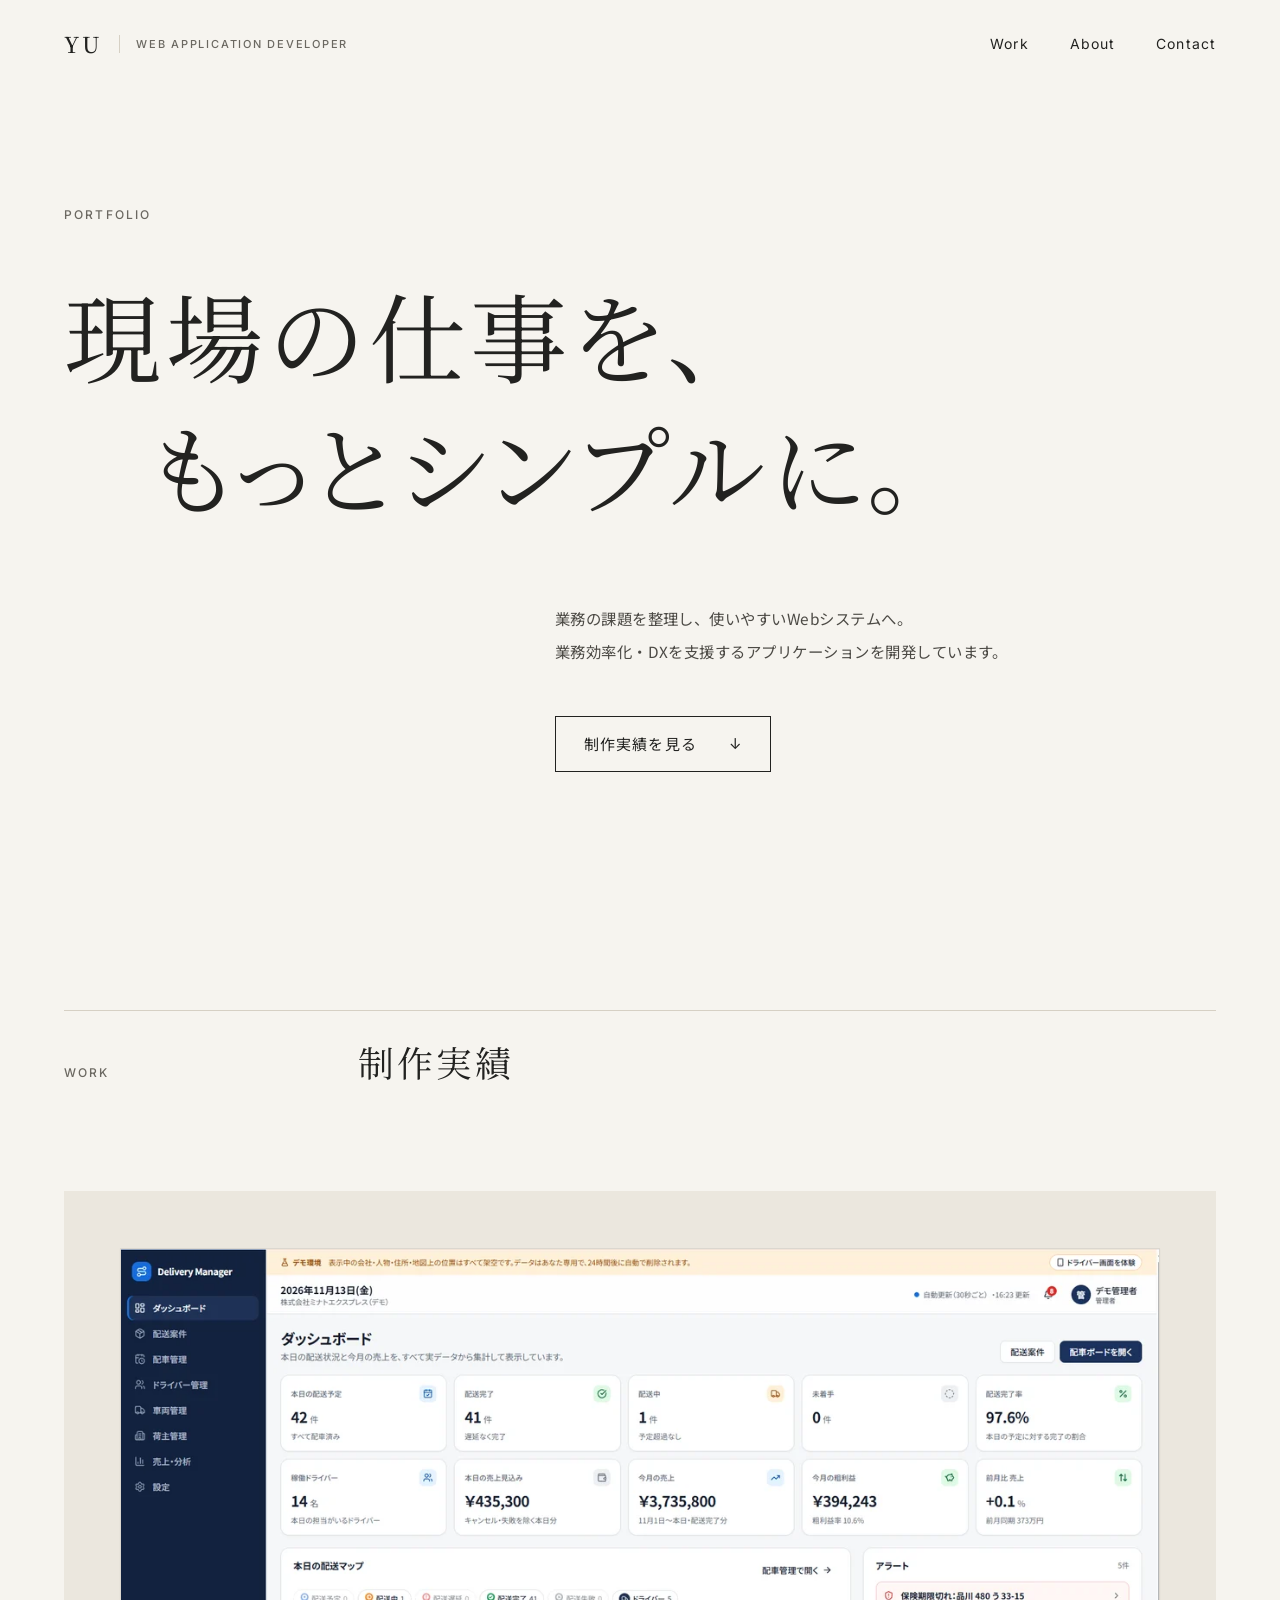
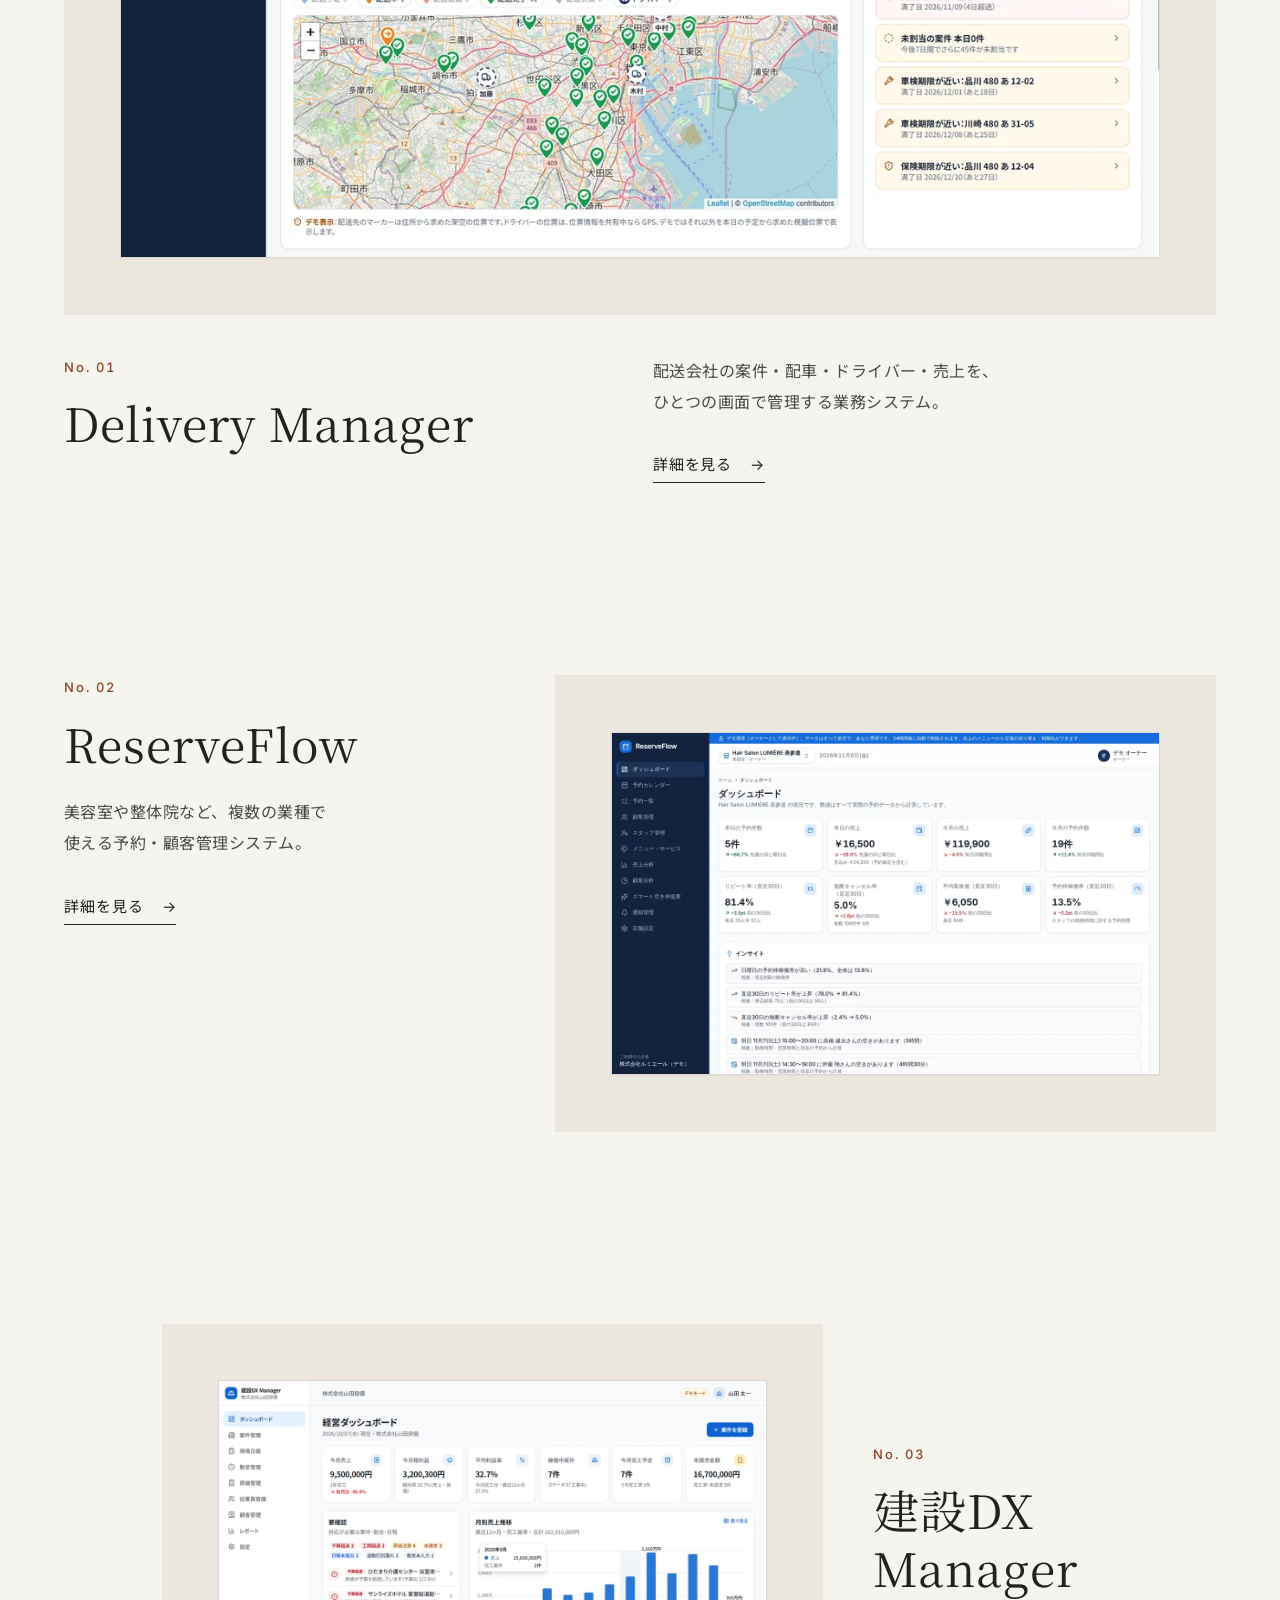
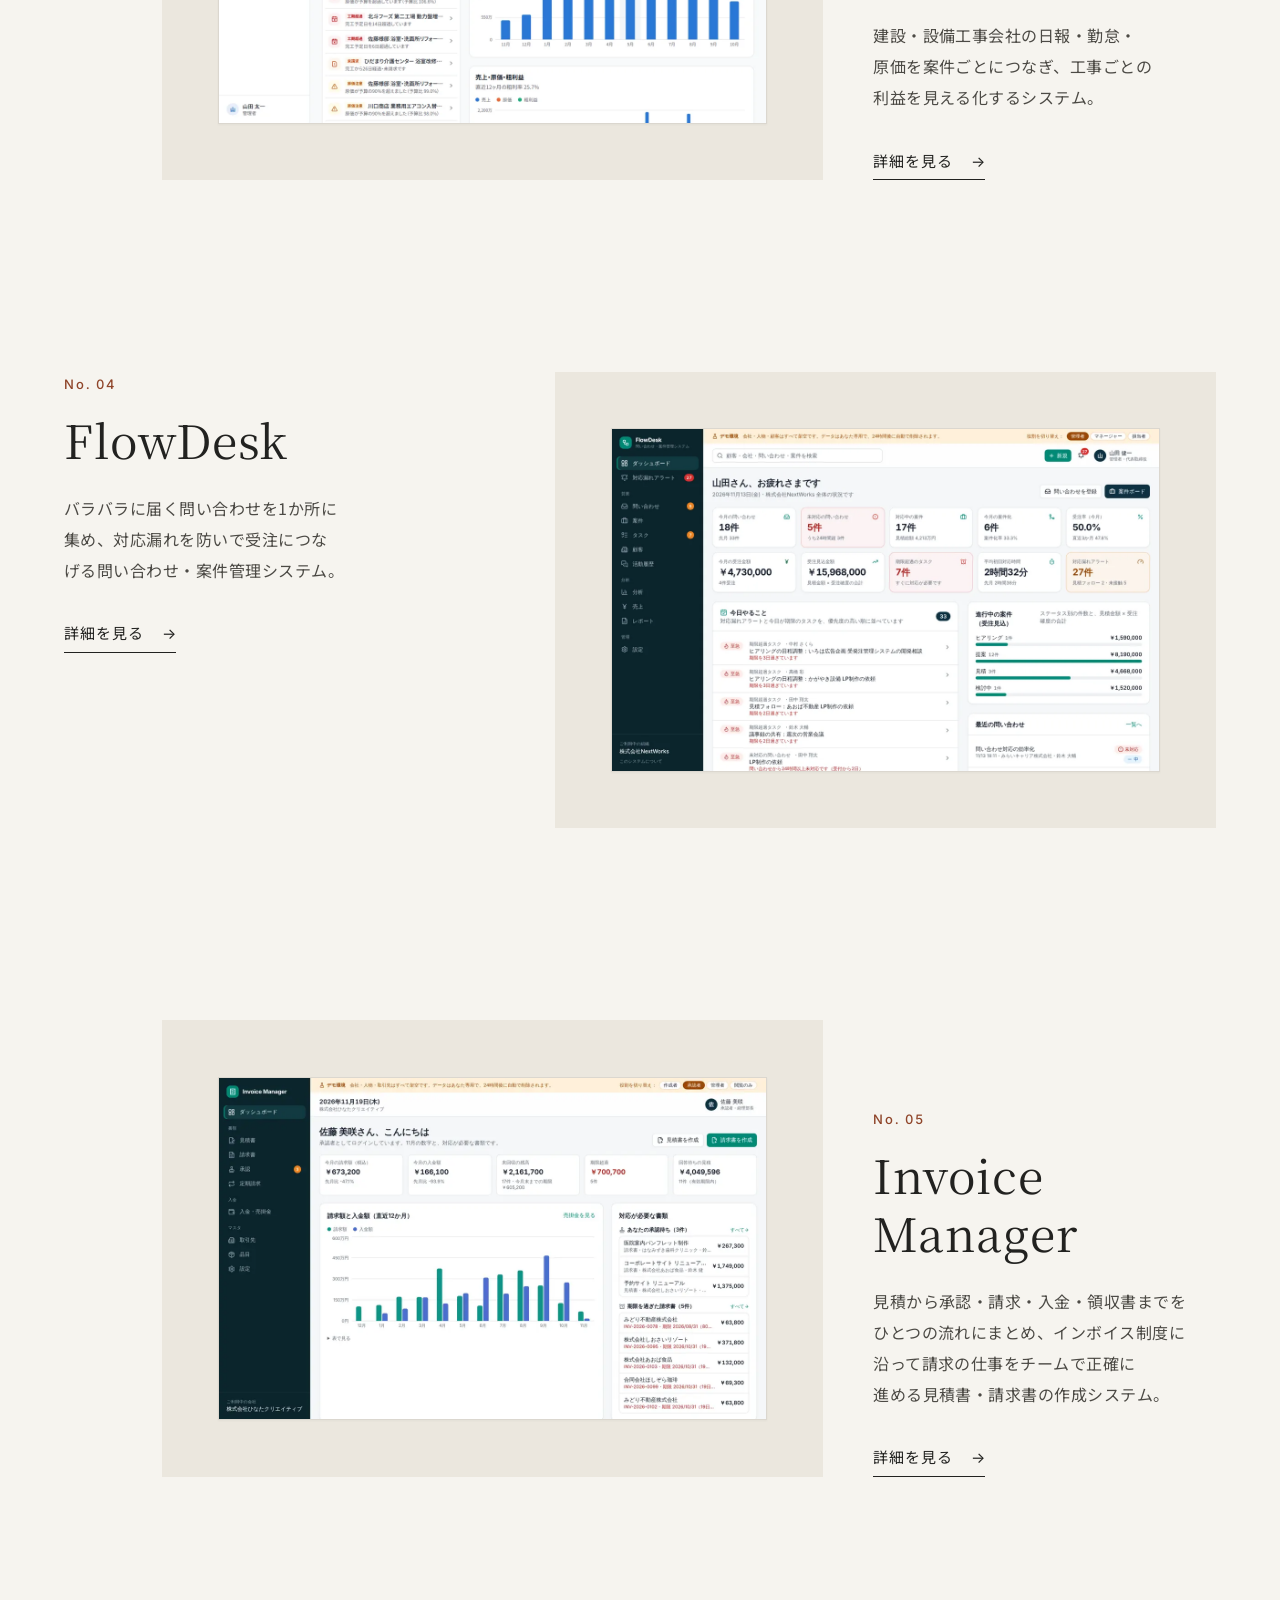
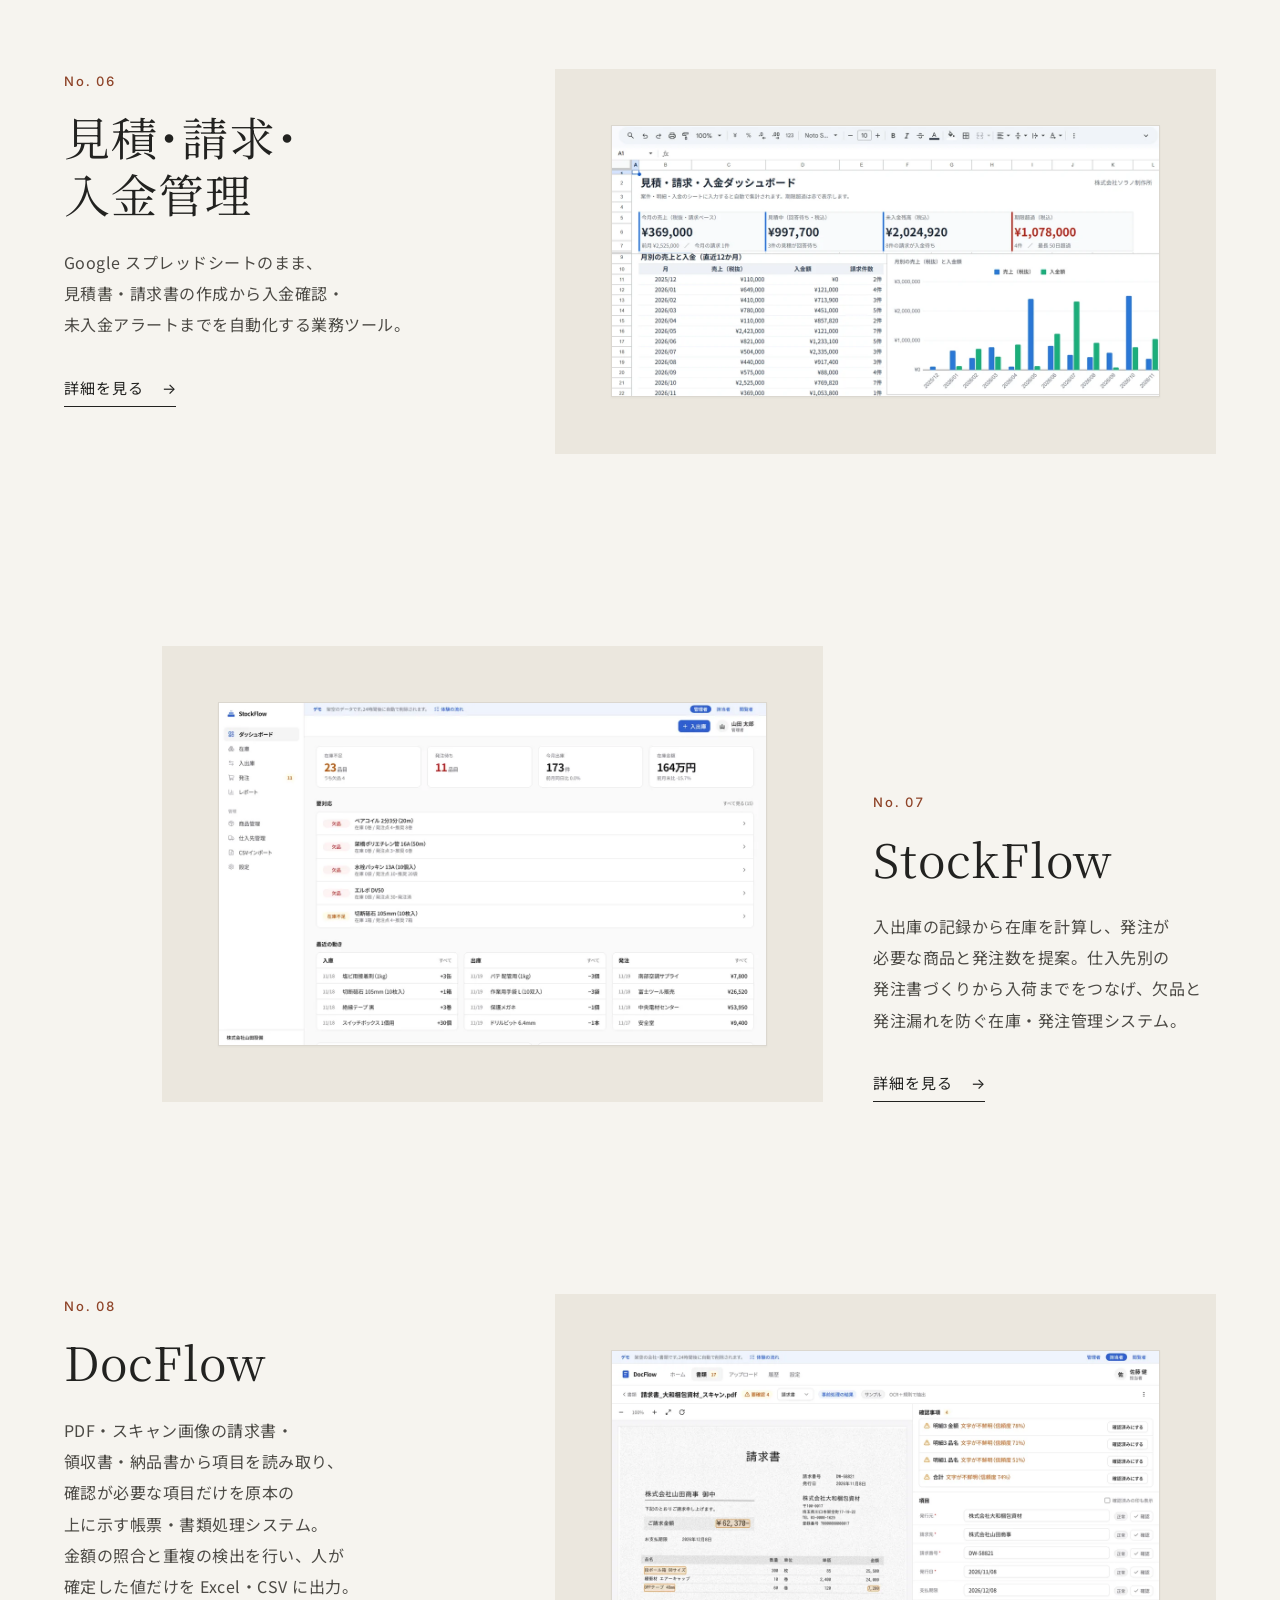
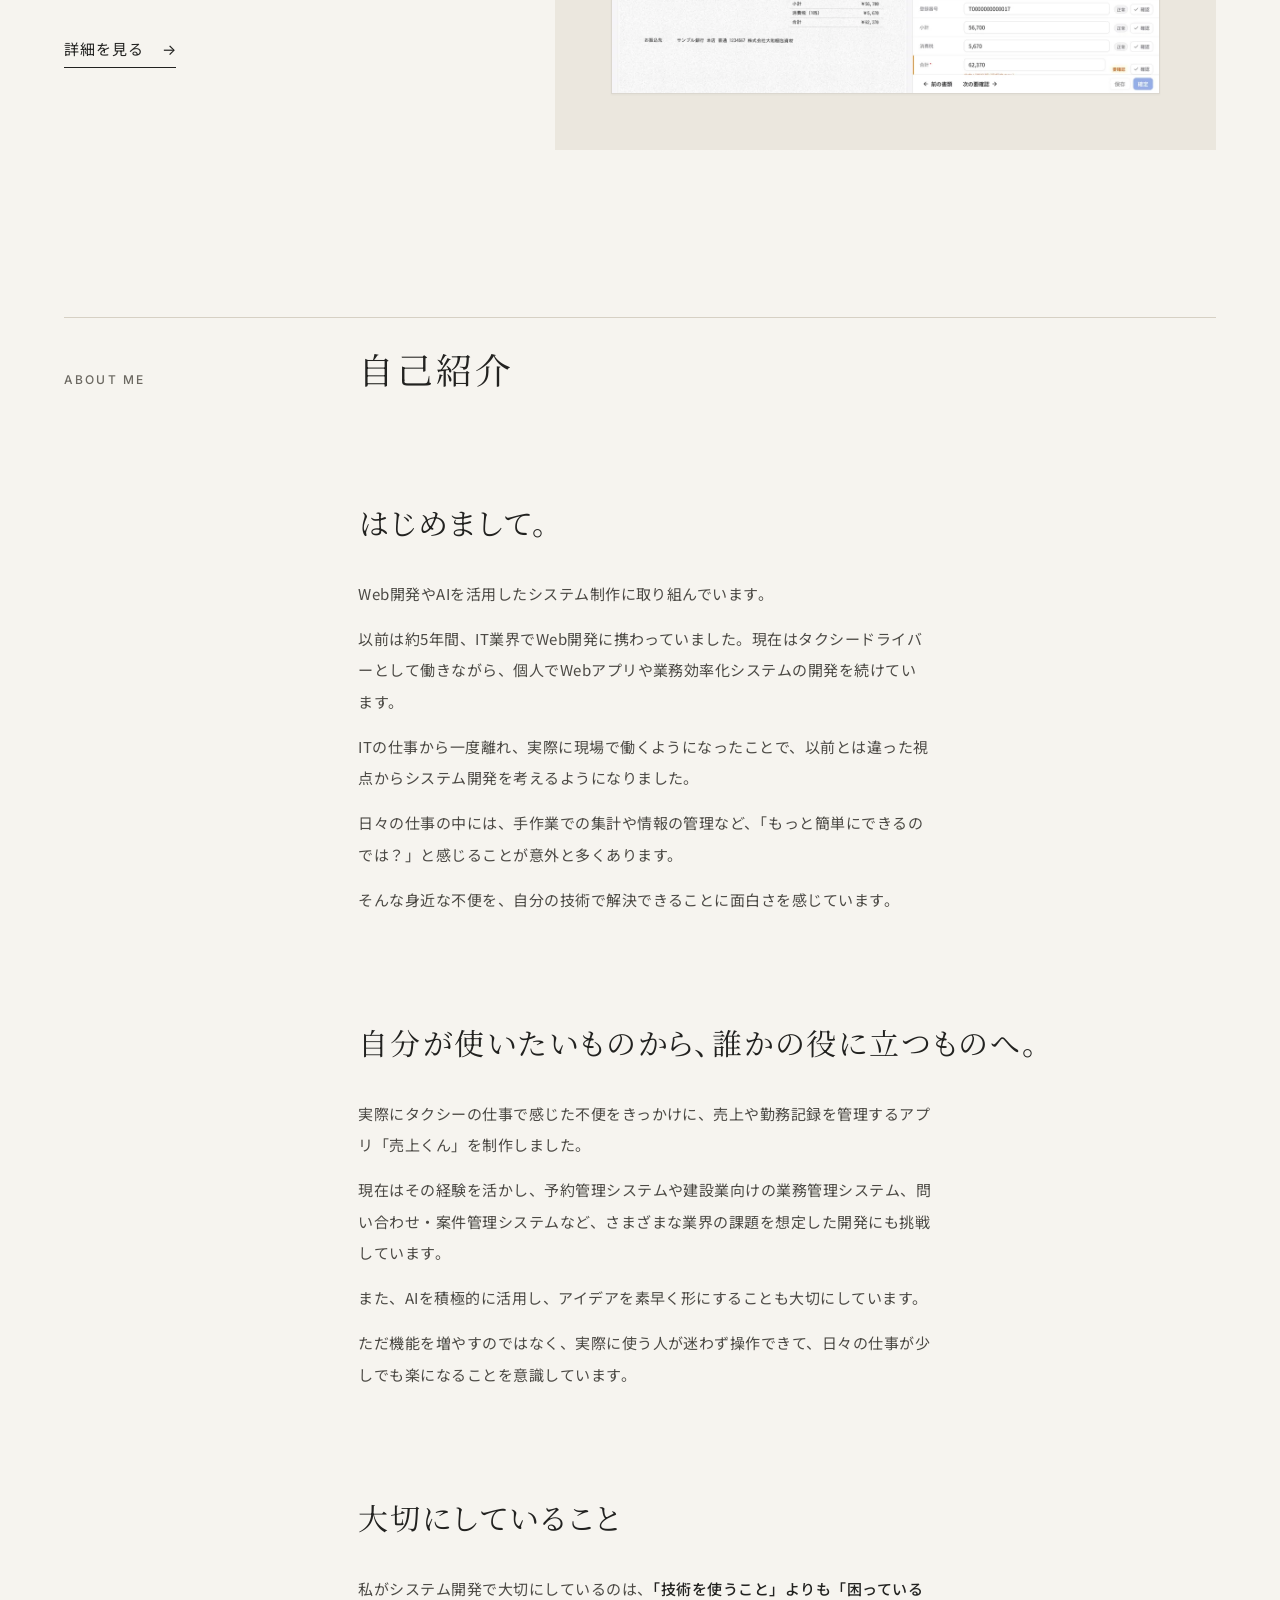
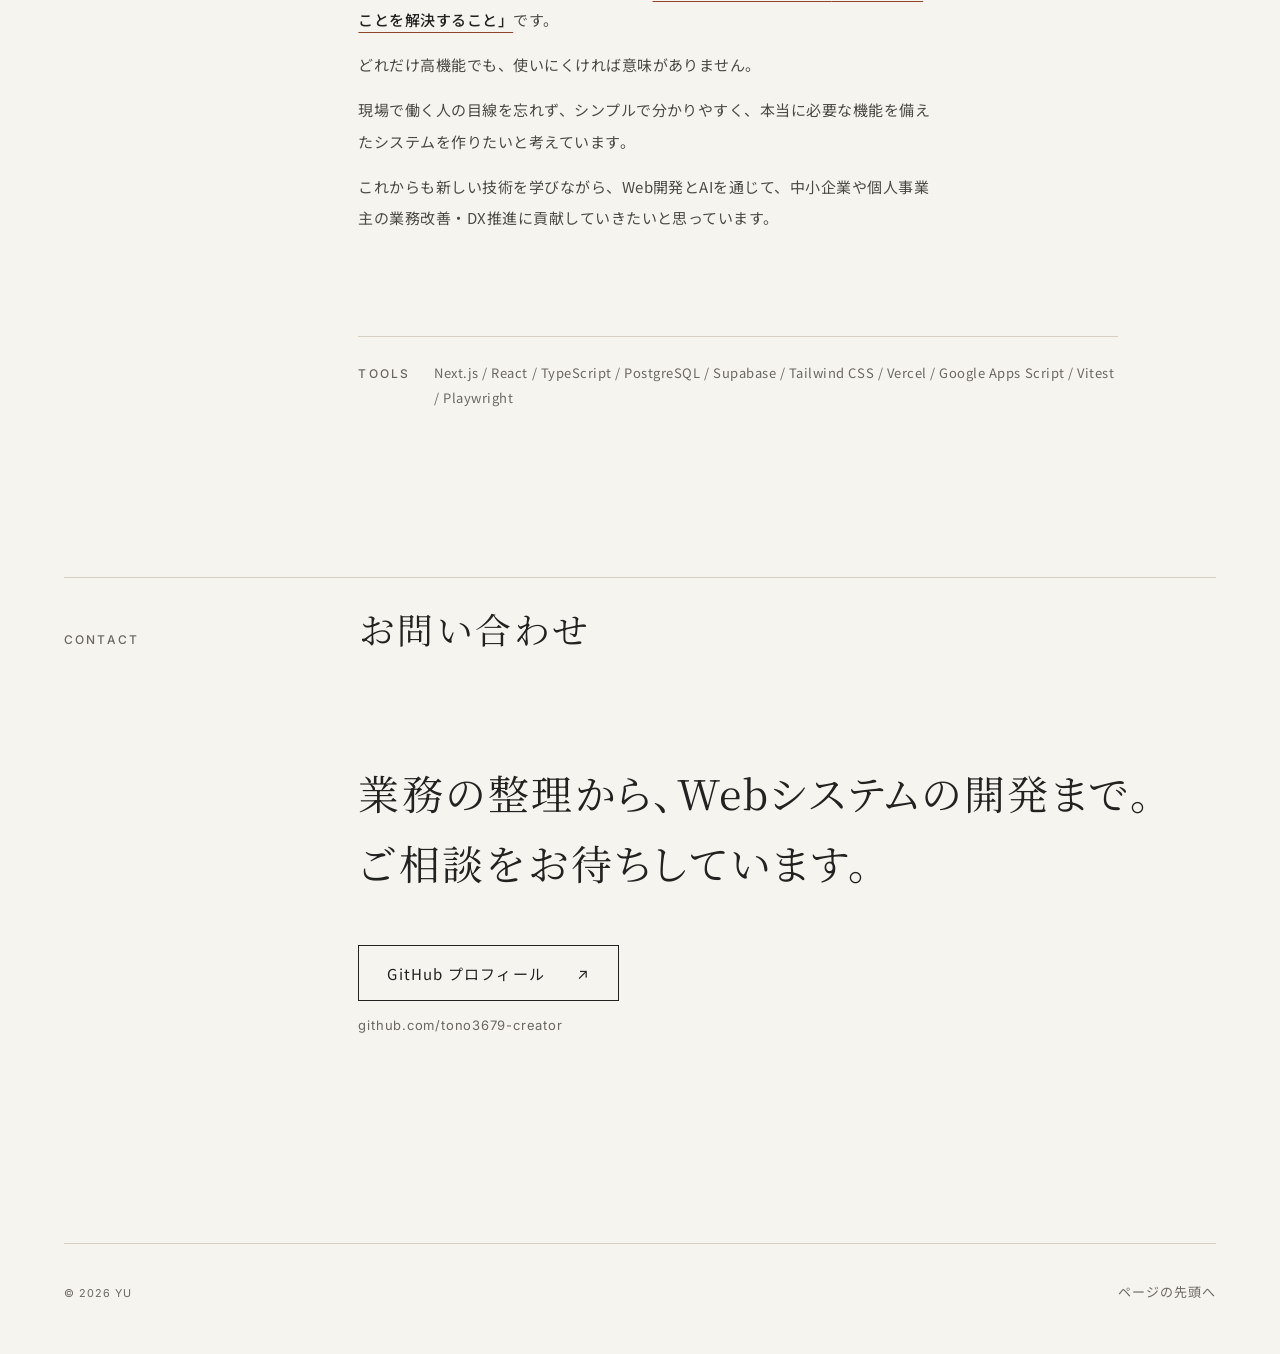
<file: index.html>
<!doctype html>
<html lang="ja">
<head>
<meta charset="utf-8">
<meta name="viewport" content="width=device-width, initial-scale=1">
<title>YU Portfolio | 業務効率化・DXを支援するWebアプリケーション開発</title>
<meta name="description" content="業務の課題を整理し、使いやすいWebシステムへ。配送・予約・建設業向けの業務管理システムや問い合わせ・案件管理システム、スプレッドシートでの請求業務の自動化など、業務効率化・DXを支援するアプリケーションを開発しています。">
<link rel="canonical" href="https://tono3679-creator.github.io/">
<meta name="theme-color" content="#f6f4ef">
<meta property="og:type" content="website">
<meta property="og:site_name" content="YU Portfolio">
<meta property="og:title" content="YU Portfolio | 業務効率化・DXを支援するWebアプリケーション開発">
<meta property="og:description" content="業務の課題を整理し、使いやすいWebシステムへ。配送・予約・建設業向けの業務管理システムや問い合わせ・案件管理システム、スプレッドシートでの請求業務の自動化など、業務効率化・DXを支援するアプリケーションを開発しています。">
<meta property="og:url" content="https://tono3679-creator.github.io/">
<meta property="og:image" content="https://tono3679-creator.github.io/images/og.jpg">
<meta property="og:locale" content="ja_JP">
<meta name="twitter:card" content="summary_large_image">
<link rel="icon" href="favicon.svg" type="image/svg+xml">
<link rel="preconnect" href="https://fonts.googleapis.com">
<link rel="preconnect" href="https://fonts.gstatic.com" crossorigin>
<link rel="stylesheet" href="https://fonts.googleapis.com/css2?family=Inter:wght@400;500&family=Noto+Sans+JP:wght@400;500&family=Noto+Serif+JP:wght@400;500&display=swap">
<link rel="stylesheet" href="assets/css/style.css">
</head>
<body id="top">
<a class="skip-link" href="#main">本文へ移動</a>
<header class="site-header">
  <div class="container">
    <a class="logo" href="./" aria-label="YU（Web Application Developer）トップページ"><span class="logo-name">YU</span><span class="logo-role" aria-hidden="true">Web Application Developer</span></a>
    <nav class="nav" aria-label="メイン">
      <ul>
        <li><a class="u" href="#work">Work</a></li>
        <li><a class="u" href="#about">About</a></li>
        <li><a class="u" href="#contact">Contact</a></li>
      </ul>
    </nav>
  </div>
</header>

<main id="main">
  <section class="hero" aria-labelledby="hero-title">
    <div class="container">
      <p class="label">Portfolio</p>
      <h1 class="hero-title" id="hero-title"><span>現場の仕事を、</span><span>もっとシンプルに。</span></h1>
      <div class="hero-body grid">
        <p class="hero-lead"><span>業務の課題を整理し、使いやすいWebシステムへ。</span><br><span>業務効率化・DXを支援する</span><span>アプリケーションを開発しています。</span></p>
        <p class="hero-actions"><a class="button" href="#work">制作実績を見る <span class="arrow arrow--down" aria-hidden="true">↓</span></a></p>
      </div>
    </div>
  </section>

  <section class="section" id="work" aria-labelledby="work-title">
    <div class="container">
      <div class="section-head grid">
        <p class="label">Work</p>
        <h2 id="work-title">制作実績</h2>
      </div>
      <div class="works">
        <article class="work grid work--wide" aria-labelledby="w-delivery-manager">
          <header class="work-head">
            <span class="no">No. 01</span>
            <h3 class="work-title" id="w-delivery-manager"><a href="works/delivery-manager/">Delivery Manager</a></h3>
          </header>
          <figure class="work-figure">
            <a class="frame" href="works/delivery-manager/" tabindex="-1" aria-hidden="true"><img src="images/delivery-dashboard-2026-11.webp" width="1200" height="704" alt="" decoding="async" loading="lazy"></a>
          </figure>
          <div class="work-body">
            <p class="work-desc">配送会社の案件・配車・ドライバー・売上を、ひとつの画面で管理する業務システム。</p>
            <p class="work-more"><a class="text-link" href="works/delivery-manager/">詳細を見る<span class="visually-hidden">（Delivery Manager）</span> <span class="arrow" aria-hidden="true">→</span></a></p>
          </div>
        </article>
        <article class="work grid work--right" aria-labelledby="w-reserveflow">
          <header class="work-head">
            <span class="no">No. 02</span>
            <h3 class="work-title" id="w-reserveflow"><a href="works/reserveflow/">ReserveFlow</a></h3>
          </header>
          <figure class="work-figure">
            <a class="frame" href="works/reserveflow/" tabindex="-1" aria-hidden="true"><img src="images/reserveflow-dashboard.webp" width="1200" height="750" alt="" decoding="async" loading="lazy"></a>
          </figure>
          <div class="work-body">
            <p class="work-desc">美容室や整体院など、複数の業種で使える予約・顧客管理システム。</p>
            <p class="work-more"><a class="text-link" href="works/reserveflow/">詳細を見る<span class="visually-hidden">（ReserveFlow）</span> <span class="arrow" aria-hidden="true">→</span></a></p>
          </div>
        </article>
        <article class="work grid work--left" aria-labelledby="w-kensetsu-dx-manager">
          <header class="work-head">
            <span class="no">No. 03</span>
            <h3 class="work-title" id="w-kensetsu-dx-manager"><a href="works/kensetsu-dx-manager/">建設DX Manager</a></h3>
          </header>
          <figure class="work-figure">
            <a class="frame" href="works/kensetsu-dx-manager/" tabindex="-1" aria-hidden="true"><img src="images/kensetsu-dashboard.webp" width="1200" height="750" alt="" decoding="async" loading="lazy"></a>
          </figure>
          <div class="work-body">
            <p class="work-desc">建設・設備工事会社の日報・勤怠・原価を案件ごとにつなぎ、工事ごとの利益を見える化するシステム。</p>
            <p class="work-more"><a class="text-link" href="works/kensetsu-dx-manager/">詳細を見る<span class="visually-hidden">（建設DX Manager）</span> <span class="arrow" aria-hidden="true">→</span></a></p>
          </div>
        </article>
        <article class="work grid work--right" aria-labelledby="w-flowdesk">
          <header class="work-head">
            <span class="no">No. 04</span>
            <h3 class="work-title" id="w-flowdesk"><a href="works/flowdesk/">FlowDesk</a></h3>
          </header>
          <figure class="work-figure">
            <a class="frame" href="works/flowdesk/" tabindex="-1" aria-hidden="true"><img src="images/flowdesk-dashboard.webp" width="1200" height="750" alt="" decoding="async" loading="lazy"></a>
          </figure>
          <div class="work-body">
            <p class="work-desc">バラバラに届く問い合わせを1か所に集め、対応漏れを防いで受注につなげる問い合わせ・案件管理システム。</p>
            <p class="work-more"><a class="text-link" href="works/flowdesk/">詳細を見る<span class="visually-hidden">（FlowDesk）</span> <span class="arrow" aria-hidden="true">→</span></a></p>
          </div>
        </article>
        <article class="work grid work--left" aria-labelledby="w-invoice-manager">
          <header class="work-head">
            <span class="no">No. 05</span>
            <h3 class="work-title" id="w-invoice-manager"><a href="works/invoice-manager/">Invoice Manager</a></h3>
          </header>
          <figure class="work-figure">
            <a class="frame" href="works/invoice-manager/" tabindex="-1" aria-hidden="true"><img src="images/invoice-dashboard.webp" width="1200" height="750" alt="" decoding="async" loading="lazy"></a>
          </figure>
          <div class="work-body">
            <p class="work-desc">見積から承認・請求・入金・領収書までをひとつの流れにまとめ、インボイス制度に沿って請求の仕事をチームで正確に進める見積書・請求書の作成システム。</p>
            <p class="work-more"><a class="text-link" href="works/invoice-manager/">詳細を見る<span class="visually-hidden">（Invoice Manager）</span> <span class="arrow" aria-hidden="true">→</span></a></p>
          </div>
        </article>
        <article class="work grid work--right" aria-labelledby="w-gas-billing-system">
          <header class="work-head">
            <span class="no">No. 06</span>
            <h3 class="work-title" id="w-gas-billing-system"><a href="works/gas-billing-system/">見積・請求・入金管理</a></h3>
          </header>
          <figure class="work-figure">
            <a class="frame" href="works/gas-billing-system/" tabindex="-1" aria-hidden="true"><img src="images/gas-billing-dashboard.webp" width="1200" height="594" alt="" decoding="async" loading="lazy"></a>
          </figure>
          <div class="work-body">
            <p class="work-desc">Google スプレッドシートのまま、見積書・請求書の作成から入金確認・未入金アラートまでを自動化する業務ツール。</p>
            <p class="work-more"><a class="text-link" href="works/gas-billing-system/">詳細を見る<span class="visually-hidden">（見積・請求・入金管理）</span> <span class="arrow" aria-hidden="true">→</span></a></p>
          </div>
        </article>
        <article class="work grid work--left" aria-labelledby="w-stockflow">
          <header class="work-head">
            <span class="no">No. 07</span>
            <h3 class="work-title" id="w-stockflow"><a href="works/stockflow/">StockFlow</a></h3>
          </header>
          <figure class="work-figure">
            <a class="frame" href="works/stockflow/" tabindex="-1" aria-hidden="true"><img src="images/stockflow-dashboard.webp" width="1200" height="750" alt="" decoding="async" loading="lazy"></a>
          </figure>
          <div class="work-body">
            <p class="work-desc">入出庫の記録から在庫を計算し、発注が必要な商品と発注数を提案。仕入先別の発注書づくりから入荷までをつなげ、欠品と発注漏れを防ぐ在庫・発注管理システム。</p>
            <p class="work-more"><a class="text-link" href="works/stockflow/">詳細を見る<span class="visually-hidden">（StockFlow）</span> <span class="arrow" aria-hidden="true">→</span></a></p>
          </div>
        </article>
        <article class="work grid work--right" aria-labelledby="w-docflow">
          <header class="work-head">
            <span class="no">No. 08</span>
            <h3 class="work-title" id="w-docflow"><a href="works/docflow/">DocFlow</a></h3>
          </header>
          <figure class="work-figure">
            <a class="frame" href="works/docflow/" tabindex="-1" aria-hidden="true"><img src="images/docflow-review.webp" width="1200" height="750" alt="" decoding="async" loading="lazy"></a>
          </figure>
          <div class="work-body">
            <p class="work-desc">PDF・スキャン画像の請求書・領収書・納品書から項目を読み取り、確認が必要な項目だけを原本の上に示す帳票・書類処理システム。金額の照合と重複の検出を行い、人が確定した値だけを Excel・CSV に出力。</p>
            <p class="work-more"><a class="text-link" href="works/docflow/">詳細を見る<span class="visually-hidden">（DocFlow）</span> <span class="arrow" aria-hidden="true">→</span></a></p>
          </div>
        </article>
      </div>
    </div>
  </section>

  <section class="section" id="about" aria-labelledby="about-title">
    <div class="container">
      <div class="section-head grid">
        <p class="label">About Me</p>
        <h2 id="about-title">自己紹介</h2>
      </div>
      <div class="grid">
        <div class="about-body">
          <section class="about-part" aria-labelledby="about-hello">
            <h3 class="about-heading" id="about-hello">はじめまして。</h3>
            <div class="about-text">
              <p>Web開発やAIを活用したシステム制作に取り組んでいます。</p>
              <p>以前は約5年間、IT業界でWeb開発に携わっていました。現在はタクシードライバーとして働きながら、個人でWebアプリや業務効率化システムの開発を続けています。</p>
              <p>ITの仕事から一度離れ、実際に現場で働くようになったことで、以前とは違った視点からシステム開発を考えるようになりました。</p>
              <p>日々の仕事の中には、手作業での集計や情報の管理など、「もっと簡単にできるのでは？」と感じることが意外と多くあります。</p>
              <p>そんな身近な不便を、自分の技術で解決できることに面白さを感じています。</p>
            </div>
          </section>
          <section class="about-part" aria-labelledby="about-why">
            <h3 class="about-heading" id="about-why"><span class="nb">自分が使いたいものから、</span><span class="nb">誰かの役に立つものへ。</span></h3>
            <div class="about-text">
              <p>実際にタクシーの仕事で感じた不便をきっかけに、売上や勤務記録を管理するアプリ「売上くん」を制作しました。</p>
              <p>現在はその経験を活かし、予約管理システムや建設業向けの業務管理システム、問い合わせ・案件管理システムなど、さまざまな業界の課題を想定した開発にも挑戦しています。</p>
              <p>また、AIを積極的に活用し、アイデアを素早く形にすることも大切にしています。</p>
              <p>ただ機能を増やすのではなく、実際に使う人が迷わず操作できて、日々の仕事が少しでも楽になることを意識しています。</p>
            </div>
          </section>
          <section class="about-part" aria-labelledby="about-value">
            <h3 class="about-heading" id="about-value">大切にしていること</h3>
            <div class="about-text">
              <p>私がシステム開発で大切にしているのは、<strong>「技術を使うこと」よりも<wbr>「困っていることを解決すること」</strong>です。</p>
              <p>どれだけ高機能でも、使いにくければ意味がありません。</p>
              <p>現場で働く人の目線を忘れず、シンプルで分かりやすく、本当に必要な機能を備えたシステムを作りたいと考えています。</p>
              <p>これからも新しい技術を学びながら、Web開発とAIを通じて、中小企業や個人事業主の業務改善・DX推進に貢献していきたいと思っています。</p>
            </div>
          </section>
          <dl class="tools">
            <dt class="label">Tools</dt>
            <dd>Next.js / React / TypeScript / PostgreSQL / Supabase / Tailwind CSS / Vercel / Google Apps Script / Vitest / Playwright</dd>
          </dl>
        </div>
      </div>
    </div>
  </section>

  <section class="section" id="contact" aria-labelledby="contact-title">
    <div class="container">
      <div class="section-head grid">
        <p class="label">Contact</p>
        <h2 id="contact-title">お問い合わせ</h2>
      </div>
      <div class="grid">
        <div class="contact-body">
          <p class="contact-lead">業務の整理から、<wbr>Webシステムの開発まで。<br>ご相談をお待ちしています。</p>
          <p class="contact-actions">
            <a class="button" href="https://github.com/tono3679-creator" target="_blank" rel="noopener">GitHub プロフィール <span class="arrow arrow--out" aria-hidden="true">↗</span><span class="visually-hidden">（新しいタブで開きます）</span></a>
            <span class="sub">github.com/tono3679-creator</span>
          </p>
        </div>
      </div>
    </div>
  </section>
</main>

<footer class="site-footer">
  <div class="container">
    <div class="footer-inner">
      <p><small>&copy; 2026 YU</small></p>
      <a class="u" href="#top">ページの先頭へ</a>
    </div>
  </div>
</footer>
</body>
</html>
</file>
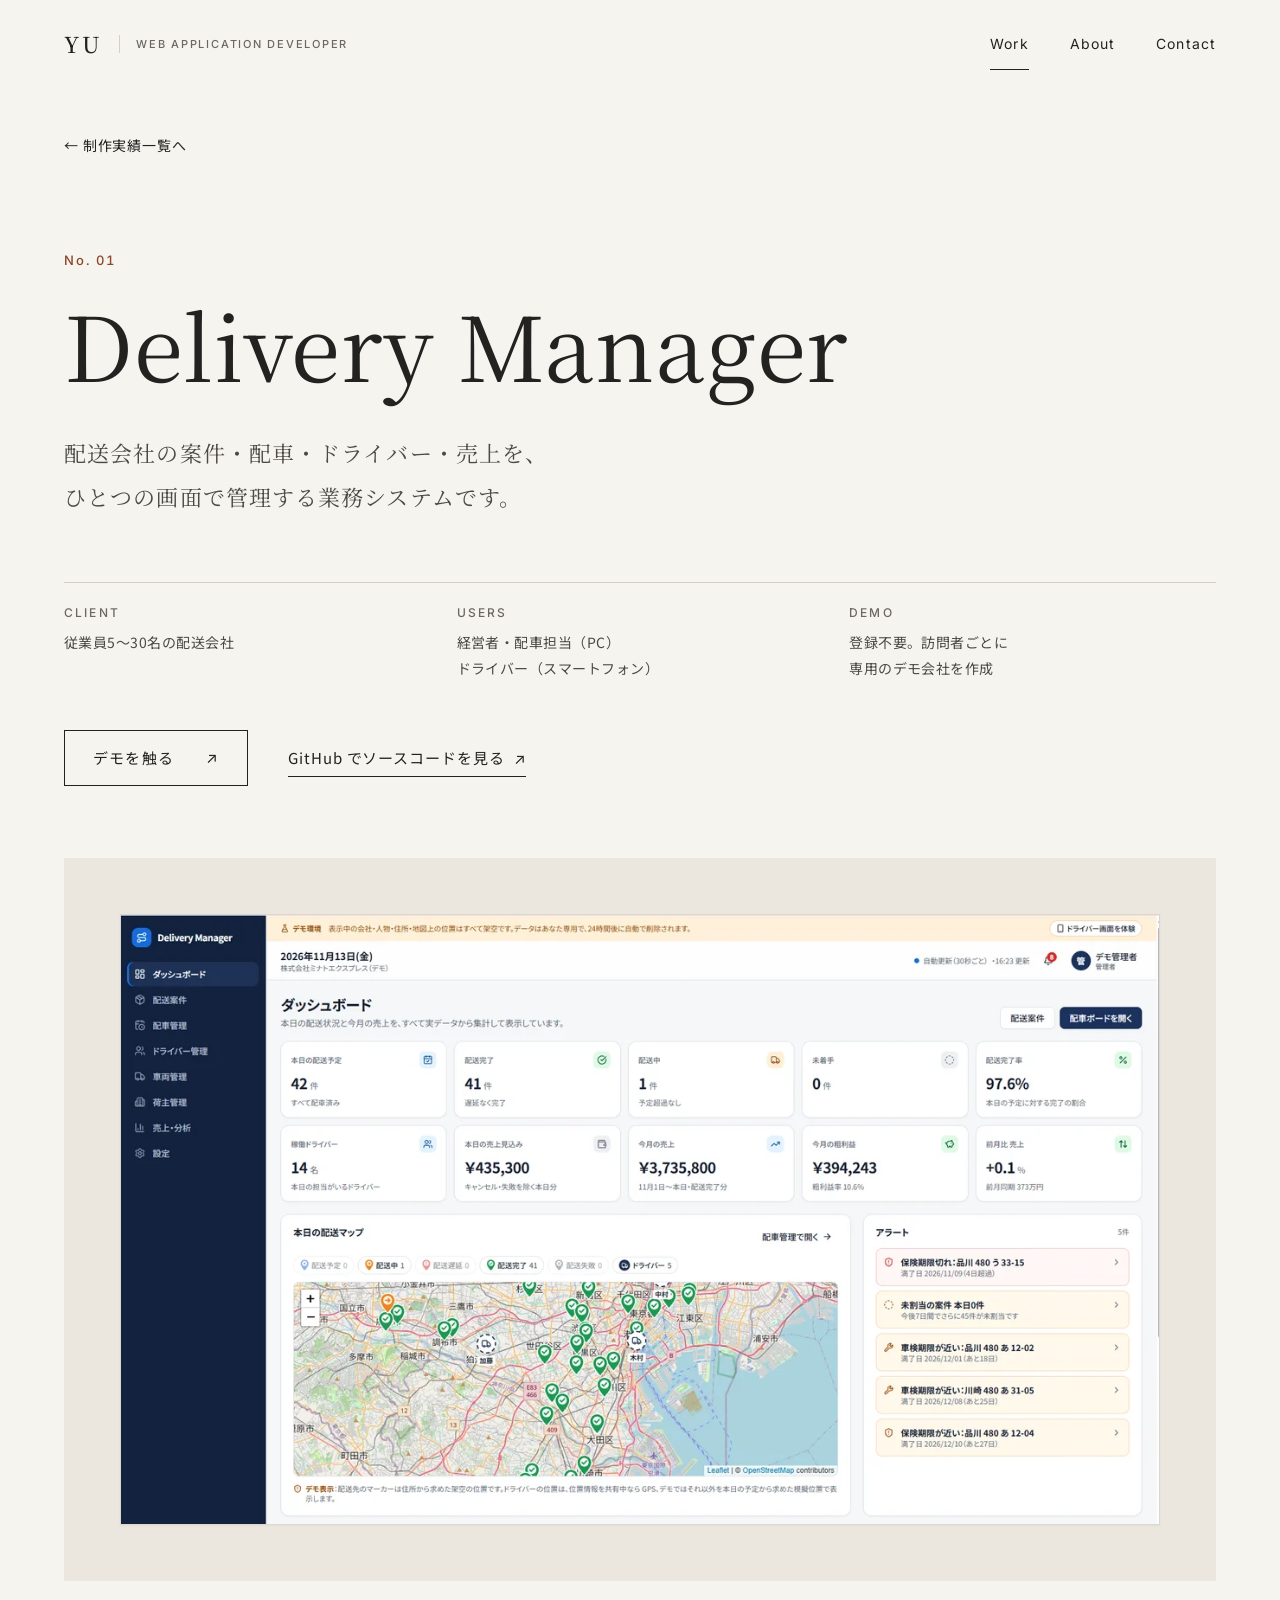
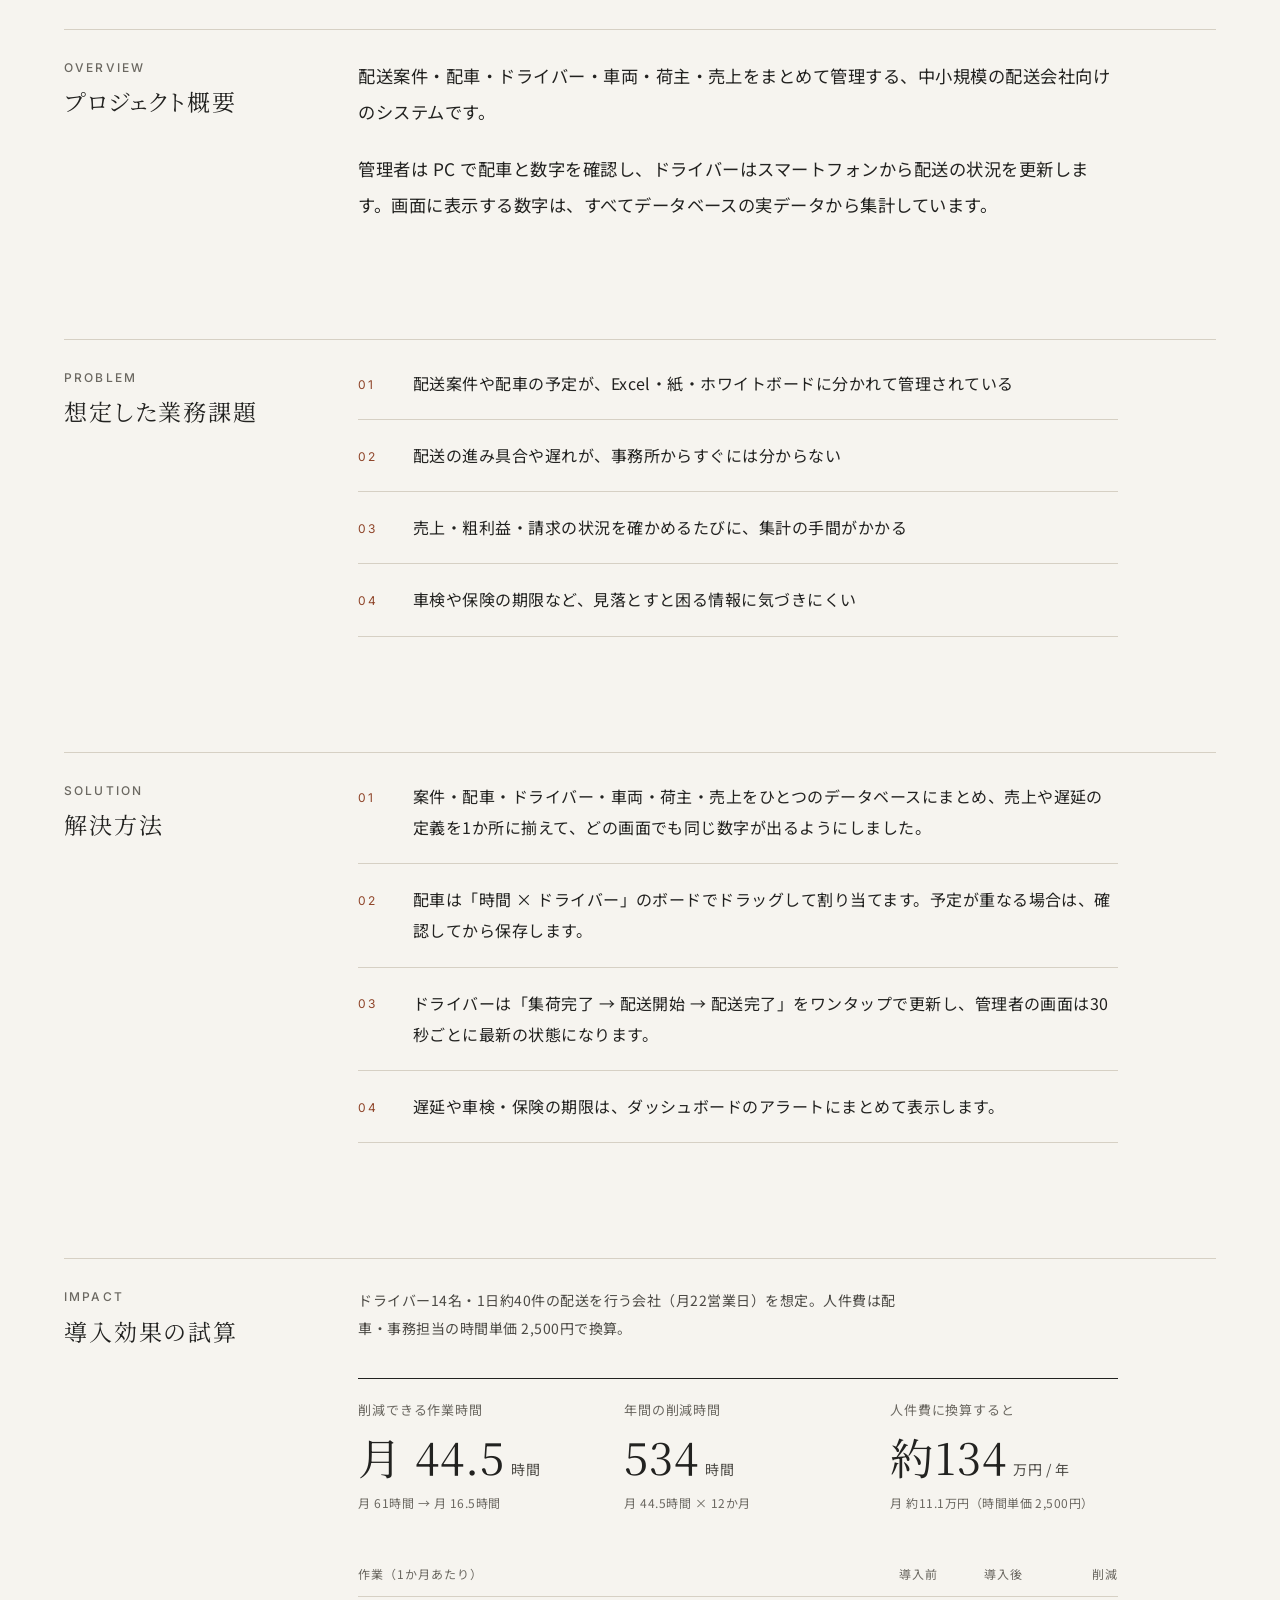
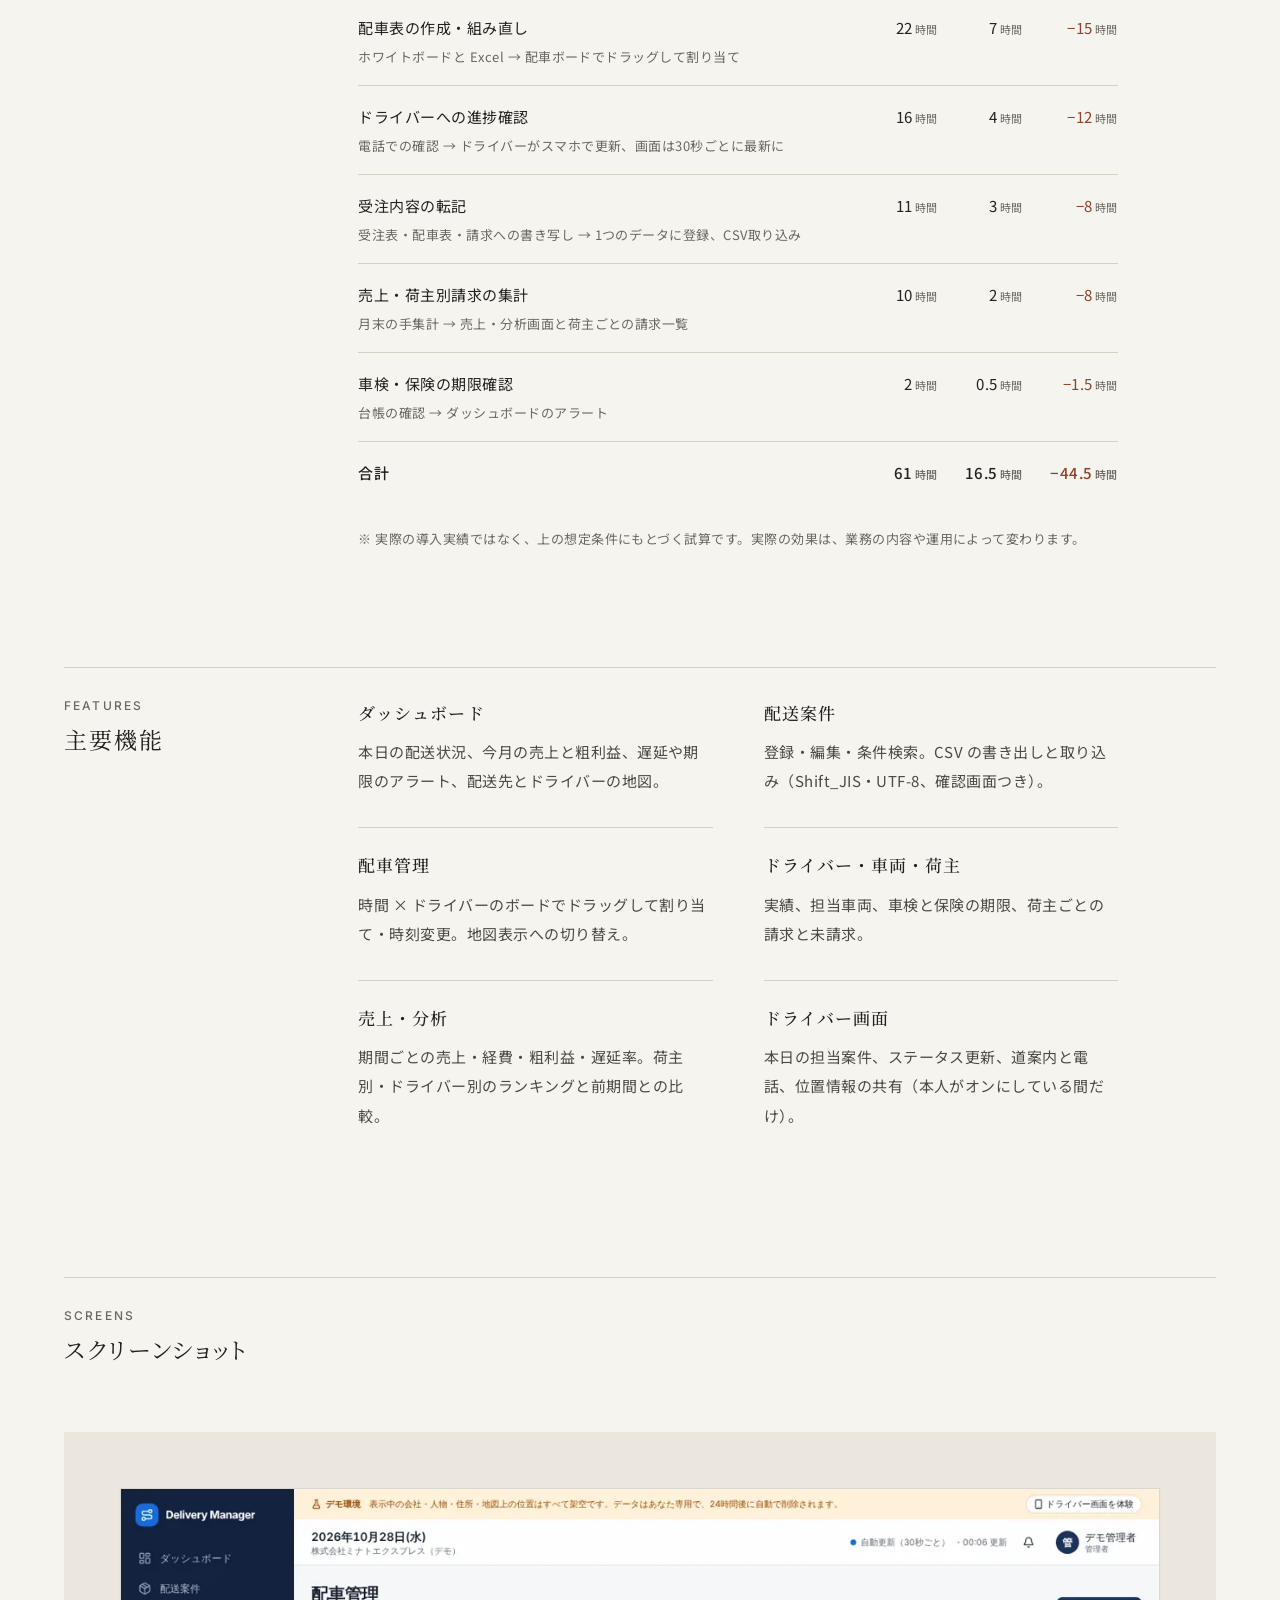
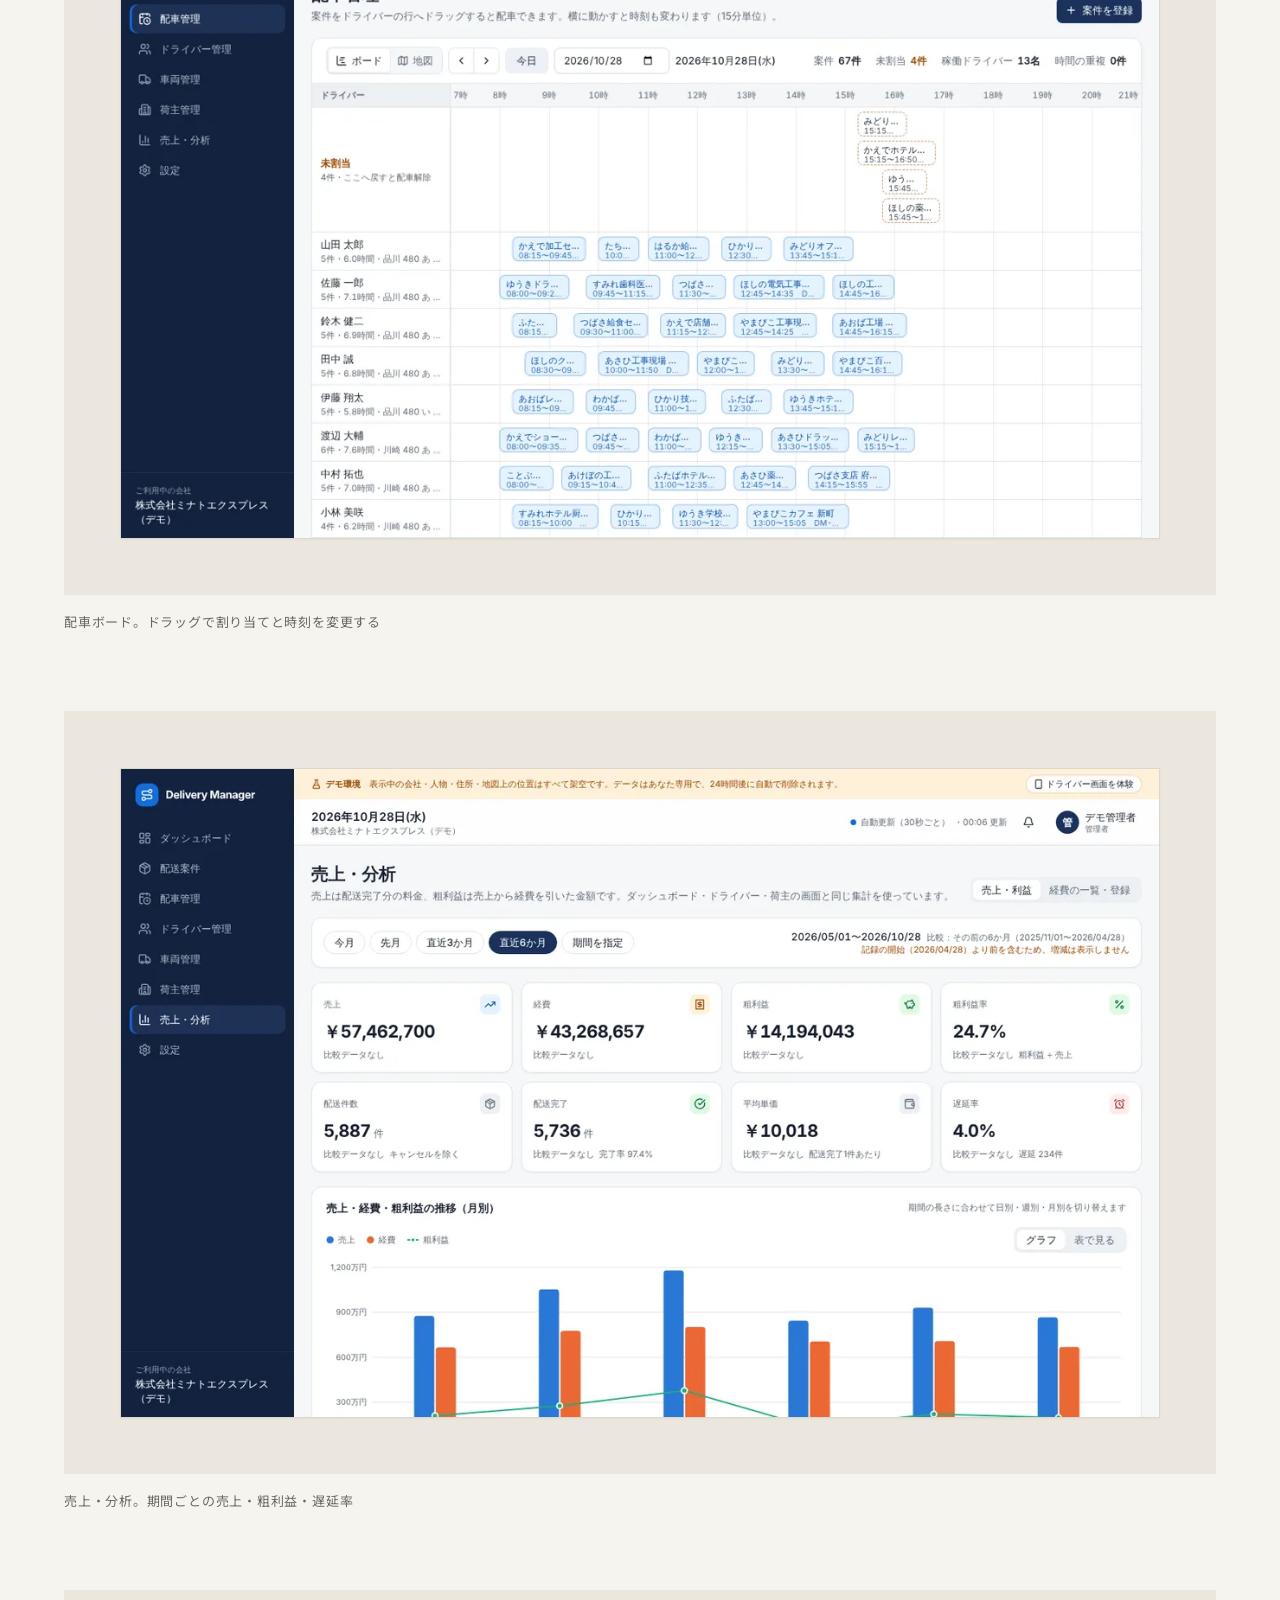
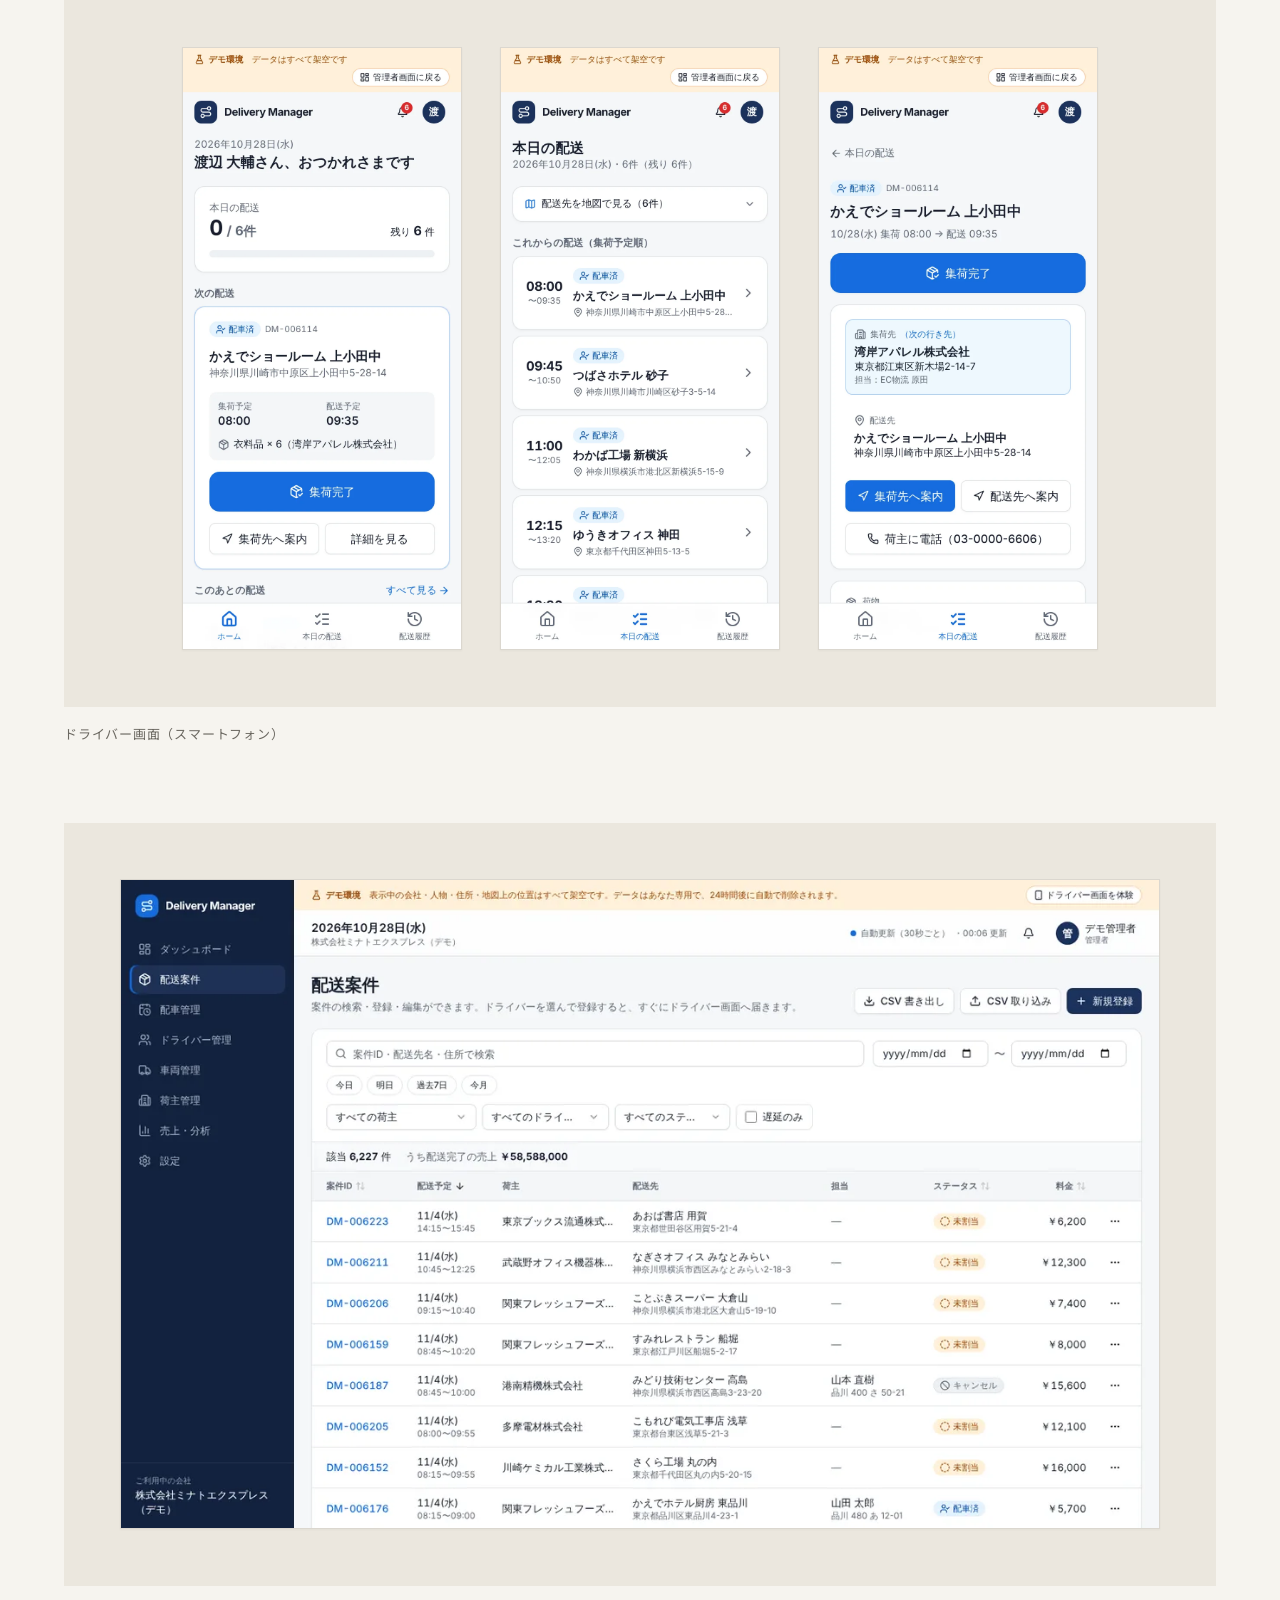
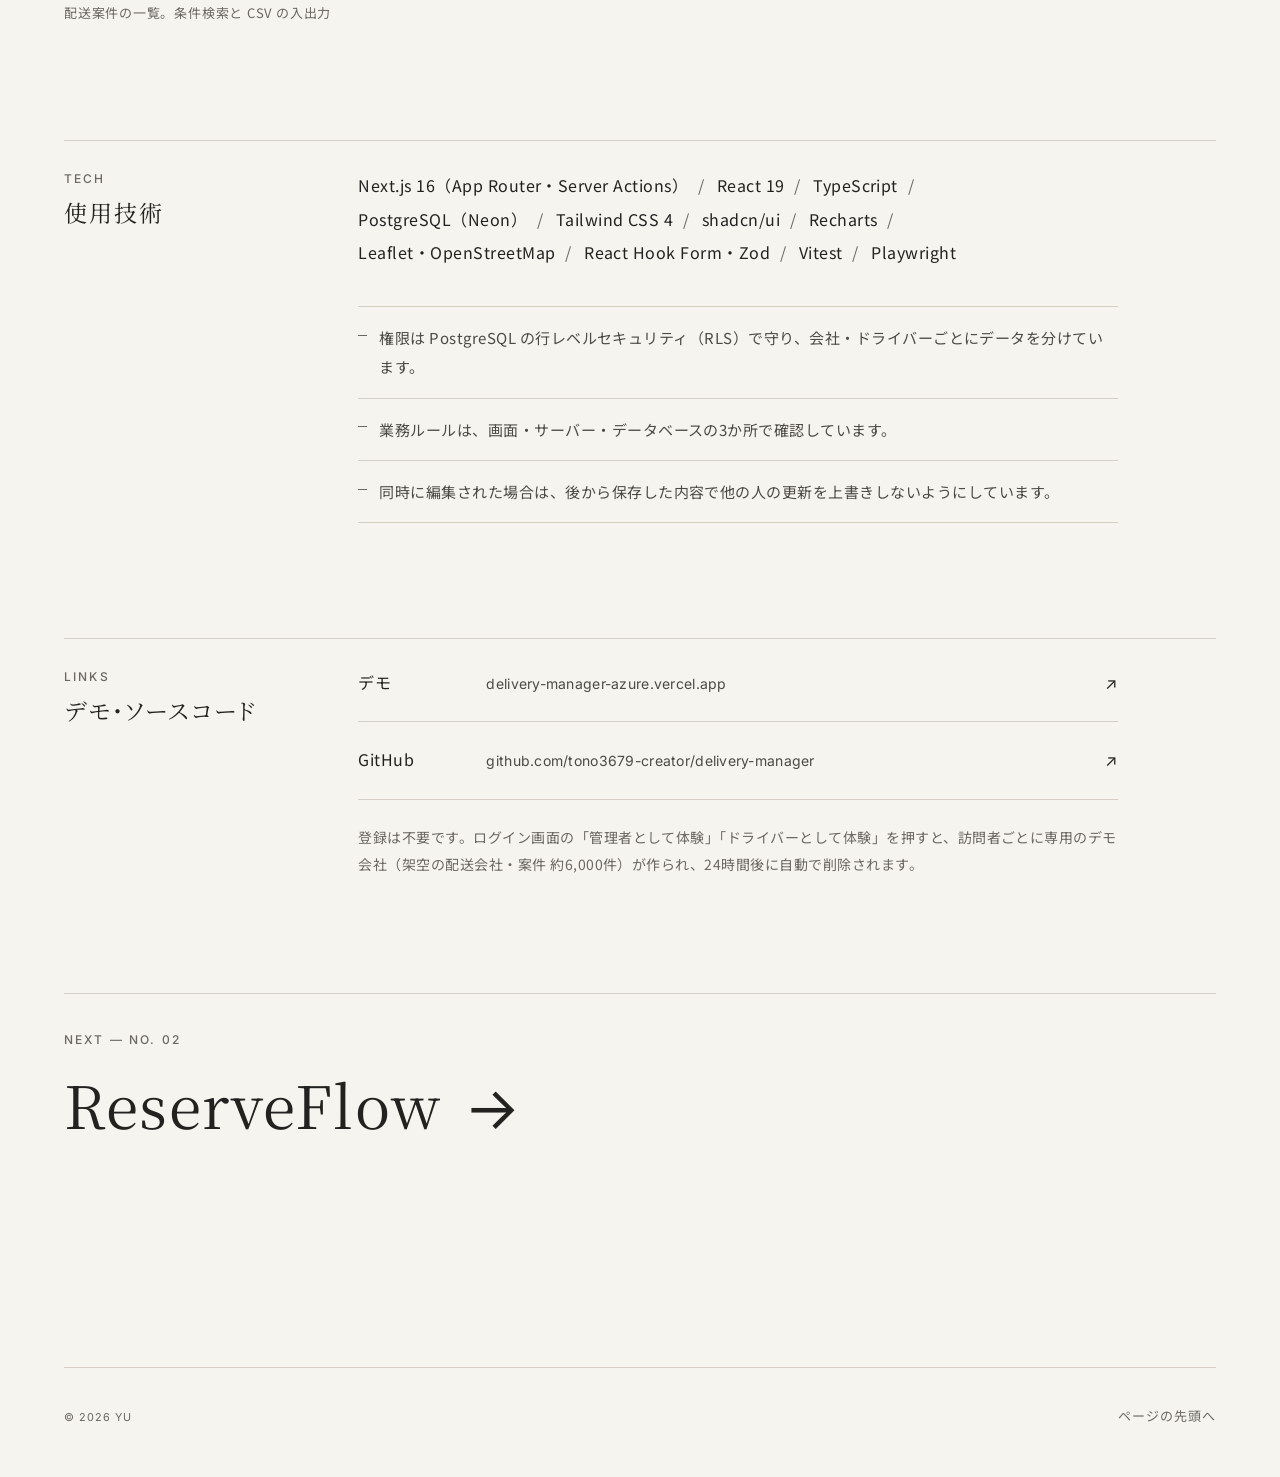
<file: works/delivery-manager/index.html>
<!doctype html>
<html lang="ja">
<head>
<meta charset="utf-8">
<meta name="viewport" content="width=device-width, initial-scale=1">
<title>Delivery Manager | YU Portfolio</title>
<meta name="description" content="従業員5〜30名の配送会社向けの業務管理システム。配送案件・配車・ドライバー・車両・荷主・売上を一元管理します。">
<link rel="canonical" href="https://tono3679-creator.github.io/works/delivery-manager/">
<meta name="theme-color" content="#f6f4ef">
<meta property="og:type" content="article">
<meta property="og:site_name" content="YU Portfolio">
<meta property="og:title" content="Delivery Manager | YU Portfolio">
<meta property="og:description" content="従業員5〜30名の配送会社向けの業務管理システム。配送案件・配車・ドライバー・車両・荷主・売上を一元管理します。">
<meta property="og:url" content="https://tono3679-creator.github.io/works/delivery-manager/">
<meta property="og:image" content="https://tono3679-creator.github.io/images/og.jpg">
<meta property="og:locale" content="ja_JP">
<meta name="twitter:card" content="summary_large_image">
<link rel="icon" href="../../favicon.svg" type="image/svg+xml">
<link rel="preconnect" href="https://fonts.googleapis.com">
<link rel="preconnect" href="https://fonts.gstatic.com" crossorigin>
<link rel="stylesheet" href="https://fonts.googleapis.com/css2?family=Inter:wght@400;500&family=Noto+Sans+JP:wght@400;500&family=Noto+Serif+JP:wght@400;500&display=swap">
<link rel="stylesheet" href="../../assets/css/style.css">
</head>
<body id="top">
<a class="skip-link" href="#main">本文へ移動</a>
<header class="site-header">
  <div class="container">
    <a class="logo" href="../../" aria-label="YU（Web Application Developer）トップページ"><span class="logo-name">YU</span><span class="logo-role" aria-hidden="true">Web Application Developer</span></a>
    <nav class="nav" aria-label="メイン">
      <ul>
        <li><a class="u" href="../../#work" aria-current="page">Work</a></li>
        <li><a class="u" href="../../#about">About</a></li>
        <li><a class="u" href="../../#contact">Contact</a></li>
      </ul>
    </nav>
  </div>
</header>

<main id="main">
  <article aria-labelledby="project-title">
    <div class="container">
      <p class="back"><a class="u" href="../../#work">← 制作実績一覧へ</a></p>
      <header class="project-head grid">
        <span class="no">No. 01</span>
        <h1 class="project-title" id="project-title">Delivery Manager</h1>
        <p class="project-lead">配送会社の案件・配車・ドライバー・売上を、<span class="nb">ひとつの画面で</span>管理する業務システムです。</p>
        <dl class="facts">
          <div><dt class="label">Client</dt><dd>従業員5〜30名の配送会社</dd></div>
          <div><dt class="label">Users</dt><dd>経営者・配車担当（PC）<br>ドライバー（スマートフォン）</dd></div>
          <div><dt class="label">Demo</dt><dd>登録不要。訪問者ごとに<br>専用のデモ会社を作成</dd></div>
        </dl>
        <p class="project-actions">
          <a class="button" href="https://delivery-manager-azure.vercel.app" target="_blank" rel="noopener">デモを触る <span class="arrow arrow--out" aria-hidden="true">↗</span><span class="visually-hidden">（新しいタブで開きます）</span></a>
          <a class="text-link" href="https://github.com/tono3679-creator/delivery-manager" target="_blank" rel="noopener">GitHub でソースコードを見る <span class="arrow arrow--out" aria-hidden="true">↗</span><span class="visually-hidden">（新しいタブで開きます）</span></a>
        </p>
      </header>
      <figure class="project-hero">
        <div class="frame"><img src="../../images/delivery-dashboard-2026-11.webp" width="1200" height="704" alt="Delivery Manager のダッシュボード。本日の配送状況、今月の売上、配送マップ、アラートが並ぶ" decoding="async" fetchpriority="high"></div>
      </figure>

      <section class="block grid" aria-labelledby="s-overview">
        <div class="block-title"><span class="label">Overview</span><h2 id="s-overview">プロジェクト概要</h2></div>
        <div class="block-body">
          <p class="large">配送案件・配車・ドライバー・車両・荷主・売上をまとめて管理する、中小規模の配送会社向けのシステムです。</p>
          <p class="large">管理者は PC で配車と数字を確認し、ドライバーはスマートフォンから配送の状況を更新します。画面に表示する数字は、すべてデータベースの実データから集計しています。</p>
        </div>
      </section>

      <section class="block grid" aria-labelledby="s-problem">
        <div class="block-title"><span class="label">Problem</span><h2 id="s-problem">想定した業務課題</h2></div>
        <div class="block-body">
          <ol class="numbered">
            <li>配送案件や配車の予定が、Excel・紙・ホワイトボードに分かれて管理されている</li>
            <li>配送の進み具合や遅れが、事務所からすぐには分からない</li>
            <li>売上・粗利益・請求の状況を確かめるたびに、集計の手間がかかる</li>
            <li>車検や保険の期限など、見落とすと困る情報に気づきにくい</li>
          </ol>
        </div>
      </section>

      <section class="block grid" aria-labelledby="s-solution">
        <div class="block-title"><span class="label">Solution</span><h2 id="s-solution">解決方法</h2></div>
        <div class="block-body">
          <ol class="numbered">
            <li>案件・配車・ドライバー・車両・荷主・売上をひとつのデータベースにまとめ、売上や遅延の定義を1か所に揃えて、どの画面でも同じ数字が出るようにしました。</li>
            <li>配車は「時間 × ドライバー」のボードでドラッグして割り当てます。予定が重なる場合は、確認してから保存します。</li>
            <li>ドライバーは「集荷完了 → 配送開始 → 配送完了」をワンタップで更新し、管理者の画面は30秒ごとに最新の状態になります。</li>
            <li>遅延や車検・保険の期限は、ダッシュボードのアラートにまとめて表示します。</li>
          </ol>
        </div>
      </section>

      <section class="block grid" aria-labelledby="s-impact">
        <div class="block-title"><span class="label">Impact</span><h2 id="s-impact">導入効果の試算</h2></div>
        <div class="block-body">
          <p class="premise">ドライバー14名・1日約40件の配送を行う会社（月22営業日）を想定。人件費は配車・事務担当の時間単価 2,500円で換算。</p>
          <dl class="figures">
            <div><dt>削減できる作業時間</dt><dd><span class="fig">月 44.5</span>時間<span class="sub">月 61時間 → 月 16.5時間</span></dd></div>
            <div><dt>年間の削減時間</dt><dd><span class="fig">534</span>時間<span class="sub">月 44.5時間 × 12か月</span></dd></div>
            <div><dt>人件費に換算すると</dt><dd><span class="fig">約134</span>万円 / 年<span class="sub">月 約11.1万円（時間単価 2,500円）</span></dd></div>
          </dl>
          <div class="table-wrap">
            <table class="impact-table">
              <caption class="visually-hidden">作業ごとの月あたりの時間（導入前・導入後・削減）</caption>
              <thead><tr><th scope="col">作業（1か月あたり）</th><th scope="col">導入前</th><th scope="col">導入後</th><th scope="col">削減</th></tr></thead>
              <tbody>
              <tr>
                <th scope="row">配車表の作成・組み直し<span class="how">ホワイトボードと Excel → 配車ボードでドラッグして割り当て</span></th>
                <td data-label="導入前">22<small>時間</small></td>
                <td data-label="導入後">7<small>時間</small></td>
                <td data-label="削減" class="minus">−15<small>時間</small></td>
              </tr>
              <tr>
                <th scope="row">ドライバーへの進捗確認<span class="how">電話での確認 → ドライバーがスマホで更新、画面は30秒ごとに最新に</span></th>
                <td data-label="導入前">16<small>時間</small></td>
                <td data-label="導入後">4<small>時間</small></td>
                <td data-label="削減" class="minus">−12<small>時間</small></td>
              </tr>
              <tr>
                <th scope="row">受注内容の転記<span class="how">受注表・配車表・請求への書き写し → 1つのデータに登録、CSV取り込み</span></th>
                <td data-label="導入前">11<small>時間</small></td>
                <td data-label="導入後">3<small>時間</small></td>
                <td data-label="削減" class="minus">−8<small>時間</small></td>
              </tr>
              <tr>
                <th scope="row">売上・荷主別請求の集計<span class="how">月末の手集計 → 売上・分析画面と荷主ごとの請求一覧</span></th>
                <td data-label="導入前">10<small>時間</small></td>
                <td data-label="導入後">2<small>時間</small></td>
                <td data-label="削減" class="minus">−8<small>時間</small></td>
              </tr>
              <tr>
                <th scope="row">車検・保険の期限確認<span class="how">台帳の確認 → ダッシュボードのアラート</span></th>
                <td data-label="導入前">2<small>時間</small></td>
                <td data-label="導入後">0.5<small>時間</small></td>
                <td data-label="削減" class="minus">−1.5<small>時間</small></td>
              </tr>
              </tbody>
              <tfoot><tr><th scope="row">合計</th><td data-label="導入前">61<small>時間</small></td><td data-label="導入後">16.5<small>時間</small></td><td data-label="削減" class="minus">−44.5<small>時間</small></td></tr></tfoot>
            </table>
          </div>
          <p class="disclaimer">※ 実際の導入実績ではなく、上の想定条件にもとづく試算です。実際の効果は、業務の内容や運用によって変わります。</p>
        </div>
      </section>

      <section class="block grid" aria-labelledby="s-features">
        <div class="block-title"><span class="label">Features</span><h2 id="s-features">主要機能</h2></div>
        <div class="block-body">
          <dl class="features">
            <div><dt>ダッシュボード</dt><dd>本日の配送状況、今月の売上と粗利益、遅延や期限のアラート、配送先とドライバーの地図。</dd></div>
            <div><dt>配送案件</dt><dd>登録・編集・条件検索。CSV の書き出しと取り込み（Shift_JIS・UTF-8、確認画面つき）。</dd></div>
            <div><dt>配車管理</dt><dd>時間 × ドライバーのボードでドラッグして割り当て・時刻変更。地図表示への切り替え。</dd></div>
            <div><dt>ドライバー・車両・荷主</dt><dd>実績、担当車両、車検と保険の期限、荷主ごとの請求と未請求。</dd></div>
            <div><dt>売上・分析</dt><dd>期間ごとの売上・経費・粗利益・遅延率。荷主別・ドライバー別のランキングと前期間との比較。</dd></div>
            <div><dt>ドライバー画面</dt><dd>本日の担当案件、ステータス更新、道案内と電話、位置情報の共有（本人がオンにしている間だけ）。</dd></div>
          </dl>
        </div>
      </section>

      <section class="block" aria-labelledby="s-shots">
        <div class="grid"><div class="block-title"><span class="label">Screens</span><h2 id="s-shots">スクリーンショット</h2></div></div>
        <div class="shots">
        <figure class="shot">
          <div class="frame"><img src="../../images/delivery-dispatch.webp" width="1200" height="750" alt="配車ボード。ドラッグで割り当てと時刻を変更する" decoding="async" loading="lazy"></div>
          <figcaption>配車ボード。ドラッグで割り当てと時刻を変更する</figcaption>
        </figure>
        <figure class="shot">
          <div class="frame"><img src="../../images/delivery-analytics.webp" width="1200" height="750" alt="売上・分析。期間ごとの売上・粗利益・遅延率" decoding="async" loading="lazy"></div>
          <figcaption>売上・分析。期間ごとの売上・粗利益・遅延率</figcaption>
        </figure>
        <figure class="shot">
          <div class="frame phones">
            <div><img src="../../images/delivery-driver.webp" width="780" height="1688" alt="ドライバーのホーム" decoding="async" loading="lazy"></div>
            <div><img src="../../images/delivery-driver-orders.webp" width="780" height="1688" alt="本日の配送" decoding="async" loading="lazy"></div>
            <div><img src="../../images/delivery-driver-order.webp" width="780" height="1688" alt="配送の詳細とステータス更新" decoding="async" loading="lazy"></div>
          </div>
          <figcaption>ドライバー画面（スマートフォン）</figcaption>
        </figure>
        <figure class="shot">
          <div class="frame"><img src="../../images/delivery-orders.webp" width="1200" height="750" alt="配送案件の一覧。条件検索と CSV の入出力" decoding="async" loading="lazy"></div>
          <figcaption>配送案件の一覧。条件検索と CSV の入出力</figcaption>
        </figure>
        </div>
      </section>

      <section class="block grid" aria-labelledby="s-stack">
        <div class="block-title"><span class="label">Tech</span><h2 id="s-stack">使用技術</h2></div>
        <div class="block-body">
          <ul class="stack" aria-label="使用技術">
            <li>Next.js 16（App Router・Server Actions）</li>
            <li>React 19</li>
            <li>TypeScript</li>
            <li>PostgreSQL（Neon）</li>
            <li>Tailwind CSS 4</li>
            <li>shadcn/ui</li>
            <li>Recharts</li>
            <li>Leaflet・OpenStreetMap</li>
            <li>React Hook Form・Zod</li>
            <li>Vitest</li>
            <li>Playwright</li>
          </ul>
          <ul class="points" aria-label="設計のポイント">
            <li>権限は PostgreSQL の行レベルセキュリティ（RLS）で守り、会社・ドライバーごとにデータを分けています。</li>
            <li>業務ルールは、画面・サーバー・データベースの3か所で確認しています。</li>
            <li>同時に編集された場合は、後から保存した内容で他の人の更新を上書きしないようにしています。</li>
          </ul>
        </div>
      </section>

      <section class="block grid" aria-labelledby="s-links">
        <div class="block-title"><span class="label">Links</span><h2 id="s-links">デモ・ソースコード</h2></div>
        <div class="block-body">
          <ul class="links-list">
            <li><a href="https://delivery-manager-azure.vercel.app" target="_blank" rel="noopener"><span>デモ</span><span class="url">delivery-manager-azure.vercel.app</span><span class="arrow" aria-hidden="true">↗</span><span class="visually-hidden">（新しいタブで開きます）</span></a></li>
            <li><a href="https://github.com/tono3679-creator/delivery-manager" target="_blank" rel="noopener"><span>GitHub</span><span class="url">github.com/tono3679-creator/delivery-manager</span><span class="arrow" aria-hidden="true">↗</span><span class="visually-hidden">（新しいタブで開きます）</span></a></li>
          </ul>
          <p class="demo-note">登録は不要です。ログイン画面の「管理者として体験」「ドライバーとして体験」を押すと、訪問者ごとに専用のデモ会社（架空の配送会社・案件 約6,000件）が作られ、24時間後に自動で削除されます。</p>
        </div>
      </section>

      <nav class="next-project" aria-label="次の制作実績">
        <a href="../../works/reserveflow/">
          <span class="label">Next — No. 02</span>
          <span class="next-title">ReserveFlow <span class="arrow" aria-hidden="true">→</span></span>
        </a>
      </nav>
    </div>
  </article>
</main>

<footer class="site-footer">
  <div class="container">
    <div class="footer-inner">
      <p><small>&copy; 2026 YU</small></p>
      <a class="u" href="#top">ページの先頭へ</a>
    </div>
  </div>
</footer>
</body>
</html>
</file>
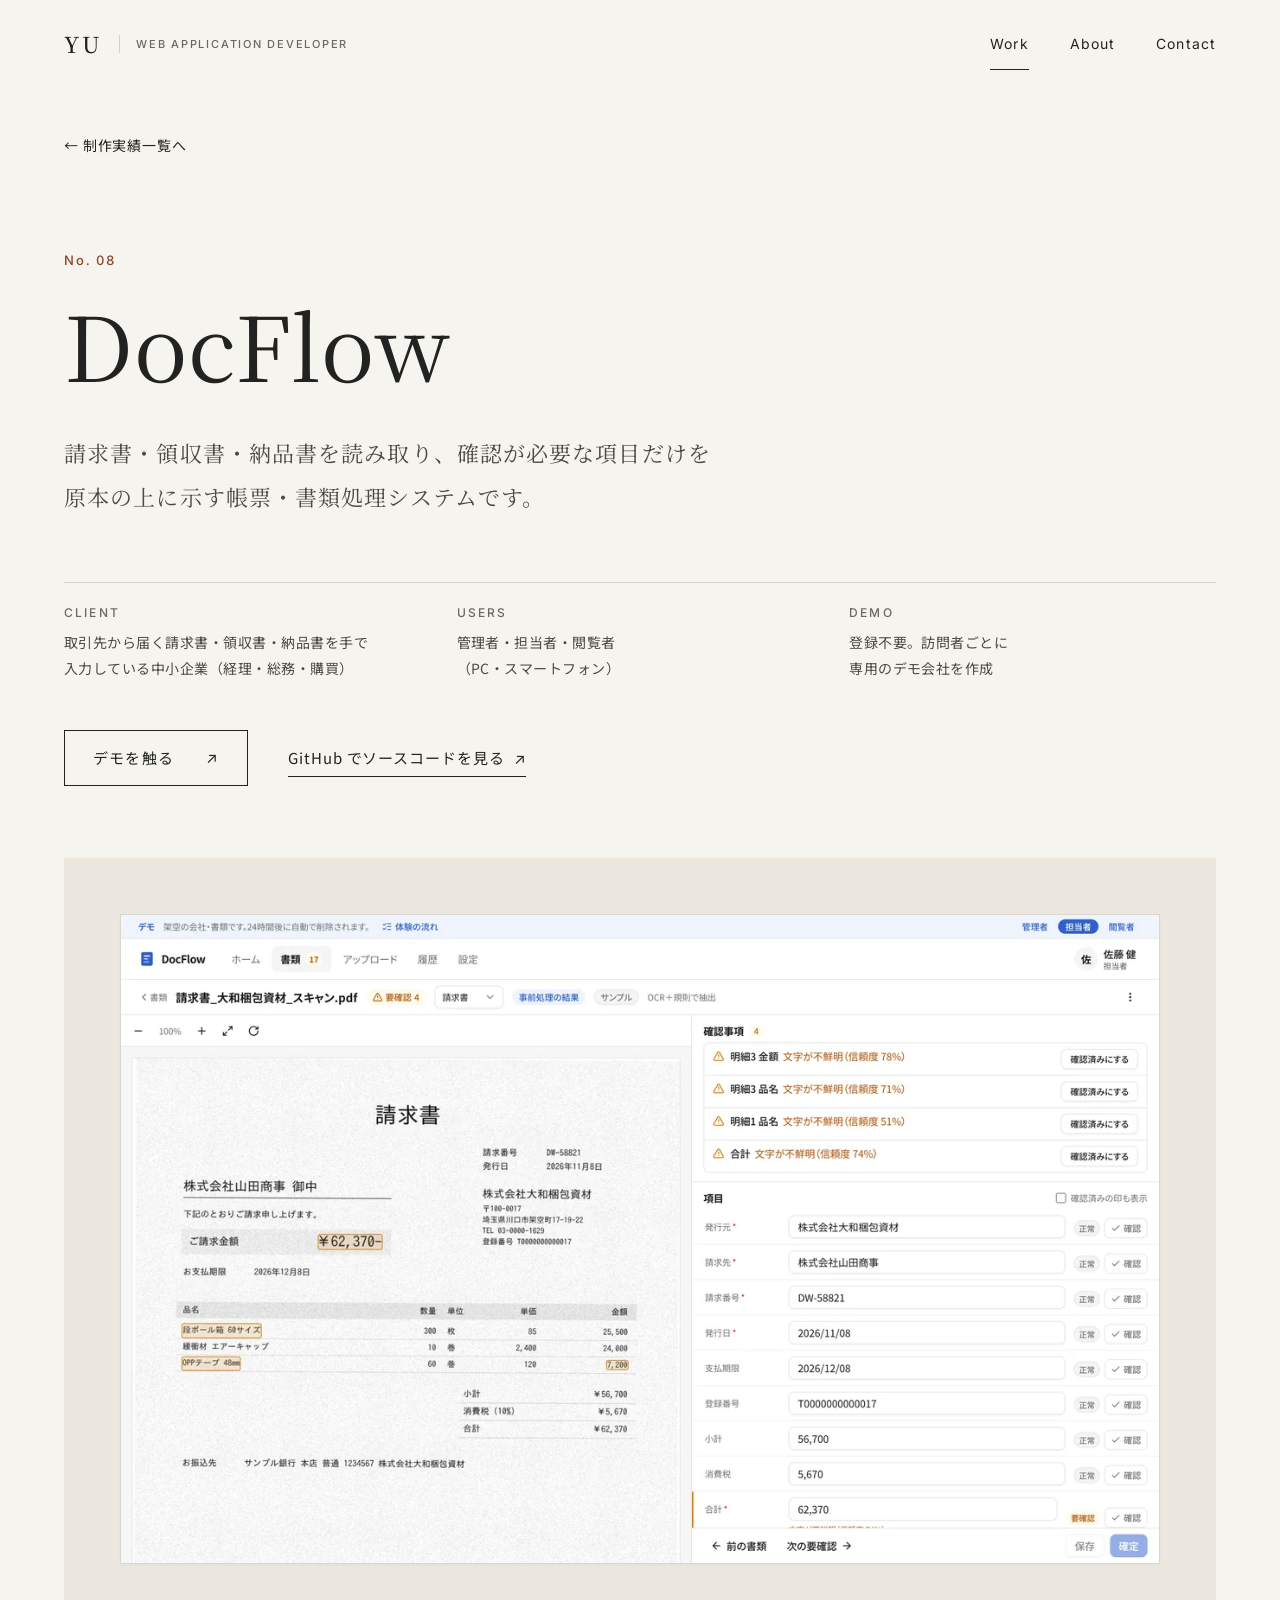
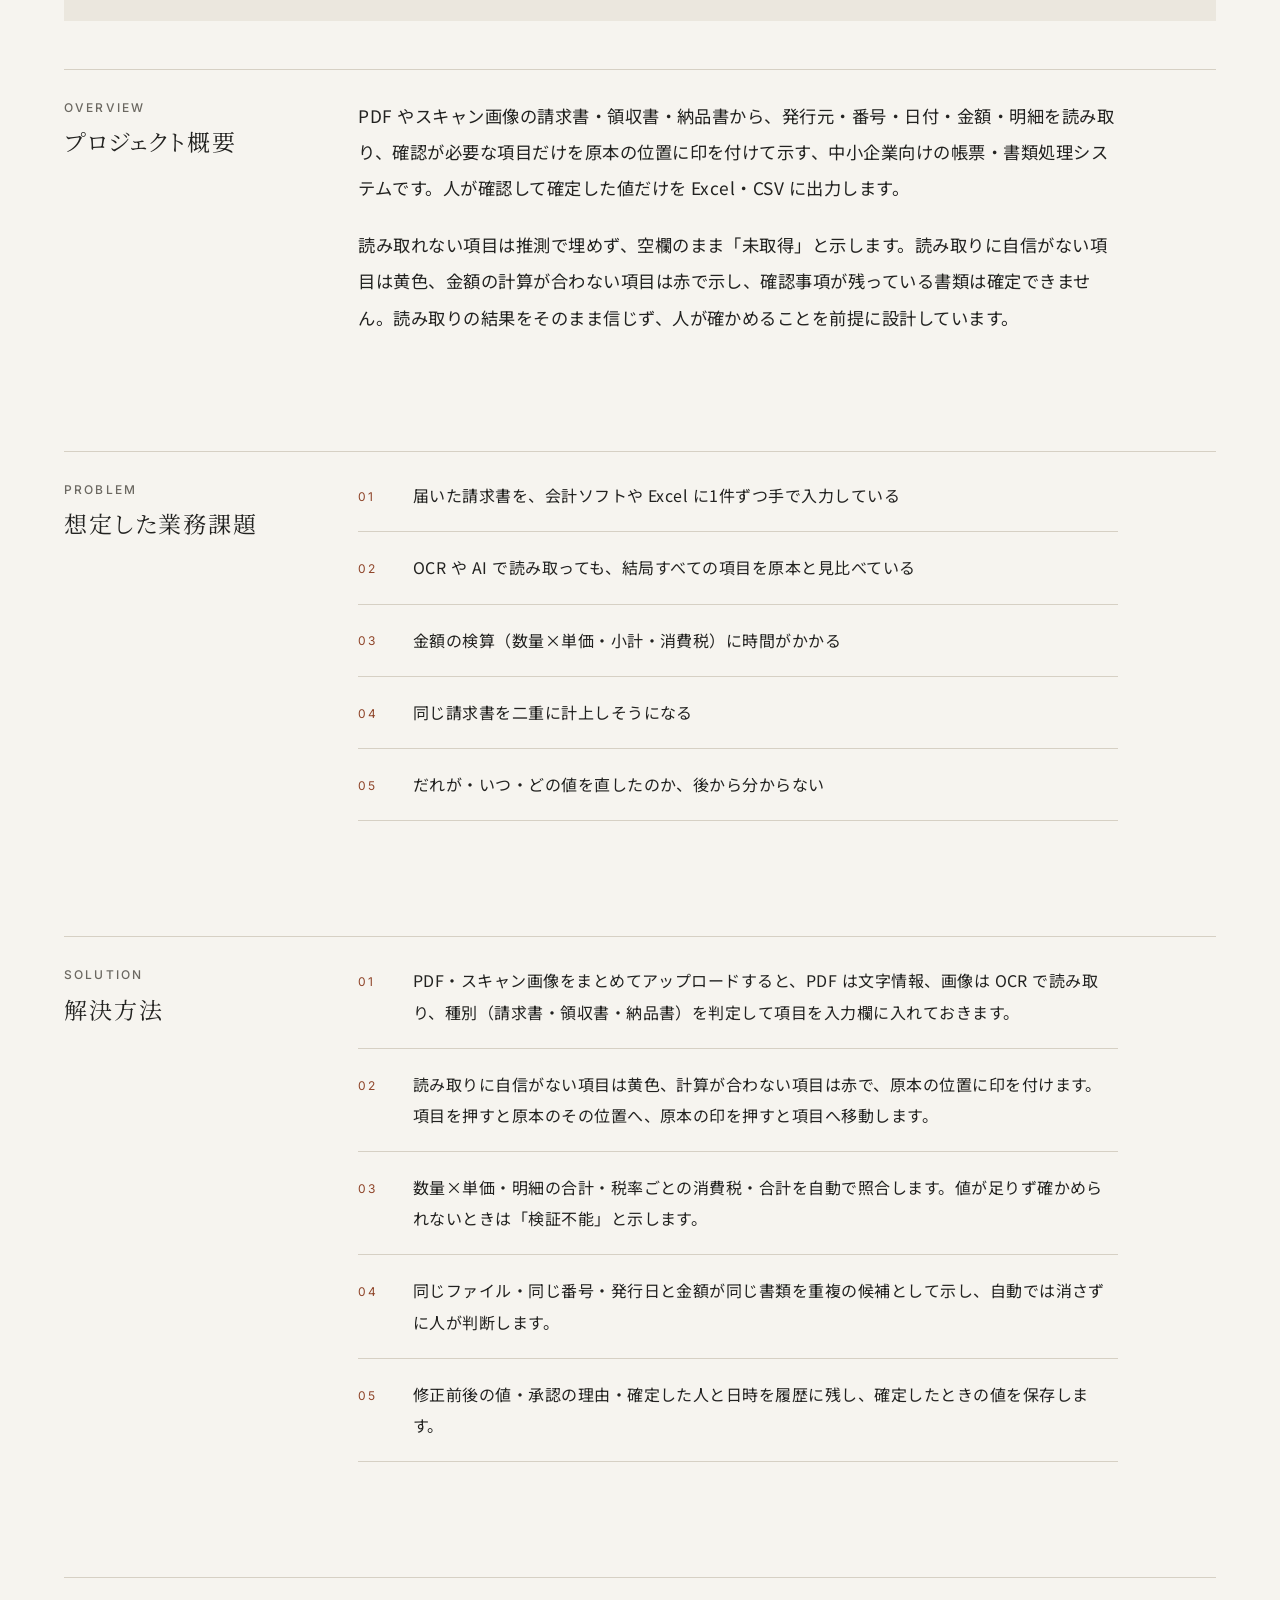
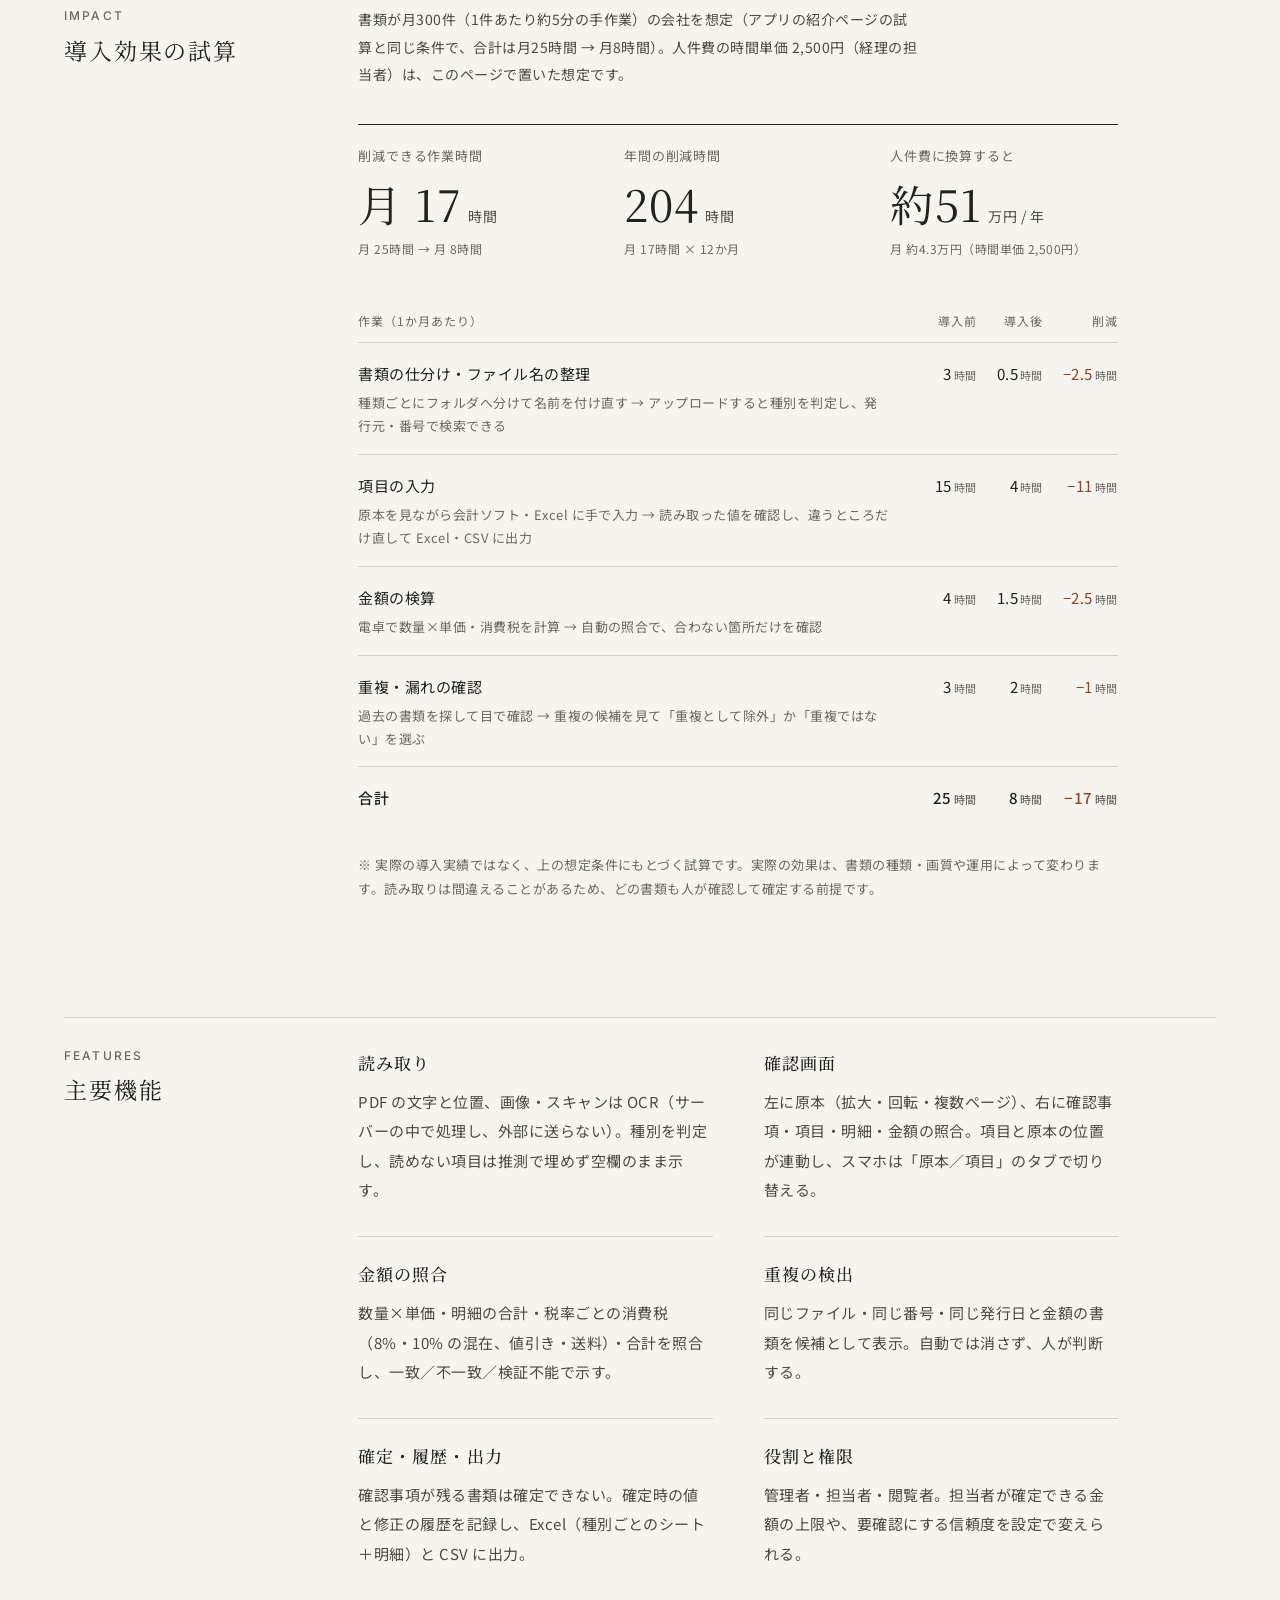
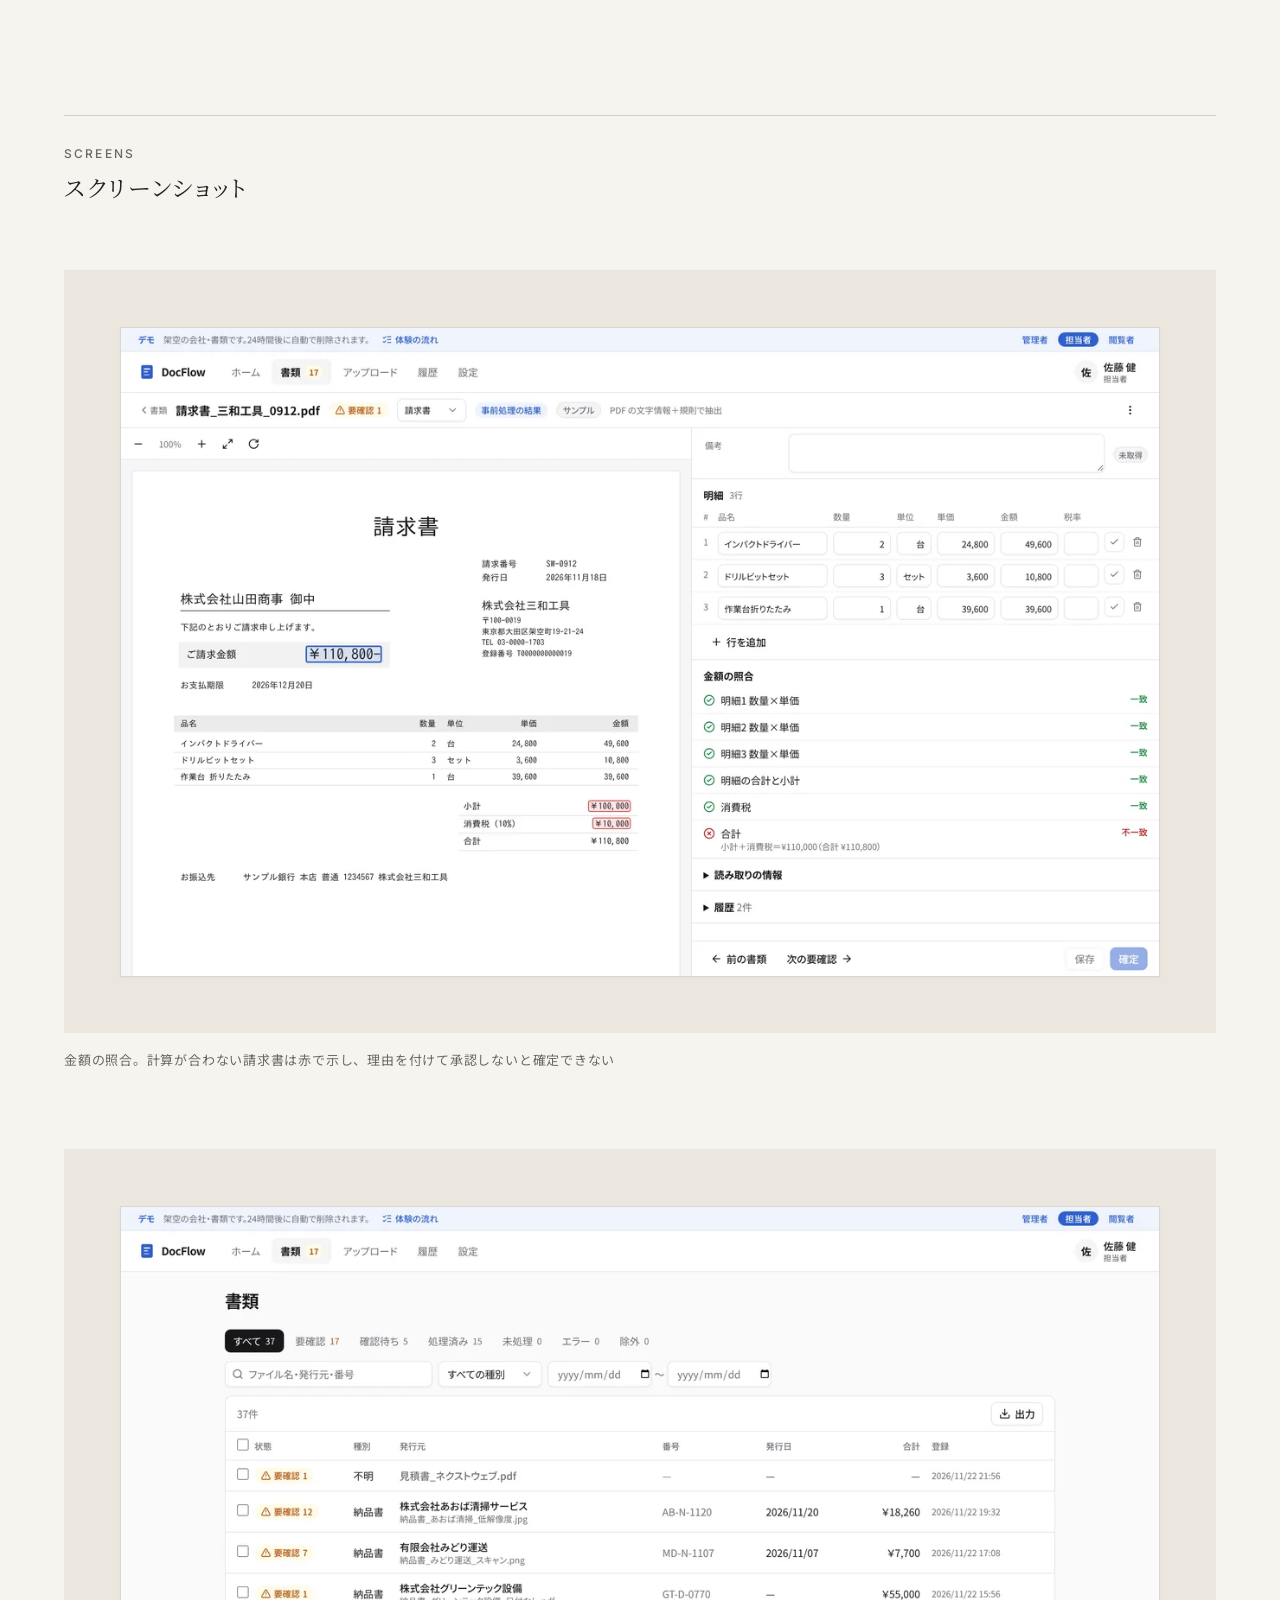
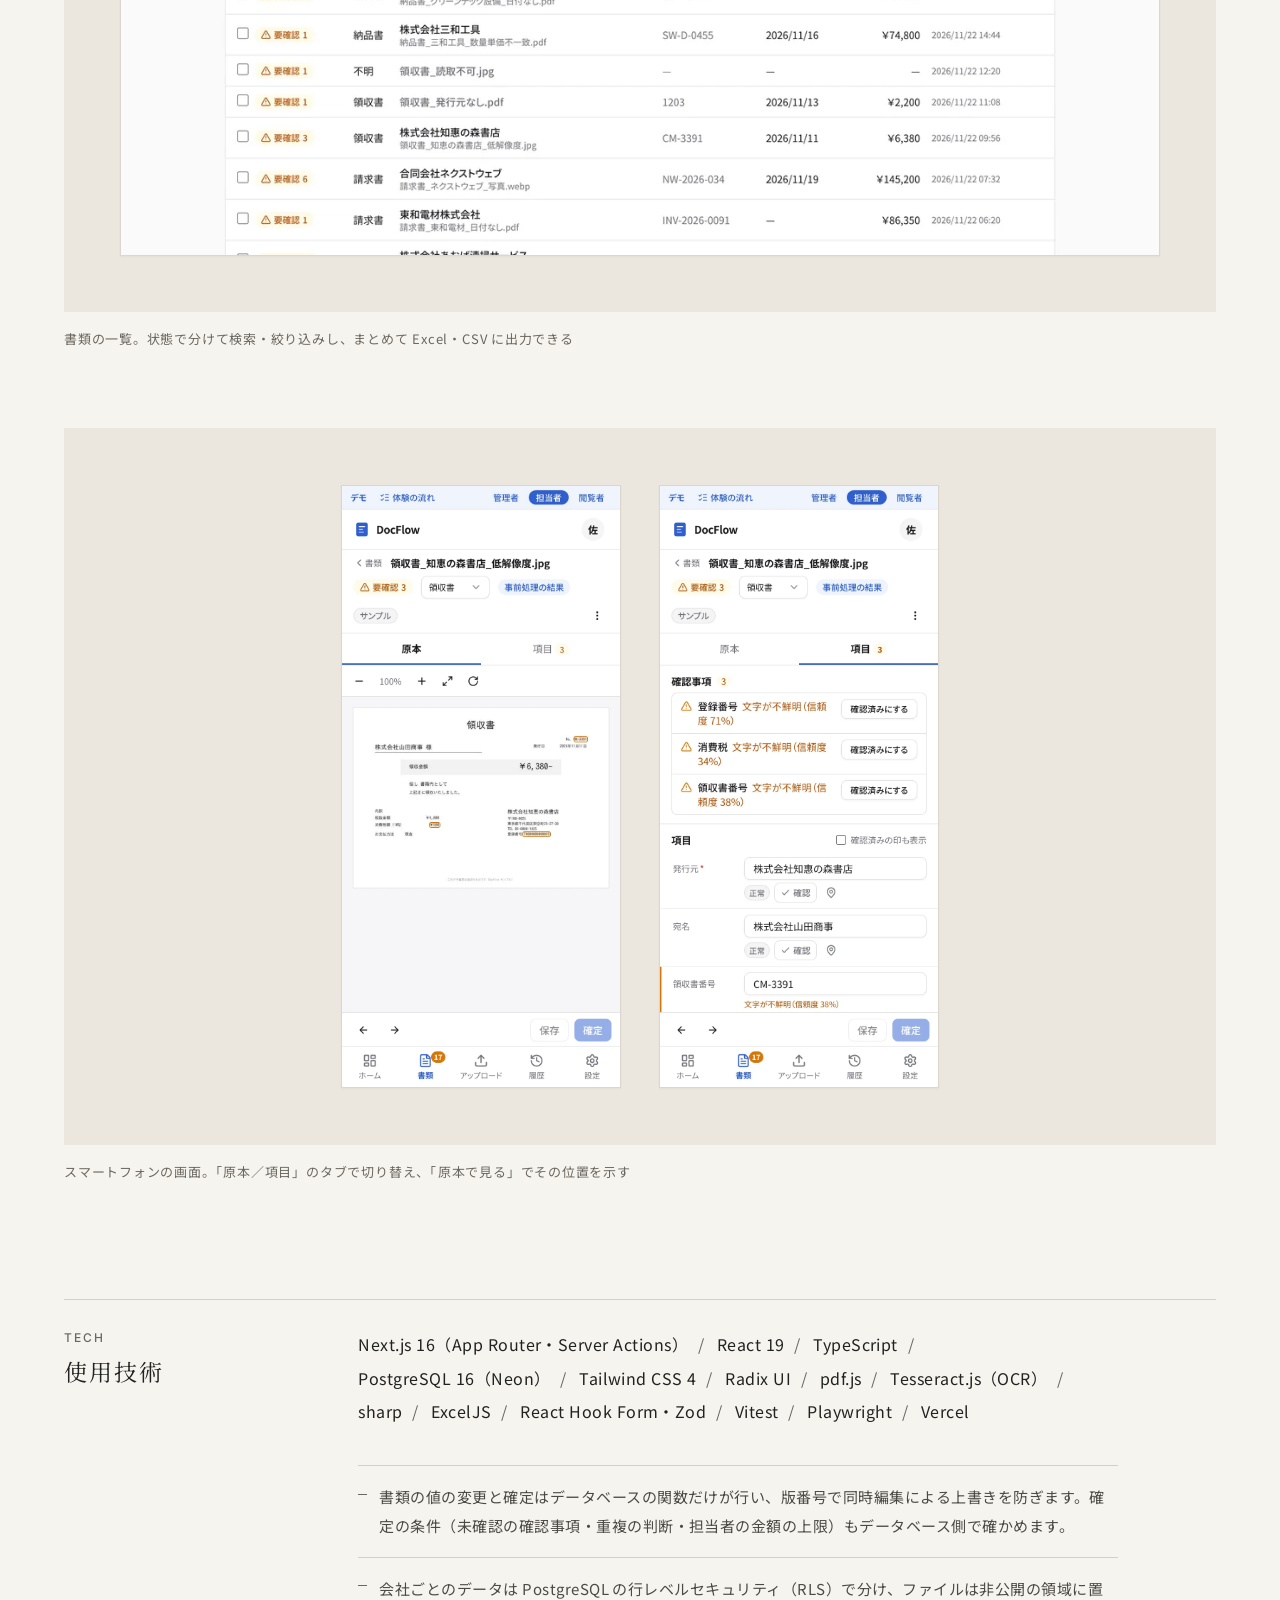
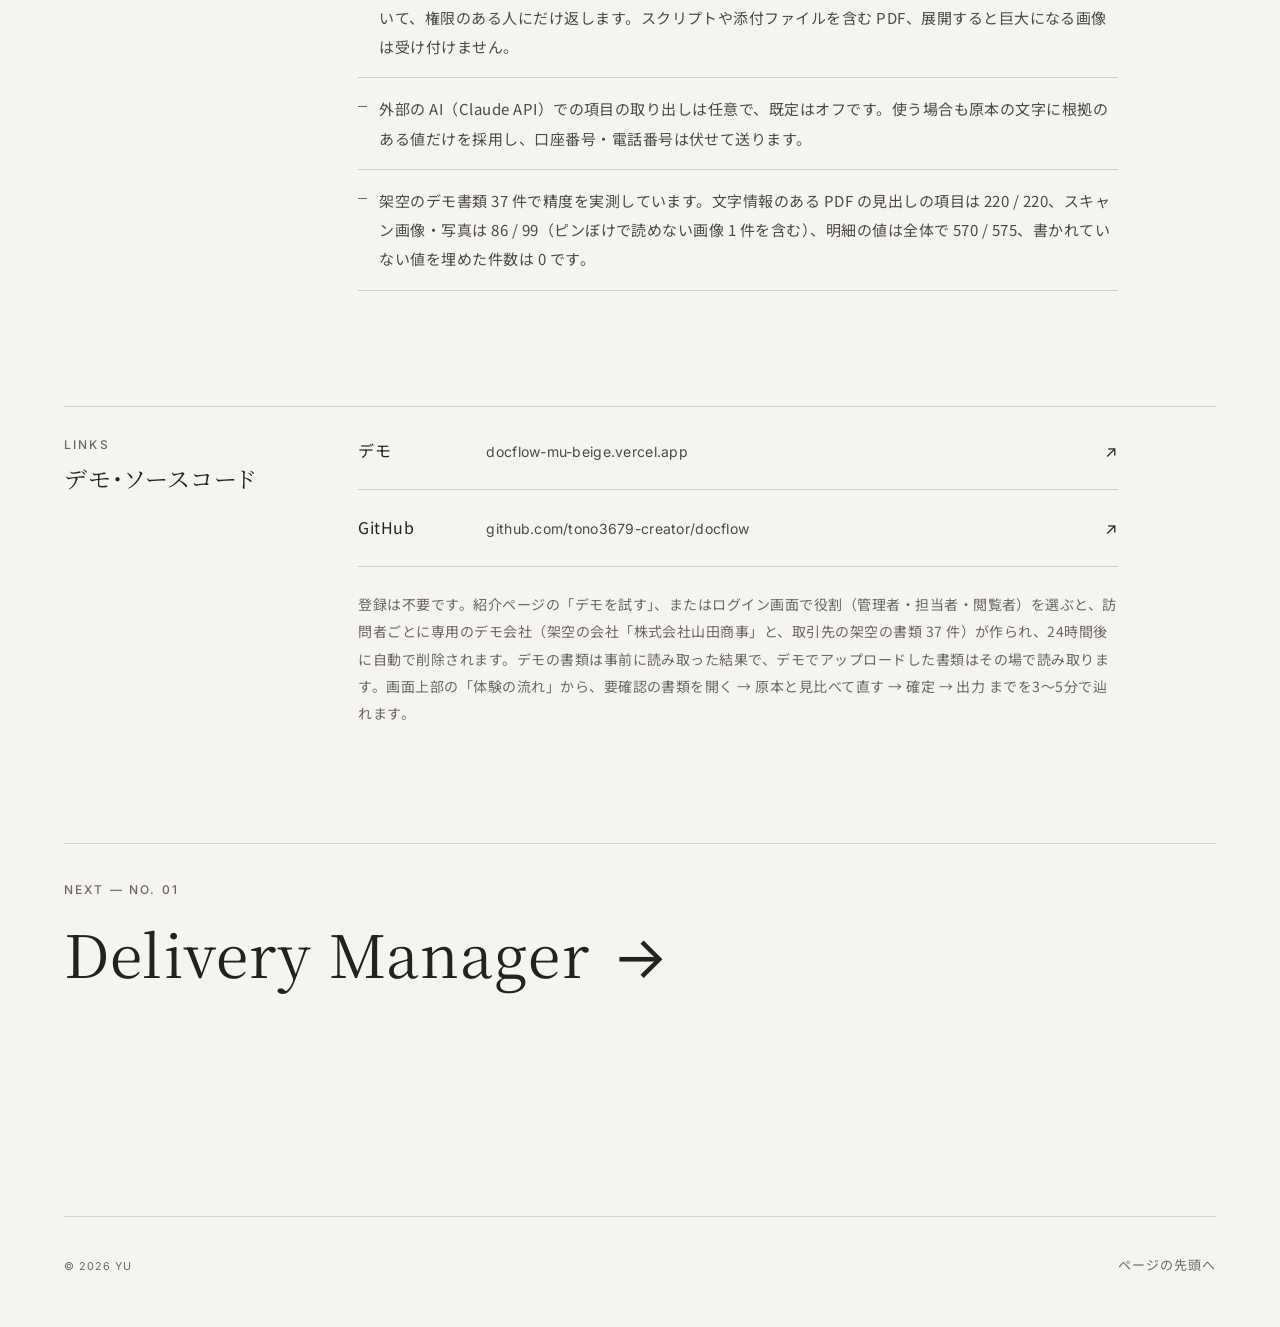
<file: works/docflow/index.html>
<!doctype html>
<html lang="ja">
<head>
<meta charset="utf-8">
<meta name="viewport" content="width=device-width, initial-scale=1">
<title>DocFlow | YU Portfolio</title>
<meta name="description" content="中小企業向けの帳票・書類処理システム。PDF やスキャン画像の請求書・領収書・納品書から項目を読み取り、確認が必要な項目だけを原本の上に示します。金額の照合と重複の検出を行い、人が確定した値だけを Excel・CSV に出力します。">
<link rel="canonical" href="https://tono3679-creator.github.io/works/docflow/">
<meta name="theme-color" content="#f6f4ef">
<meta property="og:type" content="article">
<meta property="og:site_name" content="YU Portfolio">
<meta property="og:title" content="DocFlow | YU Portfolio">
<meta property="og:description" content="中小企業向けの帳票・書類処理システム。PDF やスキャン画像の請求書・領収書・納品書から項目を読み取り、確認が必要な項目だけを原本の上に示します。金額の照合と重複の検出を行い、人が確定した値だけを Excel・CSV に出力します。">
<meta property="og:url" content="https://tono3679-creator.github.io/works/docflow/">
<meta property="og:image" content="https://tono3679-creator.github.io/images/og.jpg">
<meta property="og:locale" content="ja_JP">
<meta name="twitter:card" content="summary_large_image">
<link rel="icon" href="../../favicon.svg" type="image/svg+xml">
<link rel="preconnect" href="https://fonts.googleapis.com">
<link rel="preconnect" href="https://fonts.gstatic.com" crossorigin>
<link rel="stylesheet" href="https://fonts.googleapis.com/css2?family=Inter:wght@400;500&family=Noto+Sans+JP:wght@400;500&family=Noto+Serif+JP:wght@400;500&display=swap">
<link rel="stylesheet" href="../../assets/css/style.css">
</head>
<body id="top">
<a class="skip-link" href="#main">本文へ移動</a>
<header class="site-header">
  <div class="container">
    <a class="logo" href="../../" aria-label="YU（Web Application Developer）トップページ"><span class="logo-name">YU</span><span class="logo-role" aria-hidden="true">Web Application Developer</span></a>
    <nav class="nav" aria-label="メイン">
      <ul>
        <li><a class="u" href="../../#work" aria-current="page">Work</a></li>
        <li><a class="u" href="../../#about">About</a></li>
        <li><a class="u" href="../../#contact">Contact</a></li>
      </ul>
    </nav>
  </div>
</header>

<main id="main">
  <article aria-labelledby="project-title">
    <div class="container">
      <p class="back"><a class="u" href="../../#work">← 制作実績一覧へ</a></p>
      <header class="project-head grid">
        <span class="no">No. 08</span>
        <h1 class="project-title" id="project-title">DocFlow</h1>
        <p class="project-lead">請求書・領収書・納品書を読み取り、<span class="nb">確認が必要な項目だけを</span><span class="nb">原本の上に示す</span>帳票・書類処理システムです。</p>
        <dl class="facts">
          <div><dt class="label">Client</dt><dd>取引先から届く請求書・領収書・納品書を手で入力している中小企業（経理・総務・購買）</dd></div>
          <div><dt class="label">Users</dt><dd>管理者・担当者・閲覧者<br>（PC・スマートフォン）</dd></div>
          <div><dt class="label">Demo</dt><dd>登録不要。訪問者ごとに<br>専用のデモ会社を作成</dd></div>
        </dl>
        <p class="project-actions">
          <a class="button" href="https://docflow-mu-beige.vercel.app" target="_blank" rel="noopener">デモを触る <span class="arrow arrow--out" aria-hidden="true">↗</span><span class="visually-hidden">（新しいタブで開きます）</span></a>
          <a class="text-link" href="https://github.com/tono3679-creator/docflow" target="_blank" rel="noopener">GitHub でソースコードを見る <span class="arrow arrow--out" aria-hidden="true">↗</span><span class="visually-hidden">（新しいタブで開きます）</span></a>
        </p>
      </header>
      <figure class="project-hero">
        <div class="frame"><img src="../../images/docflow-review.webp" width="1200" height="750" alt="DocFlow の確認画面。左にスキャンした請求書の原本、右に読み取った項目。読み取りに自信のない項目に黄色の印が付いている" decoding="async" fetchpriority="high"></div>
      </figure>

      <section class="block grid" aria-labelledby="s-overview">
        <div class="block-title"><span class="label">Overview</span><h2 id="s-overview">プロジェクト概要</h2></div>
        <div class="block-body">
          <p class="large">PDF やスキャン画像の請求書・領収書・納品書から、発行元・番号・日付・金額・明細を読み取り、確認が必要な項目だけを原本の位置に印を付けて示す、中小企業向けの帳票・書類処理システムです。人が確認して確定した値だけを Excel・CSV に出力します。</p>
          <p class="large">読み取れない項目は推測で埋めず、空欄のまま「未取得」と示します。読み取りに自信がない項目は黄色、金額の計算が合わない項目は赤で示し、確認事項が残っている書類は確定できません。読み取りの結果をそのまま信じず、人が確かめることを前提に設計しています。</p>
        </div>
      </section>

      <section class="block grid" aria-labelledby="s-problem">
        <div class="block-title"><span class="label">Problem</span><h2 id="s-problem">想定した業務課題</h2></div>
        <div class="block-body">
          <ol class="numbered">
            <li>届いた請求書を、会計ソフトや Excel に1件ずつ手で入力している</li>
            <li>OCR や AI で読み取っても、結局すべての項目を原本と見比べている</li>
            <li>金額の検算（数量×単価・小計・消費税）に時間がかかる</li>
            <li>同じ請求書を二重に計上しそうになる</li>
            <li>だれが・いつ・どの値を直したのか、後から分からない</li>
          </ol>
        </div>
      </section>

      <section class="block grid" aria-labelledby="s-solution">
        <div class="block-title"><span class="label">Solution</span><h2 id="s-solution">解決方法</h2></div>
        <div class="block-body">
          <ol class="numbered">
            <li>PDF・スキャン画像をまとめてアップロードすると、PDF は文字情報、画像は OCR で読み取り、種別（請求書・領収書・納品書）を判定して項目を入力欄に入れておきます。</li>
            <li>読み取りに自信がない項目は黄色、計算が合わない項目は赤で、原本の位置に印を付けます。項目を押すと原本のその位置へ、原本の印を押すと項目へ移動します。</li>
            <li>数量×単価・明細の合計・税率ごとの消費税・合計を自動で照合します。値が足りず確かめられないときは「検証不能」と示します。</li>
            <li>同じファイル・同じ番号・発行日と金額が同じ書類を重複の候補として示し、自動では消さずに人が判断します。</li>
            <li>修正前後の値・承認の理由・確定した人と日時を履歴に残し、確定したときの値を保存します。</li>
          </ol>
        </div>
      </section>

      <section class="block grid" aria-labelledby="s-impact">
        <div class="block-title"><span class="label">Impact</span><h2 id="s-impact">導入効果の試算</h2></div>
        <div class="block-body">
          <p class="premise">書類が月300件（1件あたり約5分の手作業）の会社を想定（アプリの紹介ページの試算と同じ条件で、合計は月25時間 → 月8時間）。人件費の時間単価 2,500円（経理の担当者）は、このページで置いた想定です。</p>
          <dl class="figures">
            <div><dt>削減できる作業時間</dt><dd><span class="fig">月 17</span>時間<span class="sub">月 25時間 → 月 8時間</span></dd></div>
            <div><dt>年間の削減時間</dt><dd><span class="fig">204</span>時間<span class="sub">月 17時間 × 12か月</span></dd></div>
            <div><dt>人件費に換算すると</dt><dd><span class="fig">約51</span>万円 / 年<span class="sub">月 約4.3万円（時間単価 2,500円）</span></dd></div>
          </dl>
          <div class="table-wrap">
            <table class="impact-table">
              <caption class="visually-hidden">作業ごとの月あたりの時間（導入前・導入後・削減）</caption>
              <thead><tr><th scope="col">作業（1か月あたり）</th><th scope="col">導入前</th><th scope="col">導入後</th><th scope="col">削減</th></tr></thead>
              <tbody>
              <tr>
                <th scope="row">書類の仕分け・ファイル名の整理<span class="how">種類ごとにフォルダへ分けて名前を付け直す → アップロードすると種別を判定し、発行元・番号で検索できる</span></th>
                <td data-label="導入前">3<small>時間</small></td>
                <td data-label="導入後">0.5<small>時間</small></td>
                <td data-label="削減" class="minus">−2.5<small>時間</small></td>
              </tr>
              <tr>
                <th scope="row">項目の入力<span class="how">原本を見ながら会計ソフト・Excel に手で入力 → 読み取った値を確認し、違うところだけ直して Excel・CSV に出力</span></th>
                <td data-label="導入前">15<small>時間</small></td>
                <td data-label="導入後">4<small>時間</small></td>
                <td data-label="削減" class="minus">−11<small>時間</small></td>
              </tr>
              <tr>
                <th scope="row">金額の検算<span class="how">電卓で数量×単価・消費税を計算 → 自動の照合で、合わない箇所だけを確認</span></th>
                <td data-label="導入前">4<small>時間</small></td>
                <td data-label="導入後">1.5<small>時間</small></td>
                <td data-label="削減" class="minus">−2.5<small>時間</small></td>
              </tr>
              <tr>
                <th scope="row">重複・漏れの確認<span class="how">過去の書類を探して目で確認 → 重複の候補を見て「重複として除外」か「重複ではない」を選ぶ</span></th>
                <td data-label="導入前">3<small>時間</small></td>
                <td data-label="導入後">2<small>時間</small></td>
                <td data-label="削減" class="minus">−1<small>時間</small></td>
              </tr>
              </tbody>
              <tfoot><tr><th scope="row">合計</th><td data-label="導入前">25<small>時間</small></td><td data-label="導入後">8<small>時間</small></td><td data-label="削減" class="minus">−17<small>時間</small></td></tr></tfoot>
            </table>
          </div>
          <p class="disclaimer">※ 実際の導入実績ではなく、上の想定条件にもとづく試算です。実際の効果は、書類の種類・画質や運用によって変わります。読み取りは間違えることがあるため、どの書類も人が確認して確定する前提です。</p>
        </div>
      </section>

      <section class="block grid" aria-labelledby="s-features">
        <div class="block-title"><span class="label">Features</span><h2 id="s-features">主要機能</h2></div>
        <div class="block-body">
          <dl class="features">
            <div><dt>読み取り</dt><dd>PDF の文字と位置、画像・スキャンは OCR（サーバーの中で処理し、外部に送らない）。種別を判定し、読めない項目は推測で埋めず空欄のまま示す。</dd></div>
            <div><dt>確認画面</dt><dd>左に原本（拡大・回転・複数ページ）、右に確認事項・項目・明細・金額の照合。項目と原本の位置が連動し、スマホは「原本／項目」のタブで切り替える。</dd></div>
            <div><dt>金額の照合</dt><dd>数量×単価・明細の合計・税率ごとの消費税（8%・10% の混在、値引き・送料）・合計を照合し、一致／不一致／検証不能で示す。</dd></div>
            <div><dt>重複の検出</dt><dd>同じファイル・同じ番号・同じ発行日と金額の書類を候補として表示。自動では消さず、人が判断する。</dd></div>
            <div><dt>確定・履歴・出力</dt><dd>確認事項が残る書類は確定できない。確定時の値と修正の履歴を記録し、Excel（種別ごとのシート＋明細）と CSV に出力。</dd></div>
            <div><dt>役割と権限</dt><dd>管理者・担当者・閲覧者。担当者が確定できる金額の上限や、要確認にする信頼度を設定で変えられる。</dd></div>
          </dl>
        </div>
      </section>

      <section class="block" aria-labelledby="s-shots">
        <div class="grid"><div class="block-title"><span class="label">Screens</span><h2 id="s-shots">スクリーンショット</h2></div></div>
        <div class="shots">
        <figure class="shot">
          <div class="frame"><img src="../../images/docflow-mismatch.webp" width="1200" height="750" alt="金額の照合。小計と消費税の合計が請求金額と合わない請求書で、原本の該当箇所と照合の結果が赤で示されている" decoding="async" loading="lazy"></div>
          <figcaption>金額の照合。計算が合わない請求書は赤で示し、理由を付けて承認しないと確定できない</figcaption>
        </figure>
        <figure class="shot">
          <div class="frame"><img src="../../images/docflow-documents.webp" width="1200" height="750" alt="書類の一覧。要確認・確認待ち・処理済みなどの状態のタブと、発行元・番号・発行日・合計の列" decoding="async" loading="lazy"></div>
          <figcaption>書類の一覧。状態で分けて検索・絞り込みし、まとめて Excel・CSV に出力できる</figcaption>
        </figure>
        <figure class="shot">
          <div class="frame phones">
            <div><img src="../../images/docflow-m-review.webp" width="780" height="1688" alt="スマートフォンの確認画面（原本）" decoding="async" loading="lazy"></div>
            <div><img src="../../images/docflow-m-fields.webp" width="780" height="1688" alt="スマートフォンの確認画面（項目）" decoding="async" loading="lazy"></div>
          </div>
          <figcaption>スマートフォンの画面。「原本／項目」のタブで切り替え、「原本で見る」でその位置を示す</figcaption>
        </figure>
        </div>
      </section>

      <section class="block grid" aria-labelledby="s-stack">
        <div class="block-title"><span class="label">Tech</span><h2 id="s-stack">使用技術</h2></div>
        <div class="block-body">
          <ul class="stack" aria-label="使用技術">
            <li>Next.js 16（App Router・Server Actions）</li>
            <li>React 19</li>
            <li>TypeScript</li>
            <li>PostgreSQL 16（Neon）</li>
            <li>Tailwind CSS 4</li>
            <li>Radix UI</li>
            <li>pdf.js</li>
            <li>Tesseract.js（OCR）</li>
            <li>sharp</li>
            <li>ExcelJS</li>
            <li>React Hook Form・Zod</li>
            <li>Vitest</li>
            <li>Playwright</li>
            <li>Vercel</li>
          </ul>
          <ul class="points" aria-label="設計のポイント">
            <li>書類の値の変更と確定はデータベースの関数だけが行い、版番号で同時編集による上書きを防ぎます。確定の条件（未確認の確認事項・重複の判断・担当者の金額の上限）もデータベース側で確かめます。</li>
            <li>会社ごとのデータは PostgreSQL の行レベルセキュリティ（RLS）で分け、ファイルは非公開の領域に置いて、権限のある人にだけ返します。スクリプトや添付ファイルを含む PDF、展開すると巨大になる画像は受け付けません。</li>
            <li>外部の AI（Claude API）での項目の取り出しは任意で、既定はオフです。使う場合も原本の文字に根拠のある値だけを採用し、口座番号・電話番号は伏せて送ります。</li>
            <li>架空のデモ書類 37 件で精度を実測しています。文字情報のある PDF の見出しの項目は 220 / 220、スキャン画像・写真は 86 / 99（ピンぼけで読めない画像 1 件を含む）、明細の値は全体で 570 / 575、書かれていない値を埋めた件数は 0 です。</li>
          </ul>
        </div>
      </section>

      <section class="block grid" aria-labelledby="s-links">
        <div class="block-title"><span class="label">Links</span><h2 id="s-links">デモ・ソースコード</h2></div>
        <div class="block-body">
          <ul class="links-list">
            <li><a href="https://docflow-mu-beige.vercel.app" target="_blank" rel="noopener"><span>デモ</span><span class="url">docflow-mu-beige.vercel.app</span> <span class="arrow" aria-hidden="true">↗</span><span class="visually-hidden">（新しいタブで開きます）</span></a></li>
            <li><a href="https://github.com/tono3679-creator/docflow" target="_blank" rel="noopener"><span>GitHub</span><span class="url">github.com/tono3679-creator/docflow</span> <span class="arrow" aria-hidden="true">↗</span><span class="visually-hidden">（新しいタブで開きます）</span></a></li>
          </ul>
          <p class="demo-note">登録は不要です。紹介ページの「デモを試す」、またはログイン画面で役割（管理者・担当者・閲覧者）を選ぶと、訪問者ごとに専用のデモ会社（架空の会社「株式会社山田商事」と、取引先の架空の書類 37 件）が作られ、24時間後に自動で削除されます。デモの書類は事前に読み取った結果で、デモでアップロードした書類はその場で読み取ります。画面上部の「体験の流れ」から、要確認の書類を開く → 原本と見比べて直す → 確定 → 出力 までを3〜5分で辿れます。</p>
        </div>
      </section>

      <nav class="next-project" aria-label="次の制作実績">
        <a href="../../works/delivery-manager/">
          <span class="label">Next — No. 01</span>
          <span class="next-title">Delivery Manager <span class="arrow" aria-hidden="true">→</span></span>
        </a>
      </nav>
    </div>
  </article>
</main>

<footer class="site-footer">
  <div class="container">
    <div class="footer-inner">
      <p><small>&copy; 2026 YU</small></p>
      <a class="u" href="#top">ページの先頭へ</a>
    </div>
  </div>
</footer>
</body>
</html>
</file>
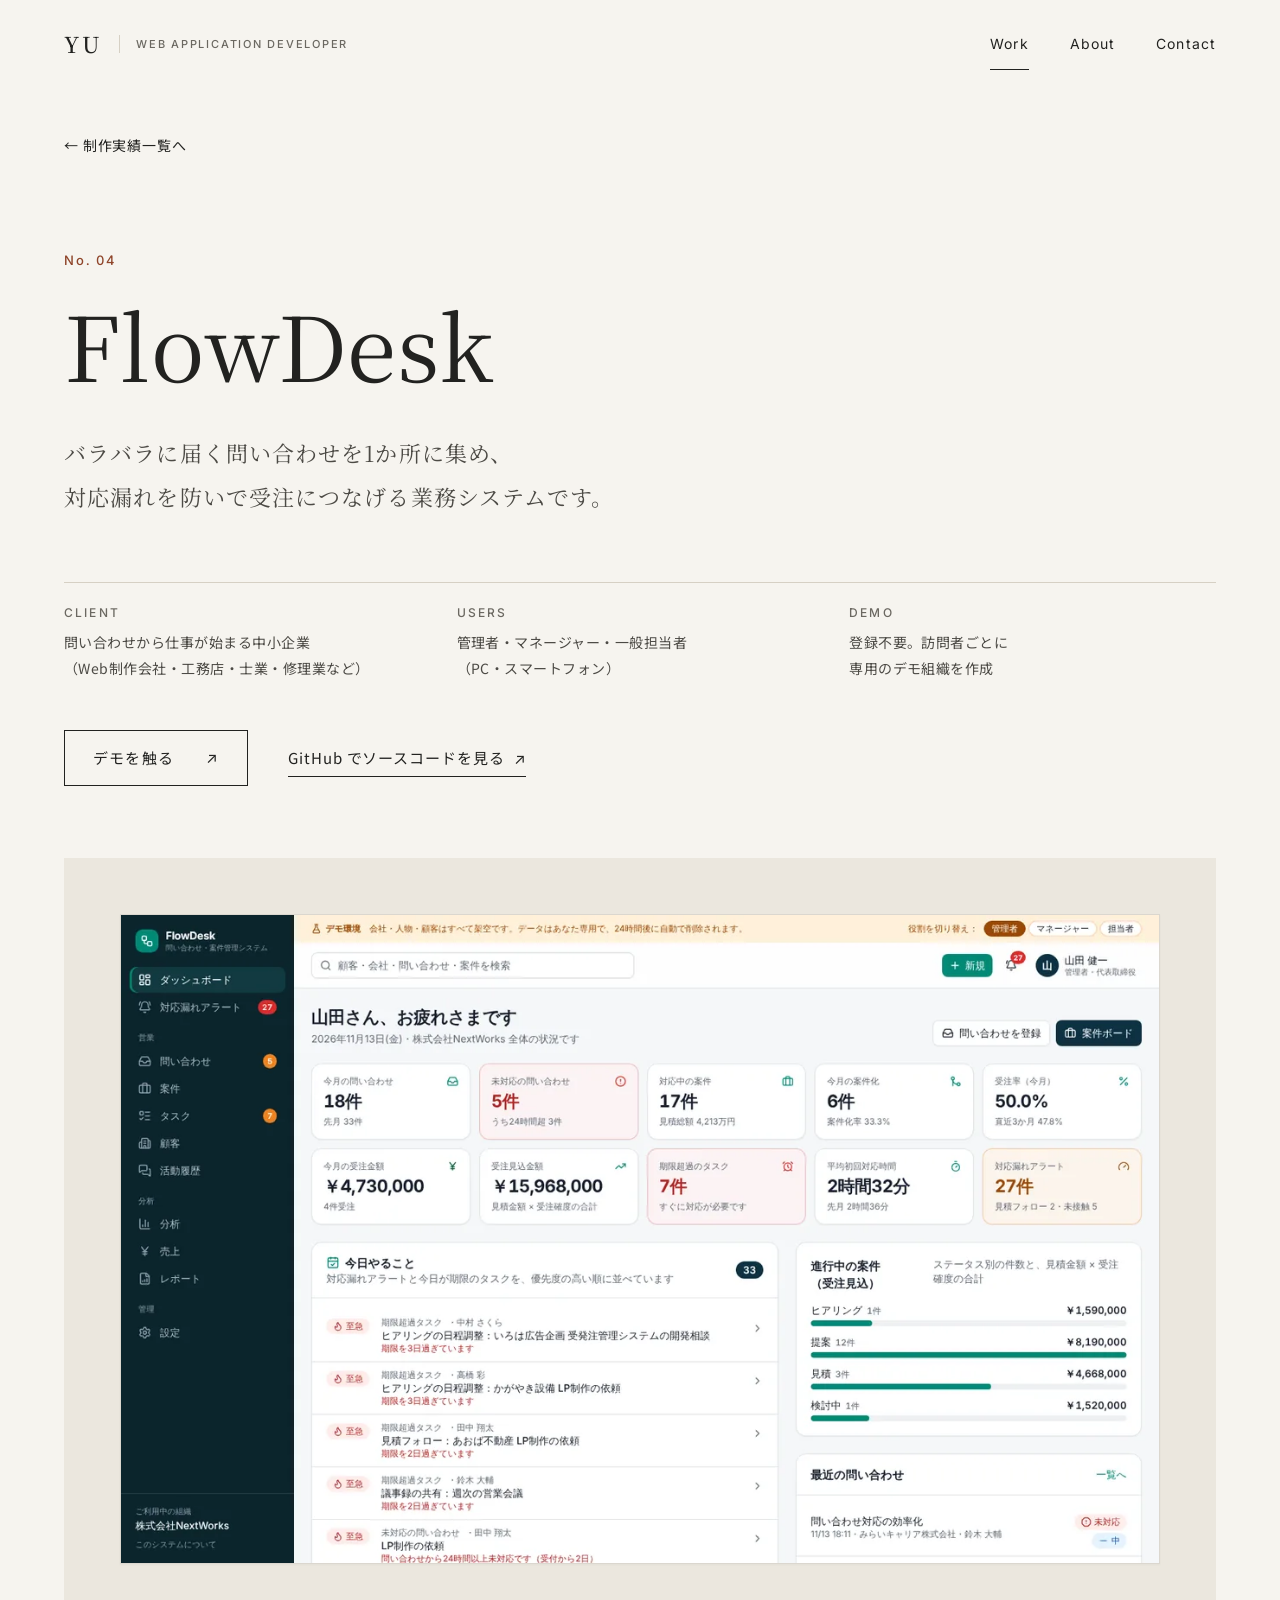
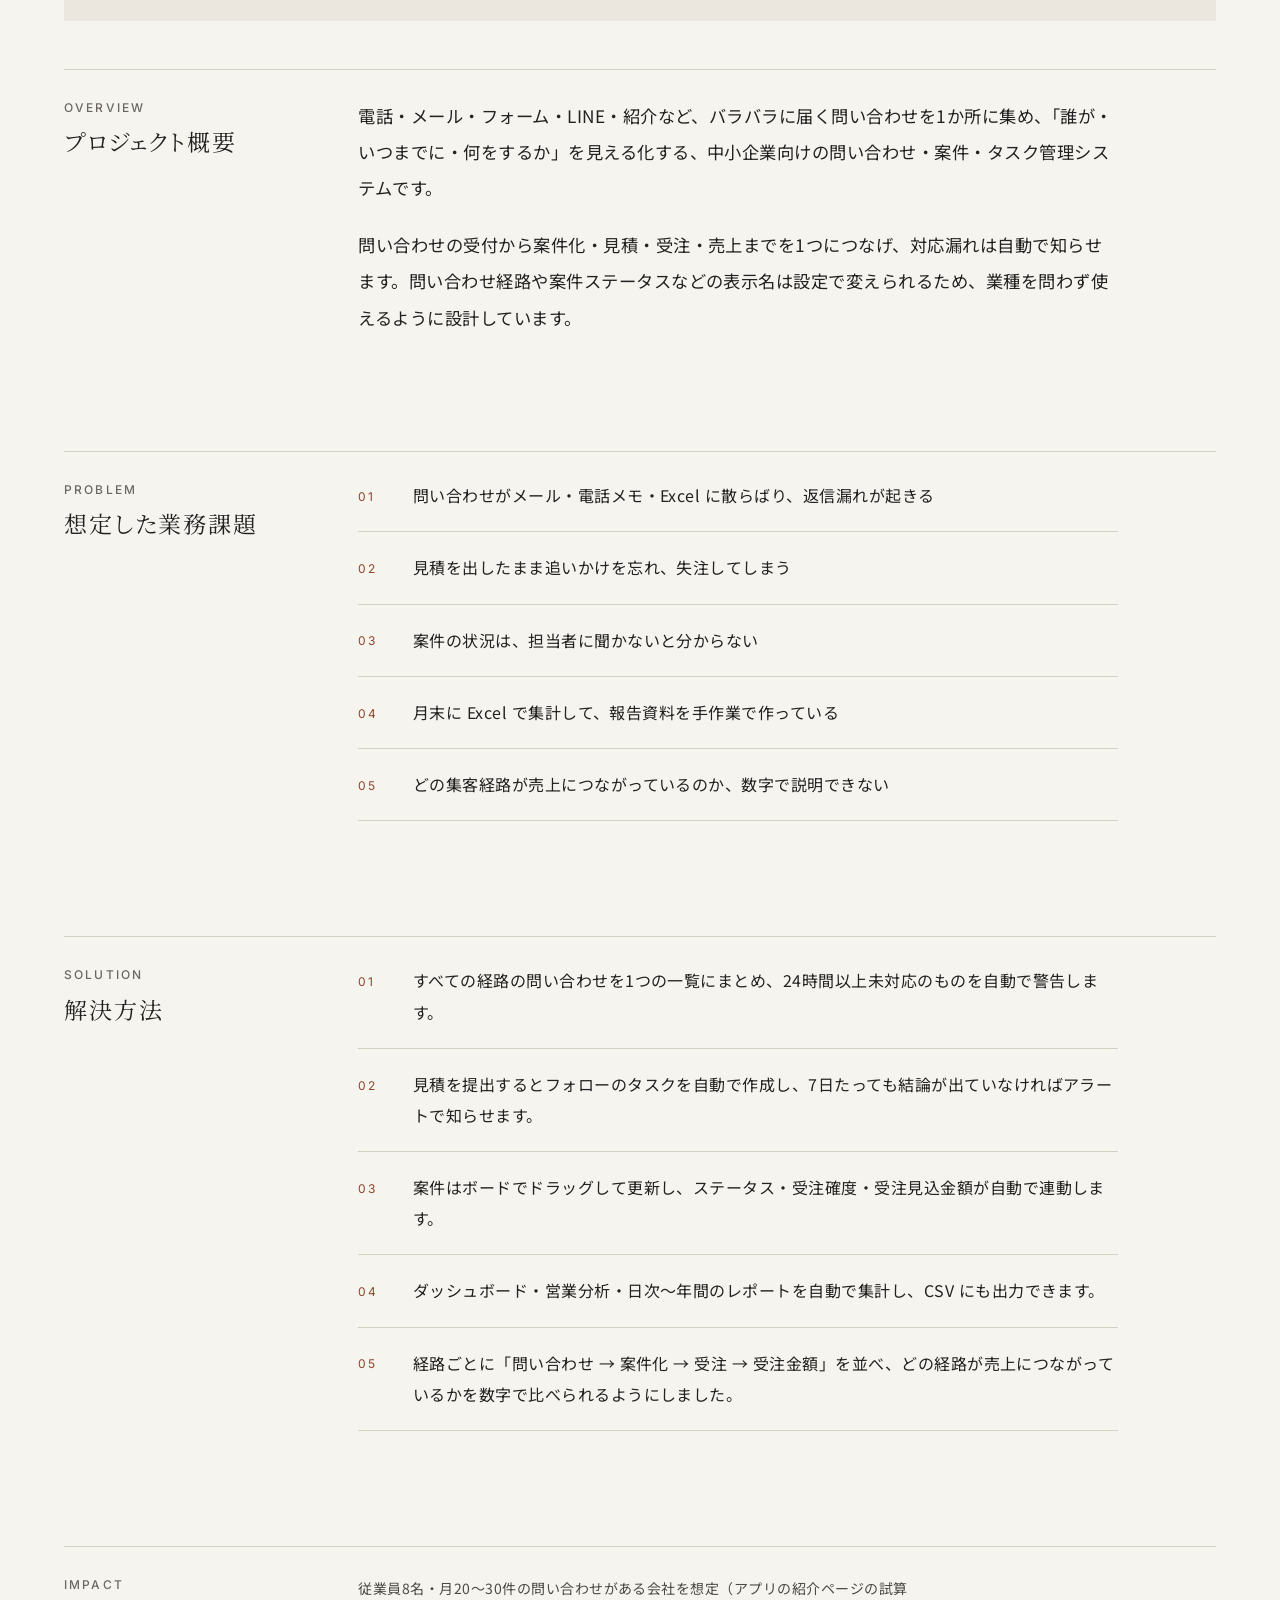
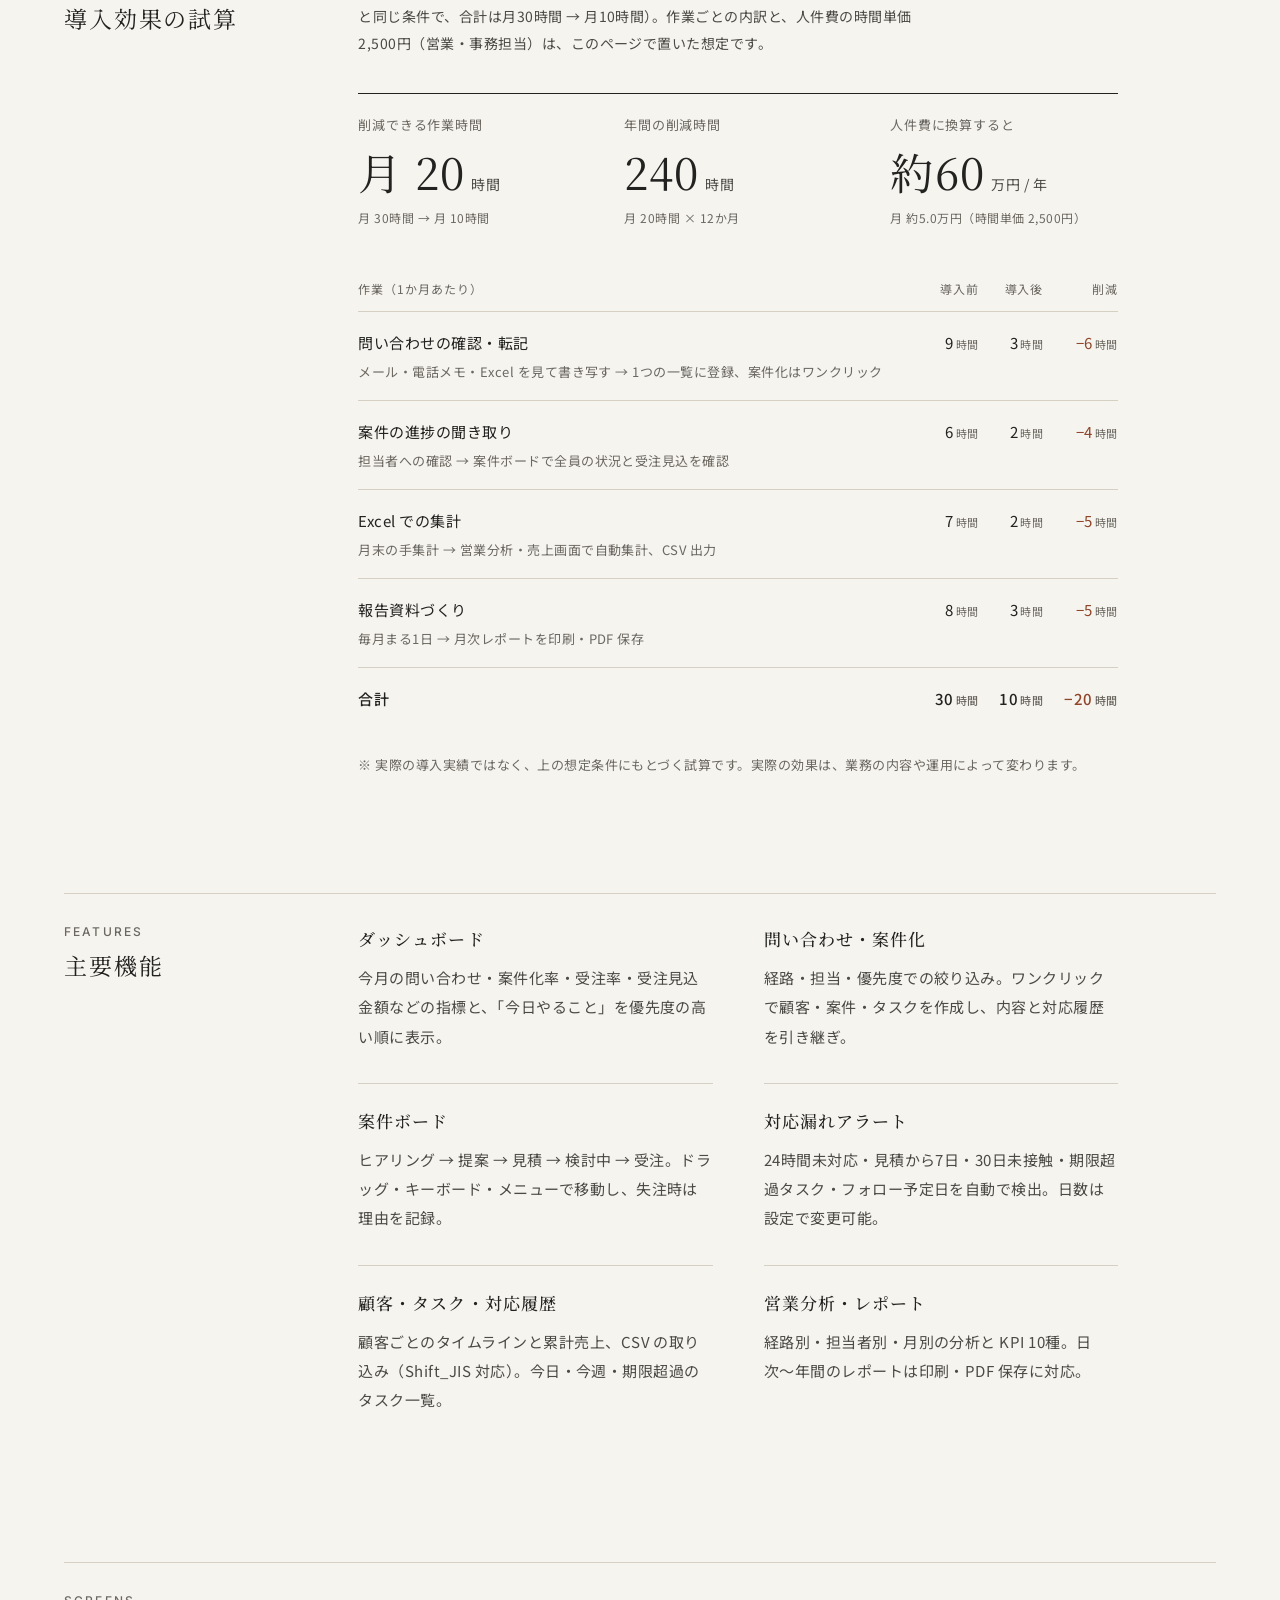
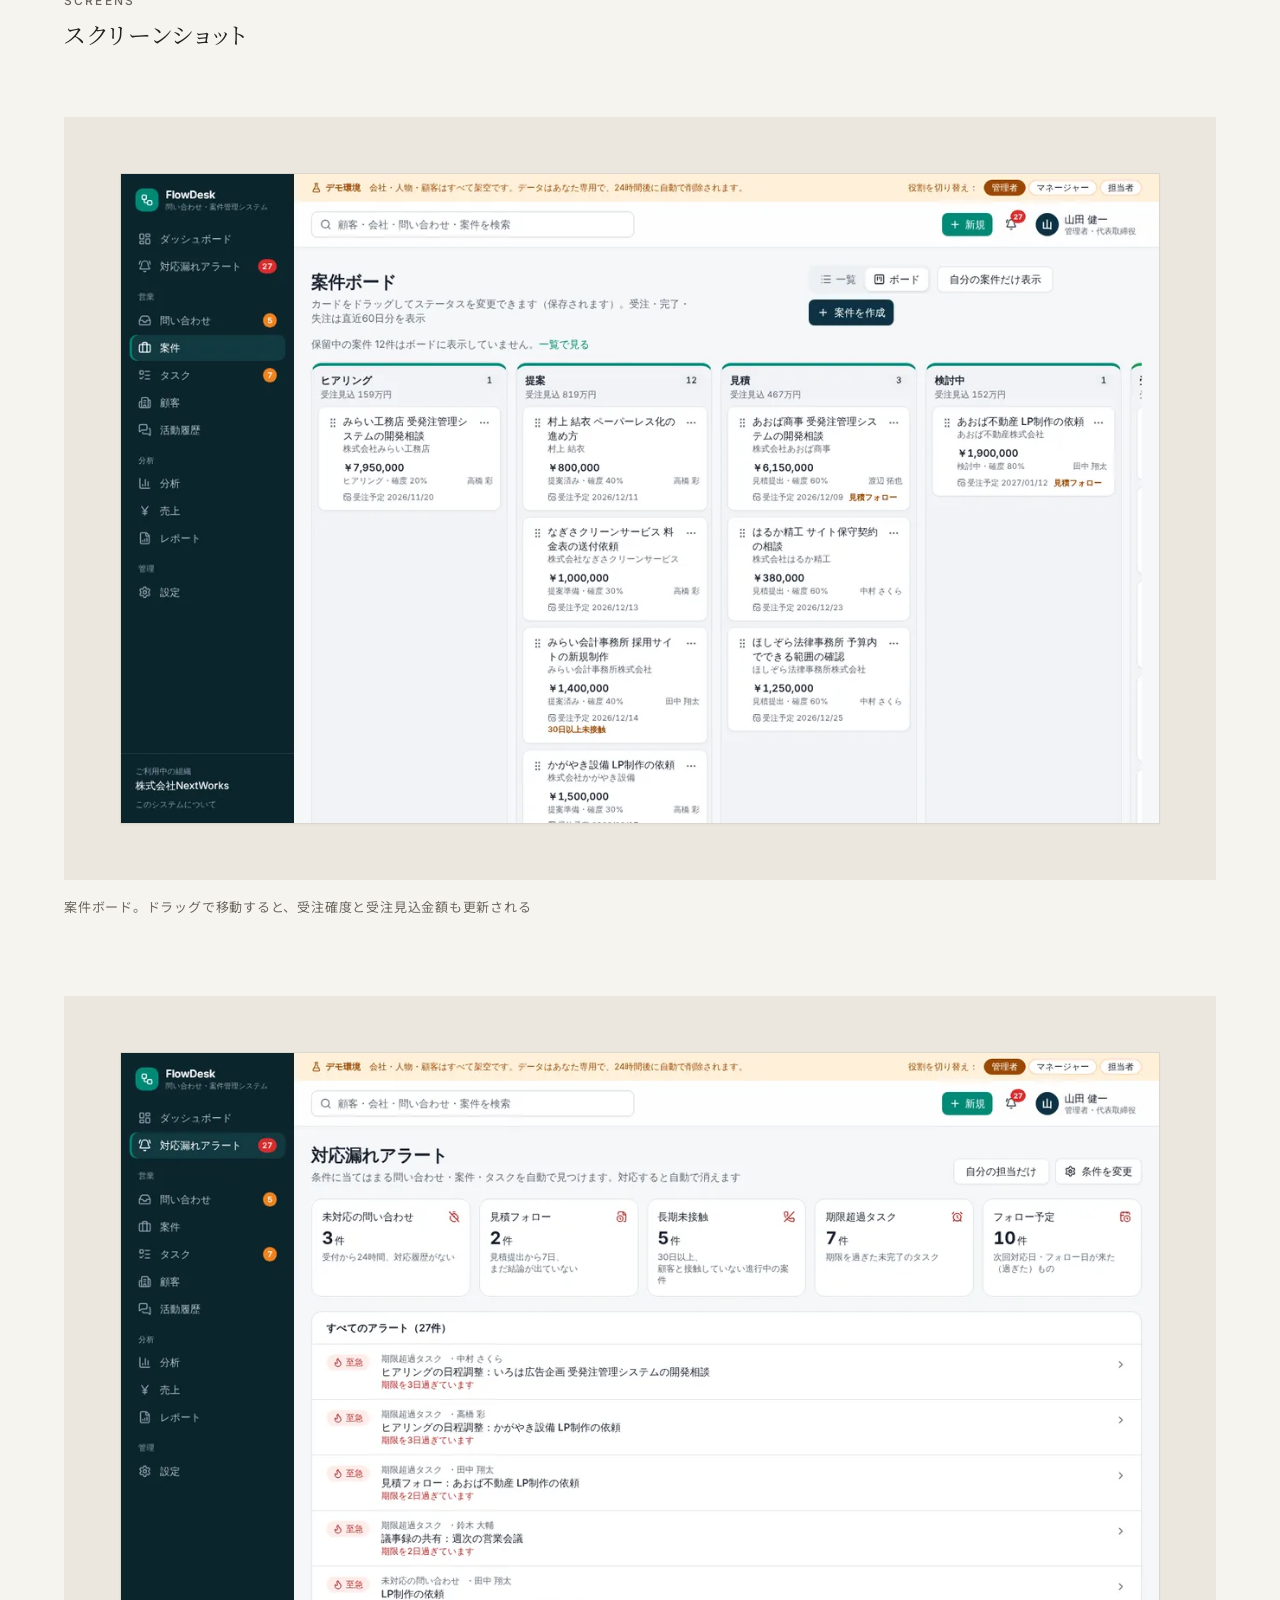
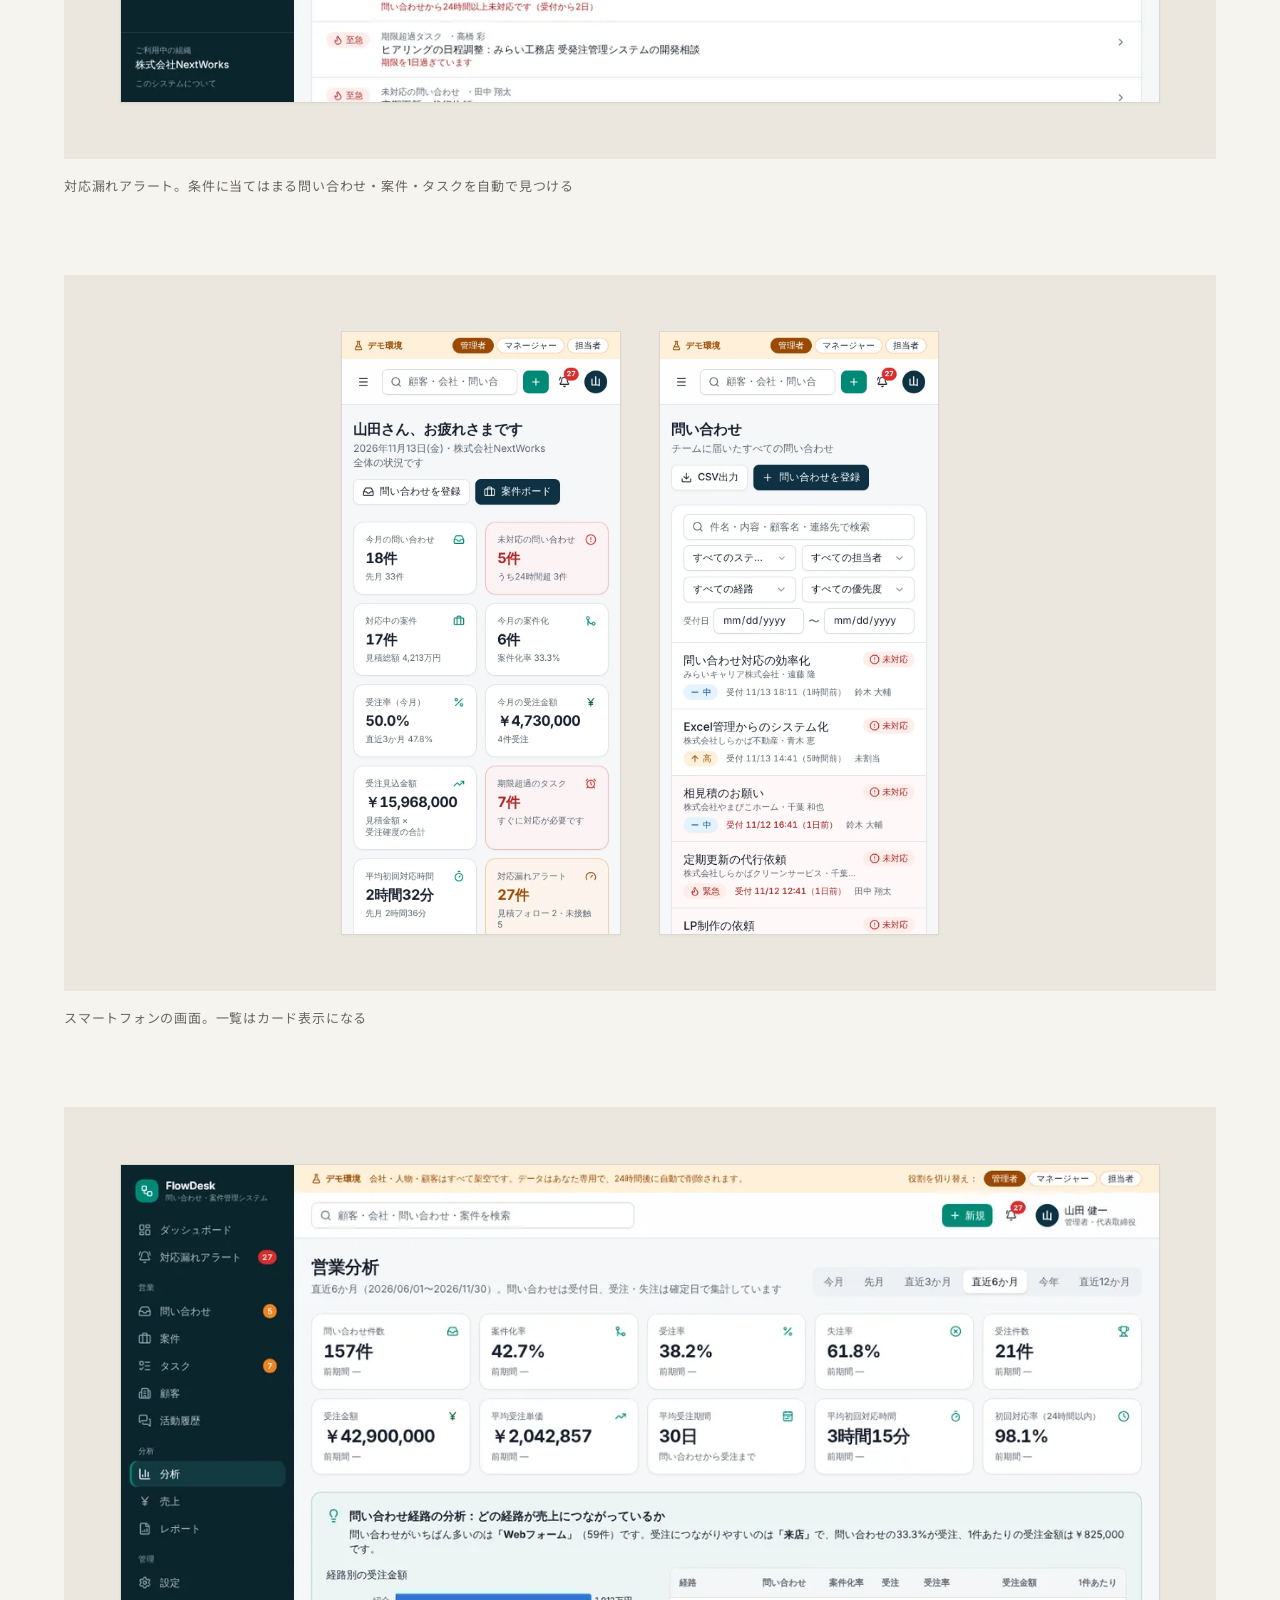
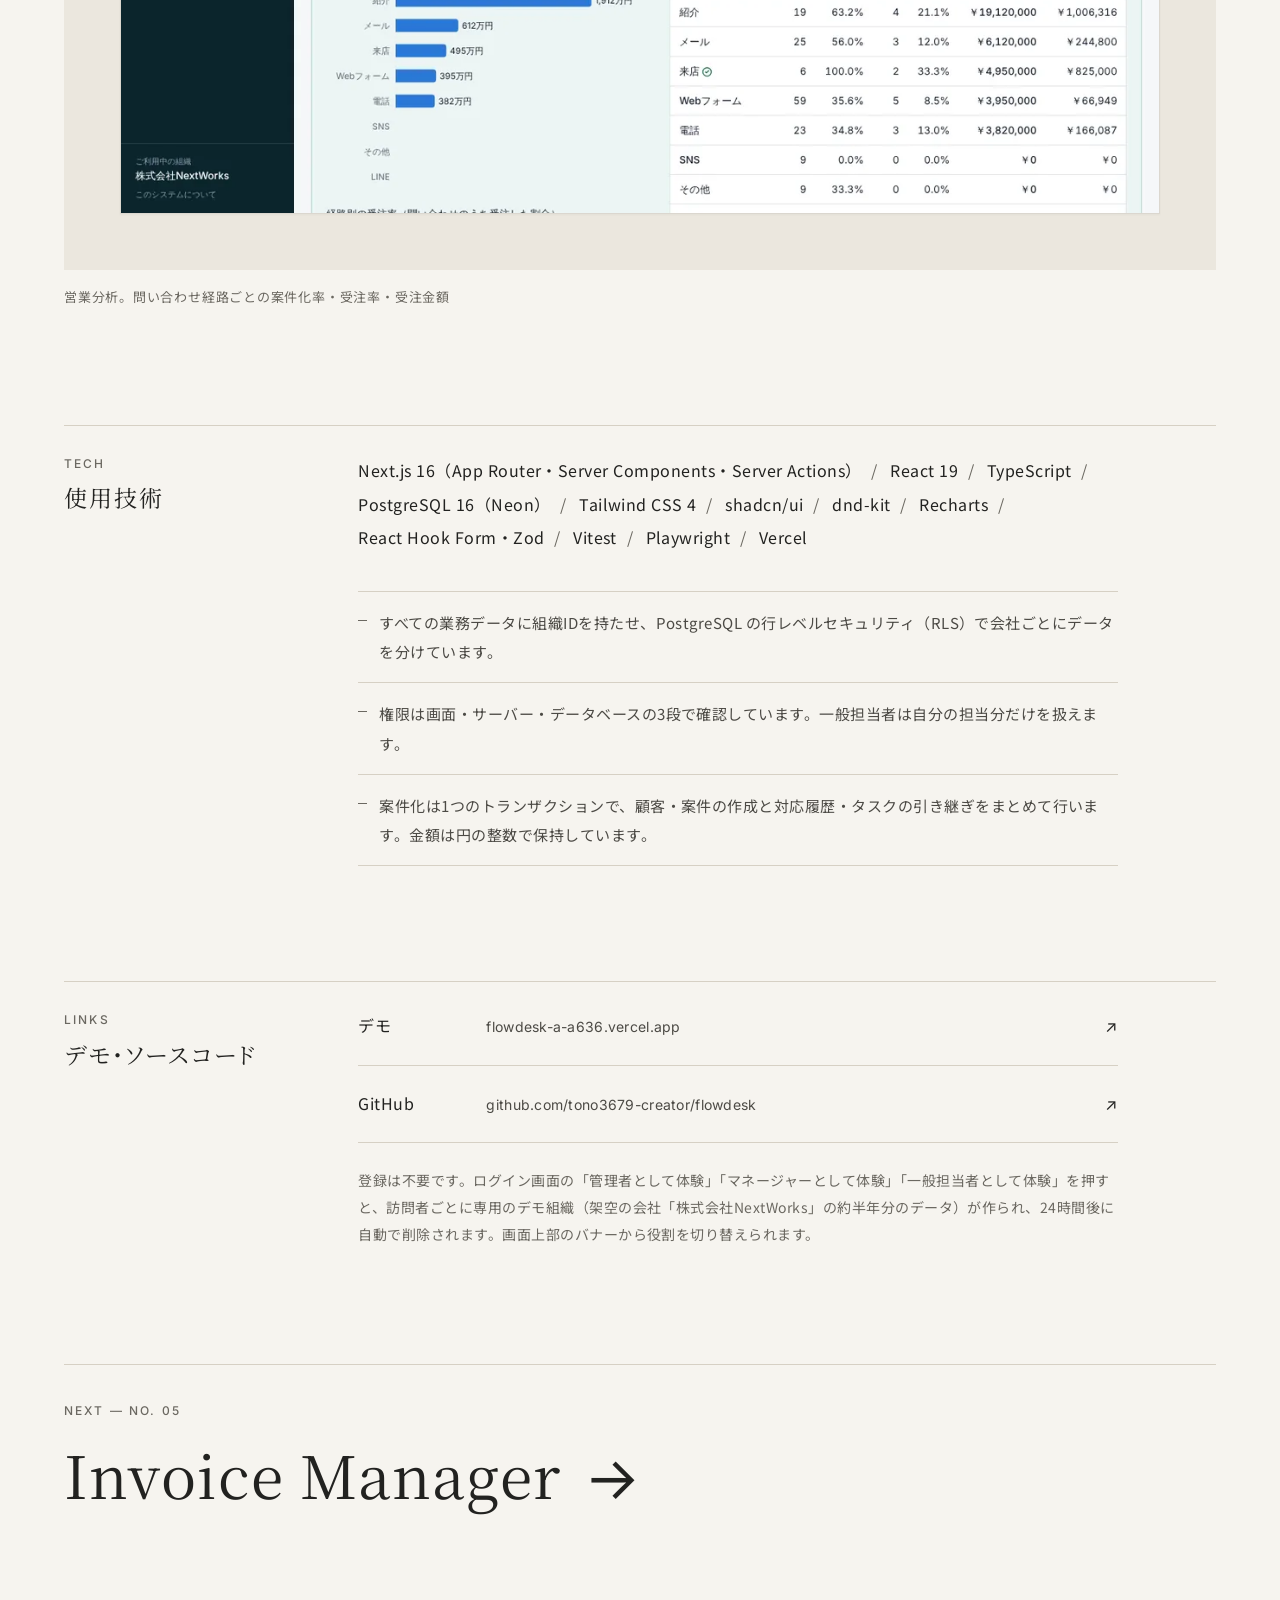
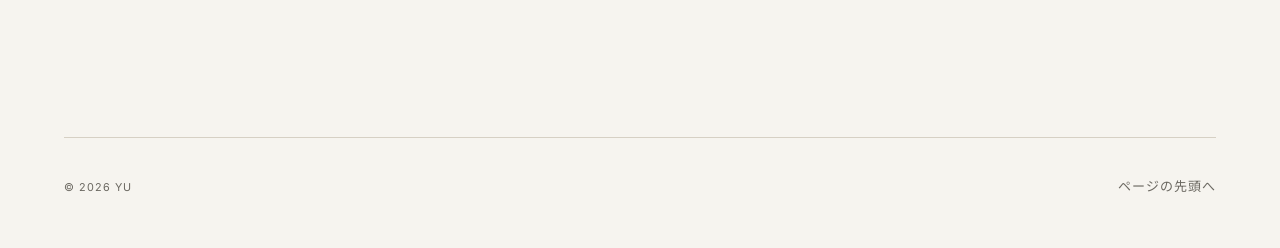
<file: works/flowdesk/index.html>
<!doctype html>
<html lang="ja">
<head>
<meta charset="utf-8">
<meta name="viewport" content="width=device-width, initial-scale=1">
<title>FlowDesk | YU Portfolio</title>
<meta name="description" content="中小企業向けの問い合わせ・案件・タスク管理システム。バラバラに届く問い合わせを1か所に集め、対応漏れを自動で知らせ、案件化から受注・売上までをつなげて分析します。">
<link rel="canonical" href="https://tono3679-creator.github.io/works/flowdesk/">
<meta name="theme-color" content="#f6f4ef">
<meta property="og:type" content="article">
<meta property="og:site_name" content="YU Portfolio">
<meta property="og:title" content="FlowDesk | YU Portfolio">
<meta property="og:description" content="中小企業向けの問い合わせ・案件・タスク管理システム。バラバラに届く問い合わせを1か所に集め、対応漏れを自動で知らせ、案件化から受注・売上までをつなげて分析します。">
<meta property="og:url" content="https://tono3679-creator.github.io/works/flowdesk/">
<meta property="og:image" content="https://tono3679-creator.github.io/images/og.jpg">
<meta property="og:locale" content="ja_JP">
<meta name="twitter:card" content="summary_large_image">
<link rel="icon" href="../../favicon.svg" type="image/svg+xml">
<link rel="preconnect" href="https://fonts.googleapis.com">
<link rel="preconnect" href="https://fonts.gstatic.com" crossorigin>
<link rel="stylesheet" href="https://fonts.googleapis.com/css2?family=Inter:wght@400;500&family=Noto+Sans+JP:wght@400;500&family=Noto+Serif+JP:wght@400;500&display=swap">
<link rel="stylesheet" href="../../assets/css/style.css">
</head>
<body id="top">
<a class="skip-link" href="#main">本文へ移動</a>
<header class="site-header">
  <div class="container">
    <a class="logo" href="../../" aria-label="YU（Web Application Developer）トップページ"><span class="logo-name">YU</span><span class="logo-role" aria-hidden="true">Web Application Developer</span></a>
    <nav class="nav" aria-label="メイン">
      <ul>
        <li><a class="u" href="../../#work" aria-current="page">Work</a></li>
        <li><a class="u" href="../../#about">About</a></li>
        <li><a class="u" href="../../#contact">Contact</a></li>
      </ul>
    </nav>
  </div>
</header>

<main id="main">
  <article aria-labelledby="project-title">
    <div class="container">
      <p class="back"><a class="u" href="../../#work">← 制作実績一覧へ</a></p>
      <header class="project-head grid">
        <span class="no">No. 04</span>
        <h1 class="project-title" id="project-title">FlowDesk</h1>
        <p class="project-lead">バラバラに届く問い合わせを<span class="nb">1か所に集め、</span><span class="nb">対応漏れを防いで</span>受注につなげる業務システムです。</p>
        <dl class="facts">
          <div><dt class="label">Client</dt><dd>問い合わせから仕事が始まる中小企業（Web制作会社・工務店・士業・修理業など）</dd></div>
          <div><dt class="label">Users</dt><dd>管理者・マネージャー・一般担当者<br>（PC・スマートフォン）</dd></div>
          <div><dt class="label">Demo</dt><dd>登録不要。訪問者ごとに<br>専用のデモ組織を作成</dd></div>
        </dl>
        <p class="project-actions">
          <a class="button" href="https://flowdesk-a-a636.vercel.app" target="_blank" rel="noopener">デモを触る <span class="arrow arrow--out" aria-hidden="true">↗</span><span class="visually-hidden">（新しいタブで開きます）</span></a>
          <a class="text-link" href="https://github.com/tono3679-creator/flowdesk" target="_blank" rel="noopener">GitHub でソースコードを見る <span class="arrow arrow--out" aria-hidden="true">↗</span><span class="visually-hidden">（新しいタブで開きます）</span></a>
        </p>
      </header>
      <figure class="project-hero">
        <div class="frame"><img src="../../images/flowdesk-dashboard.webp" width="1200" height="750" alt="FlowDesk のダッシュボード。今月の問い合わせ・案件化・受注率などの指標と「今日やること」の一覧" decoding="async" fetchpriority="high"></div>
      </figure>

      <section class="block grid" aria-labelledby="s-overview">
        <div class="block-title"><span class="label">Overview</span><h2 id="s-overview">プロジェクト概要</h2></div>
        <div class="block-body">
          <p class="large">電話・メール・フォーム・LINE・紹介など、バラバラに届く問い合わせを1か所に集め、「誰が・いつまでに・何をするか」を見える化する、中小企業向けの問い合わせ・案件・タスク管理システムです。</p>
          <p class="large">問い合わせの受付から案件化・見積・受注・売上までを1つにつなげ、対応漏れは自動で知らせます。問い合わせ経路や案件ステータスなどの表示名は設定で変えられるため、業種を問わず使えるように設計しています。</p>
        </div>
      </section>

      <section class="block grid" aria-labelledby="s-problem">
        <div class="block-title"><span class="label">Problem</span><h2 id="s-problem">想定した業務課題</h2></div>
        <div class="block-body">
          <ol class="numbered">
            <li>問い合わせがメール・電話メモ・Excel に散らばり、返信漏れが起きる</li>
            <li>見積を出したまま追いかけを忘れ、失注してしまう</li>
            <li>案件の状況は、担当者に聞かないと分からない</li>
            <li>月末に Excel で集計して、報告資料を手作業で作っている</li>
            <li>どの集客経路が売上につながっているのか、数字で説明できない</li>
          </ol>
        </div>
      </section>

      <section class="block grid" aria-labelledby="s-solution">
        <div class="block-title"><span class="label">Solution</span><h2 id="s-solution">解決方法</h2></div>
        <div class="block-body">
          <ol class="numbered">
            <li>すべての経路の問い合わせを1つの一覧にまとめ、24時間以上未対応のものを自動で警告します。</li>
            <li>見積を提出するとフォローのタスクを自動で作成し、7日たっても結論が出ていなければアラートで知らせます。</li>
            <li>案件はボードでドラッグして更新し、ステータス・受注確度・受注見込金額が自動で連動します。</li>
            <li>ダッシュボード・営業分析・日次〜年間のレポートを自動で集計し、CSV にも出力できます。</li>
            <li>経路ごとに「問い合わせ → 案件化 → 受注 → 受注金額」を並べ、どの経路が売上につながっているかを数字で比べられるようにしました。</li>
          </ol>
        </div>
      </section>

      <section class="block grid" aria-labelledby="s-impact">
        <div class="block-title"><span class="label">Impact</span><h2 id="s-impact">導入効果の試算</h2></div>
        <div class="block-body">
          <p class="premise">従業員8名・月20〜30件の問い合わせがある会社を想定（アプリの紹介ページの試算と同じ条件で、合計は月30時間 → 月10時間）。作業ごとの内訳と、人件費の時間単価 2,500円（営業・事務担当）は、このページで置いた想定です。</p>
          <dl class="figures">
            <div><dt>削減できる作業時間</dt><dd><span class="fig">月 20</span>時間<span class="sub">月 30時間 → 月 10時間</span></dd></div>
            <div><dt>年間の削減時間</dt><dd><span class="fig">240</span>時間<span class="sub">月 20時間 × 12か月</span></dd></div>
            <div><dt>人件費に換算すると</dt><dd><span class="fig">約60</span>万円 / 年<span class="sub">月 約5.0万円（時間単価 2,500円）</span></dd></div>
          </dl>
          <div class="table-wrap">
            <table class="impact-table">
              <caption class="visually-hidden">作業ごとの月あたりの時間（導入前・導入後・削減）</caption>
              <thead><tr><th scope="col">作業（1か月あたり）</th><th scope="col">導入前</th><th scope="col">導入後</th><th scope="col">削減</th></tr></thead>
              <tbody>
              <tr>
                <th scope="row">問い合わせの確認・転記<span class="how">メール・電話メモ・Excel を見て書き写す → 1つの一覧に登録、案件化はワンクリック</span></th>
                <td data-label="導入前">9<small>時間</small></td>
                <td data-label="導入後">3<small>時間</small></td>
                <td data-label="削減" class="minus">−6<small>時間</small></td>
              </tr>
              <tr>
                <th scope="row">案件の進捗の聞き取り<span class="how">担当者への確認 → 案件ボードで全員の状況と受注見込を確認</span></th>
                <td data-label="導入前">6<small>時間</small></td>
                <td data-label="導入後">2<small>時間</small></td>
                <td data-label="削減" class="minus">−4<small>時間</small></td>
              </tr>
              <tr>
                <th scope="row">Excel での集計<span class="how">月末の手集計 → 営業分析・売上画面で自動集計、CSV 出力</span></th>
                <td data-label="導入前">7<small>時間</small></td>
                <td data-label="導入後">2<small>時間</small></td>
                <td data-label="削減" class="minus">−5<small>時間</small></td>
              </tr>
              <tr>
                <th scope="row">報告資料づくり<span class="how">毎月まる1日 → 月次レポートを印刷・PDF 保存</span></th>
                <td data-label="導入前">8<small>時間</small></td>
                <td data-label="導入後">3<small>時間</small></td>
                <td data-label="削減" class="minus">−5<small>時間</small></td>
              </tr>
              </tbody>
              <tfoot><tr><th scope="row">合計</th><td data-label="導入前">30<small>時間</small></td><td data-label="導入後">10<small>時間</small></td><td data-label="削減" class="minus">−20<small>時間</small></td></tr></tfoot>
            </table>
          </div>
          <p class="disclaimer">※ 実際の導入実績ではなく、上の想定条件にもとづく試算です。実際の効果は、業務の内容や運用によって変わります。</p>
        </div>
      </section>

      <section class="block grid" aria-labelledby="s-features">
        <div class="block-title"><span class="label">Features</span><h2 id="s-features">主要機能</h2></div>
        <div class="block-body">
          <dl class="features">
            <div><dt>ダッシュボード</dt><dd>今月の問い合わせ・案件化率・受注率・受注見込金額などの指標と、「今日やること」を優先度の高い順に表示。</dd></div>
            <div><dt>問い合わせ・案件化</dt><dd>経路・担当・優先度での絞り込み。ワンクリックで顧客・案件・タスクを作成し、内容と対応履歴を引き継ぎ。</dd></div>
            <div><dt>案件ボード</dt><dd>ヒアリング → 提案 → 見積 → 検討中 → 受注。ドラッグ・キーボード・メニューで移動し、失注時は理由を記録。</dd></div>
            <div><dt>対応漏れアラート</dt><dd>24時間未対応・見積から7日・30日未接触・期限超過タスク・フォロー予定日を自動で検出。日数は設定で変更可能。</dd></div>
            <div><dt>顧客・タスク・対応履歴</dt><dd>顧客ごとのタイムラインと累計売上、CSV の取り込み（Shift_JIS 対応）。今日・今週・期限超過のタスク一覧。</dd></div>
            <div><dt>営業分析・レポート</dt><dd>経路別・担当者別・月別の分析と KPI 10種。日次〜年間のレポートは印刷・PDF 保存に対応。</dd></div>
          </dl>
        </div>
      </section>

      <section class="block" aria-labelledby="s-shots">
        <div class="grid"><div class="block-title"><span class="label">Screens</span><h2 id="s-shots">スクリーンショット</h2></div></div>
        <div class="shots">
        <figure class="shot">
          <div class="frame"><img src="../../images/flowdesk-board.webp" width="1200" height="750" alt="案件ボード。ドラッグで移動すると、受注確度と受注見込金額も更新される" decoding="async" loading="lazy"></div>
          <figcaption>案件ボード。ドラッグで移動すると、受注確度と受注見込金額も更新される</figcaption>
        </figure>
        <figure class="shot">
          <div class="frame"><img src="../../images/flowdesk-alerts.webp" width="1200" height="750" alt="対応漏れアラート。条件に当てはまる問い合わせ・案件・タスクを自動で見つける" decoding="async" loading="lazy"></div>
          <figcaption>対応漏れアラート。条件に当てはまる問い合わせ・案件・タスクを自動で見つける</figcaption>
        </figure>
        <figure class="shot">
          <div class="frame phones">
            <div><img src="../../images/flowdesk-m-dashboard.webp" width="780" height="1688" alt="ダッシュボード" decoding="async" loading="lazy"></div>
            <div><img src="../../images/flowdesk-m-inquiries.webp" width="780" height="1688" alt="問い合わせの一覧" decoding="async" loading="lazy"></div>
          </div>
          <figcaption>スマートフォンの画面。一覧はカード表示になる</figcaption>
        </figure>
        <figure class="shot">
          <div class="frame"><img src="../../images/flowdesk-analytics.webp" width="1200" height="750" alt="営業分析。問い合わせ経路ごとの案件化率・受注率・受注金額" decoding="async" loading="lazy"></div>
          <figcaption>営業分析。問い合わせ経路ごとの案件化率・受注率・受注金額</figcaption>
        </figure>
        </div>
      </section>

      <section class="block grid" aria-labelledby="s-stack">
        <div class="block-title"><span class="label">Tech</span><h2 id="s-stack">使用技術</h2></div>
        <div class="block-body">
          <ul class="stack" aria-label="使用技術">
            <li>Next.js 16（App Router・Server Components・Server Actions）</li>
            <li>React 19</li>
            <li>TypeScript</li>
            <li>PostgreSQL 16（Neon）</li>
            <li>Tailwind CSS 4</li>
            <li>shadcn/ui</li>
            <li>dnd-kit</li>
            <li>Recharts</li>
            <li>React Hook Form・Zod</li>
            <li>Vitest</li>
            <li>Playwright</li>
            <li>Vercel</li>
          </ul>
          <ul class="points" aria-label="設計のポイント">
            <li>すべての業務データに組織IDを持たせ、PostgreSQL の行レベルセキュリティ（RLS）で会社ごとにデータを分けています。</li>
            <li>権限は画面・サーバー・データベースの3段で確認しています。一般担当者は自分の担当分だけを扱えます。</li>
            <li>案件化は1つのトランザクションで、顧客・案件の作成と対応履歴・タスクの引き継ぎをまとめて行います。金額は円の整数で保持しています。</li>
          </ul>
        </div>
      </section>

      <section class="block grid" aria-labelledby="s-links">
        <div class="block-title"><span class="label">Links</span><h2 id="s-links">デモ・ソースコード</h2></div>
        <div class="block-body">
          <ul class="links-list">
            <li><a href="https://flowdesk-a-a636.vercel.app" target="_blank" rel="noopener"><span>デモ</span><span class="url">flowdesk-a-a636.vercel.app</span><span class="arrow" aria-hidden="true">↗</span><span class="visually-hidden">（新しいタブで開きます）</span></a></li>
            <li><a href="https://github.com/tono3679-creator/flowdesk" target="_blank" rel="noopener"><span>GitHub</span><span class="url">github.com/tono3679-creator/flowdesk</span><span class="arrow" aria-hidden="true">↗</span><span class="visually-hidden">（新しいタブで開きます）</span></a></li>
          </ul>
          <p class="demo-note">登録は不要です。ログイン画面の「管理者として体験」「マネージャーとして体験」「一般担当者として体験」を押すと、訪問者ごとに専用のデモ組織（架空の会社「株式会社NextWorks」の約半年分のデータ）が作られ、24時間後に自動で削除されます。画面上部のバナーから役割を切り替えられます。</p>
        </div>
      </section>

      <nav class="next-project" aria-label="次の制作実績">
        <a href="../../works/invoice-manager/">
          <span class="label">Next — No. 05</span>
          <span class="next-title">Invoice Manager <span class="arrow" aria-hidden="true">→</span></span>
        </a>
      </nav>
    </div>
  </article>
</main>

<footer class="site-footer">
  <div class="container">
    <div class="footer-inner">
      <p><small>&copy; 2026 YU</small></p>
      <a class="u" href="#top">ページの先頭へ</a>
    </div>
  </div>
</footer>
</body>
</html>
</file>
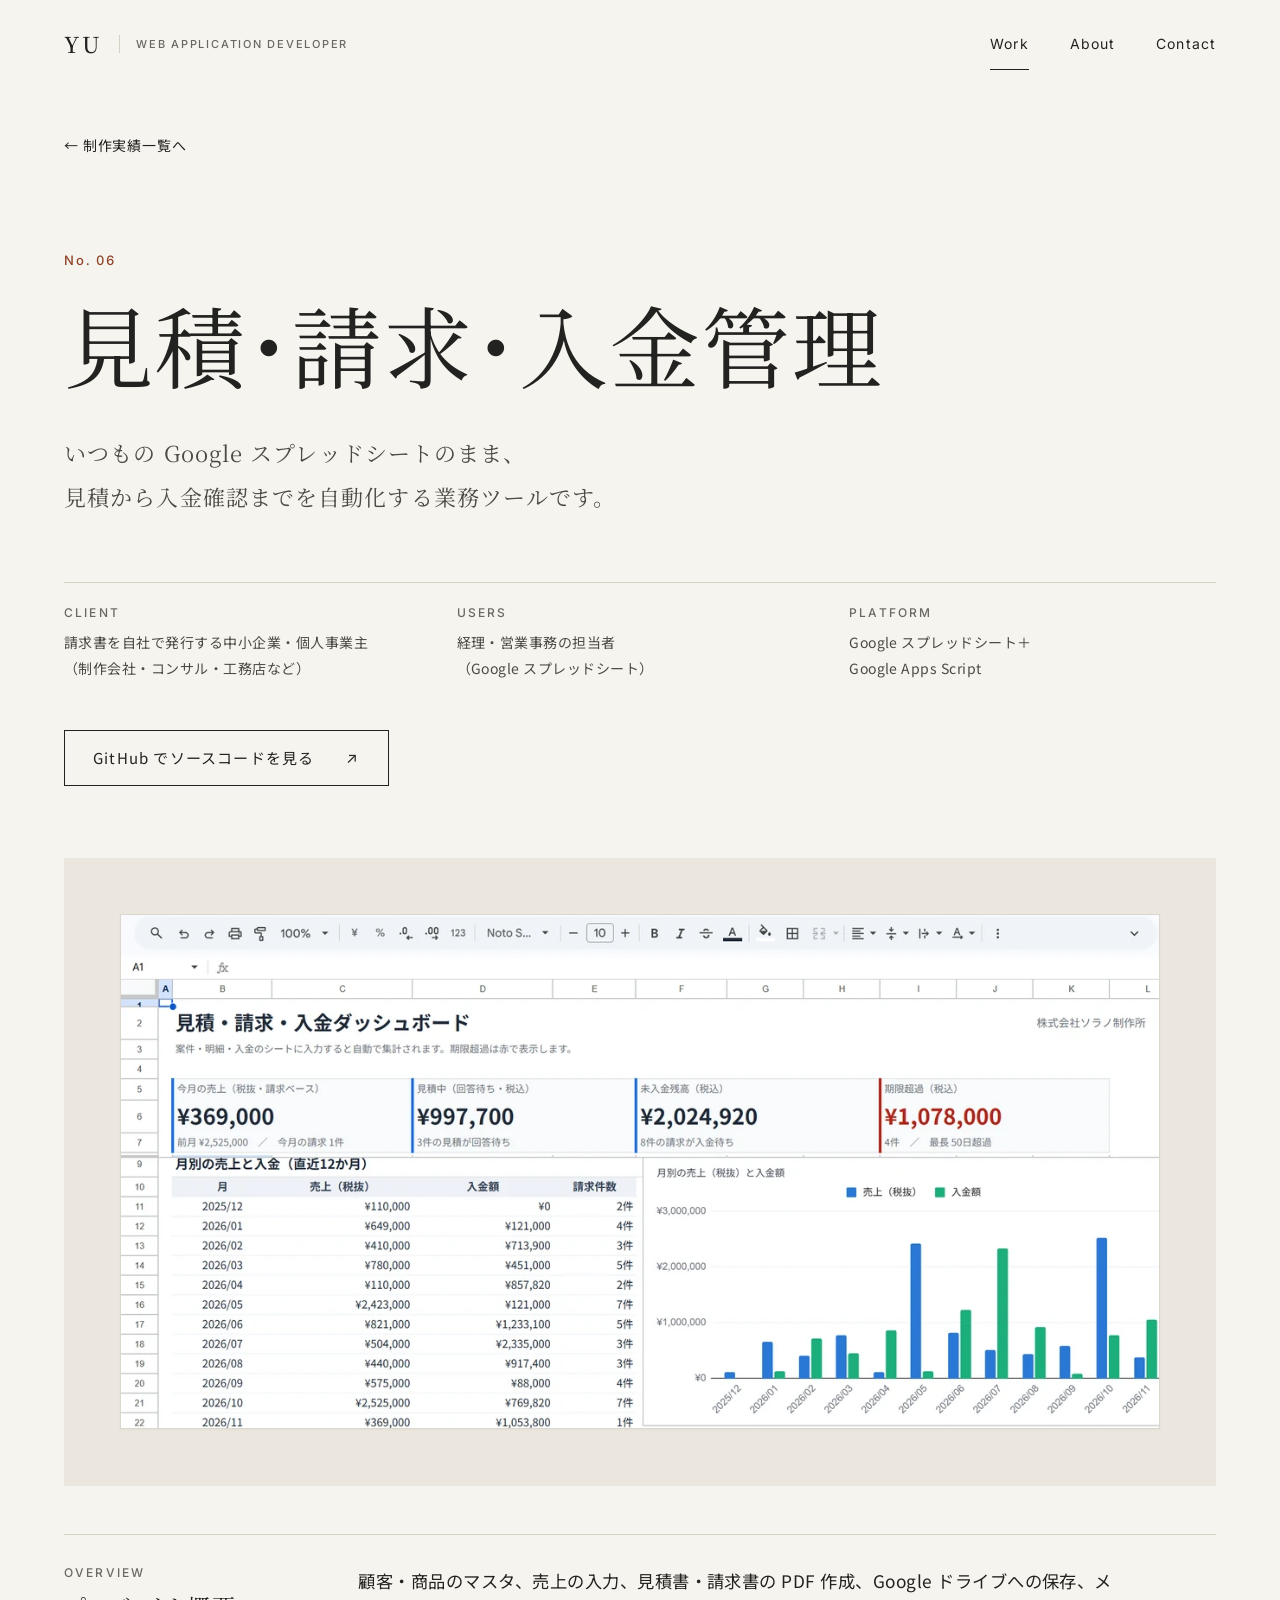
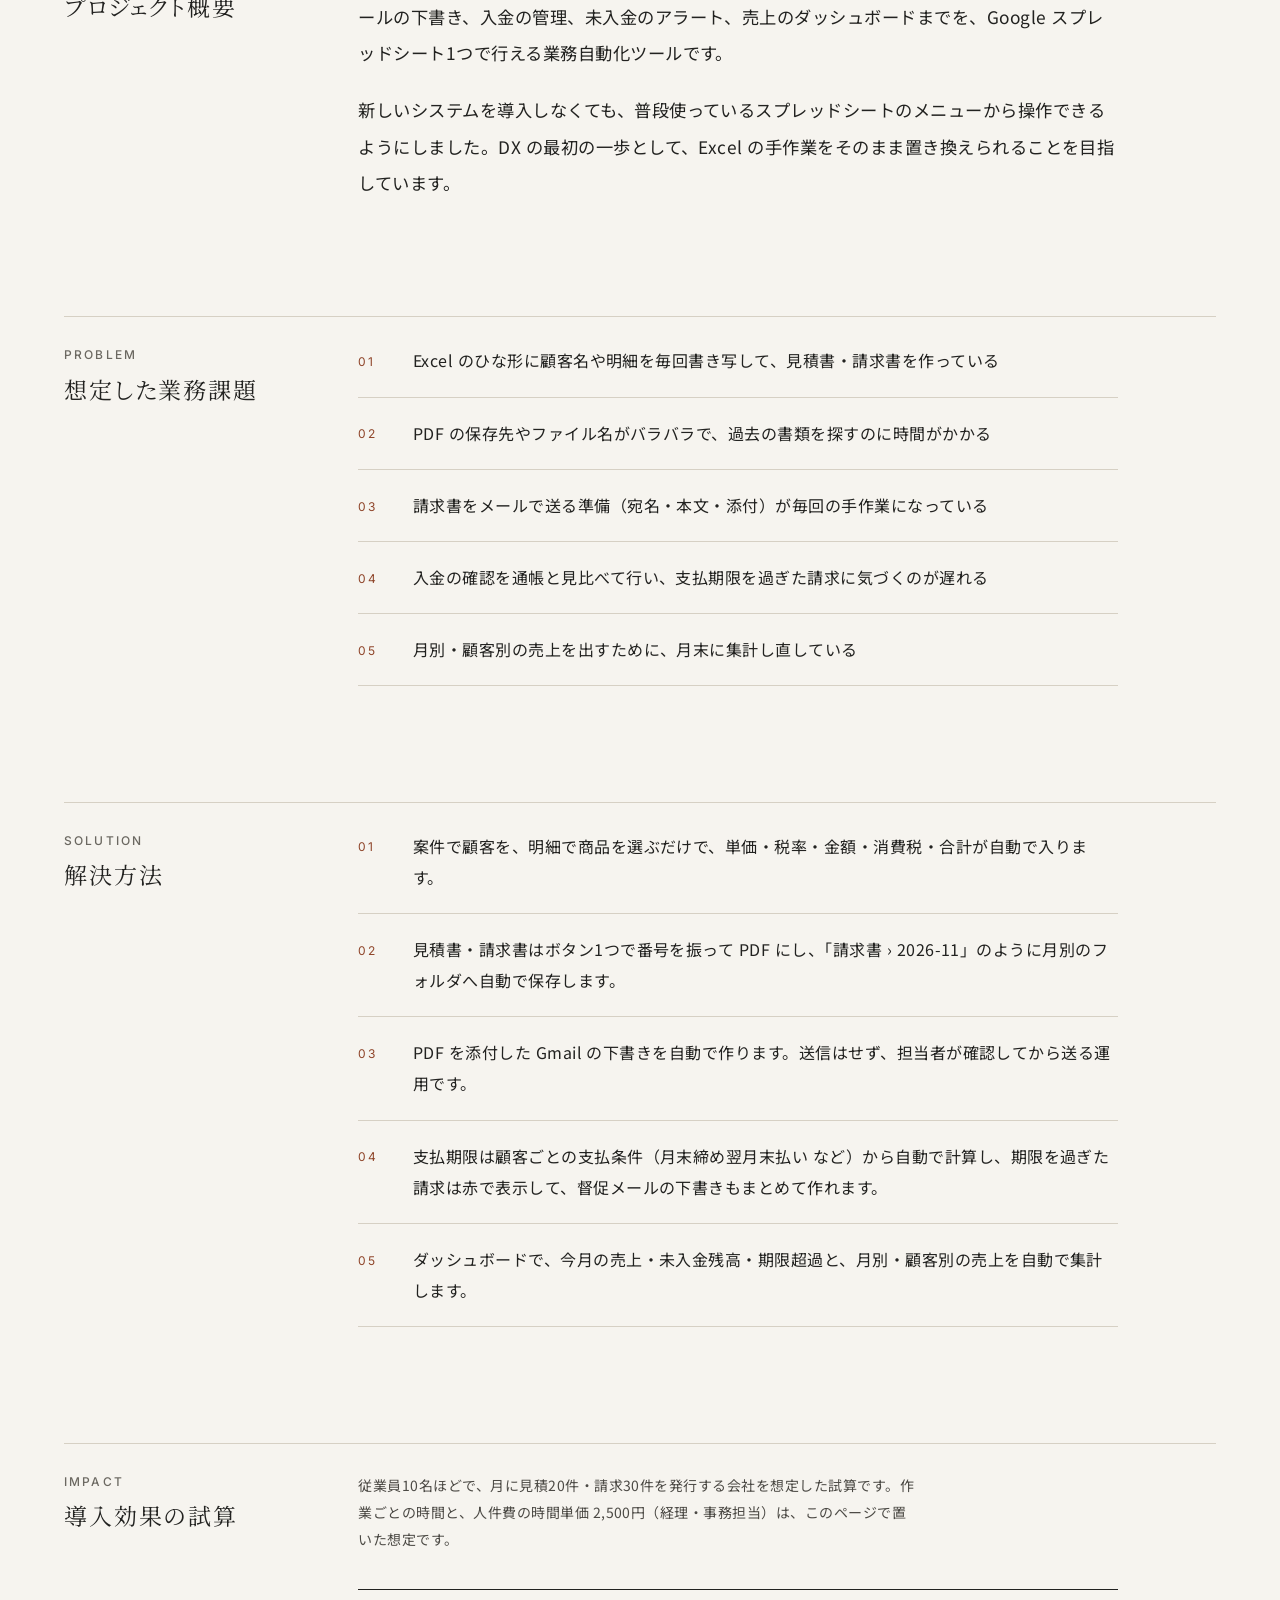
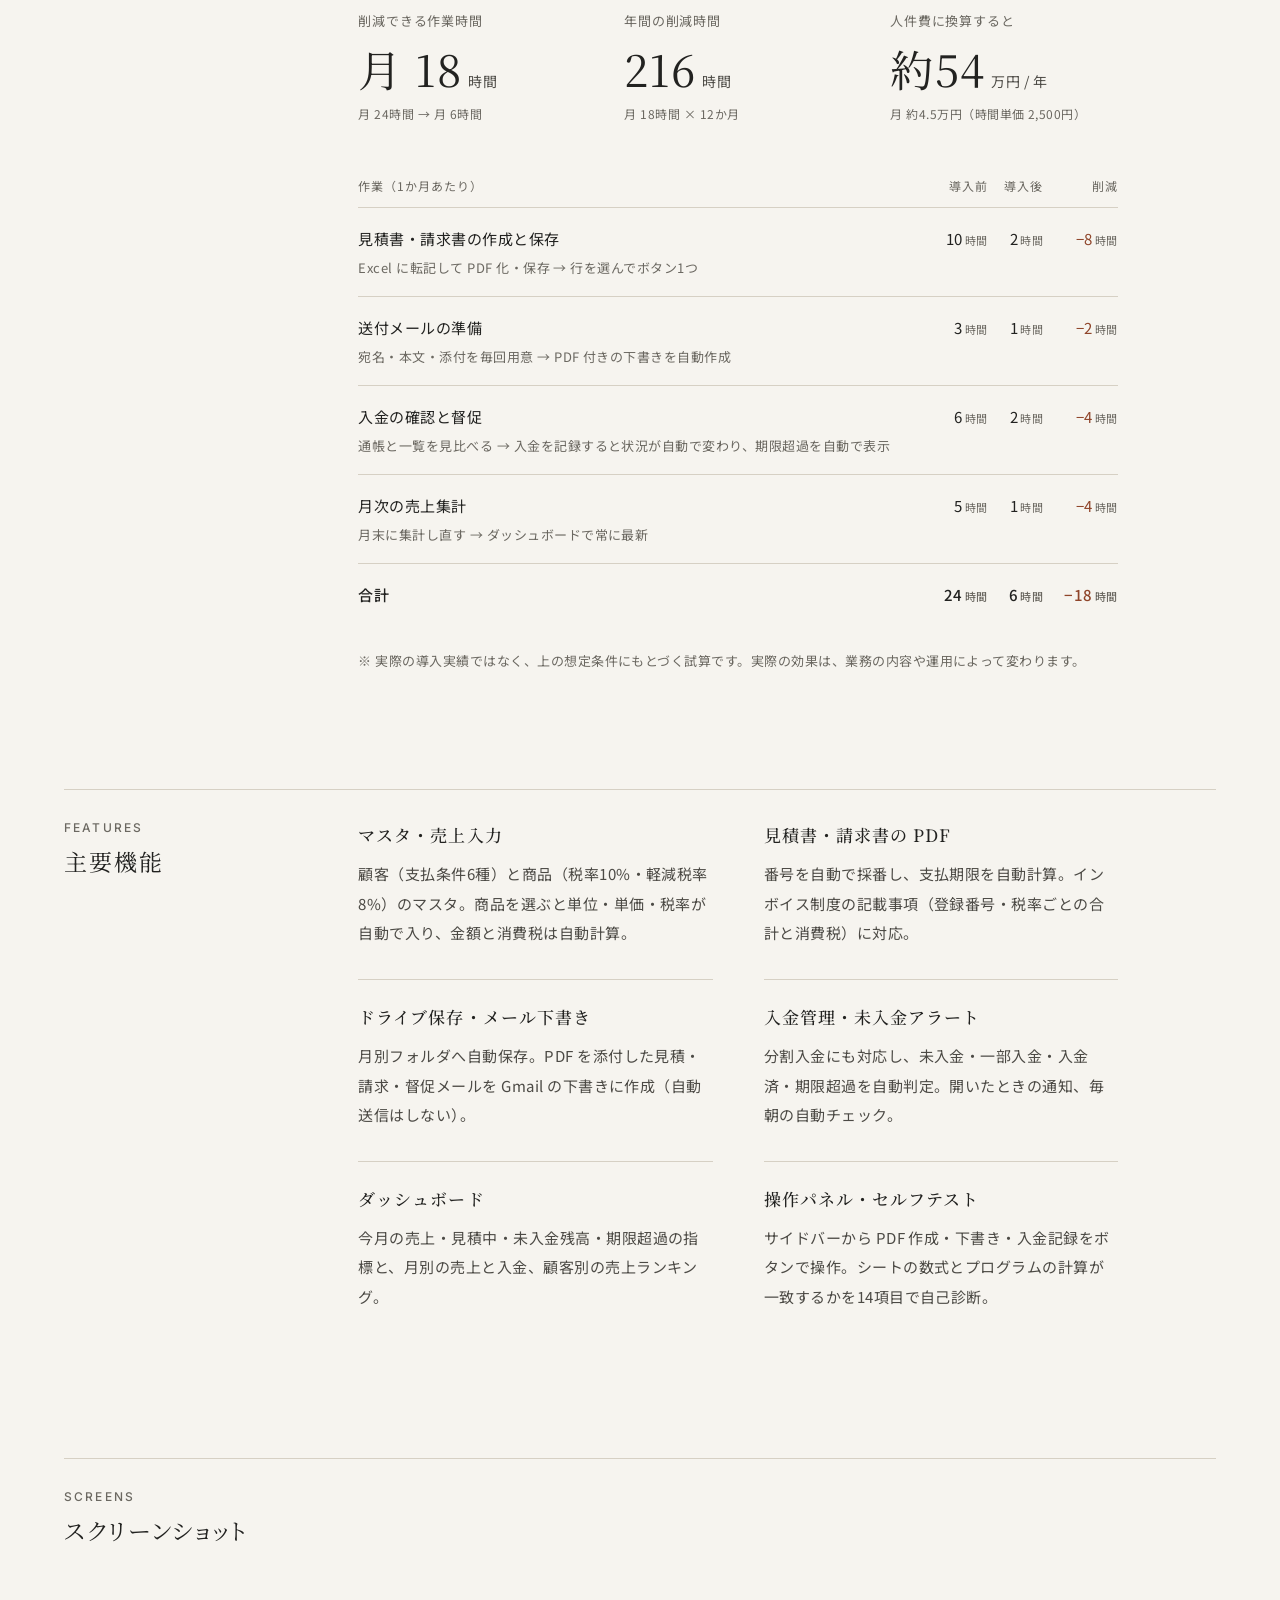
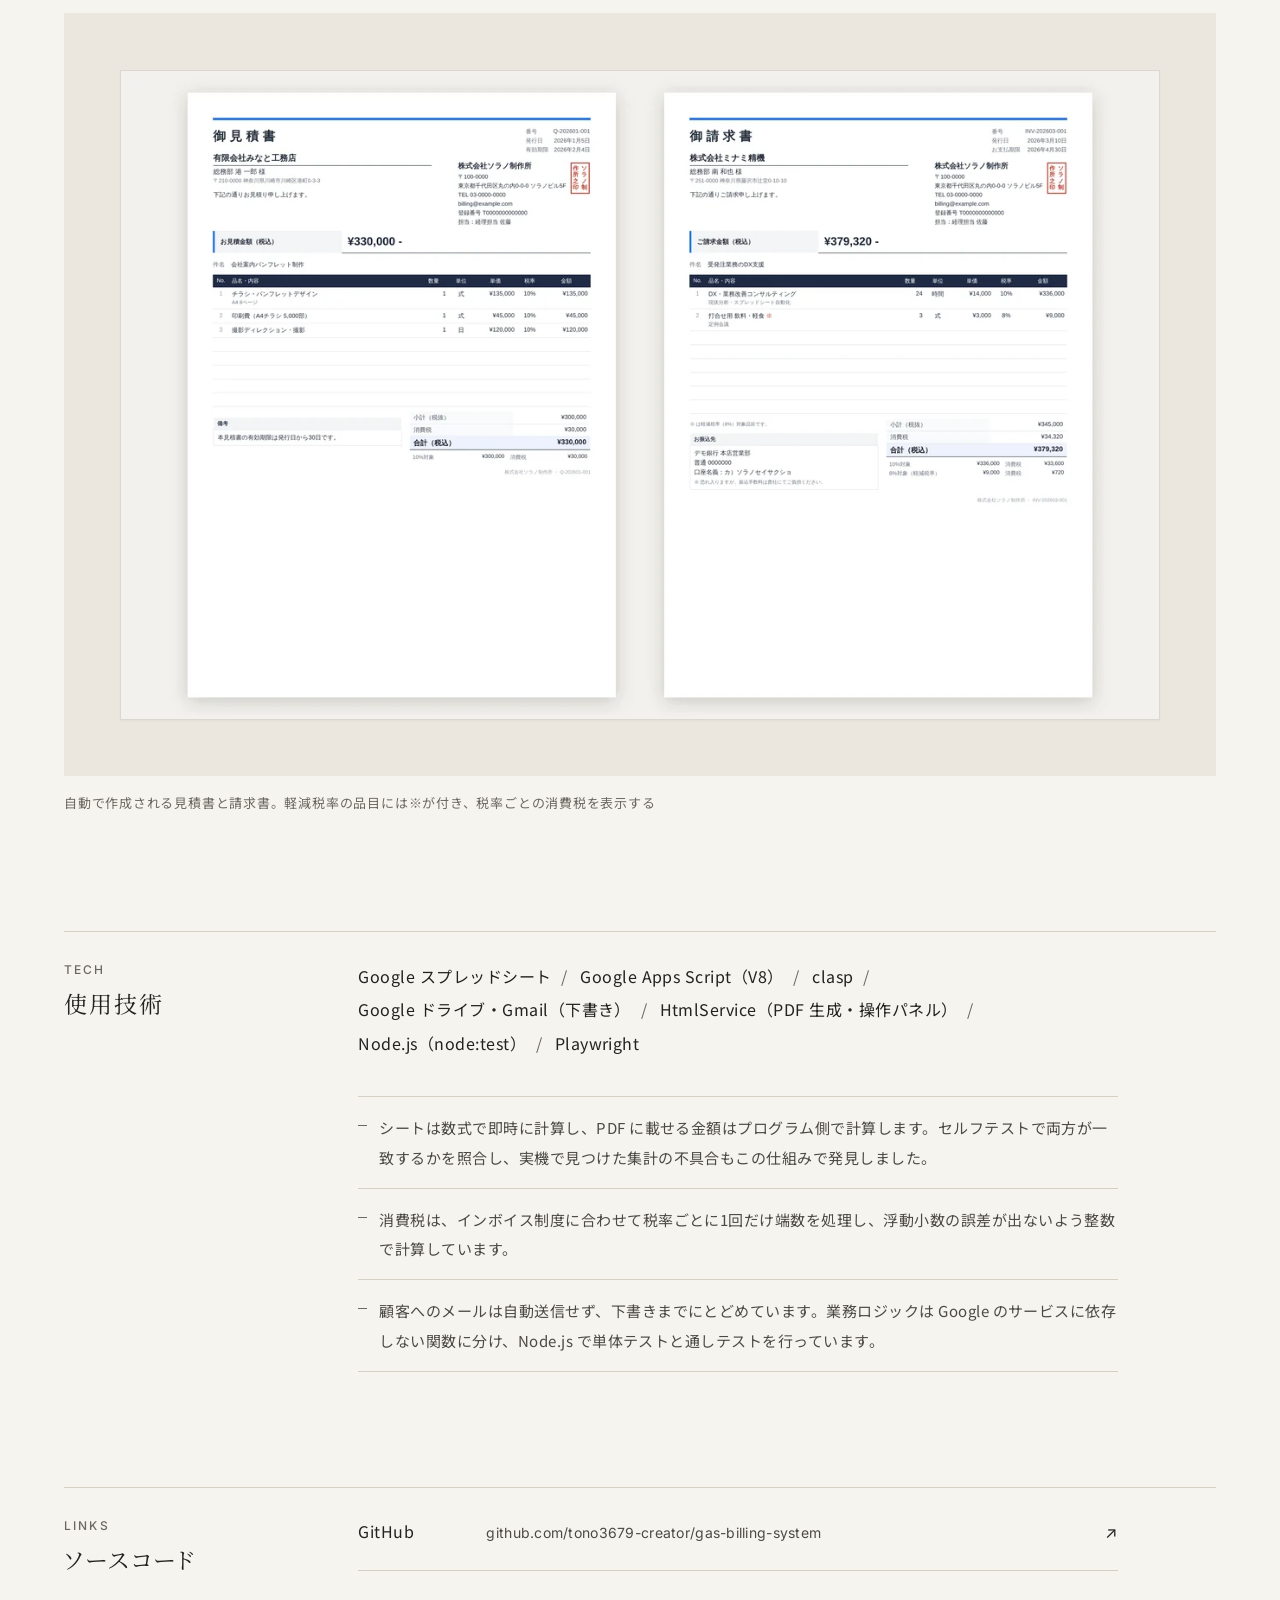
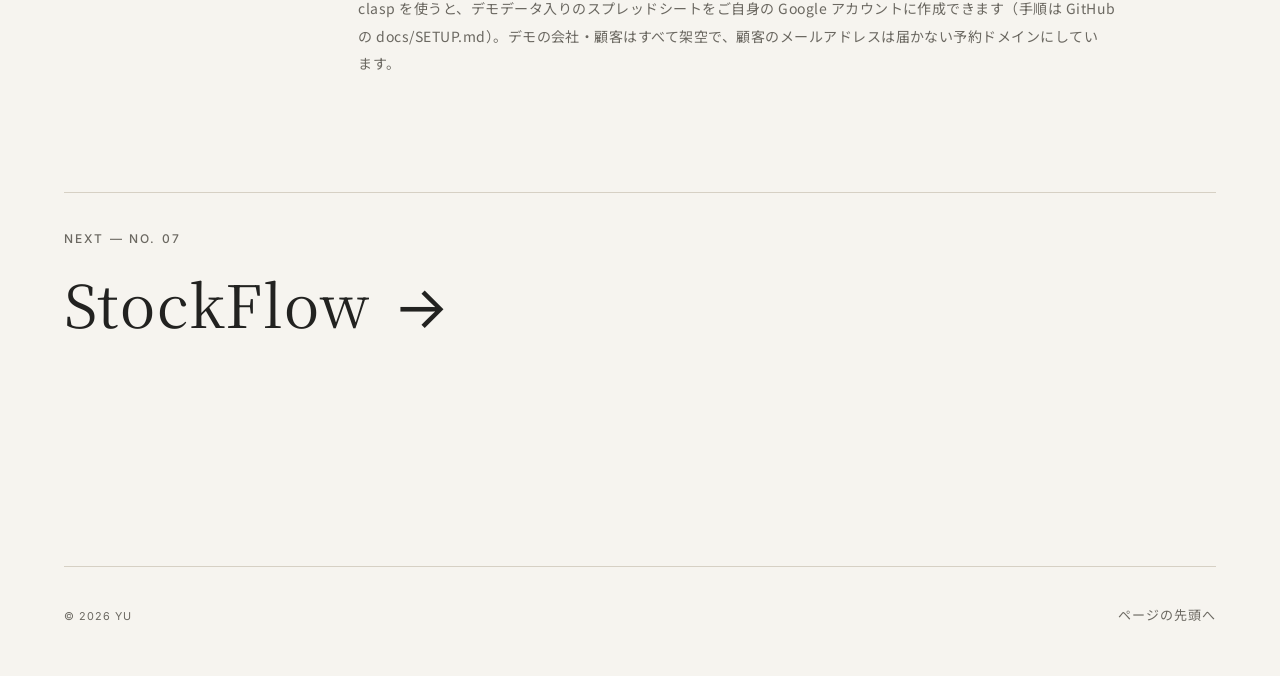
<file: works/gas-billing-system/index.html>
<!doctype html>
<html lang="ja">
<head>
<meta charset="utf-8">
<meta name="viewport" content="width=device-width, initial-scale=1">
<title>見積・請求・入金管理 | YU Portfolio</title>
<meta name="description" content="Google スプレッドシートと Apps Script で作った、中小企業向けの見積・請求・入金管理システム。見積書・請求書の PDF 作成、ドライブ保存、メール下書き、入金管理、未入金アラート、売上ダッシュボードまでをスプレッドシート1つで行います。">
<link rel="canonical" href="https://tono3679-creator.github.io/works/gas-billing-system/">
<meta name="theme-color" content="#f6f4ef">
<meta property="og:type" content="article">
<meta property="og:site_name" content="YU Portfolio">
<meta property="og:title" content="見積・請求・入金管理 | YU Portfolio">
<meta property="og:description" content="Google スプレッドシートと Apps Script で作った、中小企業向けの見積・請求・入金管理システム。見積書・請求書の PDF 作成、ドライブ保存、メール下書き、入金管理、未入金アラート、売上ダッシュボードまでをスプレッドシート1つで行います。">
<meta property="og:url" content="https://tono3679-creator.github.io/works/gas-billing-system/">
<meta property="og:image" content="https://tono3679-creator.github.io/images/og.jpg">
<meta property="og:locale" content="ja_JP">
<meta name="twitter:card" content="summary_large_image">
<link rel="icon" href="../../favicon.svg" type="image/svg+xml">
<link rel="preconnect" href="https://fonts.googleapis.com">
<link rel="preconnect" href="https://fonts.gstatic.com" crossorigin>
<link rel="stylesheet" href="https://fonts.googleapis.com/css2?family=Inter:wght@400;500&family=Noto+Sans+JP:wght@400;500&family=Noto+Serif+JP:wght@400;500&display=swap">
<link rel="stylesheet" href="../../assets/css/style.css">
</head>
<body id="top">
<a class="skip-link" href="#main">本文へ移動</a>
<header class="site-header">
  <div class="container">
    <a class="logo" href="../../" aria-label="YU（Web Application Developer）トップページ"><span class="logo-name">YU</span><span class="logo-role" aria-hidden="true">Web Application Developer</span></a>
    <nav class="nav" aria-label="メイン">
      <ul>
        <li><a class="u" href="../../#work" aria-current="page">Work</a></li>
        <li><a class="u" href="../../#about">About</a></li>
        <li><a class="u" href="../../#contact">Contact</a></li>
      </ul>
    </nav>
  </div>
</header>

<main id="main">
  <article aria-labelledby="project-title">
    <div class="container">
      <p class="back"><a class="u" href="../../#work">← 制作実績一覧へ</a></p>
      <header class="project-head grid">
        <span class="no">No. 06</span>
        <h1 class="project-title" id="project-title">見積・請求・入金管理</h1>
        <p class="project-lead">いつもの Google スプレッドシートのまま、<span class="nb">見積から入金確認までを</span><span class="nb">自動化する業務ツールです。</span></p>
        <dl class="facts">
          <div><dt class="label">Client</dt><dd>請求書を自社で発行する中小企業・個人事業主（制作会社・コンサル・工務店など）</dd></div>
          <div><dt class="label">Users</dt><dd>経理・営業事務の担当者<br>（Google スプレッドシート）</dd></div>
          <div><dt class="label">Platform</dt><dd>Google スプレッドシート＋<br>Google Apps Script</dd></div>
        </dl>
        <p class="project-actions">
          <a class="button" href="https://github.com/tono3679-creator/gas-billing-system" target="_blank" rel="noopener">GitHub でソースコードを見る <span class="arrow arrow--out" aria-hidden="true">↗</span><span class="visually-hidden">（新しいタブで開きます）</span></a>
        </p>
      </header>
      <figure class="project-hero">
        <div class="frame"><img src="../../images/gas-billing-dashboard.webp" width="1200" height="594" alt="スプレッドシートのダッシュボード。今月の売上・見積中・未入金残高・期限超過の指標と、月別の売上と入金のグラフ" decoding="async" fetchpriority="high"></div>
      </figure>

      <section class="block grid" aria-labelledby="s-overview">
        <div class="block-title"><span class="label">Overview</span><h2 id="s-overview">プロジェクト概要</h2></div>
        <div class="block-body">
          <p class="large">顧客・商品のマスタ、売上の入力、見積書・請求書の PDF 作成、Google ドライブへの保存、メールの下書き、入金の管理、未入金のアラート、売上のダッシュボードまでを、Google スプレッドシート1つで行える業務自動化ツールです。</p>
          <p class="large">新しいシステムを導入しなくても、普段使っているスプレッドシートのメニューから操作できるようにしました。DX の最初の一歩として、Excel の手作業をそのまま置き換えられることを目指しています。</p>
        </div>
      </section>

      <section class="block grid" aria-labelledby="s-problem">
        <div class="block-title"><span class="label">Problem</span><h2 id="s-problem">想定した業務課題</h2></div>
        <div class="block-body">
          <ol class="numbered">
            <li>Excel のひな形に顧客名や明細を毎回書き写して、見積書・請求書を作っている</li>
            <li>PDF の保存先やファイル名がバラバラで、過去の書類を探すのに時間がかかる</li>
            <li>請求書をメールで送る準備（宛名・本文・添付）が毎回の手作業になっている</li>
            <li>入金の確認を通帳と見比べて行い、支払期限を過ぎた請求に気づくのが遅れる</li>
            <li>月別・顧客別の売上を出すために、月末に集計し直している</li>
          </ol>
        </div>
      </section>

      <section class="block grid" aria-labelledby="s-solution">
        <div class="block-title"><span class="label">Solution</span><h2 id="s-solution">解決方法</h2></div>
        <div class="block-body">
          <ol class="numbered">
            <li>案件で顧客を、明細で商品を選ぶだけで、単価・税率・金額・消費税・合計が自動で入ります。</li>
            <li>見積書・請求書はボタン1つで番号を振って PDF にし、「請求書 › 2026-11」のように月別のフォルダへ自動で保存します。</li>
            <li>PDF を添付した Gmail の下書きを自動で作ります。送信はせず、担当者が確認してから送る運用です。</li>
            <li>支払期限は顧客ごとの支払条件（月末締め翌月末払い など）から自動で計算し、期限を過ぎた請求は赤で表示して、督促メールの下書きもまとめて作れます。</li>
            <li>ダッシュボードで、今月の売上・未入金残高・期限超過と、月別・顧客別の売上を自動で集計します。</li>
          </ol>
        </div>
      </section>

      <section class="block grid" aria-labelledby="s-impact">
        <div class="block-title"><span class="label">Impact</span><h2 id="s-impact">導入効果の試算</h2></div>
        <div class="block-body">
          <p class="premise">従業員10名ほどで、月に見積20件・請求30件を発行する会社を想定した試算です。作業ごとの時間と、人件費の時間単価 2,500円（経理・事務担当）は、このページで置いた想定です。</p>
          <dl class="figures">
            <div><dt>削減できる作業時間</dt><dd><span class="fig">月 18</span>時間<span class="sub">月 24時間 → 月 6時間</span></dd></div>
            <div><dt>年間の削減時間</dt><dd><span class="fig">216</span>時間<span class="sub">月 18時間 × 12か月</span></dd></div>
            <div><dt>人件費に換算すると</dt><dd><span class="fig">約54</span>万円 / 年<span class="sub">月 約4.5万円（時間単価 2,500円）</span></dd></div>
          </dl>
          <div class="table-wrap">
            <table class="impact-table">
              <caption class="visually-hidden">作業ごとの月あたりの時間（導入前・導入後・削減）</caption>
              <thead><tr><th scope="col">作業（1か月あたり）</th><th scope="col">導入前</th><th scope="col">導入後</th><th scope="col">削減</th></tr></thead>
              <tbody>
              <tr>
                <th scope="row">見積書・請求書の作成と保存<span class="how">Excel に転記して PDF 化・保存 → 行を選んでボタン1つ</span></th>
                <td data-label="導入前">10<small>時間</small></td>
                <td data-label="導入後">2<small>時間</small></td>
                <td data-label="削減" class="minus">−8<small>時間</small></td>
              </tr>
              <tr>
                <th scope="row">送付メールの準備<span class="how">宛名・本文・添付を毎回用意 → PDF 付きの下書きを自動作成</span></th>
                <td data-label="導入前">3<small>時間</small></td>
                <td data-label="導入後">1<small>時間</small></td>
                <td data-label="削減" class="minus">−2<small>時間</small></td>
              </tr>
              <tr>
                <th scope="row">入金の確認と督促<span class="how">通帳と一覧を見比べる → 入金を記録すると状況が自動で変わり、期限超過を自動で表示</span></th>
                <td data-label="導入前">6<small>時間</small></td>
                <td data-label="導入後">2<small>時間</small></td>
                <td data-label="削減" class="minus">−4<small>時間</small></td>
              </tr>
              <tr>
                <th scope="row">月次の売上集計<span class="how">月末に集計し直す → ダッシュボードで常に最新</span></th>
                <td data-label="導入前">5<small>時間</small></td>
                <td data-label="導入後">1<small>時間</small></td>
                <td data-label="削減" class="minus">−4<small>時間</small></td>
              </tr>
              </tbody>
              <tfoot><tr><th scope="row">合計</th><td data-label="導入前">24<small>時間</small></td><td data-label="導入後">6<small>時間</small></td><td data-label="削減" class="minus">−18<small>時間</small></td></tr></tfoot>
            </table>
          </div>
          <p class="disclaimer">※ 実際の導入実績ではなく、上の想定条件にもとづく試算です。実際の効果は、業務の内容や運用によって変わります。</p>
        </div>
      </section>

      <section class="block grid" aria-labelledby="s-features">
        <div class="block-title"><span class="label">Features</span><h2 id="s-features">主要機能</h2></div>
        <div class="block-body">
          <dl class="features">
            <div><dt>マスタ・売上入力</dt><dd>顧客（支払条件6種）と商品（税率10%・軽減税率8%）のマスタ。商品を選ぶと単位・単価・税率が自動で入り、金額と消費税は自動計算。</dd></div>
            <div><dt>見積書・請求書の PDF</dt><dd>番号を自動で採番し、支払期限を自動計算。インボイス制度の記載事項（登録番号・税率ごとの合計と消費税）に対応。</dd></div>
            <div><dt>ドライブ保存・メール下書き</dt><dd>月別フォルダへ自動保存。PDF を添付した見積・請求・督促メールを Gmail の下書きに作成（自動送信はしない）。</dd></div>
            <div><dt>入金管理・未入金アラート</dt><dd>分割入金にも対応し、未入金・一部入金・入金済・期限超過を自動判定。開いたときの通知、毎朝の自動チェック。</dd></div>
            <div><dt>ダッシュボード</dt><dd>今月の売上・見積中・未入金残高・期限超過の指標と、月別の売上と入金、顧客別の売上ランキング。</dd></div>
            <div><dt>操作パネル・セルフテスト</dt><dd>サイドバーから PDF 作成・下書き・入金記録をボタンで操作。シートの数式とプログラムの計算が一致するかを14項目で自己診断。</dd></div>
          </dl>
        </div>
      </section>

      <section class="block" aria-labelledby="s-shots">
        <div class="grid"><div class="block-title"><span class="label">Screens</span><h2 id="s-shots">スクリーンショット</h2></div></div>
        <div class="shots">
        <figure class="shot">
          <div class="frame"><img src="../../images/gas-billing-documents.webp" width="1200" height="750" alt="自動で作成される見積書と請求書。請求書には振込先と、税率ごとの合計・消費税が入る" decoding="async" loading="lazy"></div>
          <figcaption>自動で作成される見積書と請求書。軽減税率の品目には※が付き、税率ごとの消費税を表示する</figcaption>
        </figure>
        </div>
      </section>

      <section class="block grid" aria-labelledby="s-stack">
        <div class="block-title"><span class="label">Tech</span><h2 id="s-stack">使用技術</h2></div>
        <div class="block-body">
          <ul class="stack" aria-label="使用技術">
            <li>Google スプレッドシート</li>
            <li>Google Apps Script（V8）</li>
            <li>clasp</li>
            <li>Google ドライブ・Gmail（下書き）</li>
            <li>HtmlService（PDF 生成・操作パネル）</li>
            <li>Node.js（node:test）</li>
            <li>Playwright</li>
          </ul>
          <ul class="points" aria-label="設計のポイント">
            <li>シートは数式で即時に計算し、PDF に載せる金額はプログラム側で計算します。セルフテストで両方が一致するかを照合し、実機で見つけた集計の不具合もこの仕組みで発見しました。</li>
            <li>消費税は、インボイス制度に合わせて税率ごとに1回だけ端数を処理し、浮動小数の誤差が出ないよう整数で計算しています。</li>
            <li>顧客へのメールは自動送信せず、下書きまでにとどめています。業務ロジックは Google のサービスに依存しない関数に分け、Node.js で単体テストと通しテストを行っています。</li>
          </ul>
        </div>
      </section>

      <section class="block grid" aria-labelledby="s-links">
        <div class="block-title"><span class="label">Links</span><h2 id="s-links">ソースコード</h2></div>
        <div class="block-body">
          <ul class="links-list">
            <li><a href="https://github.com/tono3679-creator/gas-billing-system" target="_blank" rel="noopener"><span>GitHub</span><span class="url">github.com/tono3679-creator/gas-billing-system</span><span class="arrow" aria-hidden="true">↗</span><span class="visually-hidden">（新しいタブで開きます）</span></a></li>
          </ul>
          <p class="demo-note">clasp を使うと、デモデータ入りのスプレッドシートをご自身の Google アカウントに作成できます（手順は GitHub の docs/SETUP.md）。デモの会社・顧客はすべて架空で、顧客のメールアドレスは届かない予約ドメインにしています。</p>
        </div>
      </section>

      <nav class="next-project" aria-label="次の制作実績">
        <a href="../../works/stockflow/">
          <span class="label">Next — No. 07</span>
          <span class="next-title">StockFlow <span class="arrow" aria-hidden="true">→</span></span>
        </a>
      </nav>
    </div>
  </article>
</main>

<footer class="site-footer">
  <div class="container">
    <div class="footer-inner">
      <p><small>&copy; 2026 YU</small></p>
      <a class="u" href="#top">ページの先頭へ</a>
    </div>
  </div>
</footer>
</body>
</html>
</file>
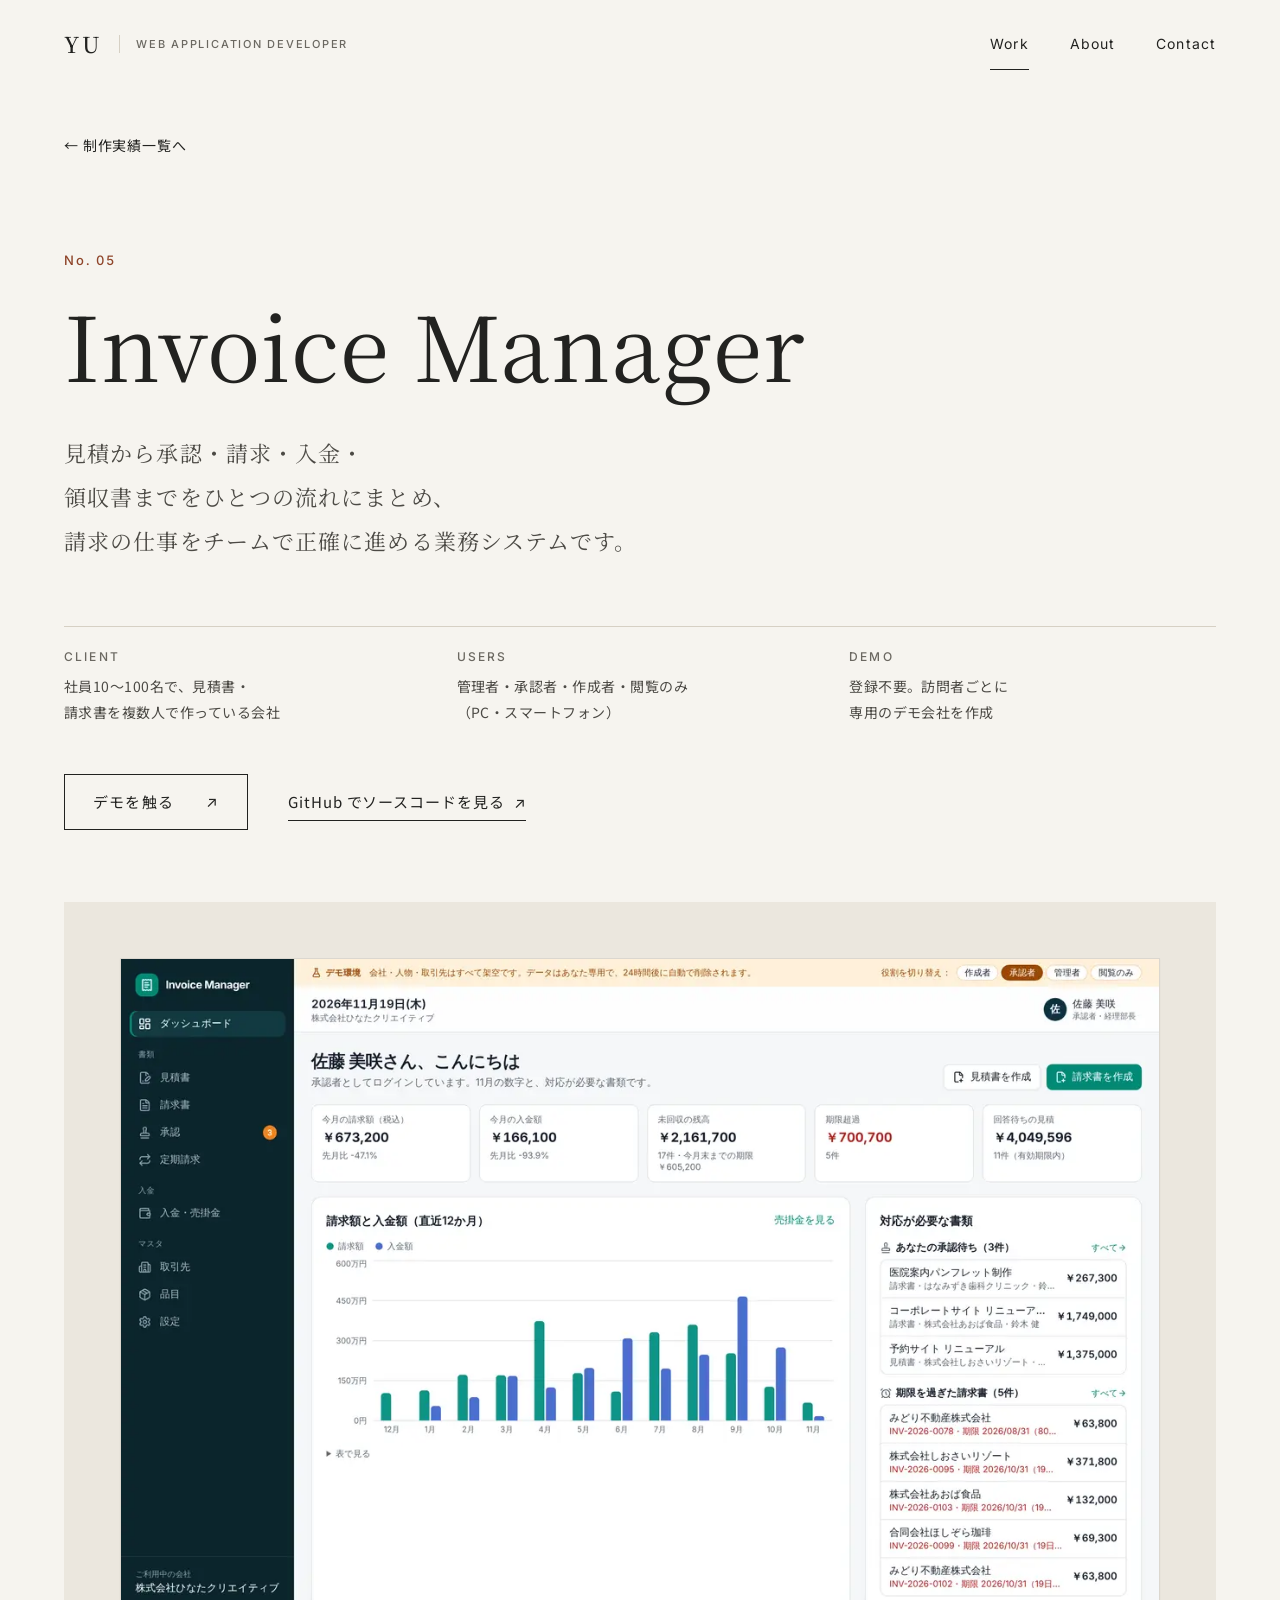
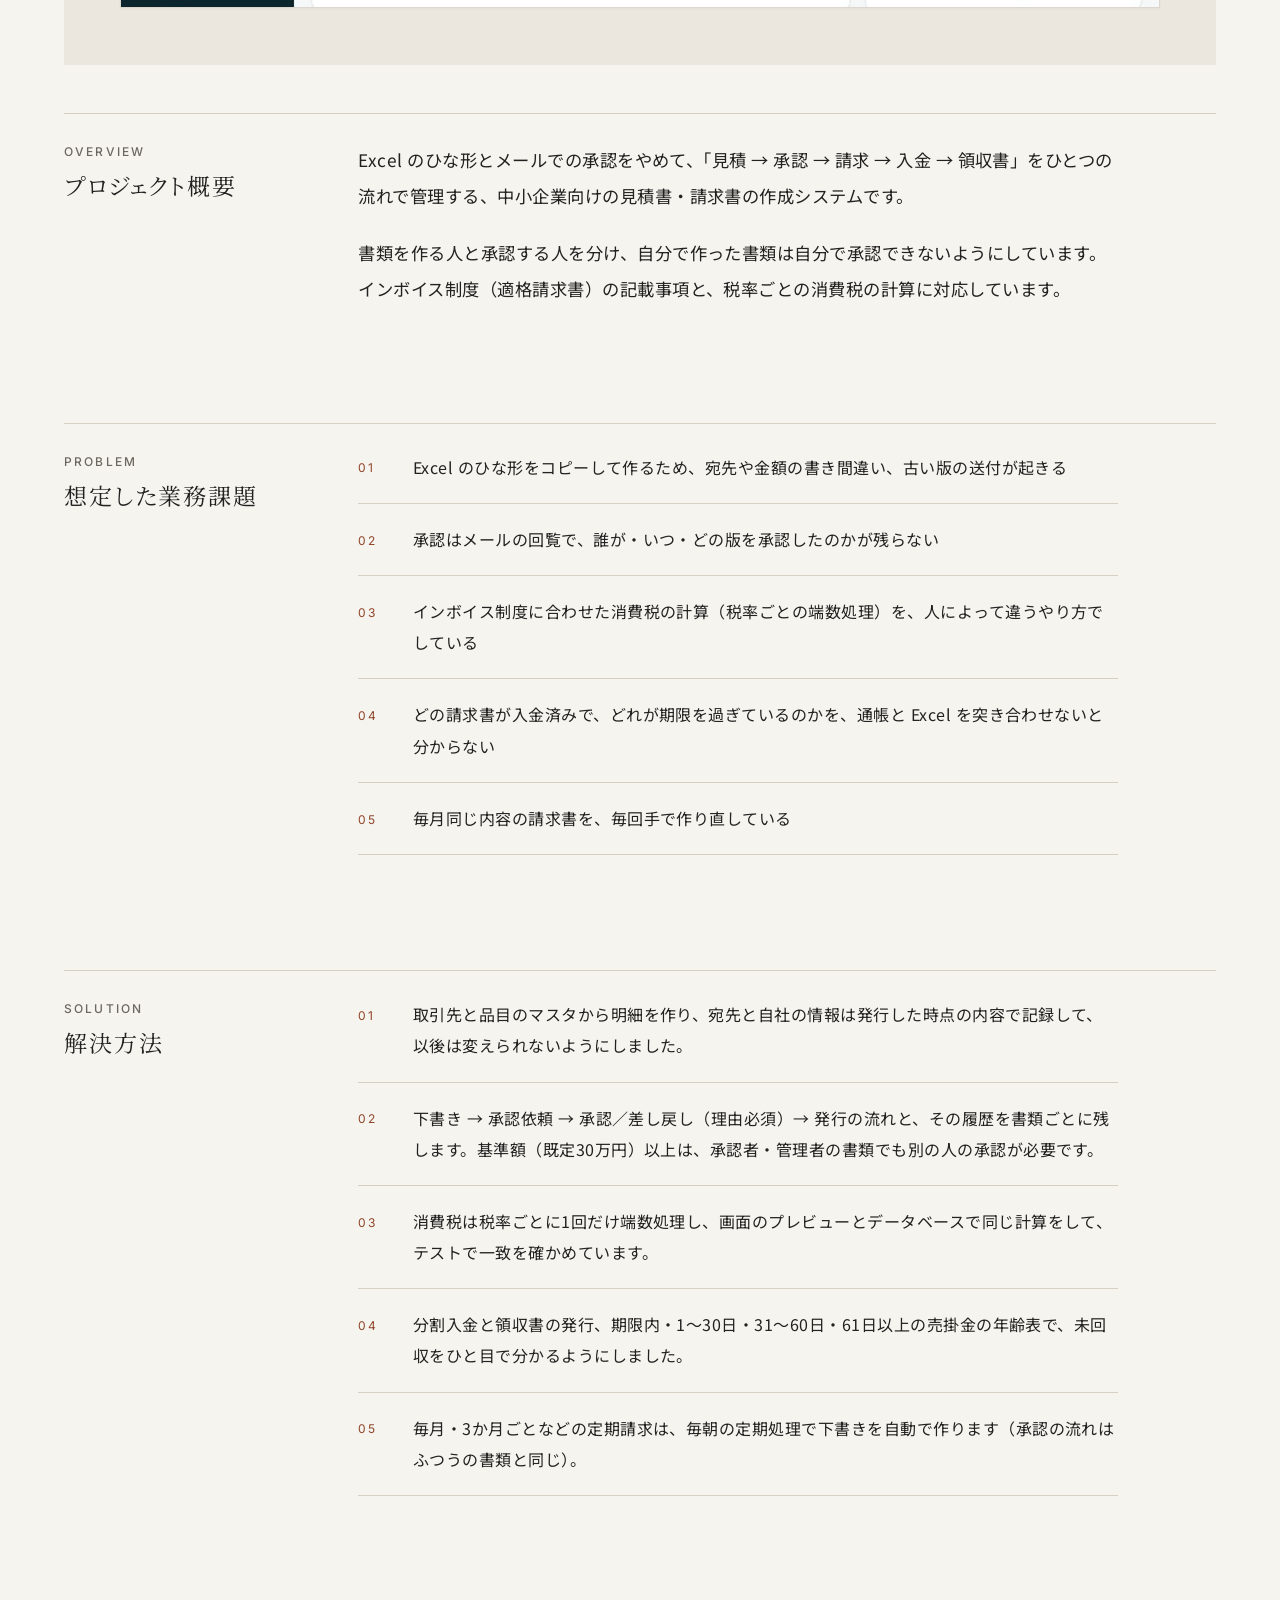
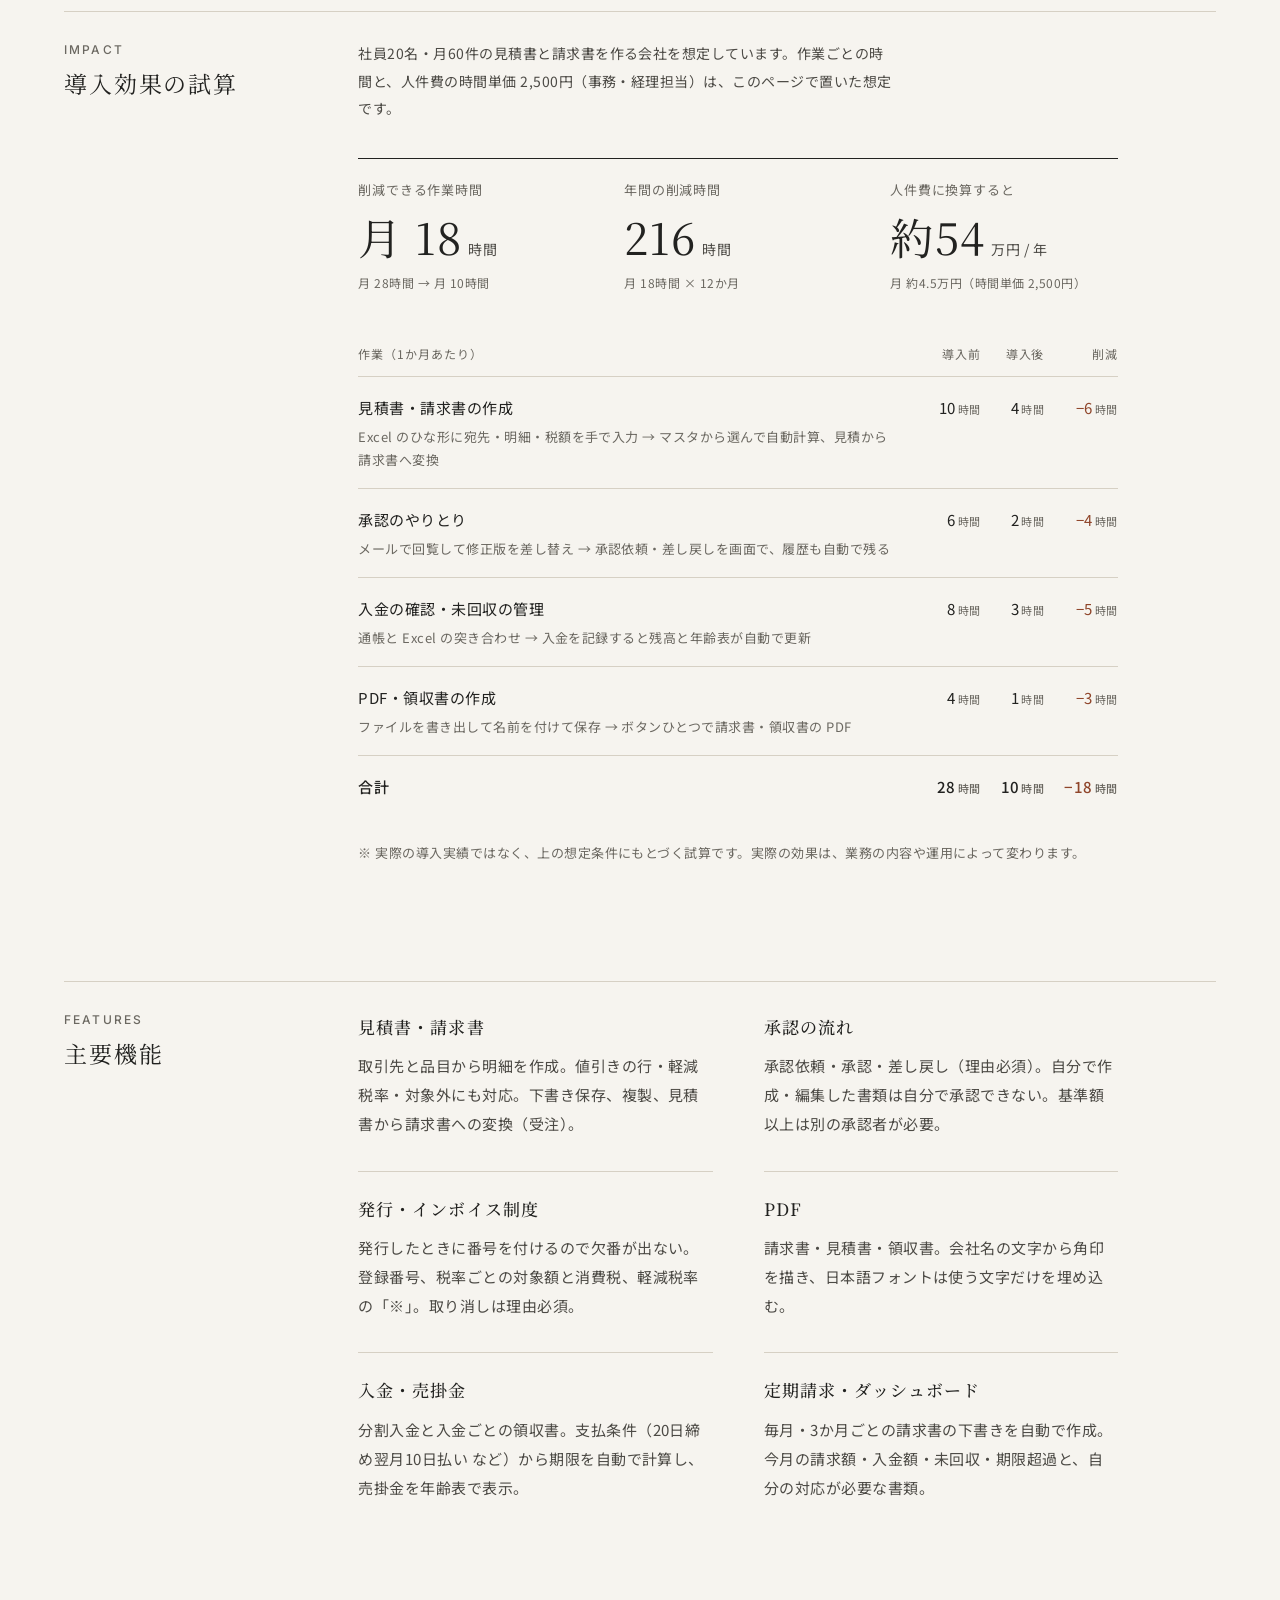
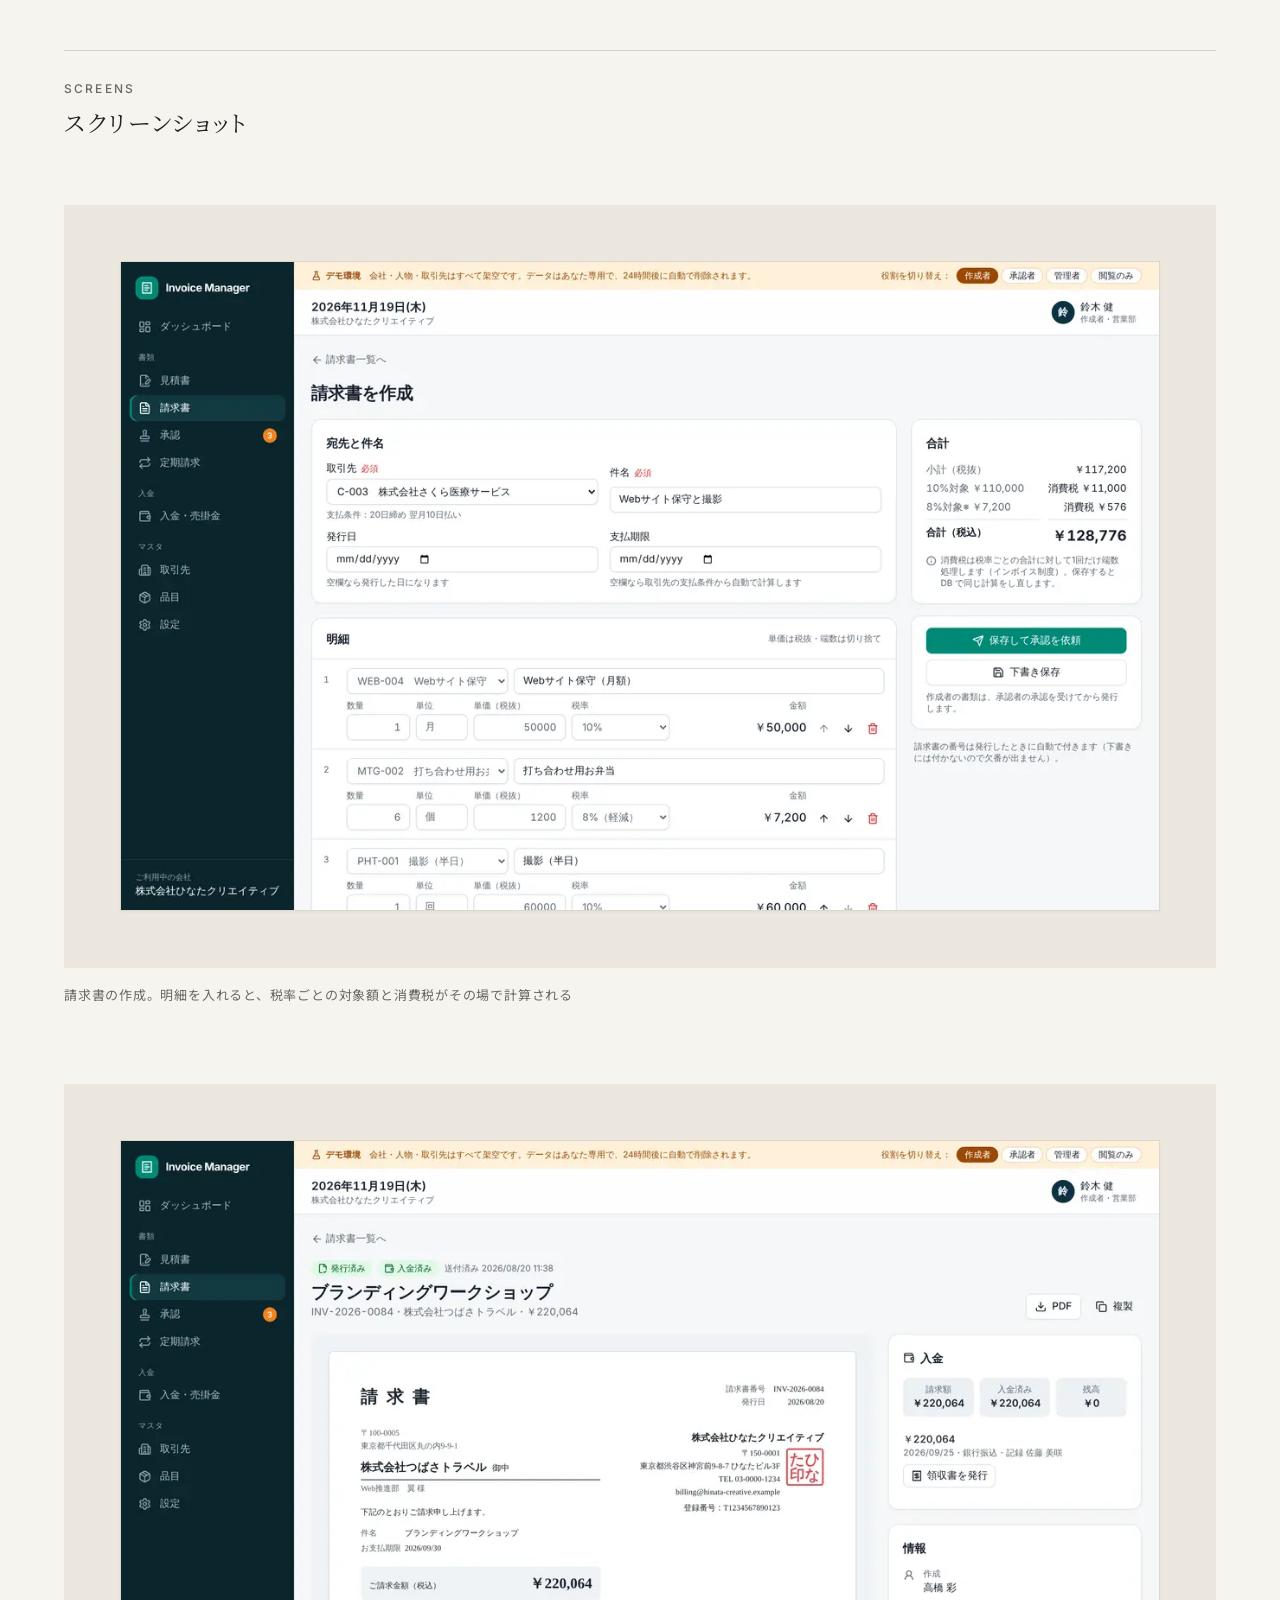
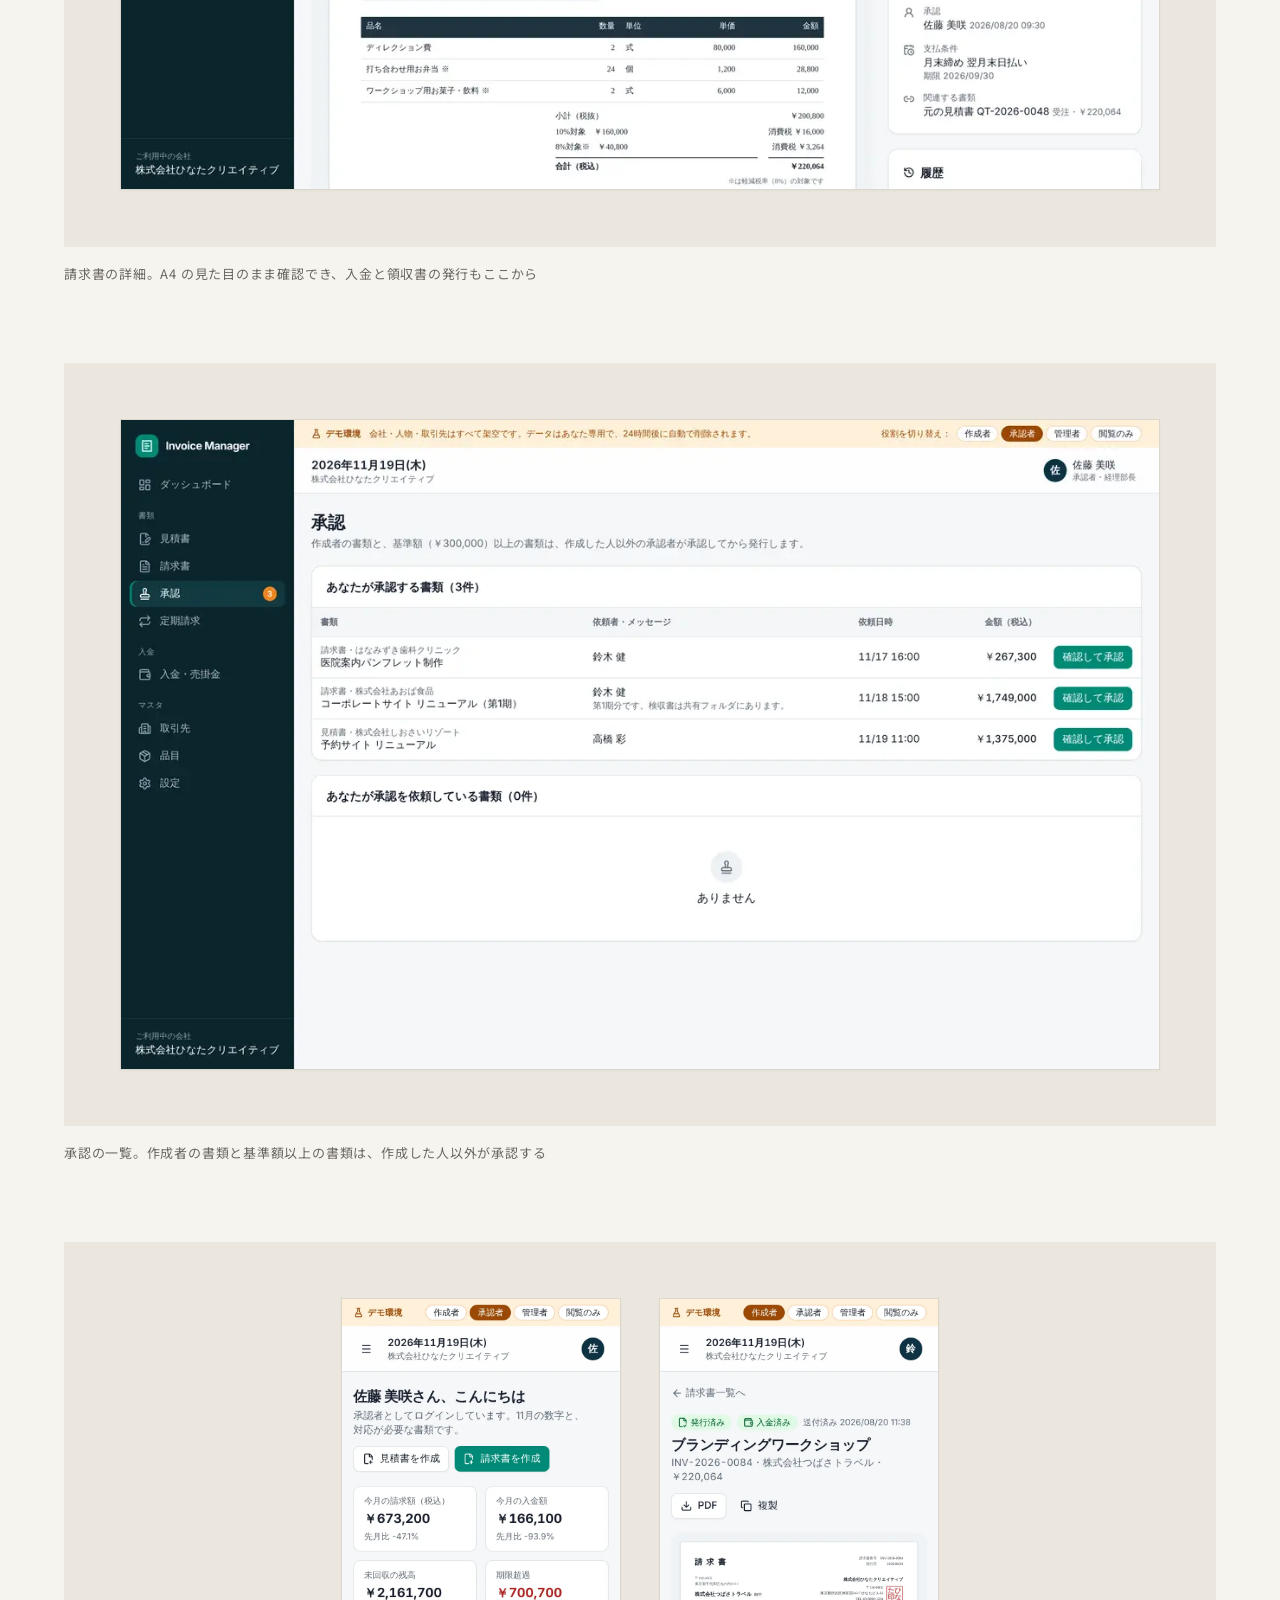
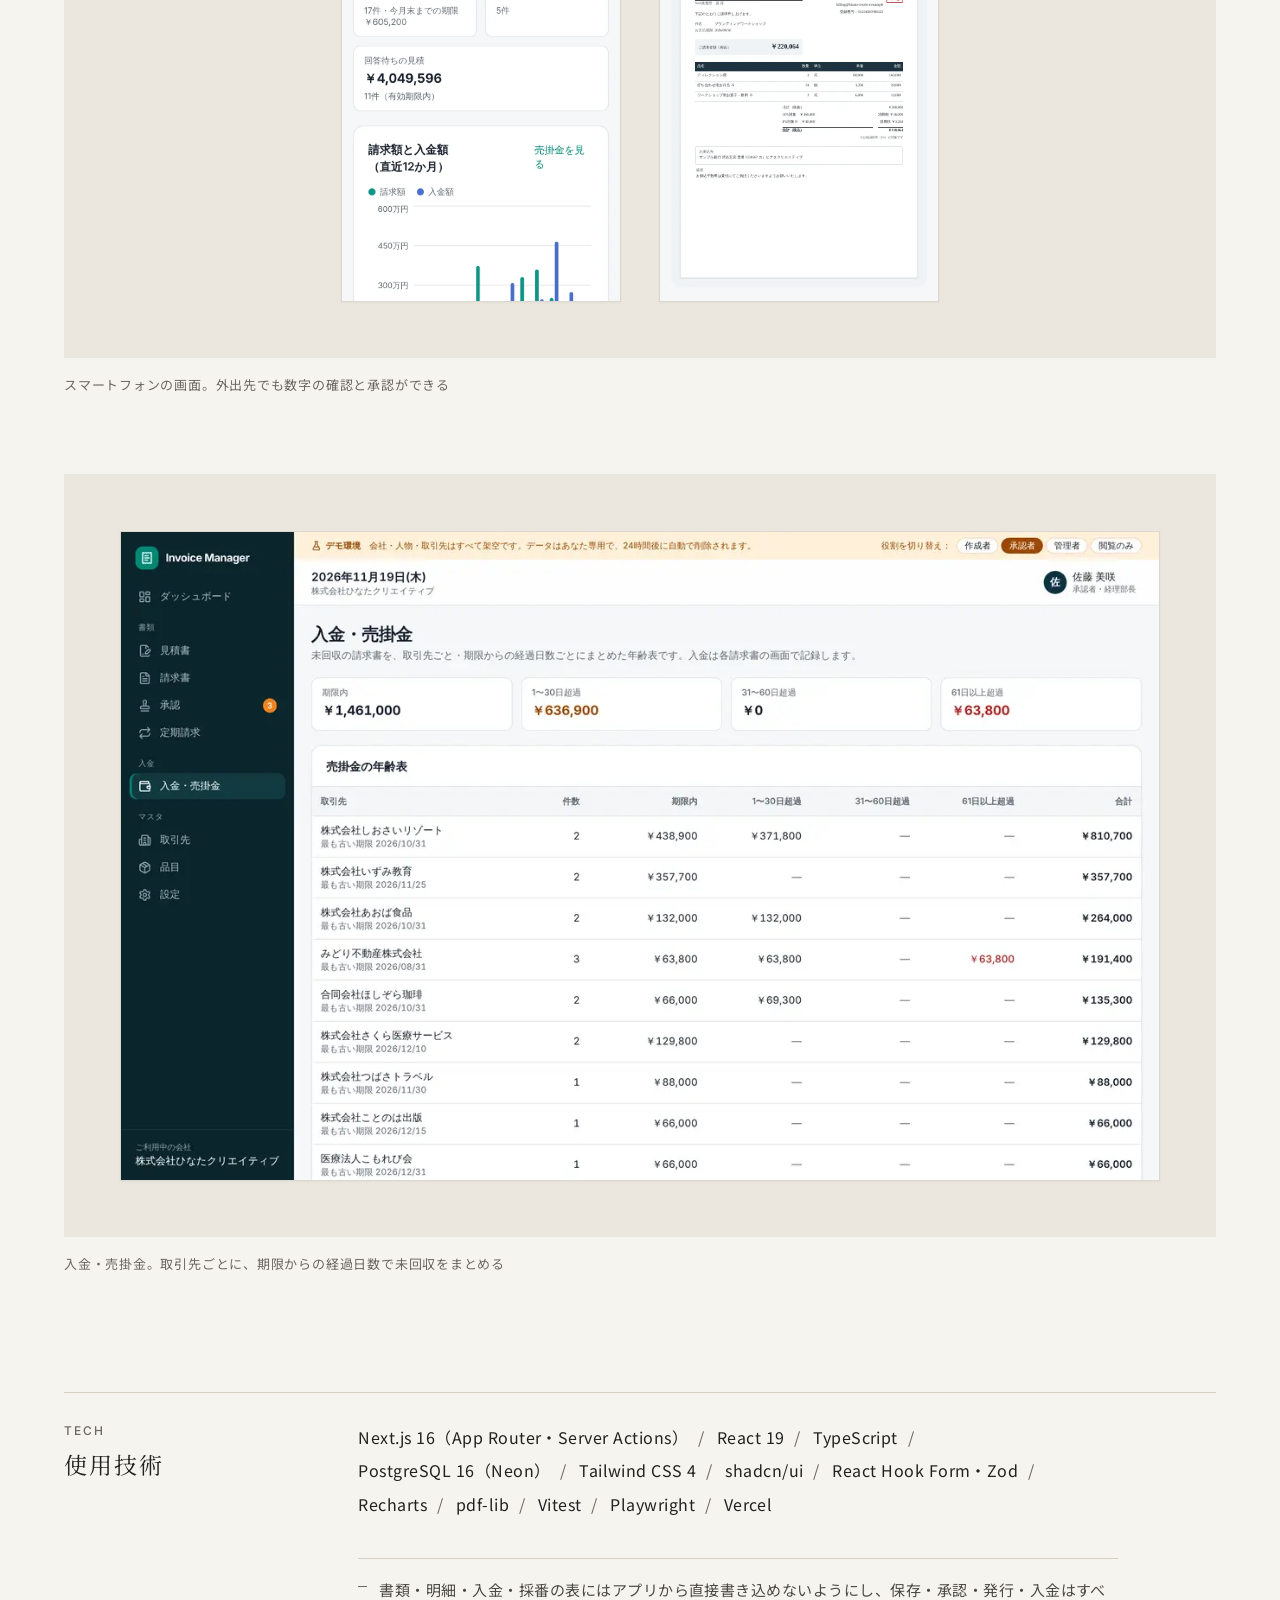
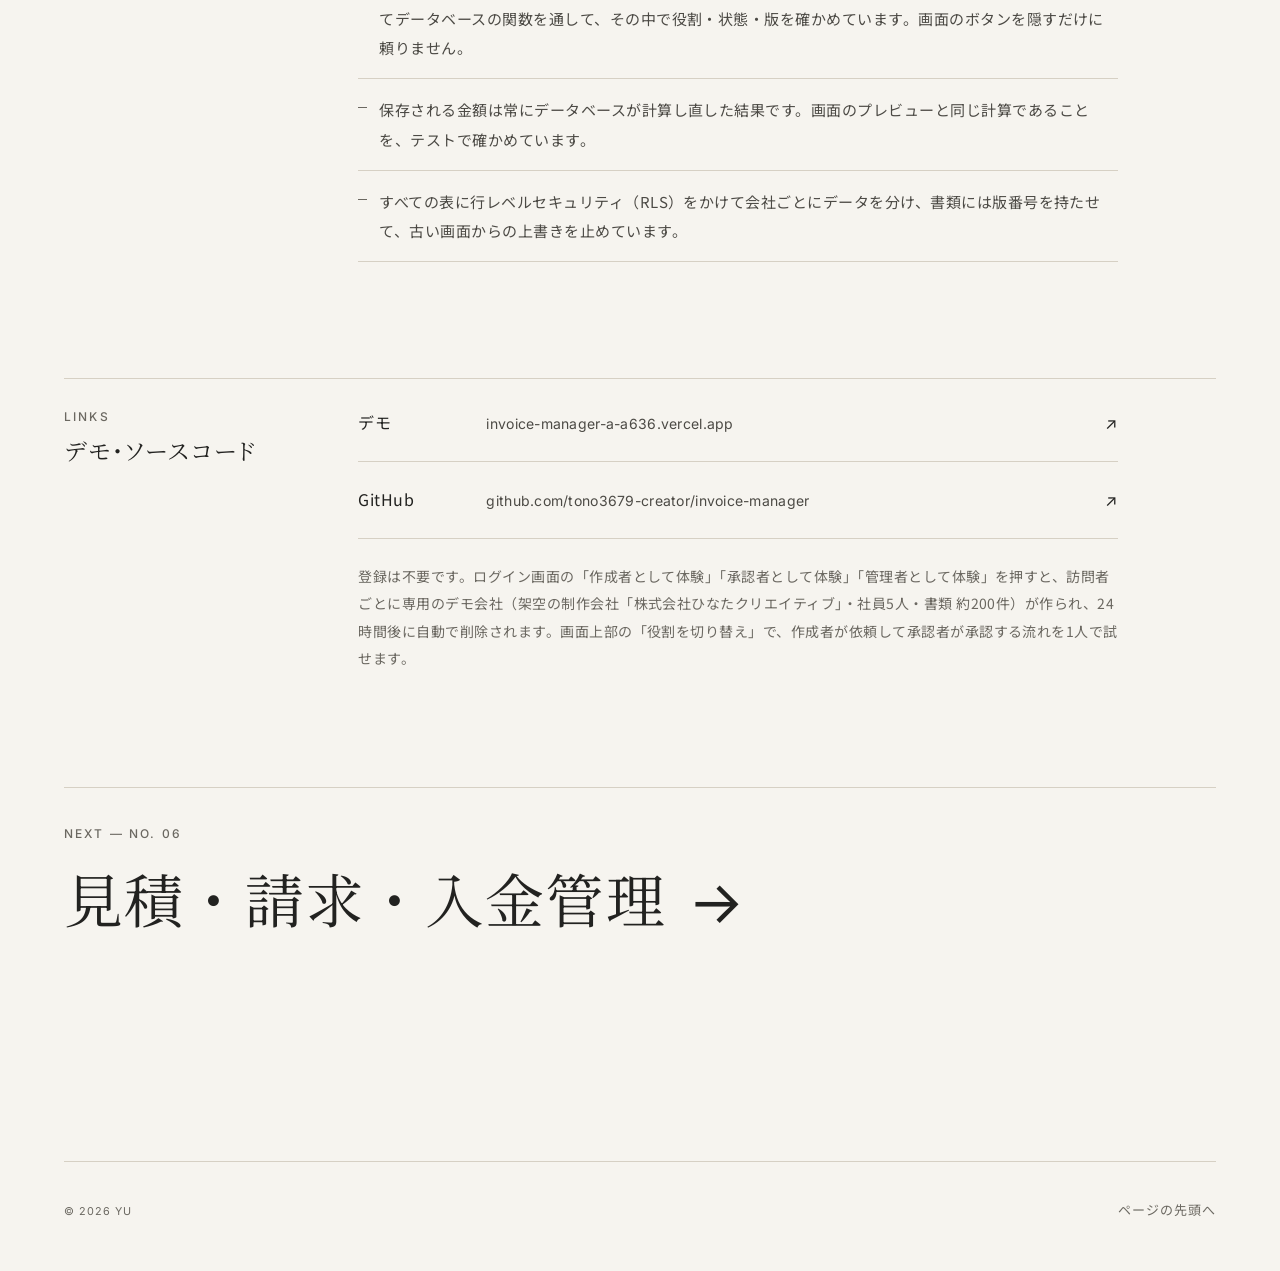
<file: works/invoice-manager/index.html>
<!doctype html>
<html lang="ja">
<head>
<meta charset="utf-8">
<meta name="viewport" content="width=device-width, initial-scale=1">
<title>Invoice Manager | YU Portfolio</title>
<meta name="description" content="中小企業向けの見積書・請求書の作成システム。担当者と承認者を分けた承認の流れ、インボイス制度に沿った消費税の計算、入金・売掛金の管理、PDF の発行までをひとつの流れで扱います。">
<link rel="canonical" href="https://tono3679-creator.github.io/works/invoice-manager/">
<meta name="theme-color" content="#f6f4ef">
<meta property="og:type" content="article">
<meta property="og:site_name" content="YU Portfolio">
<meta property="og:title" content="Invoice Manager | YU Portfolio">
<meta property="og:description" content="中小企業向けの見積書・請求書の作成システム。担当者と承認者を分けた承認の流れ、インボイス制度に沿った消費税の計算、入金・売掛金の管理、PDF の発行までをひとつの流れで扱います。">
<meta property="og:url" content="https://tono3679-creator.github.io/works/invoice-manager/">
<meta property="og:image" content="https://tono3679-creator.github.io/images/og.jpg">
<meta property="og:locale" content="ja_JP">
<meta name="twitter:card" content="summary_large_image">
<link rel="icon" href="../../favicon.svg" type="image/svg+xml">
<link rel="preconnect" href="https://fonts.googleapis.com">
<link rel="preconnect" href="https://fonts.gstatic.com" crossorigin>
<link rel="stylesheet" href="https://fonts.googleapis.com/css2?family=Inter:wght@400;500&family=Noto+Sans+JP:wght@400;500&family=Noto+Serif+JP:wght@400;500&display=swap">
<link rel="stylesheet" href="../../assets/css/style.css">
</head>
<body id="top">
<a class="skip-link" href="#main">本文へ移動</a>
<header class="site-header">
  <div class="container">
    <a class="logo" href="../../" aria-label="YU（Web Application Developer）トップページ"><span class="logo-name">YU</span><span class="logo-role" aria-hidden="true">Web Application Developer</span></a>
    <nav class="nav" aria-label="メイン">
      <ul>
        <li><a class="u" href="../../#work" aria-current="page">Work</a></li>
        <li><a class="u" href="../../#about">About</a></li>
        <li><a class="u" href="../../#contact">Contact</a></li>
      </ul>
    </nav>
  </div>
</header>

<main id="main">
  <article aria-labelledby="project-title">
    <div class="container">
      <p class="back"><a class="u" href="../../#work">← 制作実績一覧へ</a></p>
      <header class="project-head grid">
        <span class="no">No. 05</span>
        <h1 class="project-title" id="project-title">Invoice Manager</h1>
        <p class="project-lead">見積から承認・請求・入金・領収書までを<span class="nb">ひとつの流れにまとめ、</span><span class="nb">請求の仕事をチームで正確に</span>進める業務システムです。</p>
        <dl class="facts">
          <div><dt class="label">Client</dt><dd>社員10〜100名で、見積書・請求書を複数人で作っている会社</dd></div>
          <div><dt class="label">Users</dt><dd>管理者・承認者・作成者・閲覧のみ<br>（PC・スマートフォン）</dd></div>
          <div><dt class="label">Demo</dt><dd>登録不要。訪問者ごとに<br>専用のデモ会社を作成</dd></div>
        </dl>
        <p class="project-actions">
          <a class="button" href="https://invoice-manager-a-a636.vercel.app" target="_blank" rel="noopener">デモを触る <span class="arrow arrow--out" aria-hidden="true">↗</span><span class="visually-hidden">（新しいタブで開きます）</span></a>
          <a class="text-link" href="https://github.com/tono3679-creator/invoice-manager" target="_blank" rel="noopener">GitHub でソースコードを見る <span class="arrow arrow--out" aria-hidden="true">↗</span><span class="visually-hidden">（新しいタブで開きます）</span></a>
        </p>
      </header>
      <figure class="project-hero">
        <div class="frame"><img src="../../images/invoice-dashboard.webp" width="1200" height="750" alt="Invoice Manager のダッシュボード。今月の請求額・入金額・未回収・期限超過と、直近12か月の請求額と入金額のグラフ、対応が必要な書類の一覧" decoding="async" fetchpriority="high"></div>
      </figure>

      <section class="block grid" aria-labelledby="s-overview">
        <div class="block-title"><span class="label">Overview</span><h2 id="s-overview">プロジェクト概要</h2></div>
        <div class="block-body">
          <p class="large">Excel のひな形とメールでの承認をやめて、「見積 → 承認 → 請求 → 入金 → 領収書」をひとつの流れで管理する、中小企業向けの見積書・請求書の作成システムです。</p>
          <p class="large">書類を作る人と承認する人を分け、自分で作った書類は自分で承認できないようにしています。インボイス制度（適格請求書）の記載事項と、税率ごとの消費税の計算に対応しています。</p>
        </div>
      </section>

      <section class="block grid" aria-labelledby="s-problem">
        <div class="block-title"><span class="label">Problem</span><h2 id="s-problem">想定した業務課題</h2></div>
        <div class="block-body">
          <ol class="numbered">
            <li>Excel のひな形をコピーして作るため、宛先や金額の書き間違い、古い版の送付が起きる</li>
            <li>承認はメールの回覧で、誰が・いつ・どの版を承認したのかが残らない</li>
            <li>インボイス制度に合わせた消費税の計算（税率ごとの端数処理）を、人によって違うやり方でしている</li>
            <li>どの請求書が入金済みで、どれが期限を過ぎているのかを、通帳と Excel を突き合わせないと分からない</li>
            <li>毎月同じ内容の請求書を、毎回手で作り直している</li>
          </ol>
        </div>
      </section>

      <section class="block grid" aria-labelledby="s-solution">
        <div class="block-title"><span class="label">Solution</span><h2 id="s-solution">解決方法</h2></div>
        <div class="block-body">
          <ol class="numbered">
            <li>取引先と品目のマスタから明細を作り、宛先と自社の情報は発行した時点の内容で記録して、以後は変えられないようにしました。</li>
            <li>下書き → 承認依頼 → 承認／差し戻し（理由必須）→ 発行の流れと、その履歴を書類ごとに残します。基準額（既定30万円）以上は、承認者・管理者の書類でも別の人の承認が必要です。</li>
            <li>消費税は税率ごとに1回だけ端数処理し、画面のプレビューとデータベースで同じ計算をして、テストで一致を確かめています。</li>
            <li>分割入金と領収書の発行、期限内・1〜30日・31〜60日・61日以上の売掛金の年齢表で、未回収をひと目で分かるようにしました。</li>
            <li>毎月・3か月ごとなどの定期請求は、毎朝の定期処理で下書きを自動で作ります（承認の流れはふつうの書類と同じ）。</li>
          </ol>
        </div>
      </section>

      <section class="block grid" aria-labelledby="s-impact">
        <div class="block-title"><span class="label">Impact</span><h2 id="s-impact">導入効果の試算</h2></div>
        <div class="block-body">
          <p class="premise">社員20名・月60件の見積書と請求書を作る会社を想定しています。作業ごとの時間と、人件費の時間単価 2,500円（事務・経理担当）は、このページで置いた想定です。</p>
          <dl class="figures">
            <div><dt>削減できる作業時間</dt><dd><span class="fig">月 18</span>時間<span class="sub">月 28時間 → 月 10時間</span></dd></div>
            <div><dt>年間の削減時間</dt><dd><span class="fig">216</span>時間<span class="sub">月 18時間 × 12か月</span></dd></div>
            <div><dt>人件費に換算すると</dt><dd><span class="fig">約54</span>万円 / 年<span class="sub">月 約4.5万円（時間単価 2,500円）</span></dd></div>
          </dl>
          <div class="table-wrap">
            <table class="impact-table">
              <caption class="visually-hidden">作業ごとの月あたりの時間（導入前・導入後・削減）</caption>
              <thead><tr><th scope="col">作業（1か月あたり）</th><th scope="col">導入前</th><th scope="col">導入後</th><th scope="col">削減</th></tr></thead>
              <tbody>
              <tr>
                <th scope="row">見積書・請求書の作成<span class="how">Excel のひな形に宛先・明細・税額を手で入力 → マスタから選んで自動計算、見積から請求書へ変換</span></th>
                <td data-label="導入前">10<small>時間</small></td>
                <td data-label="導入後">4<small>時間</small></td>
                <td data-label="削減" class="minus">−6<small>時間</small></td>
              </tr>
              <tr>
                <th scope="row">承認のやりとり<span class="how">メールで回覧して修正版を差し替え → 承認依頼・差し戻しを画面で、履歴も自動で残る</span></th>
                <td data-label="導入前">6<small>時間</small></td>
                <td data-label="導入後">2<small>時間</small></td>
                <td data-label="削減" class="minus">−4<small>時間</small></td>
              </tr>
              <tr>
                <th scope="row">入金の確認・未回収の管理<span class="how">通帳と Excel の突き合わせ → 入金を記録すると残高と年齢表が自動で更新</span></th>
                <td data-label="導入前">8<small>時間</small></td>
                <td data-label="導入後">3<small>時間</small></td>
                <td data-label="削減" class="minus">−5<small>時間</small></td>
              </tr>
              <tr>
                <th scope="row">PDF・領収書の作成<span class="how">ファイルを書き出して名前を付けて保存 → ボタンひとつで請求書・領収書の PDF</span></th>
                <td data-label="導入前">4<small>時間</small></td>
                <td data-label="導入後">1<small>時間</small></td>
                <td data-label="削減" class="minus">−3<small>時間</small></td>
              </tr>
              </tbody>
              <tfoot><tr><th scope="row">合計</th><td data-label="導入前">28<small>時間</small></td><td data-label="導入後">10<small>時間</small></td><td data-label="削減" class="minus">−18<small>時間</small></td></tr></tfoot>
            </table>
          </div>
          <p class="disclaimer">※ 実際の導入実績ではなく、上の想定条件にもとづく試算です。実際の効果は、業務の内容や運用によって変わります。</p>
        </div>
      </section>

      <section class="block grid" aria-labelledby="s-features">
        <div class="block-title"><span class="label">Features</span><h2 id="s-features">主要機能</h2></div>
        <div class="block-body">
          <dl class="features">
            <div><dt>見積書・請求書</dt><dd>取引先と品目から明細を作成。値引きの行・軽減税率・対象外にも対応。下書き保存、複製、見積書から請求書への変換（受注）。</dd></div>
            <div><dt>承認の流れ</dt><dd>承認依頼・承認・差し戻し（理由必須）。自分で作成・編集した書類は自分で承認できない。基準額以上は別の承認者が必要。</dd></div>
            <div><dt>発行・インボイス制度</dt><dd>発行したときに番号を付けるので欠番が出ない。登録番号、税率ごとの対象額と消費税、軽減税率の「※」。取り消しは理由必須。</dd></div>
            <div><dt>PDF</dt><dd>請求書・見積書・領収書。会社名の文字から角印を描き、日本語フォントは使う文字だけを埋め込む。</dd></div>
            <div><dt>入金・売掛金</dt><dd>分割入金と入金ごとの領収書。支払条件（20日締め翌月10日払い など）から期限を自動で計算し、売掛金を年齢表で表示。</dd></div>
            <div><dt>定期請求・ダッシュボード</dt><dd>毎月・3か月ごとの請求書の下書きを自動で作成。今月の請求額・入金額・未回収・期限超過と、自分の対応が必要な書類。</dd></div>
          </dl>
        </div>
      </section>

      <section class="block" aria-labelledby="s-shots">
        <div class="grid"><div class="block-title"><span class="label">Screens</span><h2 id="s-shots">スクリーンショット</h2></div></div>
        <div class="shots">
        <figure class="shot">
          <div class="frame"><img src="../../images/invoice-editor.webp" width="1200" height="750" alt="請求書の作成画面。明細を入れると、税率ごとの対象額と消費税、合計がその場で計算される" decoding="async" loading="lazy"></div>
          <figcaption>請求書の作成。明細を入れると、税率ごとの対象額と消費税がその場で計算される</figcaption>
        </figure>
        <figure class="shot">
          <div class="frame"><img src="../../images/invoice-invoice.webp" width="1200" height="750" alt="請求書の詳細。A4 の見た目の請求書と、入金・承認の情報" decoding="async" loading="lazy"></div>
          <figcaption>請求書の詳細。A4 の見た目のまま確認でき、入金と領収書の発行もここから</figcaption>
        </figure>
        <figure class="shot">
          <div class="frame"><img src="../../images/invoice-approvals.webp" width="1200" height="750" alt="承認の一覧。自分が承認する書類と、自分が承認を依頼している書類" decoding="async" loading="lazy"></div>
          <figcaption>承認の一覧。作成者の書類と基準額以上の書類は、作成した人以外が承認する</figcaption>
        </figure>
        <figure class="shot">
          <div class="frame phones">
            <div><img src="../../images/invoice-m-dashboard.webp" width="780" height="1688" alt="ダッシュボード" decoding="async" loading="lazy"></div>
            <div><img src="../../images/invoice-m-invoice.webp" width="780" height="1688" alt="請求書の詳細" decoding="async" loading="lazy"></div>
          </div>
          <figcaption>スマートフォンの画面。外出先でも数字の確認と承認ができる</figcaption>
        </figure>
        <figure class="shot">
          <div class="frame"><img src="../../images/invoice-receivables.webp" width="1200" height="750" alt="入金・売掛金。期限内・1〜30日・31〜60日・61日以上の年齢表" decoding="async" loading="lazy"></div>
          <figcaption>入金・売掛金。取引先ごとに、期限からの経過日数で未回収をまとめる</figcaption>
        </figure>
        </div>
      </section>

      <section class="block grid" aria-labelledby="s-stack">
        <div class="block-title"><span class="label">Tech</span><h2 id="s-stack">使用技術</h2></div>
        <div class="block-body">
          <ul class="stack" aria-label="使用技術">
            <li>Next.js 16（App Router・Server Actions）</li>
            <li>React 19</li>
            <li>TypeScript</li>
            <li>PostgreSQL 16（Neon）</li>
            <li>Tailwind CSS 4</li>
            <li>shadcn/ui</li>
            <li>React Hook Form・Zod</li>
            <li>Recharts</li>
            <li>pdf-lib</li>
            <li>Vitest</li>
            <li>Playwright</li>
            <li>Vercel</li>
          </ul>
          <ul class="points" aria-label="設計のポイント">
            <li>書類・明細・入金・採番の表にはアプリから直接書き込めないようにし、保存・承認・発行・入金はすべてデータベースの関数を通して、その中で役割・状態・版を確かめています。画面のボタンを隠すだけに頼りません。</li>
            <li>保存される金額は常にデータベースが計算し直した結果です。画面のプレビューと同じ計算であることを、テストで確かめています。</li>
            <li>すべての表に行レベルセキュリティ（RLS）をかけて会社ごとにデータを分け、書類には版番号を持たせて、古い画面からの上書きを止めています。</li>
          </ul>
        </div>
      </section>

      <section class="block grid" aria-labelledby="s-links">
        <div class="block-title"><span class="label">Links</span><h2 id="s-links">デモ・ソースコード</h2></div>
        <div class="block-body">
          <ul class="links-list">
            <li><a href="https://invoice-manager-a-a636.vercel.app" target="_blank" rel="noopener"><span>デモ</span><span class="url">invoice-manager-a-a636.vercel.app</span><span class="arrow" aria-hidden="true">↗</span><span class="visually-hidden">（新しいタブで開きます）</span></a></li>
            <li><a href="https://github.com/tono3679-creator/invoice-manager" target="_blank" rel="noopener"><span>GitHub</span><span class="url">github.com/tono3679-creator/invoice-manager</span><span class="arrow" aria-hidden="true">↗</span><span class="visually-hidden">（新しいタブで開きます）</span></a></li>
          </ul>
          <p class="demo-note">登録は不要です。ログイン画面の「作成者として体験」「承認者として体験」「管理者として体験」を押すと、訪問者ごとに専用のデモ会社（架空の制作会社「株式会社ひなたクリエイティブ」・社員5人・書類 約200件）が作られ、24時間後に自動で削除されます。画面上部の「役割を切り替え」で、作成者が依頼して承認者が承認する流れを1人で試せます。</p>
        </div>
      </section>

      <nav class="next-project" aria-label="次の制作実績">
        <a href="../../works/gas-billing-system/">
          <span class="label">Next — No. 06</span>
          <span class="next-title">見積・請求・入金管理 <span class="arrow" aria-hidden="true">→</span></span>
        </a>
      </nav>
    </div>
  </article>
</main>

<footer class="site-footer">
  <div class="container">
    <div class="footer-inner">
      <p><small>&copy; 2026 YU</small></p>
      <a class="u" href="#top">ページの先頭へ</a>
    </div>
  </div>
</footer>
</body>
</html>
</file>
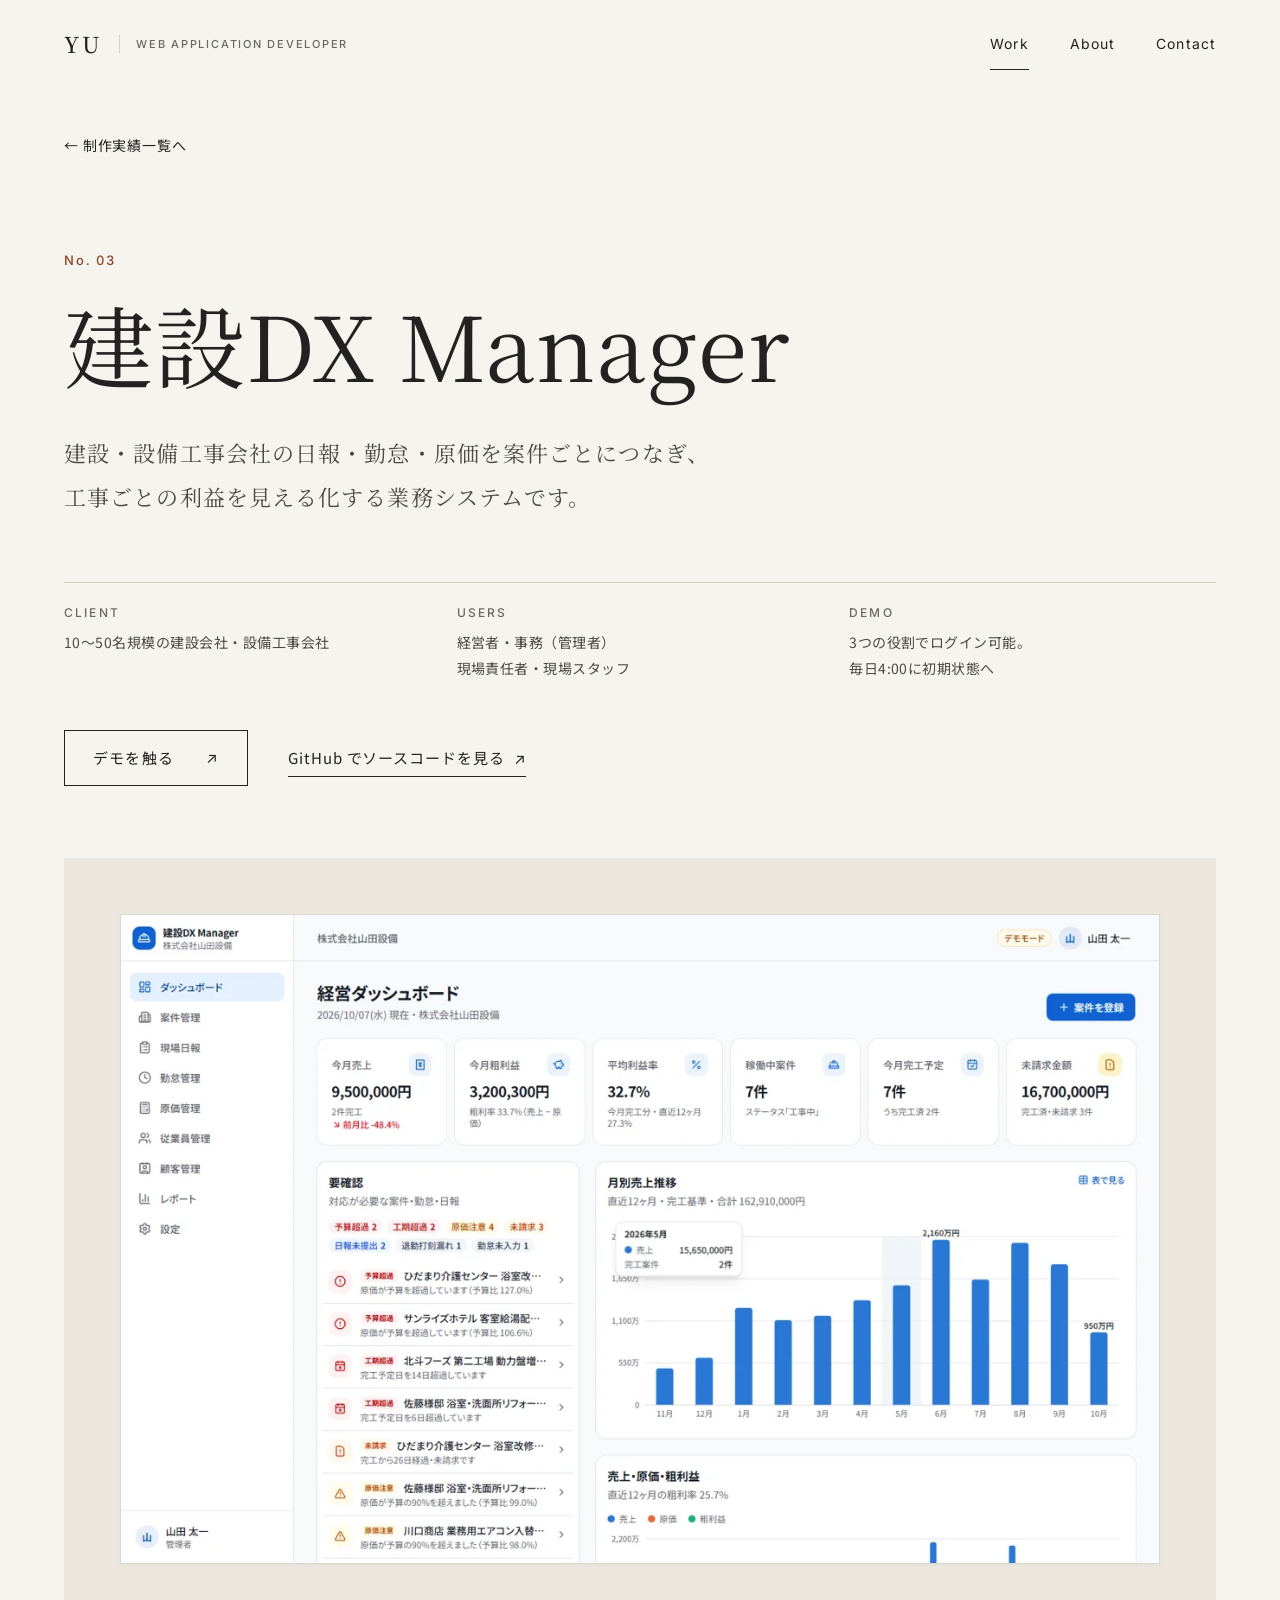
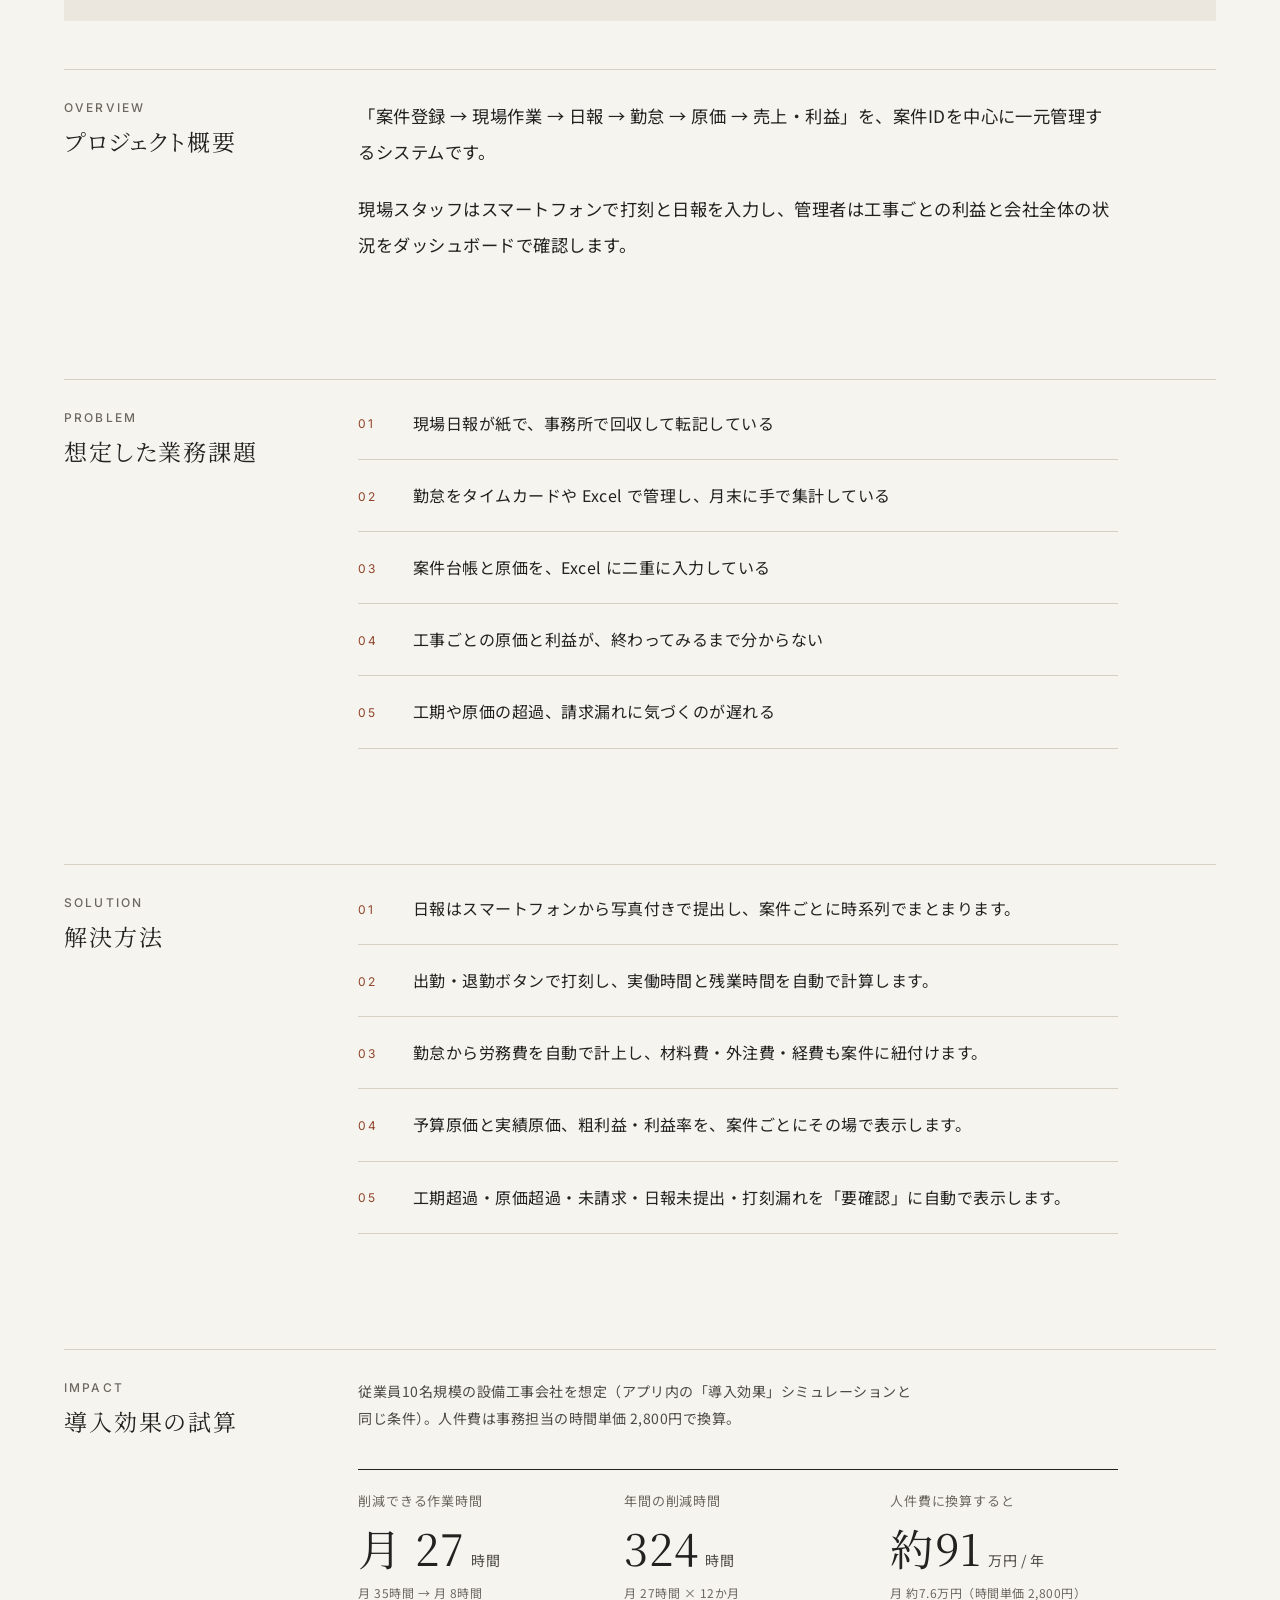
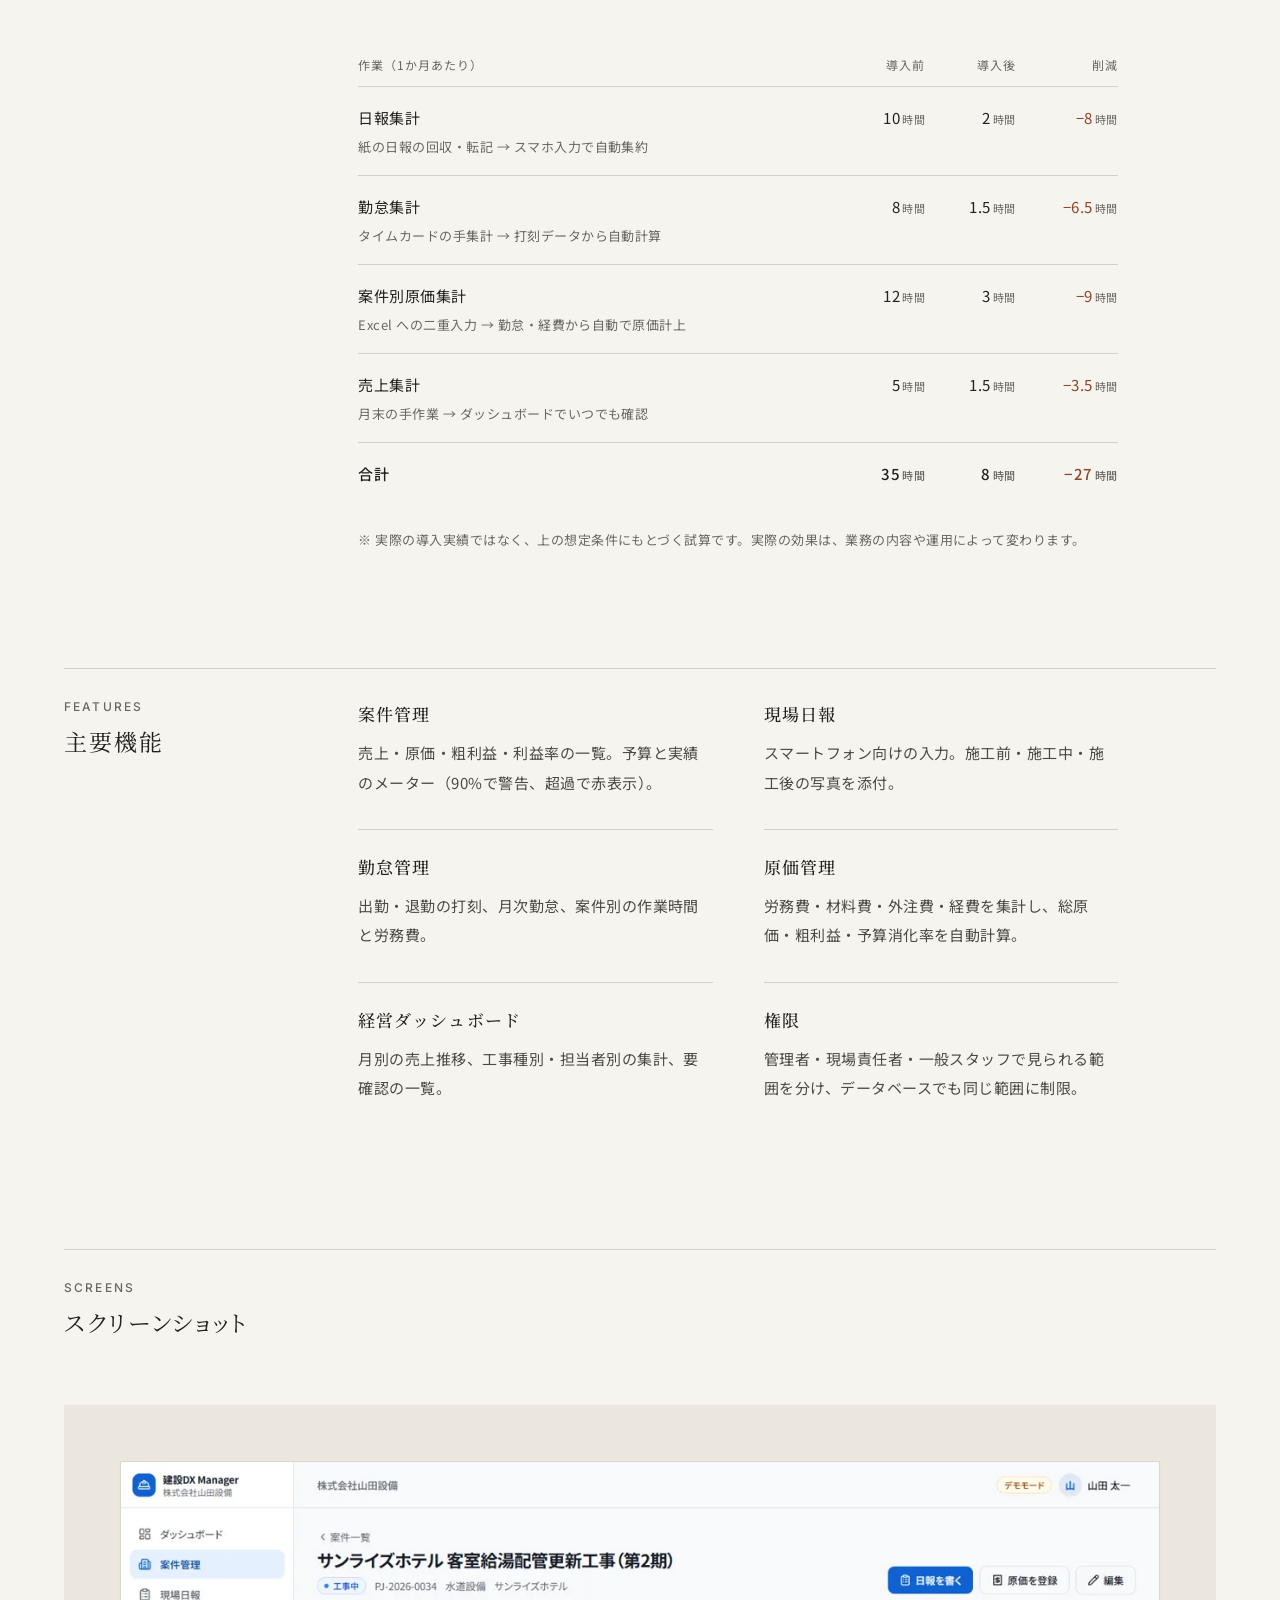
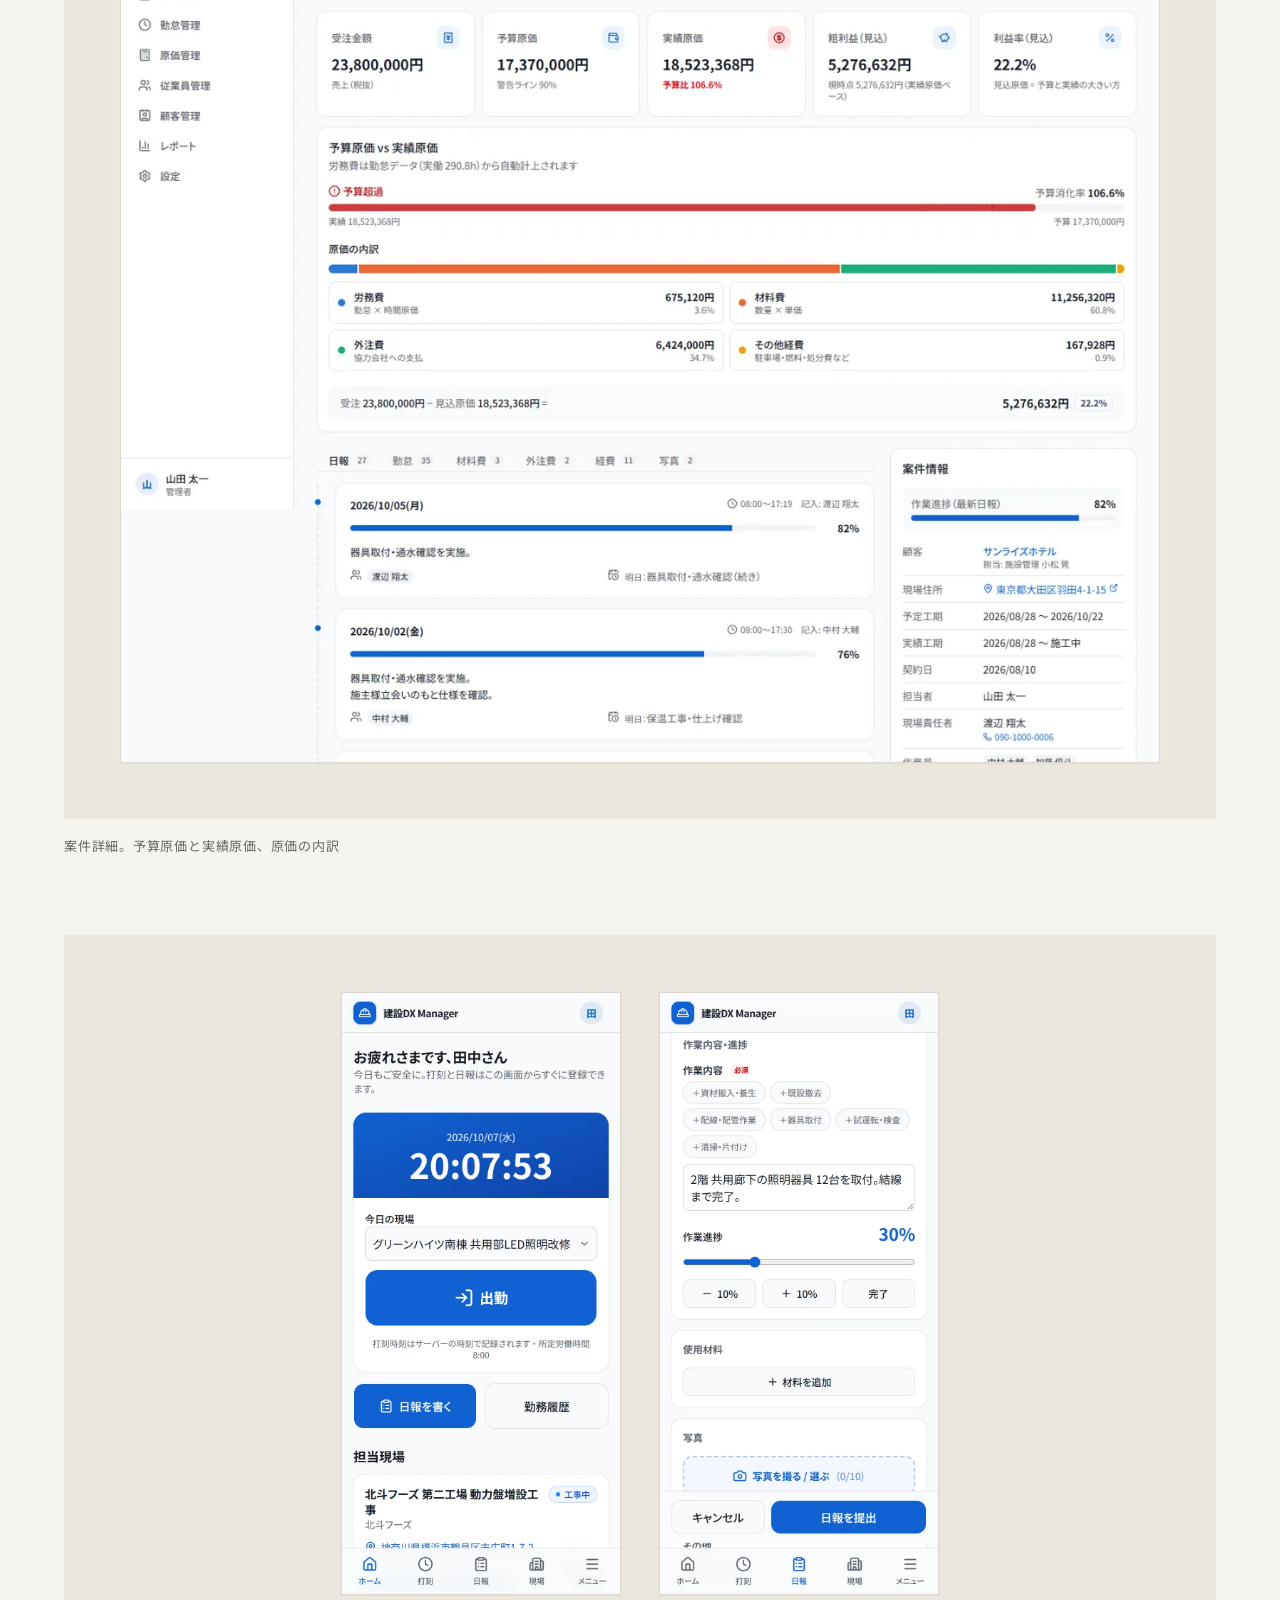
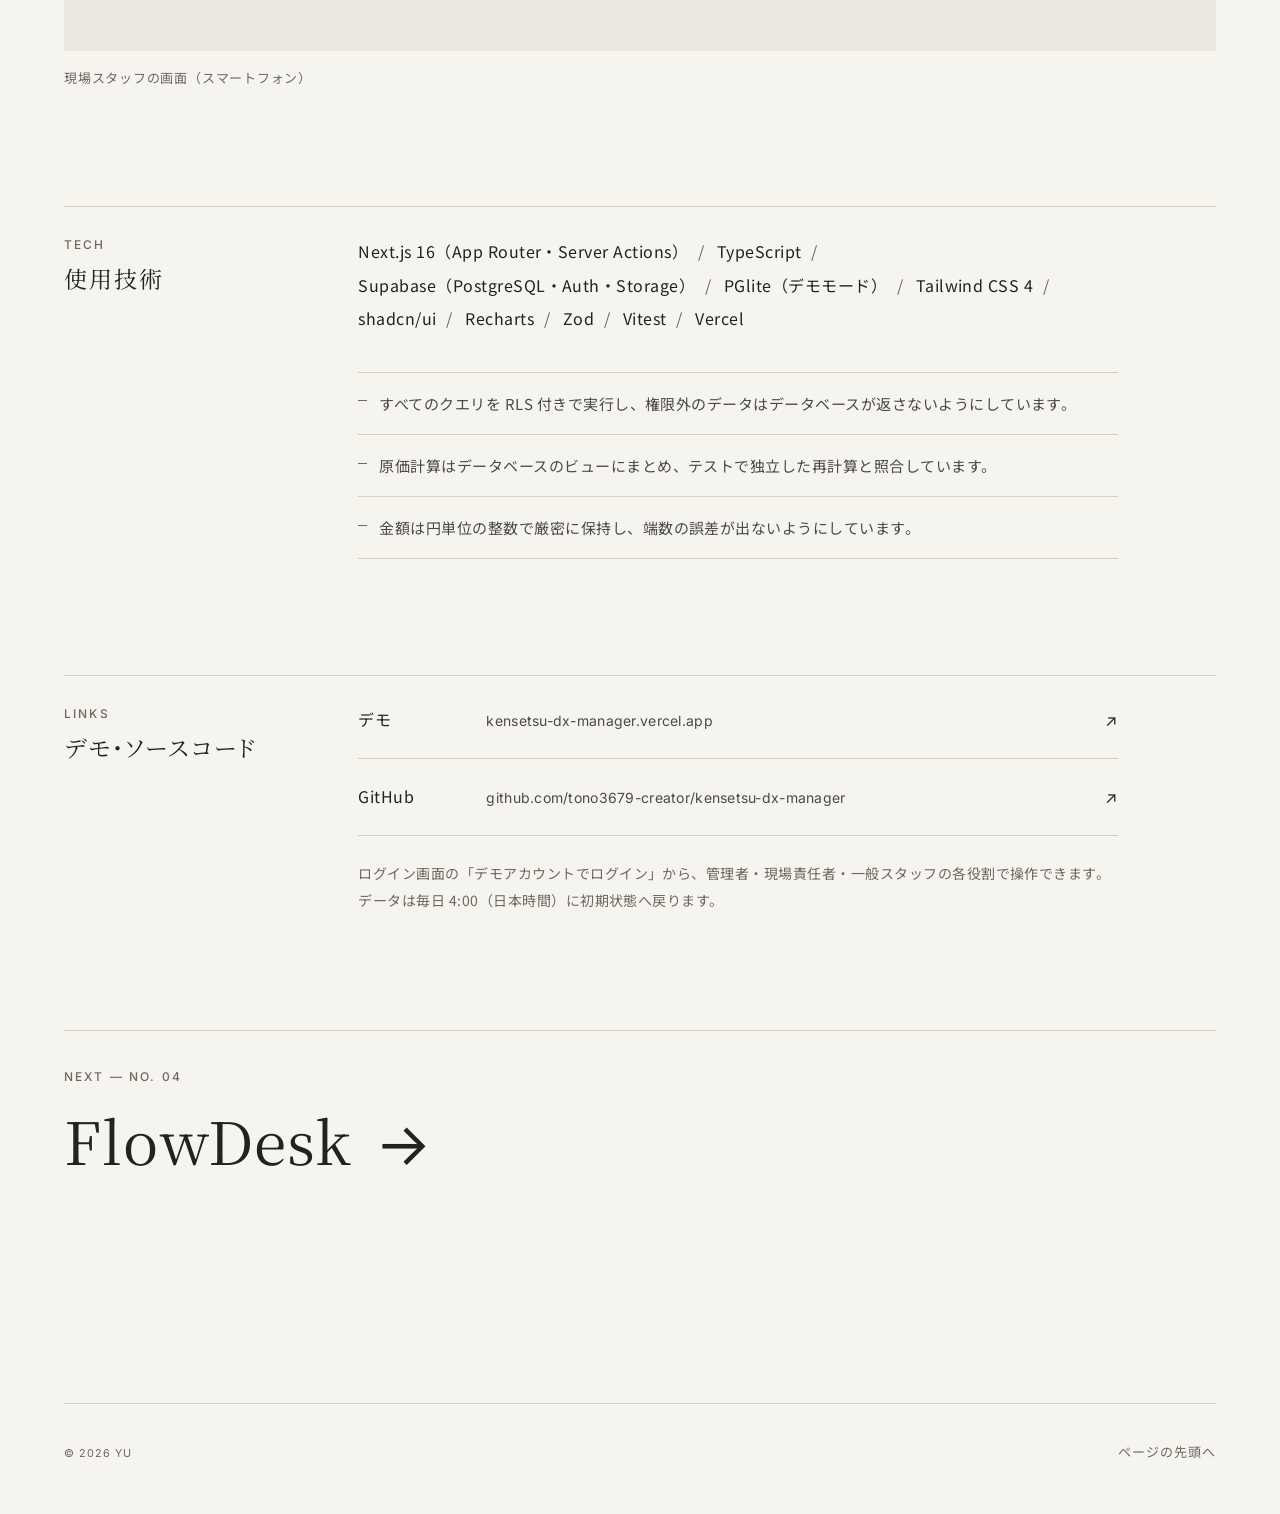
<file: works/kensetsu-dx-manager/index.html>
<!doctype html>
<html lang="ja">
<head>
<meta charset="utf-8">
<meta name="viewport" content="width=device-width, initial-scale=1">
<title>建設DX Manager | YU Portfolio</title>
<meta name="description" content="建設・設備工事会社向けの業務管理システム。日報・勤怠・原価を案件ごとにつなぎ、工事ごとの利益を見える化します。">
<link rel="canonical" href="https://tono3679-creator.github.io/works/kensetsu-dx-manager/">
<meta name="theme-color" content="#f6f4ef">
<meta property="og:type" content="article">
<meta property="og:site_name" content="YU Portfolio">
<meta property="og:title" content="建設DX Manager | YU Portfolio">
<meta property="og:description" content="建設・設備工事会社向けの業務管理システム。日報・勤怠・原価を案件ごとにつなぎ、工事ごとの利益を見える化します。">
<meta property="og:url" content="https://tono3679-creator.github.io/works/kensetsu-dx-manager/">
<meta property="og:image" content="https://tono3679-creator.github.io/images/og.jpg">
<meta property="og:locale" content="ja_JP">
<meta name="twitter:card" content="summary_large_image">
<link rel="icon" href="../../favicon.svg" type="image/svg+xml">
<link rel="preconnect" href="https://fonts.googleapis.com">
<link rel="preconnect" href="https://fonts.gstatic.com" crossorigin>
<link rel="stylesheet" href="https://fonts.googleapis.com/css2?family=Inter:wght@400;500&family=Noto+Sans+JP:wght@400;500&family=Noto+Serif+JP:wght@400;500&display=swap">
<link rel="stylesheet" href="../../assets/css/style.css">
</head>
<body id="top">
<a class="skip-link" href="#main">本文へ移動</a>
<header class="site-header">
  <div class="container">
    <a class="logo" href="../../" aria-label="YU（Web Application Developer）トップページ"><span class="logo-name">YU</span><span class="logo-role" aria-hidden="true">Web Application Developer</span></a>
    <nav class="nav" aria-label="メイン">
      <ul>
        <li><a class="u" href="../../#work" aria-current="page">Work</a></li>
        <li><a class="u" href="../../#about">About</a></li>
        <li><a class="u" href="../../#contact">Contact</a></li>
      </ul>
    </nav>
  </div>
</header>

<main id="main">
  <article aria-labelledby="project-title">
    <div class="container">
      <p class="back"><a class="u" href="../../#work">← 制作実績一覧へ</a></p>
      <header class="project-head grid">
        <span class="no">No. 03</span>
        <h1 class="project-title" id="project-title">建設DX Manager</h1>
        <p class="project-lead">建設・設備工事会社の日報・勤怠・原価を<span class="nb">案件ごとにつなぎ、</span>工事ごとの利益を見える化する業務システムです。</p>
        <dl class="facts">
          <div><dt class="label">Client</dt><dd>10〜50名規模の建設会社・設備工事会社</dd></div>
          <div><dt class="label">Users</dt><dd>経営者・事務（管理者）<br>現場責任者・現場スタッフ</dd></div>
          <div><dt class="label">Demo</dt><dd>3つの役割でログイン可能。<br>毎日4:00に初期状態へ</dd></div>
        </dl>
        <p class="project-actions">
          <a class="button" href="https://kensetsu-dx-manager.vercel.app" target="_blank" rel="noopener">デモを触る <span class="arrow arrow--out" aria-hidden="true">↗</span><span class="visually-hidden">（新しいタブで開きます）</span></a>
          <a class="text-link" href="https://github.com/tono3679-creator/kensetsu-dx-manager" target="_blank" rel="noopener">GitHub でソースコードを見る <span class="arrow arrow--out" aria-hidden="true">↗</span><span class="visually-hidden">（新しいタブで開きます）</span></a>
        </p>
      </header>
      <figure class="project-hero">
        <div class="frame"><img src="../../images/kensetsu-dashboard.webp" width="1200" height="750" alt="建設DX Manager の経営ダッシュボード。今月の売上・粗利益・要確認の一覧" decoding="async" fetchpriority="high"></div>
      </figure>

      <section class="block grid" aria-labelledby="s-overview">
        <div class="block-title"><span class="label">Overview</span><h2 id="s-overview">プロジェクト概要</h2></div>
        <div class="block-body">
          <p class="large">「案件登録 → 現場作業 → 日報 → 勤怠 → 原価 → 売上・利益」を、案件IDを中心に一元管理するシステムです。</p>
          <p class="large">現場スタッフはスマートフォンで打刻と日報を入力し、管理者は工事ごとの利益と会社全体の状況をダッシュボードで確認します。</p>
        </div>
      </section>

      <section class="block grid" aria-labelledby="s-problem">
        <div class="block-title"><span class="label">Problem</span><h2 id="s-problem">想定した業務課題</h2></div>
        <div class="block-body">
          <ol class="numbered">
            <li>現場日報が紙で、事務所で回収して転記している</li>
            <li>勤怠をタイムカードや Excel で管理し、月末に手で集計している</li>
            <li>案件台帳と原価を、Excel に二重に入力している</li>
            <li>工事ごとの原価と利益が、終わってみるまで分からない</li>
            <li>工期や原価の超過、請求漏れに気づくのが遅れる</li>
          </ol>
        </div>
      </section>

      <section class="block grid" aria-labelledby="s-solution">
        <div class="block-title"><span class="label">Solution</span><h2 id="s-solution">解決方法</h2></div>
        <div class="block-body">
          <ol class="numbered">
            <li>日報はスマートフォンから写真付きで提出し、案件ごとに時系列でまとまります。</li>
            <li>出勤・退勤ボタンで打刻し、実働時間と残業時間を自動で計算します。</li>
            <li>勤怠から労務費を自動で計上し、材料費・外注費・経費も案件に紐付けます。</li>
            <li>予算原価と実績原価、粗利益・利益率を、案件ごとにその場で表示します。</li>
            <li>工期超過・原価超過・未請求・日報未提出・打刻漏れを「要確認」に自動で表示します。</li>
          </ol>
        </div>
      </section>

      <section class="block grid" aria-labelledby="s-impact">
        <div class="block-title"><span class="label">Impact</span><h2 id="s-impact">導入効果の試算</h2></div>
        <div class="block-body">
          <p class="premise">従業員10名規模の設備工事会社を想定（アプリ内の「導入効果」シミュレーションと同じ条件）。人件費は事務担当の時間単価 2,800円で換算。</p>
          <dl class="figures">
            <div><dt>削減できる作業時間</dt><dd><span class="fig">月 27</span>時間<span class="sub">月 35時間 → 月 8時間</span></dd></div>
            <div><dt>年間の削減時間</dt><dd><span class="fig">324</span>時間<span class="sub">月 27時間 × 12か月</span></dd></div>
            <div><dt>人件費に換算すると</dt><dd><span class="fig">約91</span>万円 / 年<span class="sub">月 約7.6万円（時間単価 2,800円）</span></dd></div>
          </dl>
          <div class="table-wrap">
            <table class="impact-table">
              <caption class="visually-hidden">作業ごとの月あたりの時間（導入前・導入後・削減）</caption>
              <thead><tr><th scope="col">作業（1か月あたり）</th><th scope="col">導入前</th><th scope="col">導入後</th><th scope="col">削減</th></tr></thead>
              <tbody>
              <tr>
                <th scope="row">日報集計<span class="how">紙の日報の回収・転記 → スマホ入力で自動集約</span></th>
                <td data-label="導入前">10<small>時間</small></td>
                <td data-label="導入後">2<small>時間</small></td>
                <td data-label="削減" class="minus">−8<small>時間</small></td>
              </tr>
              <tr>
                <th scope="row">勤怠集計<span class="how">タイムカードの手集計 → 打刻データから自動計算</span></th>
                <td data-label="導入前">8<small>時間</small></td>
                <td data-label="導入後">1.5<small>時間</small></td>
                <td data-label="削減" class="minus">−6.5<small>時間</small></td>
              </tr>
              <tr>
                <th scope="row">案件別原価集計<span class="how">Excel への二重入力 → 勤怠・経費から自動で原価計上</span></th>
                <td data-label="導入前">12<small>時間</small></td>
                <td data-label="導入後">3<small>時間</small></td>
                <td data-label="削減" class="minus">−9<small>時間</small></td>
              </tr>
              <tr>
                <th scope="row">売上集計<span class="how">月末の手作業 → ダッシュボードでいつでも確認</span></th>
                <td data-label="導入前">5<small>時間</small></td>
                <td data-label="導入後">1.5<small>時間</small></td>
                <td data-label="削減" class="minus">−3.5<small>時間</small></td>
              </tr>
              </tbody>
              <tfoot><tr><th scope="row">合計</th><td data-label="導入前">35<small>時間</small></td><td data-label="導入後">8<small>時間</small></td><td data-label="削減" class="minus">−27<small>時間</small></td></tr></tfoot>
            </table>
          </div>
          <p class="disclaimer">※ 実際の導入実績ではなく、上の想定条件にもとづく試算です。実際の効果は、業務の内容や運用によって変わります。</p>
        </div>
      </section>

      <section class="block grid" aria-labelledby="s-features">
        <div class="block-title"><span class="label">Features</span><h2 id="s-features">主要機能</h2></div>
        <div class="block-body">
          <dl class="features">
            <div><dt>案件管理</dt><dd>売上・原価・粗利益・利益率の一覧。予算と実績のメーター（90%で警告、超過で赤表示）。</dd></div>
            <div><dt>現場日報</dt><dd>スマートフォン向けの入力。施工前・施工中・施工後の写真を添付。</dd></div>
            <div><dt>勤怠管理</dt><dd>出勤・退勤の打刻、月次勤怠、案件別の作業時間と労務費。</dd></div>
            <div><dt>原価管理</dt><dd>労務費・材料費・外注費・経費を集計し、総原価・粗利益・予算消化率を自動計算。</dd></div>
            <div><dt>経営ダッシュボード</dt><dd>月別の売上推移、工事種別・担当者別の集計、要確認の一覧。</dd></div>
            <div><dt>権限</dt><dd>管理者・現場責任者・一般スタッフで見られる範囲を分け、データベースでも同じ範囲に制限。</dd></div>
          </dl>
        </div>
      </section>

      <section class="block" aria-labelledby="s-shots">
        <div class="grid"><div class="block-title"><span class="label">Screens</span><h2 id="s-shots">スクリーンショット</h2></div></div>
        <div class="shots">
        <figure class="shot">
          <div class="frame"><img src="../../images/kensetsu-project.webp" width="1200" height="1041" alt="案件詳細。予算原価と実績原価、原価の内訳" decoding="async" loading="lazy"></div>
          <figcaption>案件詳細。予算原価と実績原価、原価の内訳</figcaption>
        </figure>
        <figure class="shot">
          <div class="frame phones">
            <div><img src="../../images/kensetsu-mobile.webp" width="780" height="1688" alt="現場スタッフのホーム" decoding="async" loading="lazy"></div>
            <div><img src="../../images/kensetsu-daily-report.webp" width="780" height="1688" alt="日報入力" decoding="async" loading="lazy"></div>
          </div>
          <figcaption>現場スタッフの画面（スマートフォン）</figcaption>
        </figure>
        </div>
      </section>

      <section class="block grid" aria-labelledby="s-stack">
        <div class="block-title"><span class="label">Tech</span><h2 id="s-stack">使用技術</h2></div>
        <div class="block-body">
          <ul class="stack" aria-label="使用技術">
            <li>Next.js 16（App Router・Server Actions）</li>
            <li>TypeScript</li>
            <li>Supabase（PostgreSQL・Auth・Storage）</li>
            <li>PGlite（デモモード）</li>
            <li>Tailwind CSS 4</li>
            <li>shadcn/ui</li>
            <li>Recharts</li>
            <li>Zod</li>
            <li>Vitest</li>
            <li>Vercel</li>
          </ul>
          <ul class="points" aria-label="設計のポイント">
            <li>すべてのクエリを RLS 付きで実行し、権限外のデータはデータベースが返さないようにしています。</li>
            <li>原価計算はデータベースのビューにまとめ、テストで独立した再計算と照合しています。</li>
            <li>金額は円単位の整数で厳密に保持し、端数の誤差が出ないようにしています。</li>
          </ul>
        </div>
      </section>

      <section class="block grid" aria-labelledby="s-links">
        <div class="block-title"><span class="label">Links</span><h2 id="s-links">デモ・ソースコード</h2></div>
        <div class="block-body">
          <ul class="links-list">
            <li><a href="https://kensetsu-dx-manager.vercel.app" target="_blank" rel="noopener"><span>デモ</span><span class="url">kensetsu-dx-manager.vercel.app</span><span class="arrow" aria-hidden="true">↗</span><span class="visually-hidden">（新しいタブで開きます）</span></a></li>
            <li><a href="https://github.com/tono3679-creator/kensetsu-dx-manager" target="_blank" rel="noopener"><span>GitHub</span><span class="url">github.com/tono3679-creator/kensetsu-dx-manager</span><span class="arrow" aria-hidden="true">↗</span><span class="visually-hidden">（新しいタブで開きます）</span></a></li>
          </ul>
          <p class="demo-note">ログイン画面の「デモアカウントでログイン」から、管理者・現場責任者・一般スタッフの各役割で操作できます。データは毎日 4:00（日本時間）に初期状態へ戻ります。</p>
        </div>
      </section>

      <nav class="next-project" aria-label="次の制作実績">
        <a href="../../works/flowdesk/">
          <span class="label">Next — No. 04</span>
          <span class="next-title">FlowDesk <span class="arrow" aria-hidden="true">→</span></span>
        </a>
      </nav>
    </div>
  </article>
</main>

<footer class="site-footer">
  <div class="container">
    <div class="footer-inner">
      <p><small>&copy; 2026 YU</small></p>
      <a class="u" href="#top">ページの先頭へ</a>
    </div>
  </div>
</footer>
</body>
</html>
</file>
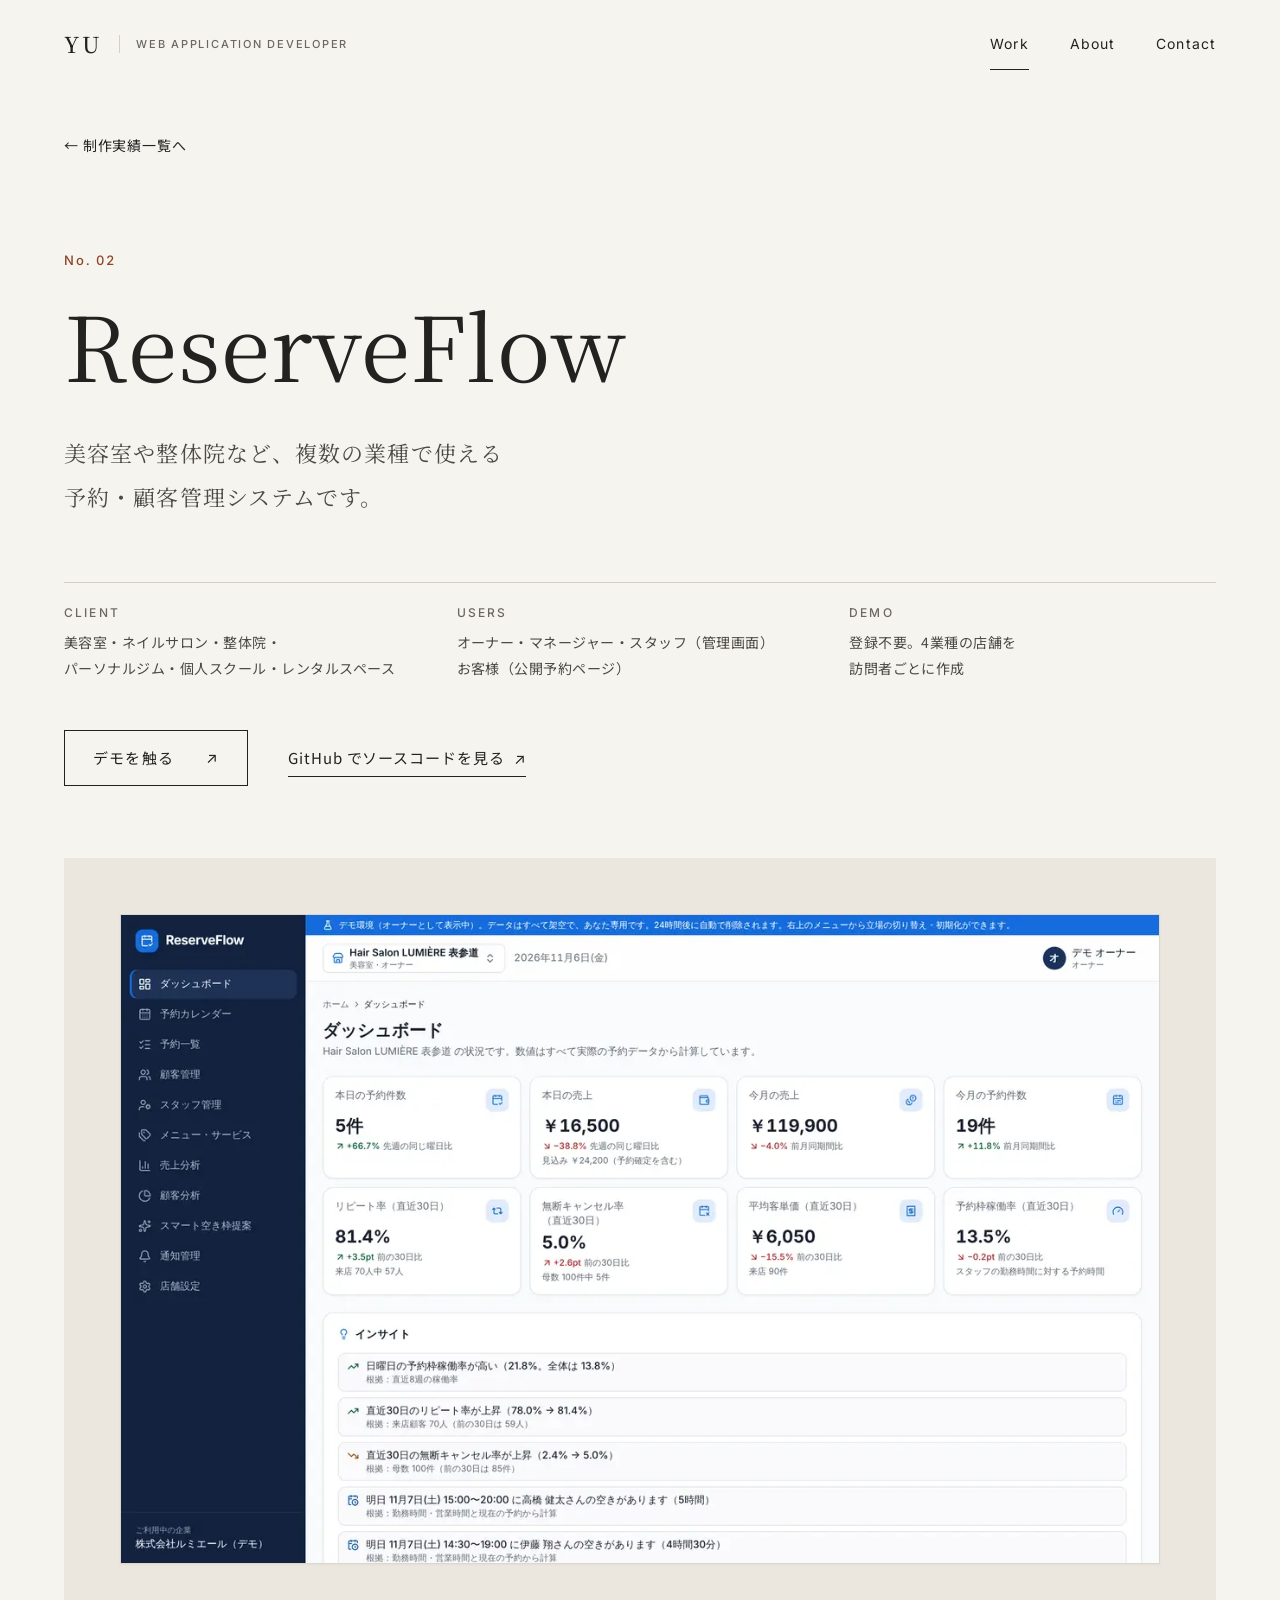
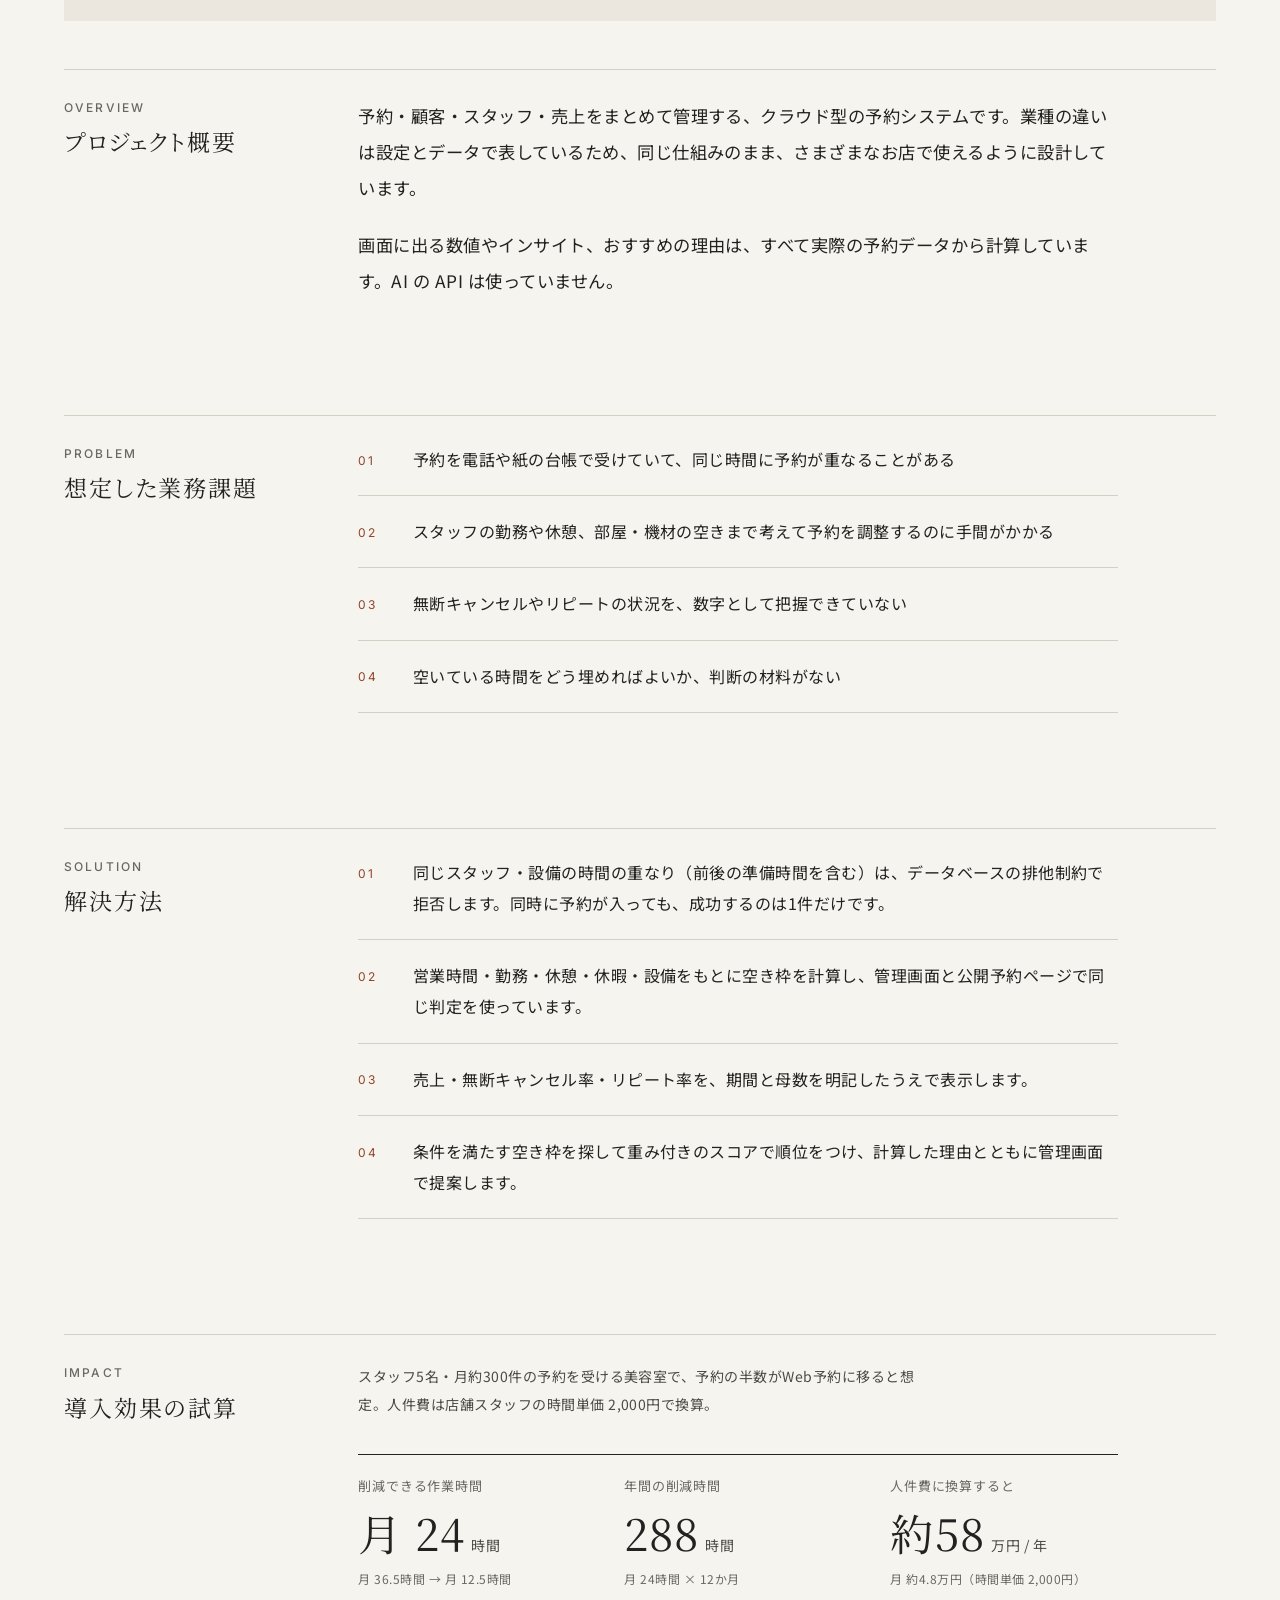
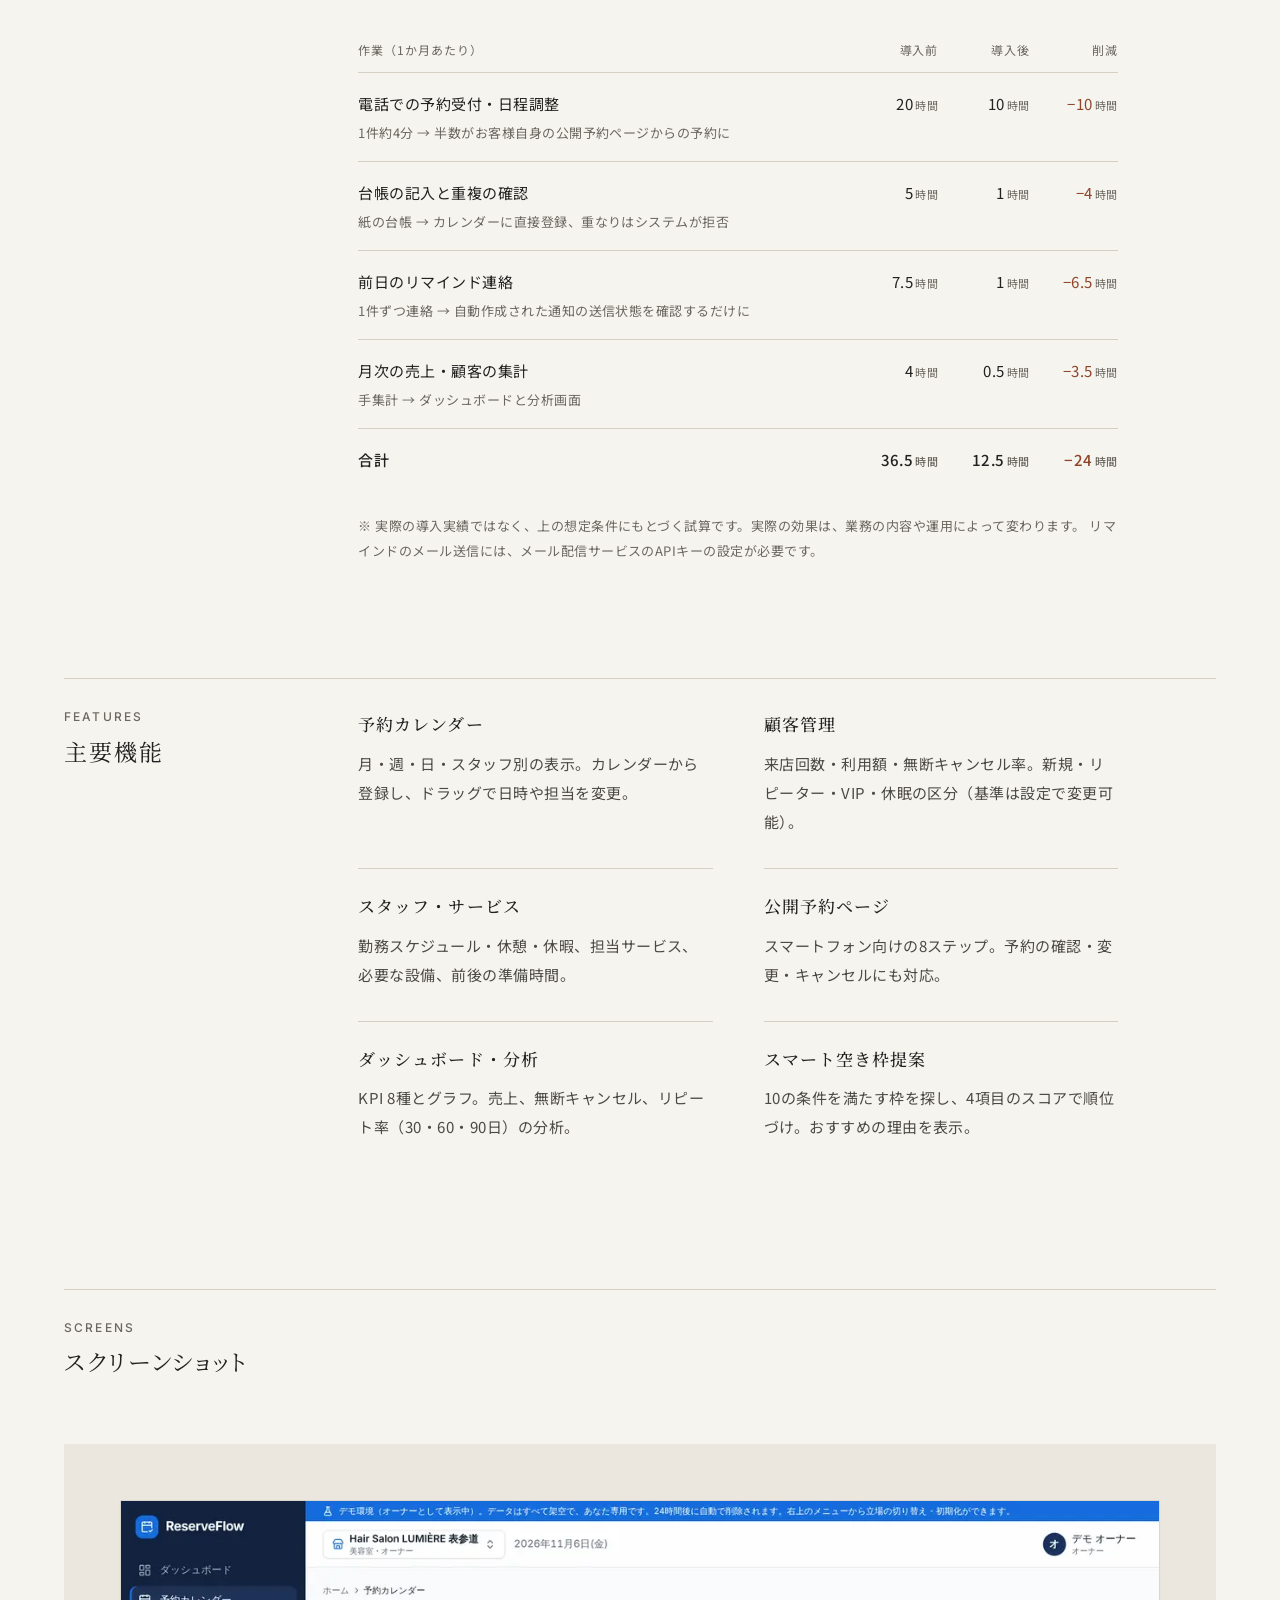
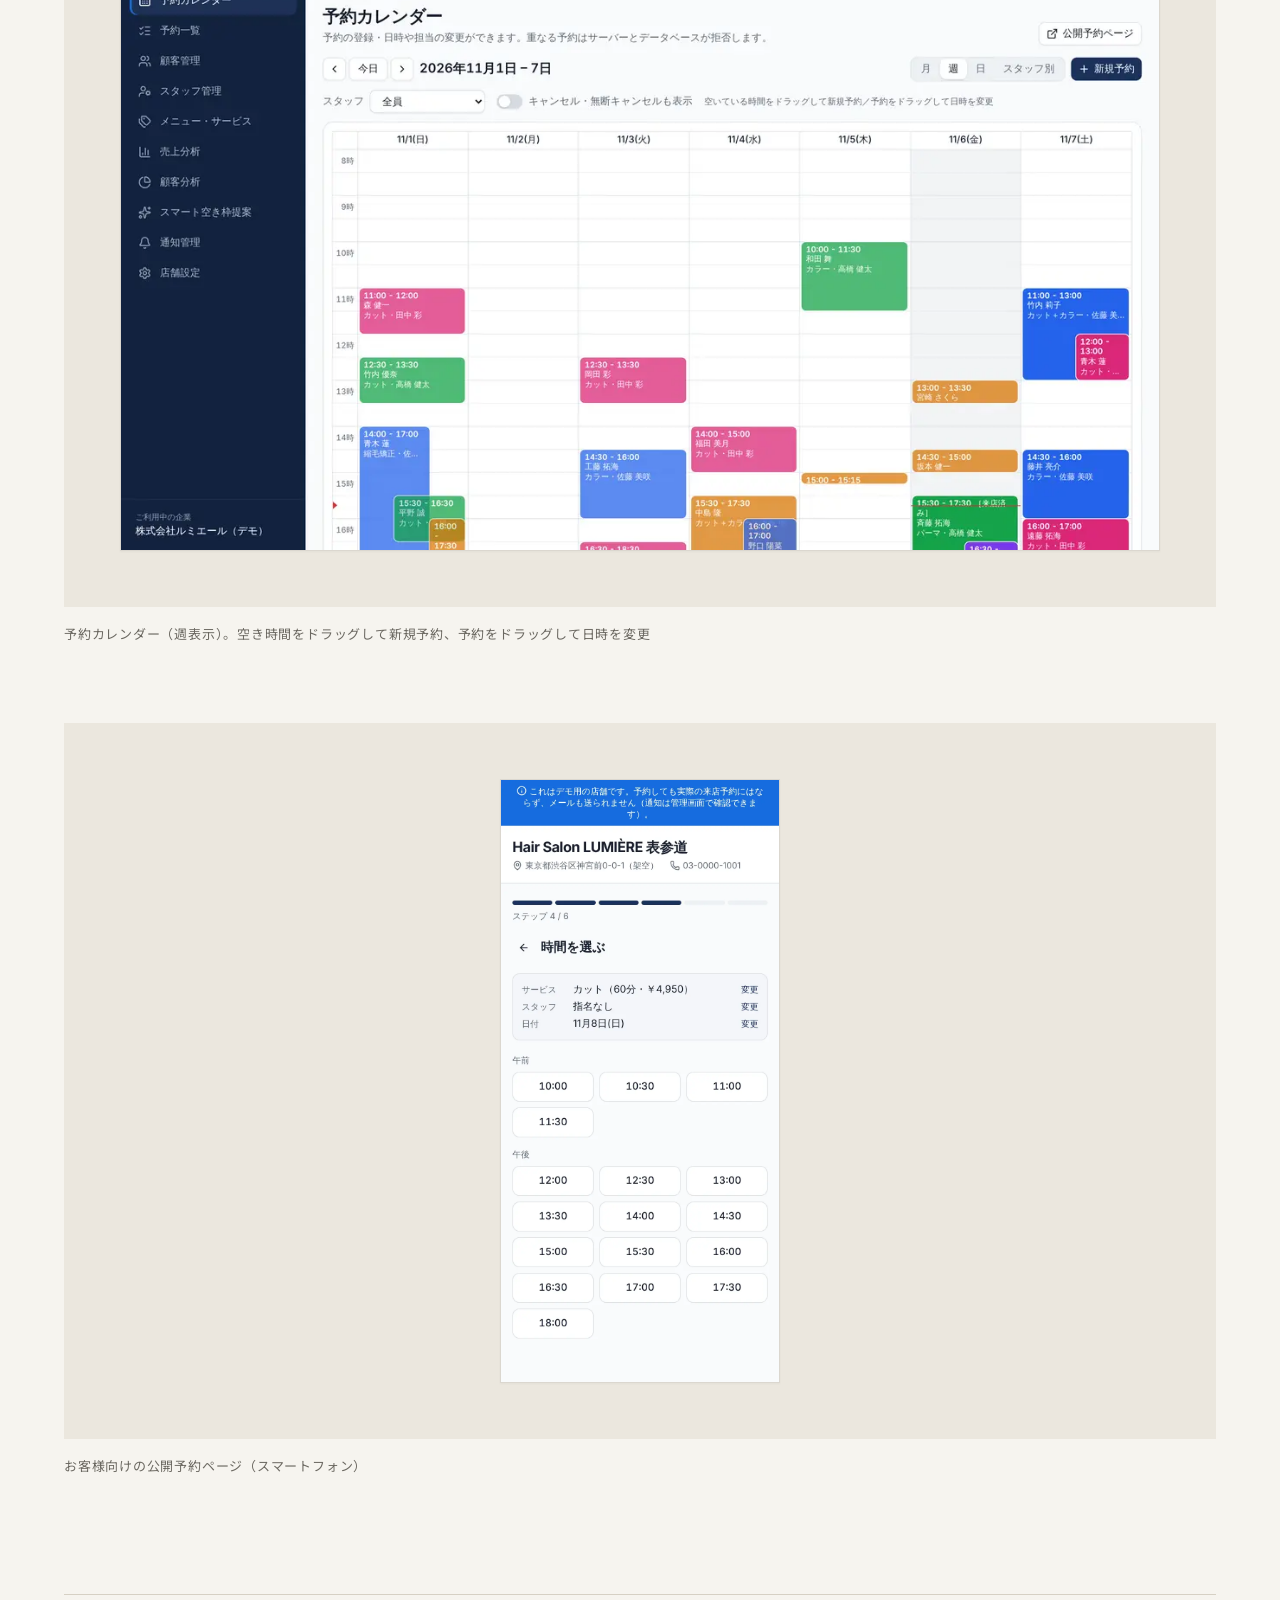
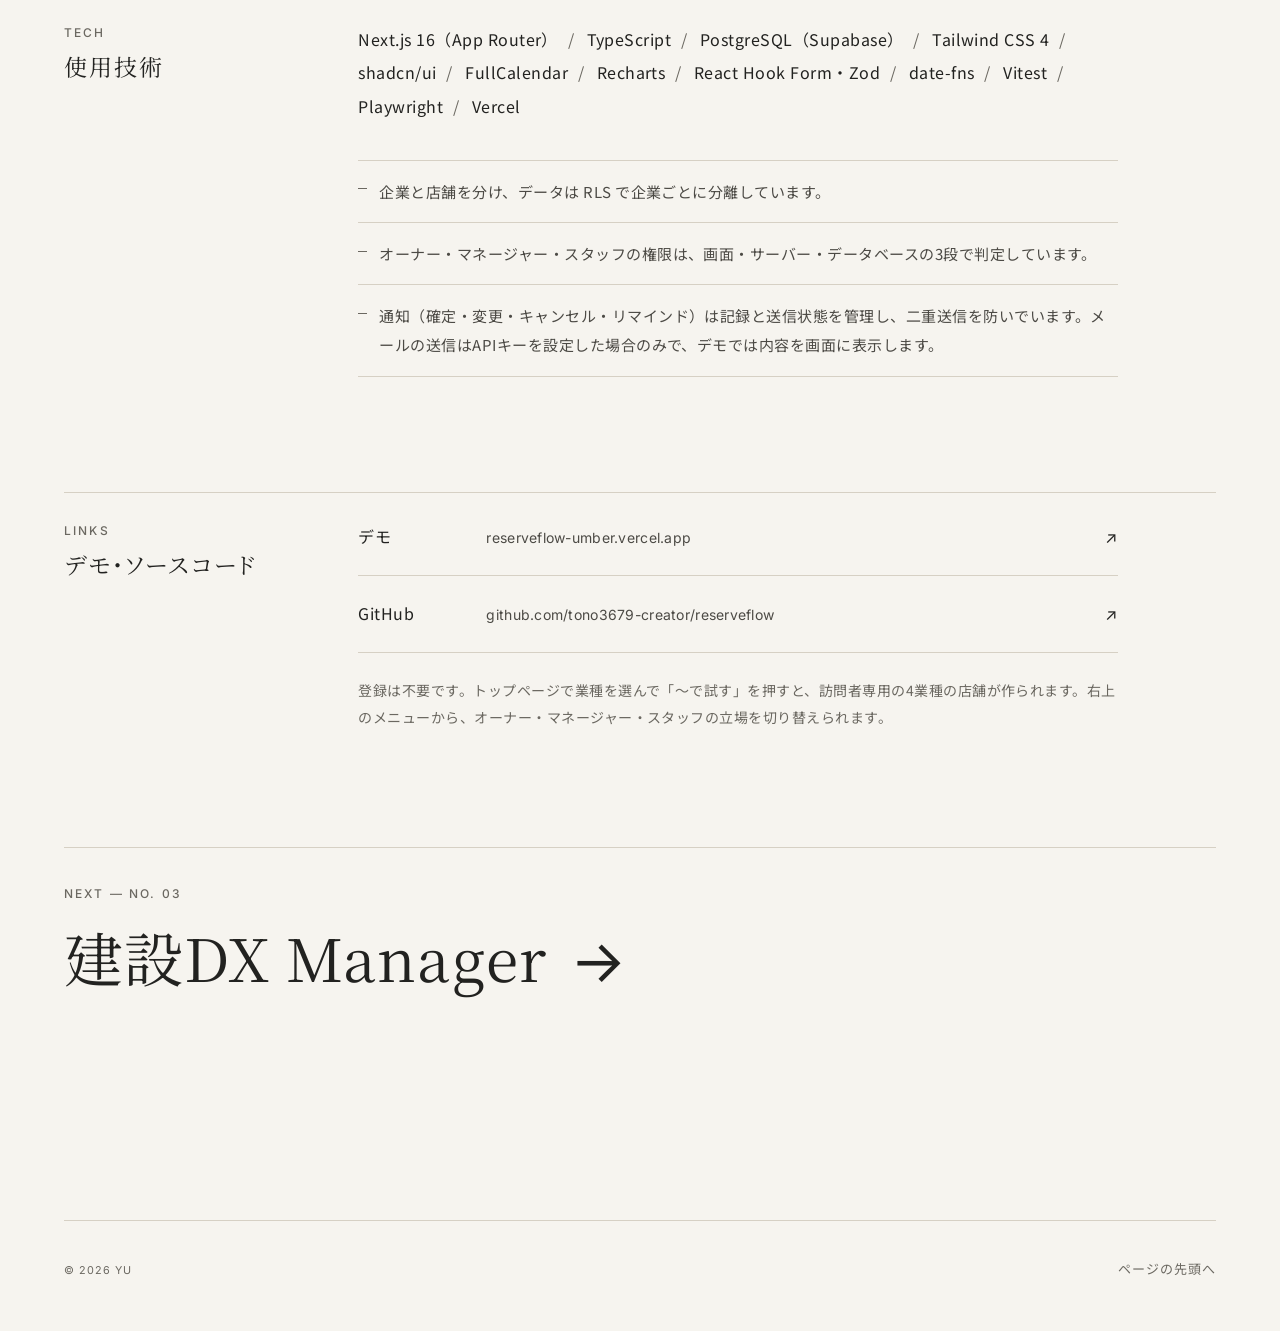
<file: works/reserveflow/index.html>
<!doctype html>
<html lang="ja">
<head>
<meta charset="utf-8">
<meta name="viewport" content="width=device-width, initial-scale=1">
<title>ReserveFlow | YU Portfolio</title>
<meta name="description" content="美容室・整体院・パーソナルジム・レンタルスペースなど、複数の業種で使える予約・顧客管理システム。">
<link rel="canonical" href="https://tono3679-creator.github.io/works/reserveflow/">
<meta name="theme-color" content="#f6f4ef">
<meta property="og:type" content="article">
<meta property="og:site_name" content="YU Portfolio">
<meta property="og:title" content="ReserveFlow | YU Portfolio">
<meta property="og:description" content="美容室・整体院・パーソナルジム・レンタルスペースなど、複数の業種で使える予約・顧客管理システム。">
<meta property="og:url" content="https://tono3679-creator.github.io/works/reserveflow/">
<meta property="og:image" content="https://tono3679-creator.github.io/images/og.jpg">
<meta property="og:locale" content="ja_JP">
<meta name="twitter:card" content="summary_large_image">
<link rel="icon" href="../../favicon.svg" type="image/svg+xml">
<link rel="preconnect" href="https://fonts.googleapis.com">
<link rel="preconnect" href="https://fonts.gstatic.com" crossorigin>
<link rel="stylesheet" href="https://fonts.googleapis.com/css2?family=Inter:wght@400;500&family=Noto+Sans+JP:wght@400;500&family=Noto+Serif+JP:wght@400;500&display=swap">
<link rel="stylesheet" href="../../assets/css/style.css">
</head>
<body id="top">
<a class="skip-link" href="#main">本文へ移動</a>
<header class="site-header">
  <div class="container">
    <a class="logo" href="../../" aria-label="YU（Web Application Developer）トップページ"><span class="logo-name">YU</span><span class="logo-role" aria-hidden="true">Web Application Developer</span></a>
    <nav class="nav" aria-label="メイン">
      <ul>
        <li><a class="u" href="../../#work" aria-current="page">Work</a></li>
        <li><a class="u" href="../../#about">About</a></li>
        <li><a class="u" href="../../#contact">Contact</a></li>
      </ul>
    </nav>
  </div>
</header>

<main id="main">
  <article aria-labelledby="project-title">
    <div class="container">
      <p class="back"><a class="u" href="../../#work">← 制作実績一覧へ</a></p>
      <header class="project-head grid">
        <span class="no">No. 02</span>
        <h1 class="project-title" id="project-title">ReserveFlow</h1>
        <p class="project-lead">美容室や整体院など、<span class="nb">複数の業種で使える</span>予約・顧客管理システムです。</p>
        <dl class="facts">
          <div><dt class="label">Client</dt><dd>美容室・ネイルサロン・整体院・パーソナルジム・個人スクール・レンタルスペース</dd></div>
          <div><dt class="label">Users</dt><dd>オーナー・マネージャー・スタッフ（管理画面）<br>お客様（公開予約ページ）</dd></div>
          <div><dt class="label">Demo</dt><dd>登録不要。4業種の店舗を<br>訪問者ごとに作成</dd></div>
        </dl>
        <p class="project-actions">
          <a class="button" href="https://reserveflow-umber.vercel.app" target="_blank" rel="noopener">デモを触る <span class="arrow arrow--out" aria-hidden="true">↗</span><span class="visually-hidden">（新しいタブで開きます）</span></a>
          <a class="text-link" href="https://github.com/tono3679-creator/reserveflow" target="_blank" rel="noopener">GitHub でソースコードを見る <span class="arrow arrow--out" aria-hidden="true">↗</span><span class="visually-hidden">（新しいタブで開きます）</span></a>
        </p>
      </header>
      <figure class="project-hero">
        <div class="frame"><img src="../../images/reserveflow-dashboard.webp" width="1200" height="750" alt="ReserveFlow のダッシュボード。予約件数・売上・リピート率などの指標とインサイト" decoding="async" fetchpriority="high"></div>
      </figure>

      <section class="block grid" aria-labelledby="s-overview">
        <div class="block-title"><span class="label">Overview</span><h2 id="s-overview">プロジェクト概要</h2></div>
        <div class="block-body">
          <p class="large">予約・顧客・スタッフ・売上をまとめて管理する、クラウド型の予約システムです。業種の違いは設定とデータで表しているため、同じ仕組みのまま、さまざまなお店で使えるように設計しています。</p>
          <p class="large">画面に出る数値やインサイト、おすすめの理由は、すべて実際の予約データから計算しています。AI の API は使っていません。</p>
        </div>
      </section>

      <section class="block grid" aria-labelledby="s-problem">
        <div class="block-title"><span class="label">Problem</span><h2 id="s-problem">想定した業務課題</h2></div>
        <div class="block-body">
          <ol class="numbered">
            <li>予約を電話や紙の台帳で受けていて、同じ時間に予約が重なることがある</li>
            <li>スタッフの勤務や休憩、部屋・機材の空きまで考えて予約を調整するのに手間がかかる</li>
            <li>無断キャンセルやリピートの状況を、数字として把握できていない</li>
            <li>空いている時間をどう埋めればよいか、判断の材料がない</li>
          </ol>
        </div>
      </section>

      <section class="block grid" aria-labelledby="s-solution">
        <div class="block-title"><span class="label">Solution</span><h2 id="s-solution">解決方法</h2></div>
        <div class="block-body">
          <ol class="numbered">
            <li>同じスタッフ・設備の時間の重なり（前後の準備時間を含む）は、データベースの排他制約で拒否します。同時に予約が入っても、成功するのは1件だけです。</li>
            <li>営業時間・勤務・休憩・休暇・設備をもとに空き枠を計算し、管理画面と公開予約ページで同じ判定を使っています。</li>
            <li>売上・無断キャンセル率・リピート率を、期間と母数を明記したうえで表示します。</li>
            <li>条件を満たす空き枠を探して重み付きのスコアで順位をつけ、計算した理由とともに管理画面で提案します。</li>
          </ol>
        </div>
      </section>

      <section class="block grid" aria-labelledby="s-impact">
        <div class="block-title"><span class="label">Impact</span><h2 id="s-impact">導入効果の試算</h2></div>
        <div class="block-body">
          <p class="premise">スタッフ5名・月約300件の予約を受ける美容室で、予約の半数がWeb予約に移ると想定。人件費は店舗スタッフの時間単価 2,000円で換算。</p>
          <dl class="figures">
            <div><dt>削減できる作業時間</dt><dd><span class="fig">月 24</span>時間<span class="sub">月 36.5時間 → 月 12.5時間</span></dd></div>
            <div><dt>年間の削減時間</dt><dd><span class="fig">288</span>時間<span class="sub">月 24時間 × 12か月</span></dd></div>
            <div><dt>人件費に換算すると</dt><dd><span class="fig">約58</span>万円 / 年<span class="sub">月 約4.8万円（時間単価 2,000円）</span></dd></div>
          </dl>
          <div class="table-wrap">
            <table class="impact-table">
              <caption class="visually-hidden">作業ごとの月あたりの時間（導入前・導入後・削減）</caption>
              <thead><tr><th scope="col">作業（1か月あたり）</th><th scope="col">導入前</th><th scope="col">導入後</th><th scope="col">削減</th></tr></thead>
              <tbody>
              <tr>
                <th scope="row">電話での予約受付・日程調整<span class="how">1件約4分 → 半数がお客様自身の公開予約ページからの予約に</span></th>
                <td data-label="導入前">20<small>時間</small></td>
                <td data-label="導入後">10<small>時間</small></td>
                <td data-label="削減" class="minus">−10<small>時間</small></td>
              </tr>
              <tr>
                <th scope="row">台帳の記入と重複の確認<span class="how">紙の台帳 → カレンダーに直接登録、重なりはシステムが拒否</span></th>
                <td data-label="導入前">5<small>時間</small></td>
                <td data-label="導入後">1<small>時間</small></td>
                <td data-label="削減" class="minus">−4<small>時間</small></td>
              </tr>
              <tr>
                <th scope="row">前日のリマインド連絡<span class="how">1件ずつ連絡 → 自動作成された通知の送信状態を確認するだけに</span></th>
                <td data-label="導入前">7.5<small>時間</small></td>
                <td data-label="導入後">1<small>時間</small></td>
                <td data-label="削減" class="minus">−6.5<small>時間</small></td>
              </tr>
              <tr>
                <th scope="row">月次の売上・顧客の集計<span class="how">手集計 → ダッシュボードと分析画面</span></th>
                <td data-label="導入前">4<small>時間</small></td>
                <td data-label="導入後">0.5<small>時間</small></td>
                <td data-label="削減" class="minus">−3.5<small>時間</small></td>
              </tr>
              </tbody>
              <tfoot><tr><th scope="row">合計</th><td data-label="導入前">36.5<small>時間</small></td><td data-label="導入後">12.5<small>時間</small></td><td data-label="削減" class="minus">−24<small>時間</small></td></tr></tfoot>
            </table>
          </div>
          <p class="disclaimer">※ 実際の導入実績ではなく、上の想定条件にもとづく試算です。実際の効果は、業務の内容や運用によって変わります。 リマインドのメール送信には、メール配信サービスのAPIキーの設定が必要です。</p>
        </div>
      </section>

      <section class="block grid" aria-labelledby="s-features">
        <div class="block-title"><span class="label">Features</span><h2 id="s-features">主要機能</h2></div>
        <div class="block-body">
          <dl class="features">
            <div><dt>予約カレンダー</dt><dd>月・週・日・スタッフ別の表示。カレンダーから登録し、ドラッグで日時や担当を変更。</dd></div>
            <div><dt>顧客管理</dt><dd>来店回数・利用額・無断キャンセル率。新規・リピーター・VIP・休眠の区分（基準は設定で変更可能）。</dd></div>
            <div><dt>スタッフ・サービス</dt><dd>勤務スケジュール・休憩・休暇、担当サービス、必要な設備、前後の準備時間。</dd></div>
            <div><dt>公開予約ページ</dt><dd>スマートフォン向けの8ステップ。予約の確認・変更・キャンセルにも対応。</dd></div>
            <div><dt>ダッシュボード・分析</dt><dd>KPI 8種とグラフ。売上、無断キャンセル、リピート率（30・60・90日）の分析。</dd></div>
            <div><dt>スマート空き枠提案</dt><dd>10の条件を満たす枠を探し、4項目のスコアで順位づけ。おすすめの理由を表示。</dd></div>
          </dl>
        </div>
      </section>

      <section class="block" aria-labelledby="s-shots">
        <div class="grid"><div class="block-title"><span class="label">Screens</span><h2 id="s-shots">スクリーンショット</h2></div></div>
        <div class="shots">
        <figure class="shot">
          <div class="frame"><img src="../../images/reserveflow-calendar.webp" width="1200" height="750" alt="予約カレンダー（週表示）。空き時間をドラッグして新規予約、予約をドラッグして日時を変更" decoding="async" loading="lazy"></div>
          <figcaption>予約カレンダー（週表示）。空き時間をドラッグして新規予約、予約をドラッグして日時を変更</figcaption>
        </figure>
        <figure class="shot">
          <div class="frame phones">
            <div><img src="../../images/reserveflow-booking.webp" width="780" height="1688" alt="公開予約ページ" decoding="async" loading="lazy"></div>
          </div>
          <figcaption>お客様向けの公開予約ページ（スマートフォン）</figcaption>
        </figure>
        </div>
      </section>

      <section class="block grid" aria-labelledby="s-stack">
        <div class="block-title"><span class="label">Tech</span><h2 id="s-stack">使用技術</h2></div>
        <div class="block-body">
          <ul class="stack" aria-label="使用技術">
            <li>Next.js 16（App Router）</li>
            <li>TypeScript</li>
            <li>PostgreSQL（Supabase）</li>
            <li>Tailwind CSS 4</li>
            <li>shadcn/ui</li>
            <li>FullCalendar</li>
            <li>Recharts</li>
            <li>React Hook Form・Zod</li>
            <li>date-fns</li>
            <li>Vitest</li>
            <li>Playwright</li>
            <li>Vercel</li>
          </ul>
          <ul class="points" aria-label="設計のポイント">
            <li>企業と店舗を分け、データは RLS で企業ごとに分離しています。</li>
            <li>オーナー・マネージャー・スタッフの権限は、画面・サーバー・データベースの3段で判定しています。</li>
            <li>通知（確定・変更・キャンセル・リマインド）は記録と送信状態を管理し、二重送信を防いでいます。メールの送信はAPIキーを設定した場合のみで、デモでは内容を画面に表示します。</li>
          </ul>
        </div>
      </section>

      <section class="block grid" aria-labelledby="s-links">
        <div class="block-title"><span class="label">Links</span><h2 id="s-links">デモ・ソースコード</h2></div>
        <div class="block-body">
          <ul class="links-list">
            <li><a href="https://reserveflow-umber.vercel.app" target="_blank" rel="noopener"><span>デモ</span><span class="url">reserveflow-umber.vercel.app</span><span class="arrow" aria-hidden="true">↗</span><span class="visually-hidden">（新しいタブで開きます）</span></a></li>
            <li><a href="https://github.com/tono3679-creator/reserveflow" target="_blank" rel="noopener"><span>GitHub</span><span class="url">github.com/tono3679-creator/reserveflow</span><span class="arrow" aria-hidden="true">↗</span><span class="visually-hidden">（新しいタブで開きます）</span></a></li>
          </ul>
          <p class="demo-note">登録は不要です。トップページで業種を選んで「〜で試す」を押すと、訪問者専用の4業種の店舗が作られます。右上のメニューから、オーナー・マネージャー・スタッフの立場を切り替えられます。</p>
        </div>
      </section>

      <nav class="next-project" aria-label="次の制作実績">
        <a href="../../works/kensetsu-dx-manager/">
          <span class="label">Next — No. 03</span>
          <span class="next-title">建設DX Manager <span class="arrow" aria-hidden="true">→</span></span>
        </a>
      </nav>
    </div>
  </article>
</main>

<footer class="site-footer">
  <div class="container">
    <div class="footer-inner">
      <p><small>&copy; 2026 YU</small></p>
      <a class="u" href="#top">ページの先頭へ</a>
    </div>
  </div>
</footer>
</body>
</html>
</file>
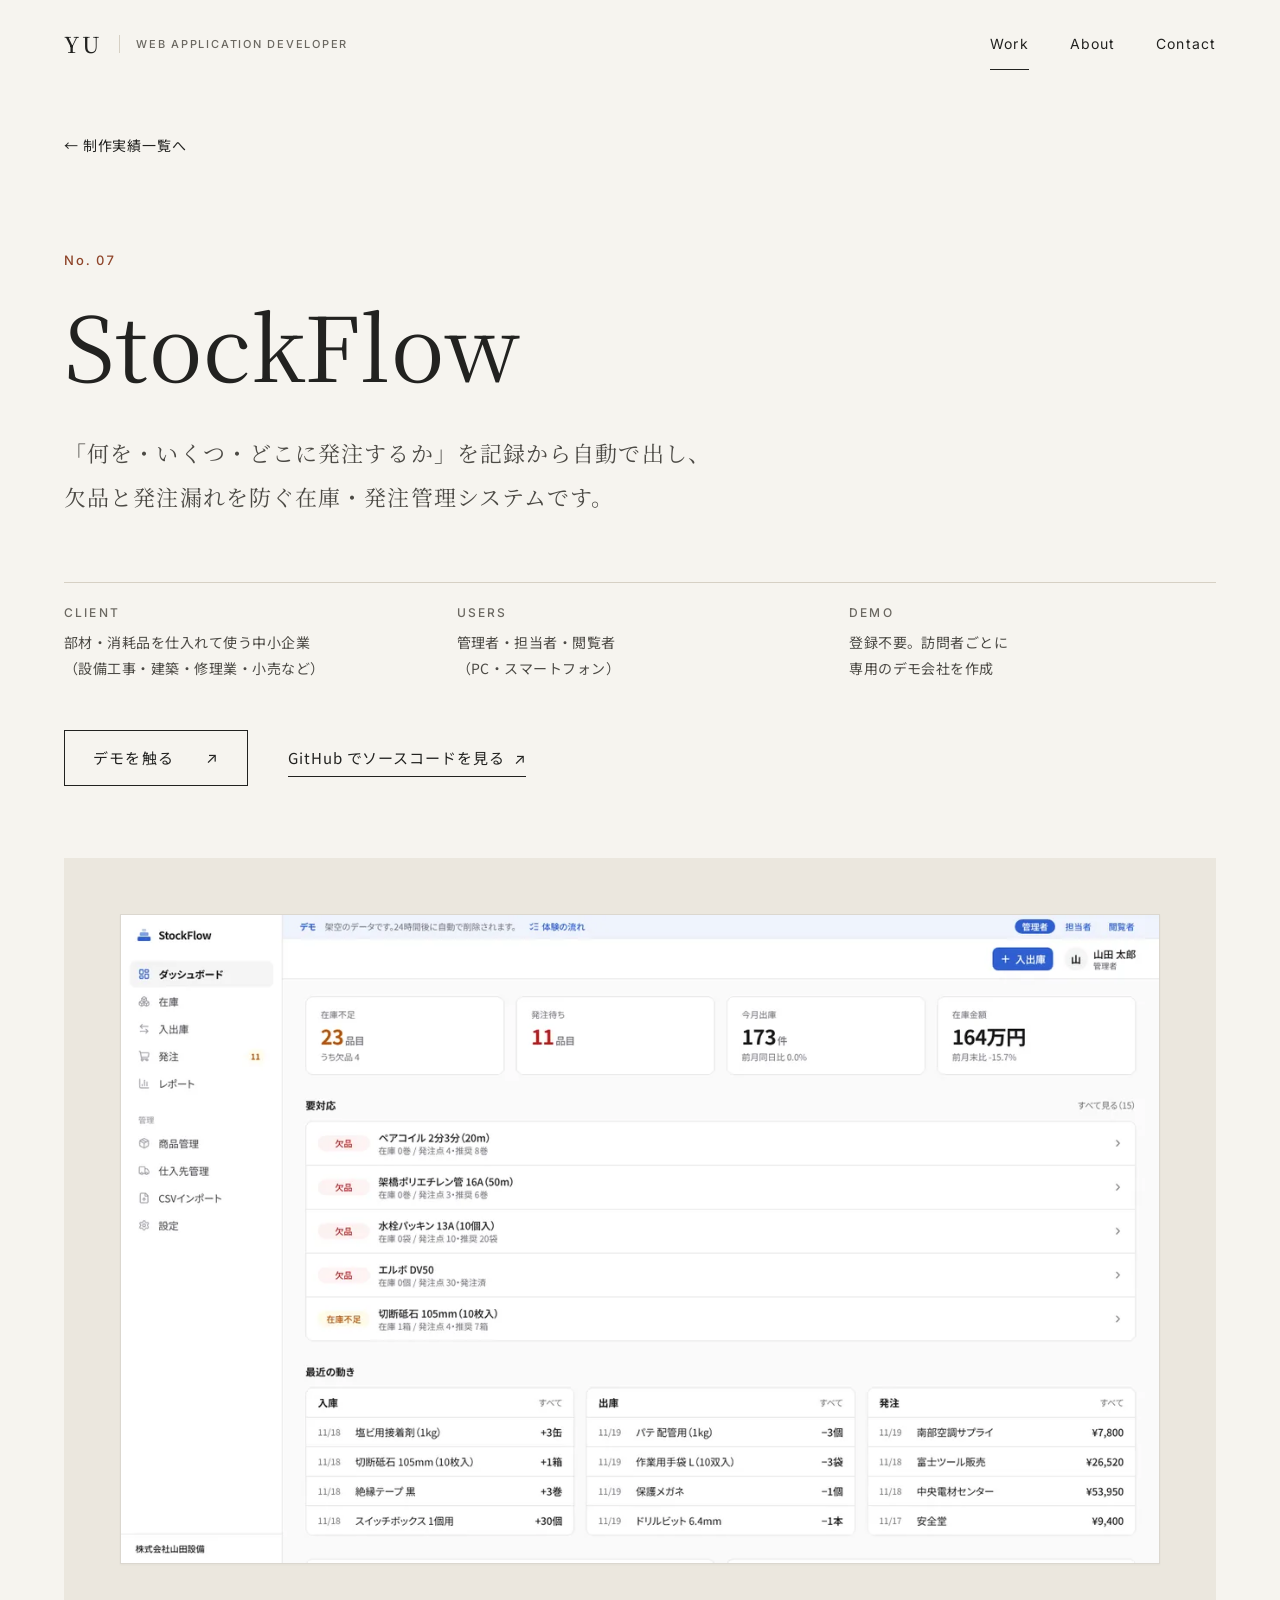
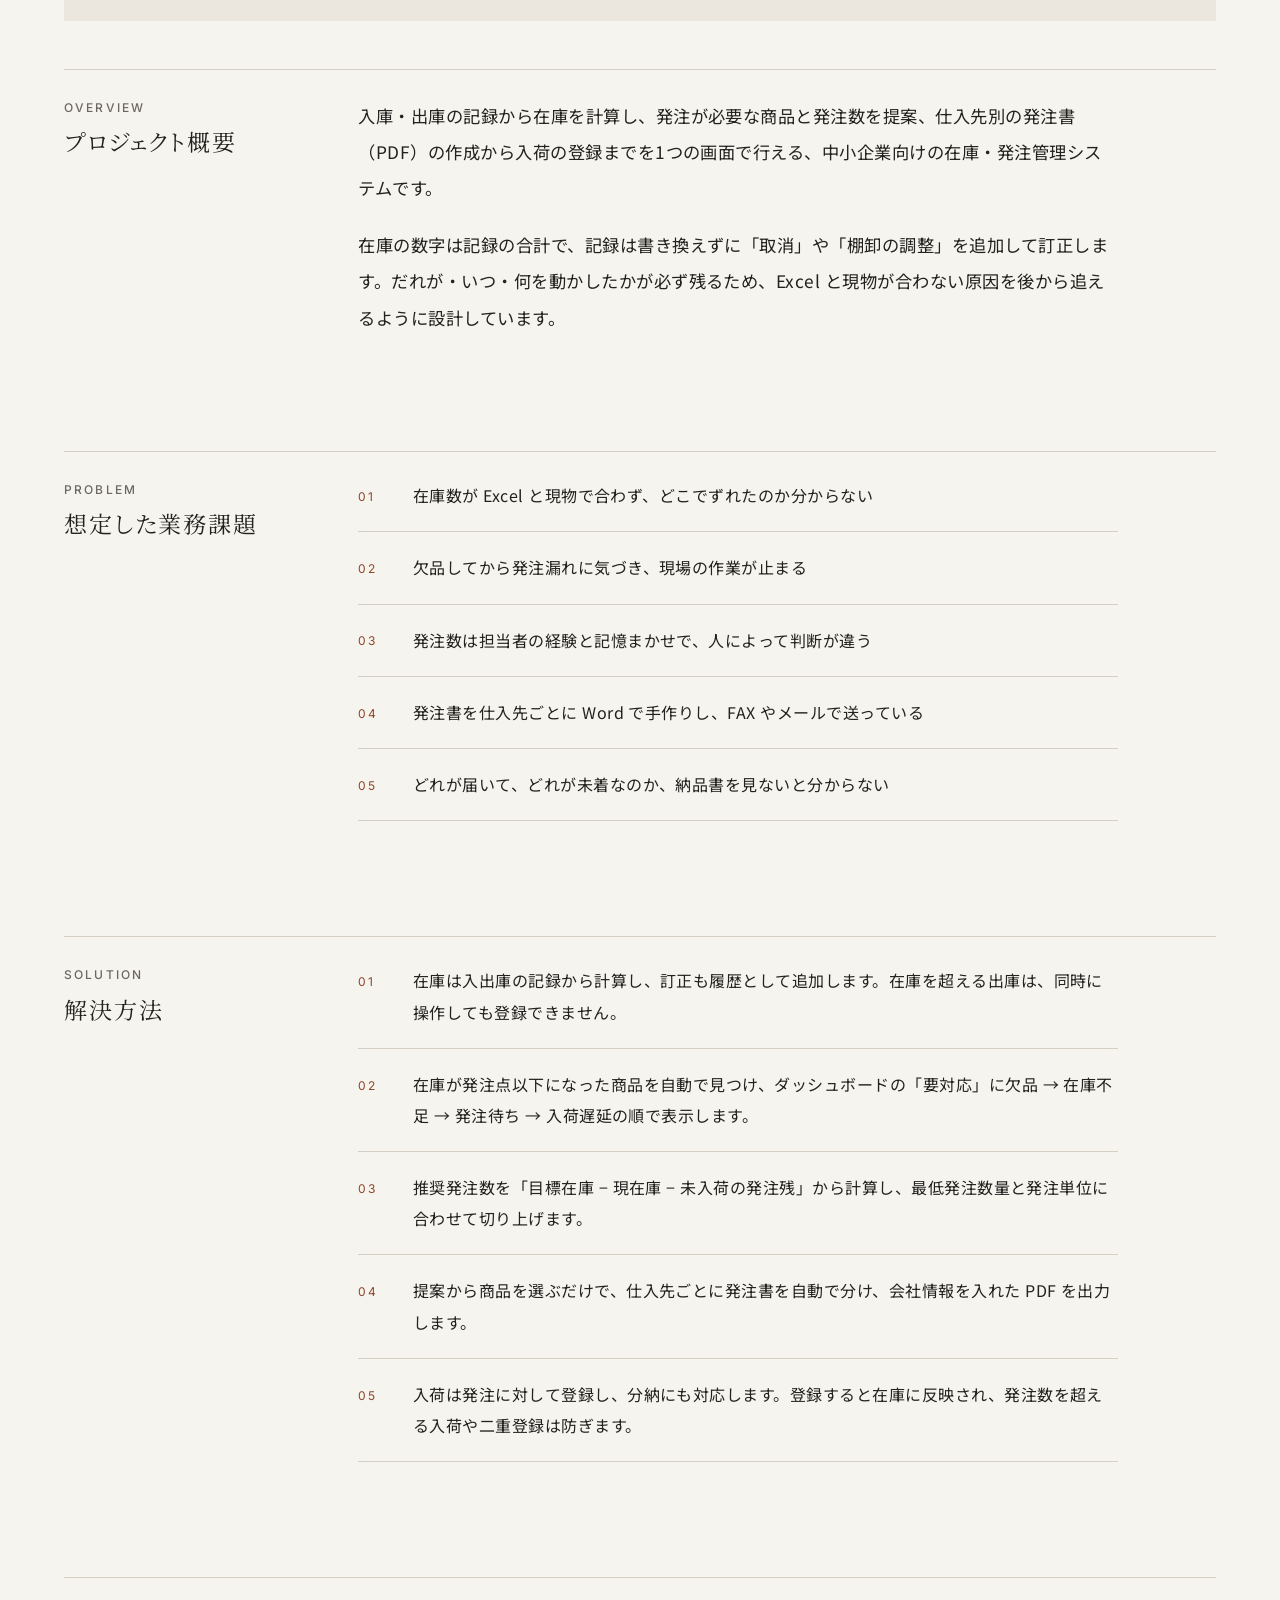
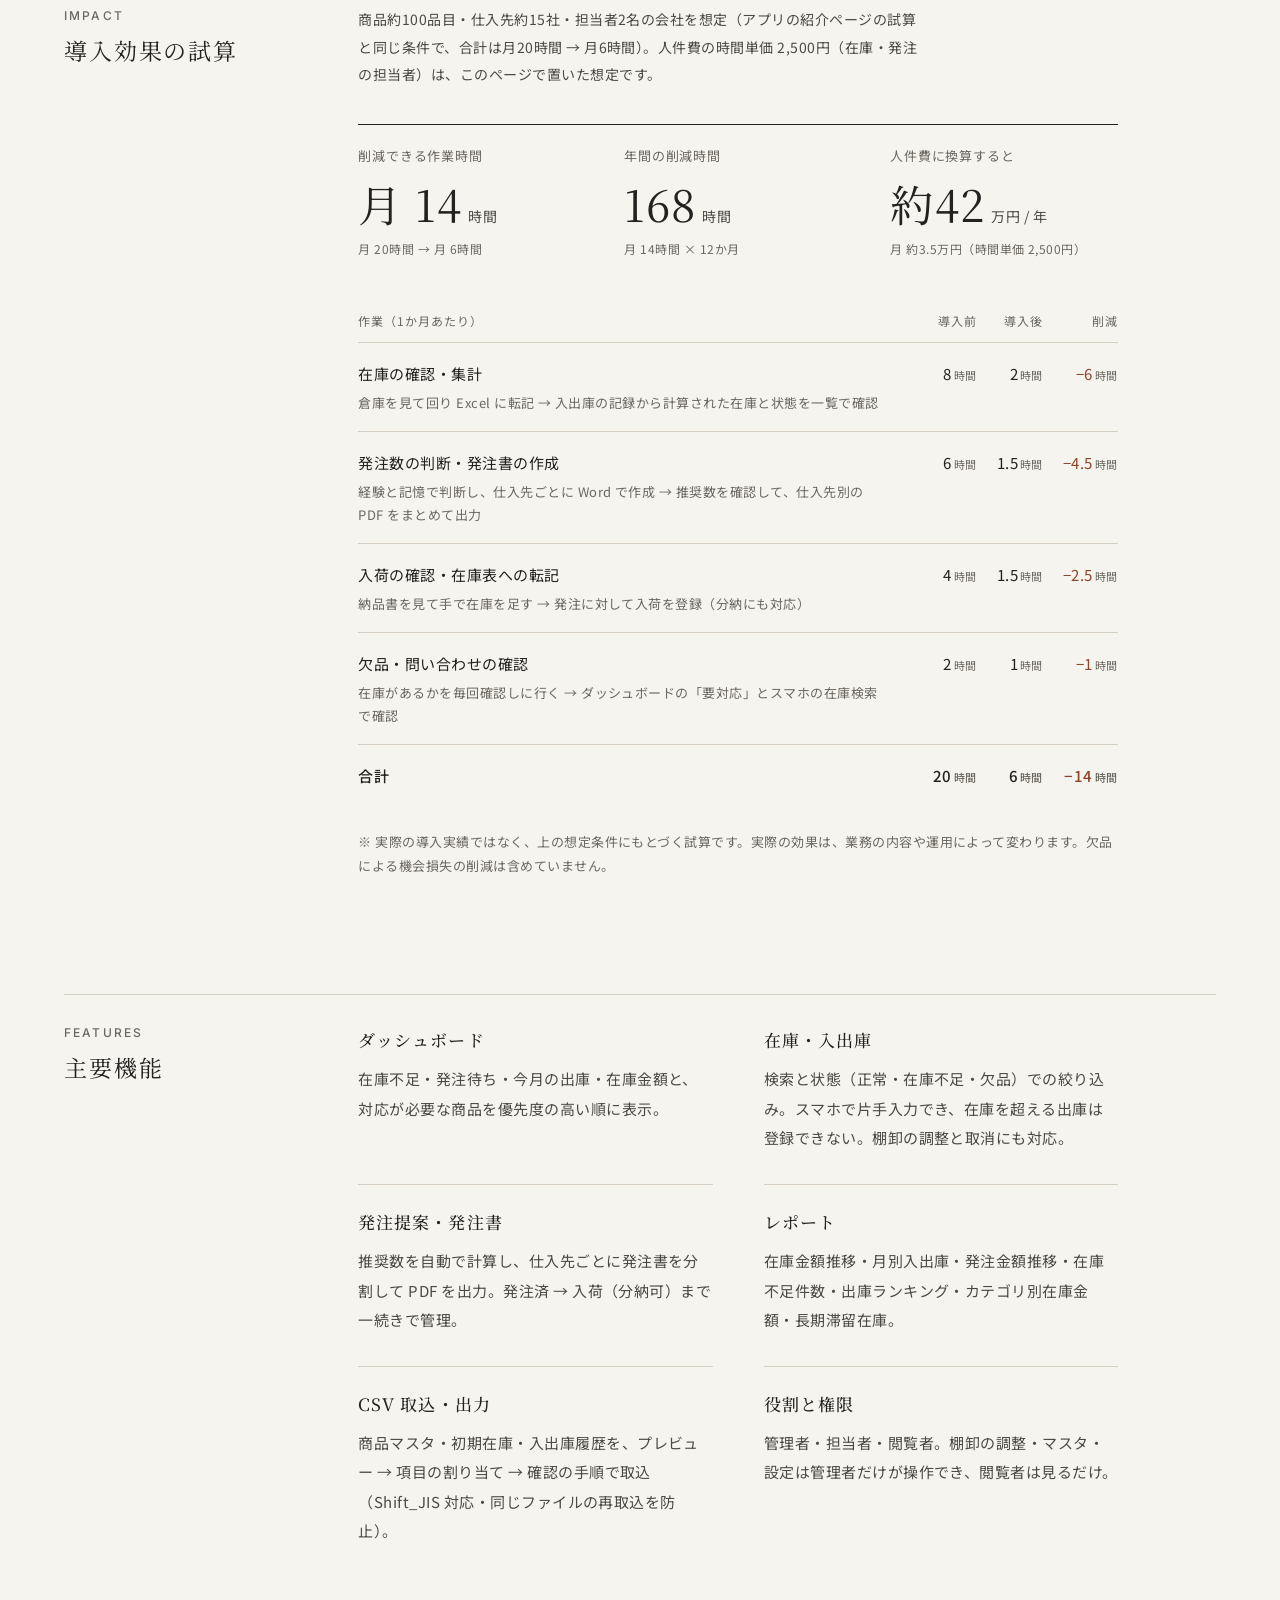
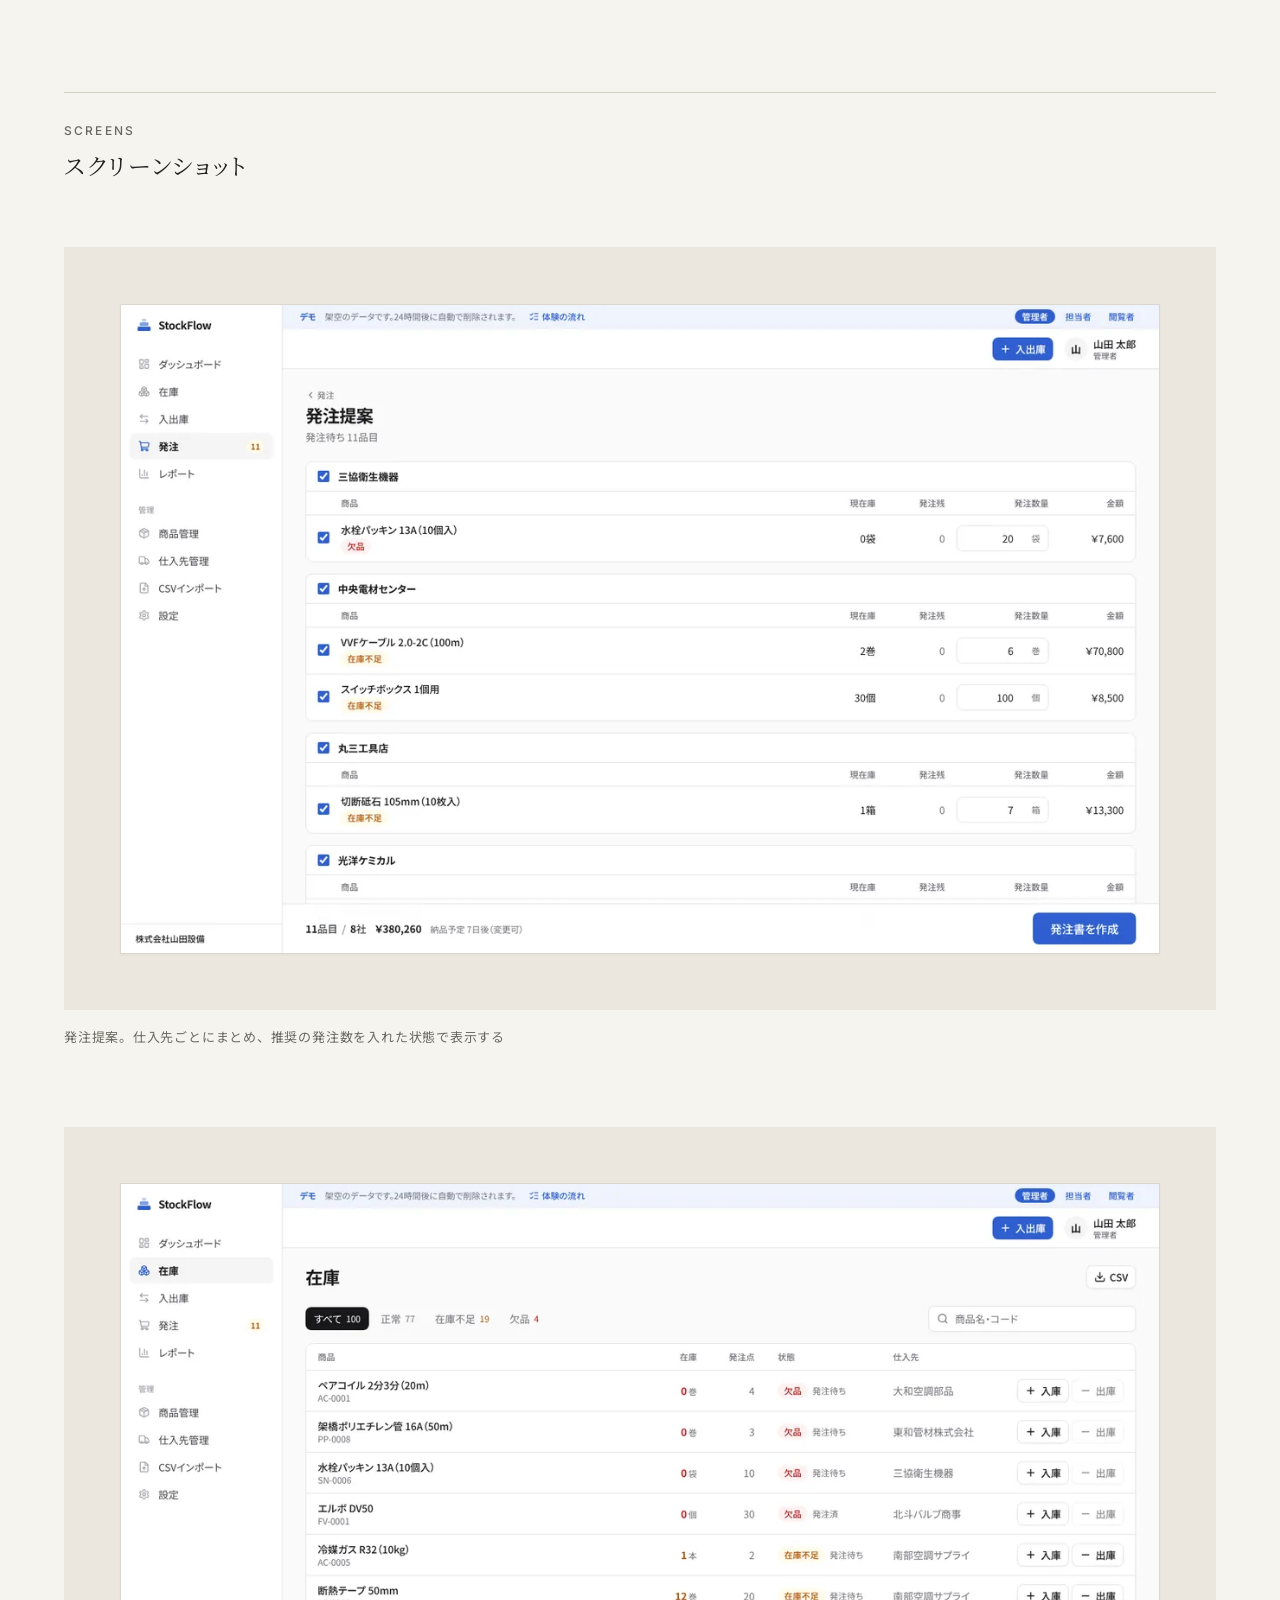
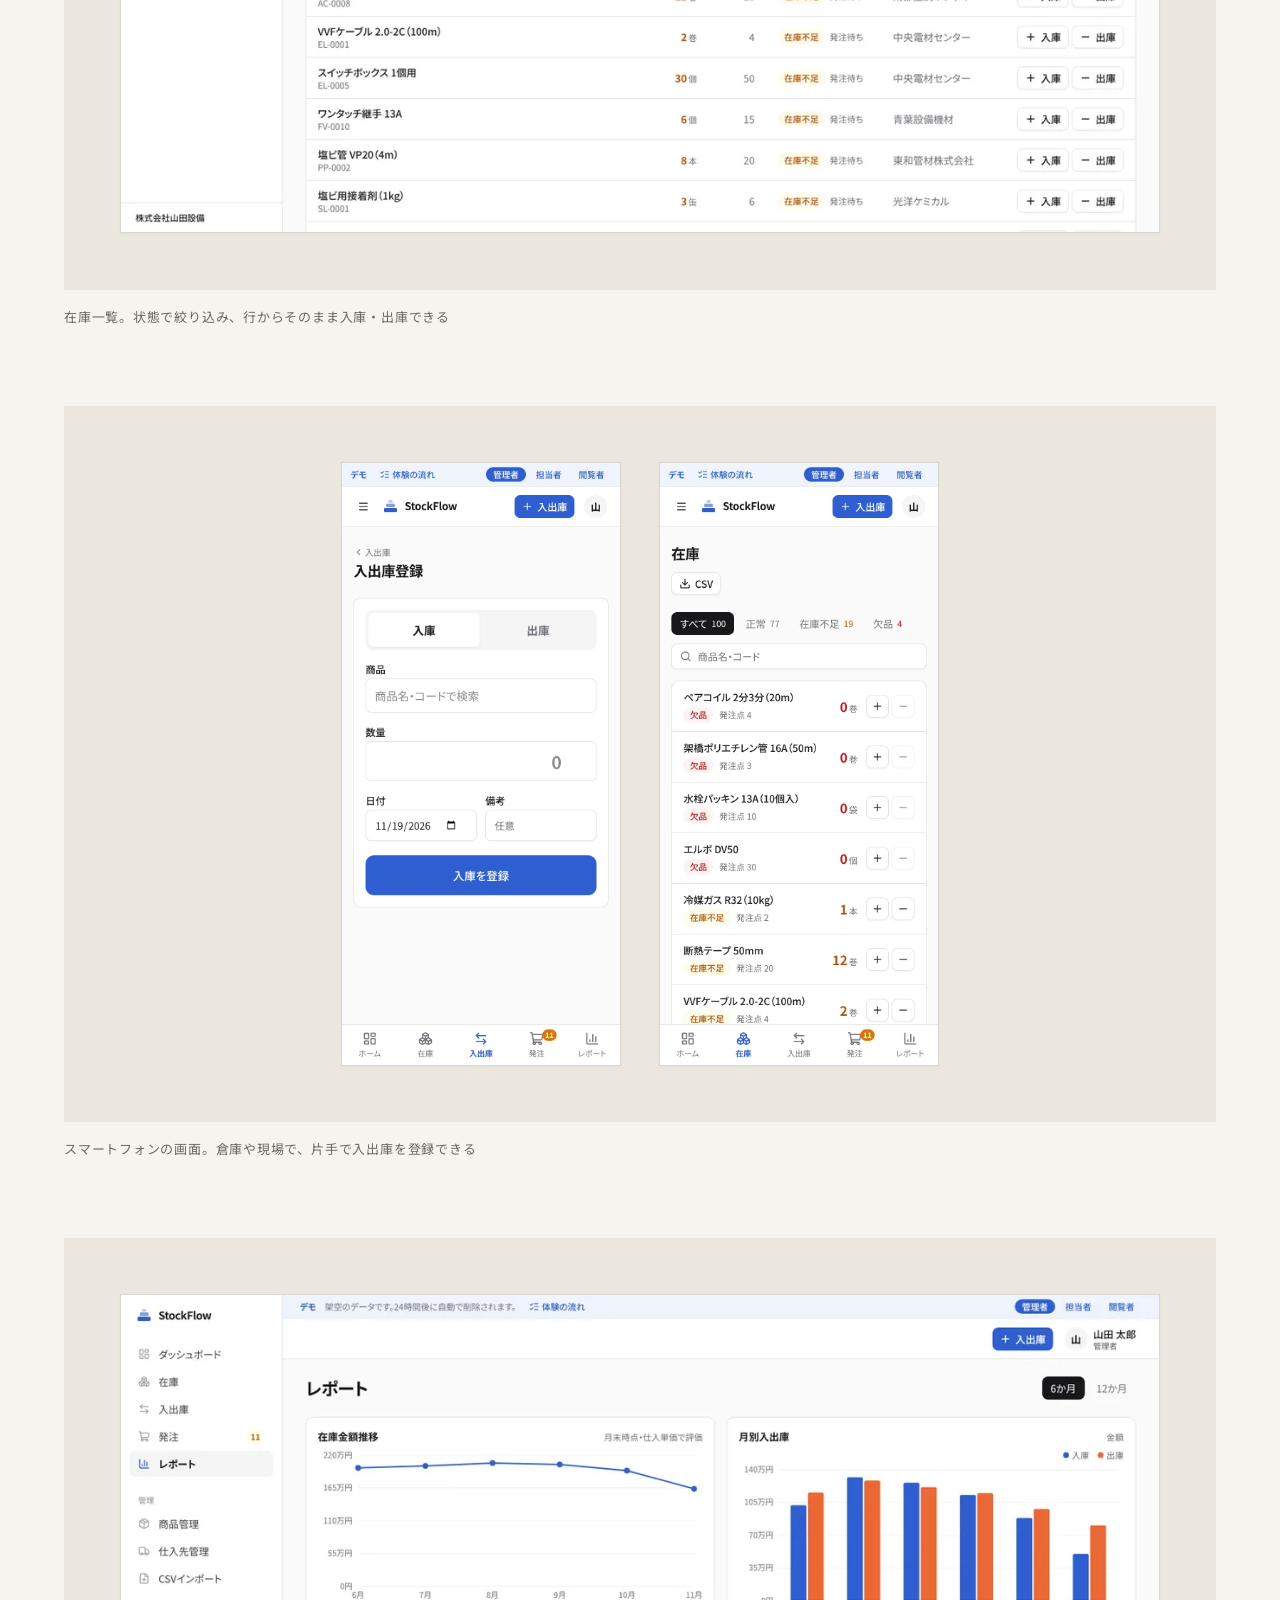
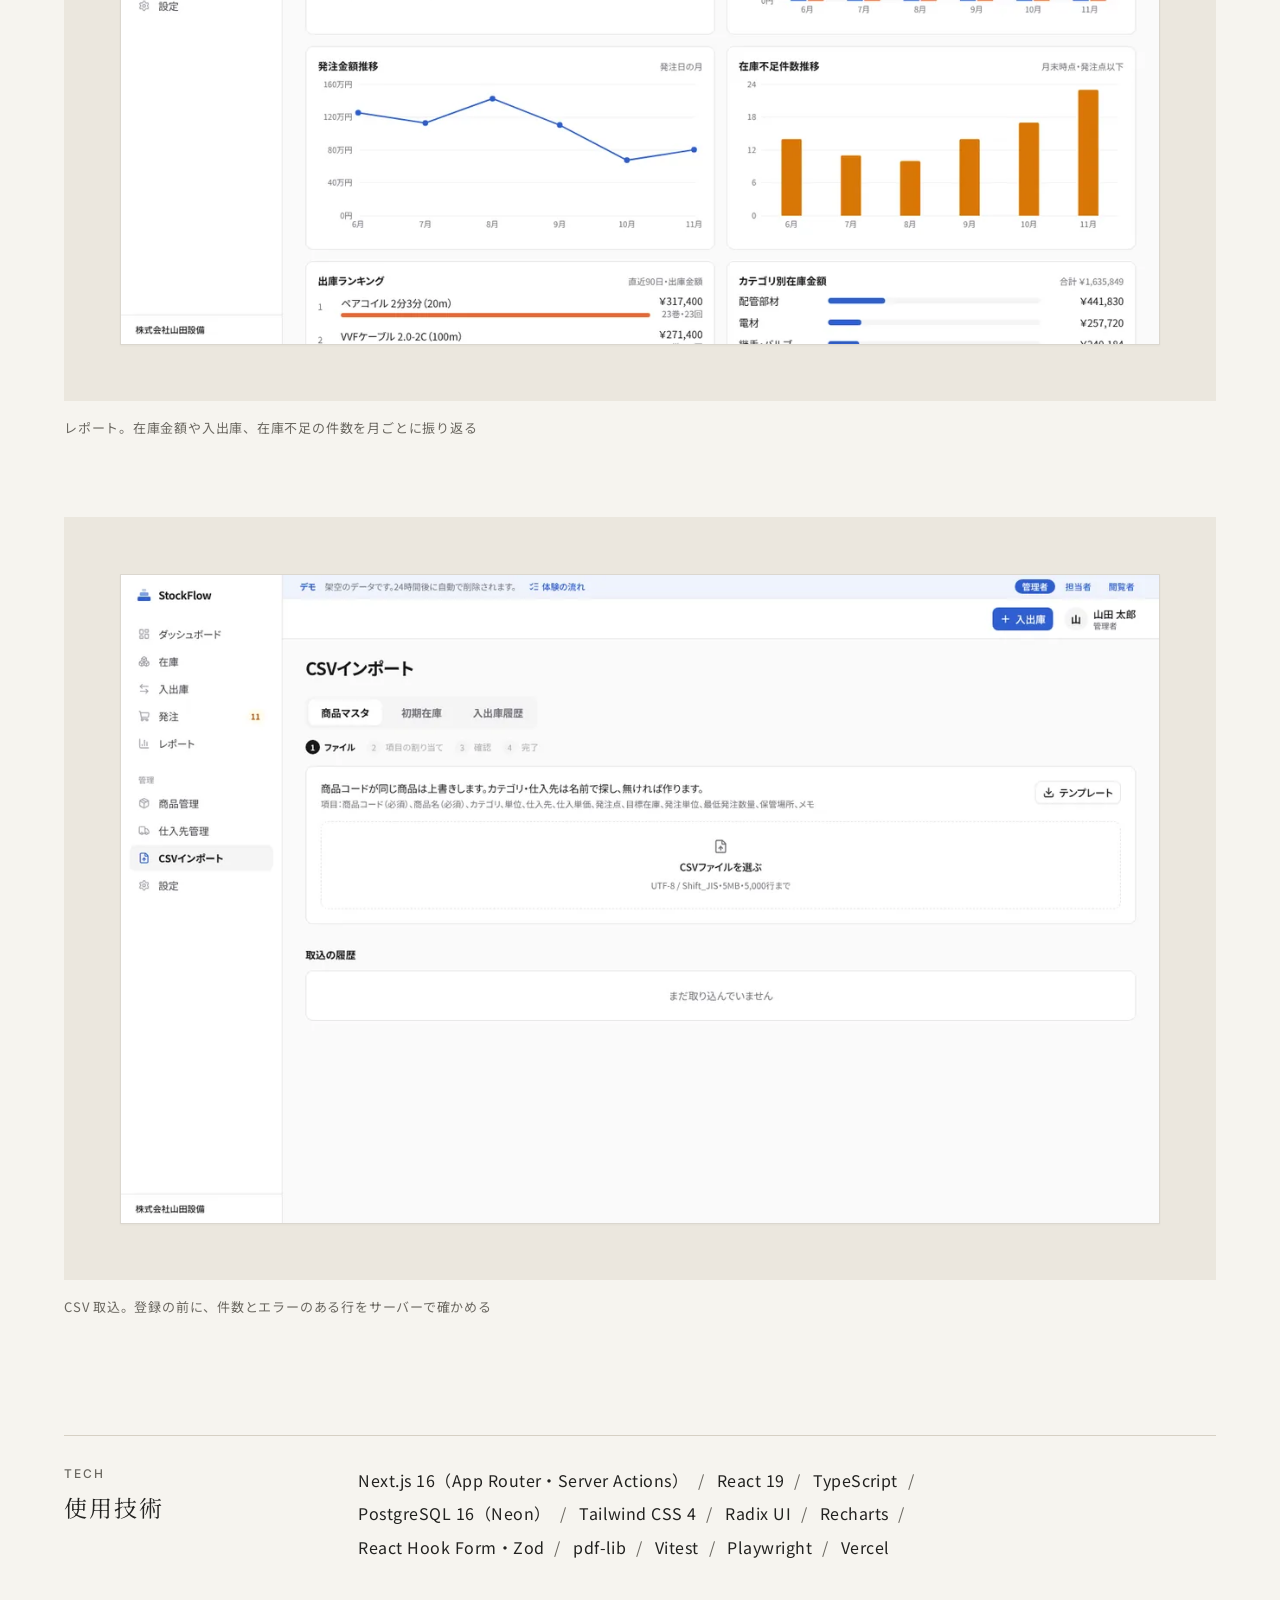
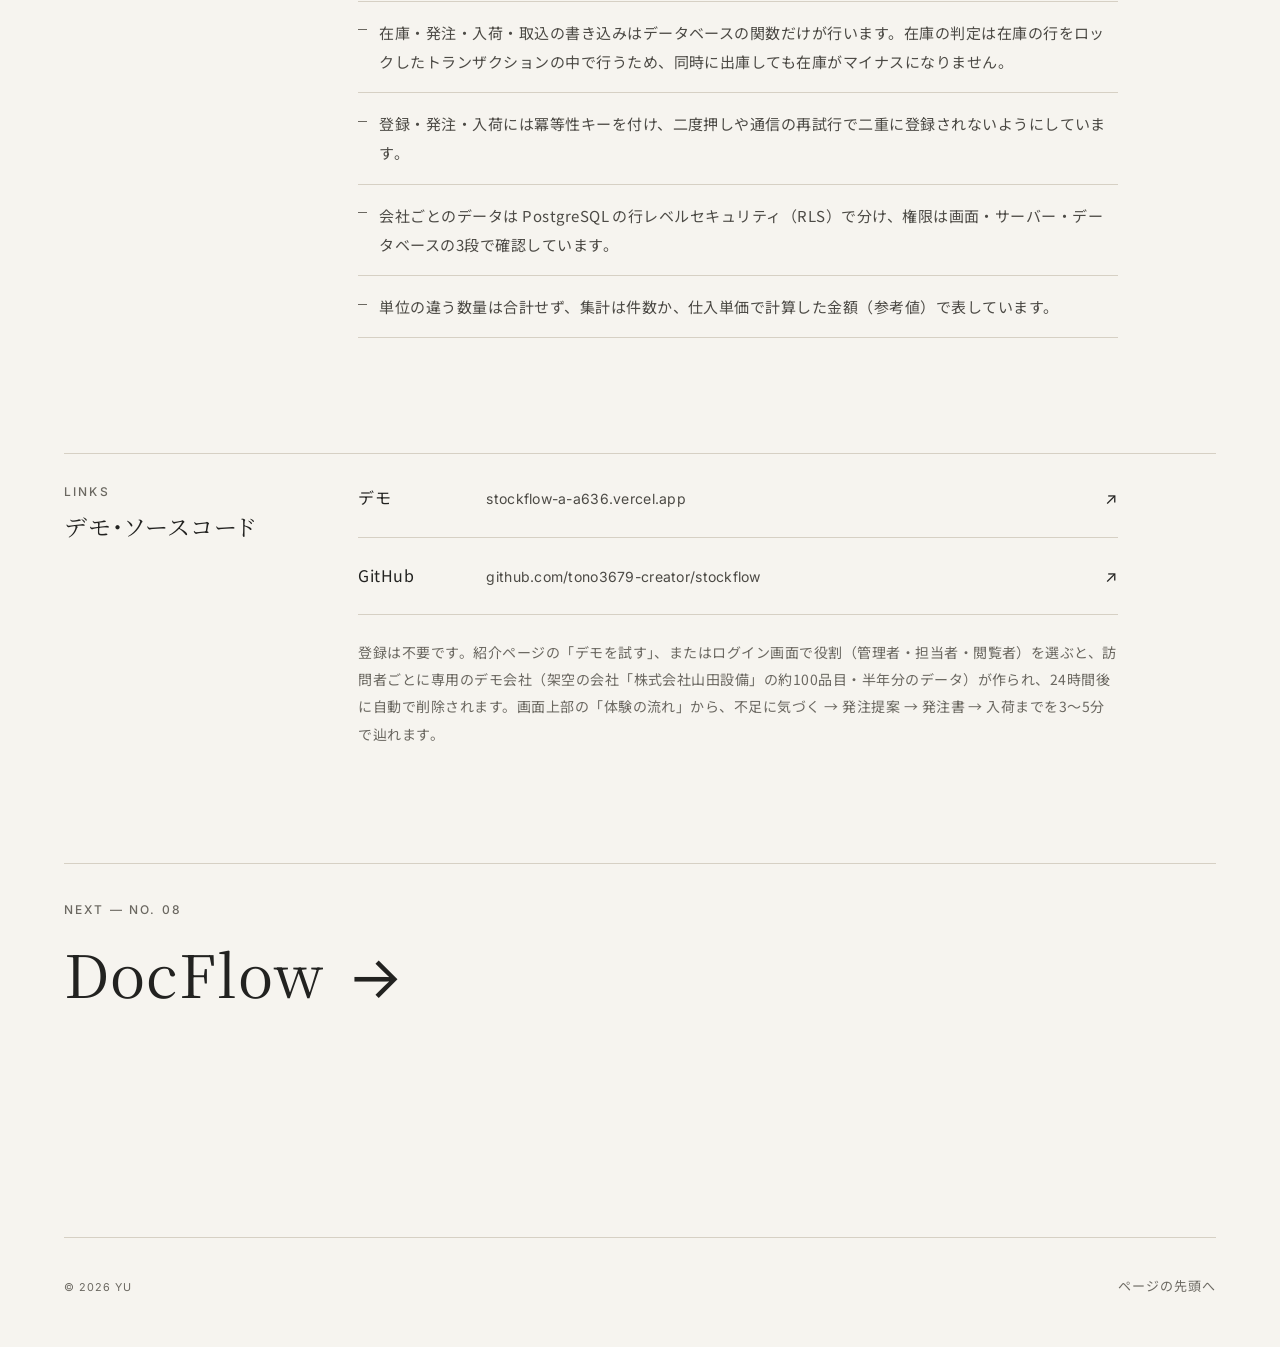
<file: works/stockflow/index.html>
<!doctype html>
<html lang="ja">
<head>
<meta charset="utf-8">
<meta name="viewport" content="width=device-width, initial-scale=1">
<title>StockFlow | YU Portfolio</title>
<meta name="description" content="中小企業向けの在庫・発注管理システム。入出庫の記録から在庫を計算し、発注が必要な商品と発注数を提案、仕入先別の発注書（PDF）作成から入荷までを1つの画面で行えます。">
<link rel="canonical" href="https://tono3679-creator.github.io/works/stockflow/">
<meta name="theme-color" content="#f6f4ef">
<meta property="og:type" content="article">
<meta property="og:site_name" content="YU Portfolio">
<meta property="og:title" content="StockFlow | YU Portfolio">
<meta property="og:description" content="中小企業向けの在庫・発注管理システム。入出庫の記録から在庫を計算し、発注が必要な商品と発注数を提案、仕入先別の発注書（PDF）作成から入荷までを1つの画面で行えます。">
<meta property="og:url" content="https://tono3679-creator.github.io/works/stockflow/">
<meta property="og:image" content="https://tono3679-creator.github.io/images/og.jpg">
<meta property="og:locale" content="ja_JP">
<meta name="twitter:card" content="summary_large_image">
<link rel="icon" href="../../favicon.svg" type="image/svg+xml">
<link rel="preconnect" href="https://fonts.googleapis.com">
<link rel="preconnect" href="https://fonts.gstatic.com" crossorigin>
<link rel="stylesheet" href="https://fonts.googleapis.com/css2?family=Inter:wght@400;500&family=Noto+Sans+JP:wght@400;500&family=Noto+Serif+JP:wght@400;500&display=swap">
<link rel="stylesheet" href="../../assets/css/style.css">
</head>
<body id="top">
<a class="skip-link" href="#main">本文へ移動</a>
<header class="site-header">
  <div class="container">
    <a class="logo" href="../../" aria-label="YU（Web Application Developer）トップページ"><span class="logo-name">YU</span><span class="logo-role" aria-hidden="true">Web Application Developer</span></a>
    <nav class="nav" aria-label="メイン">
      <ul>
        <li><a class="u" href="../../#work" aria-current="page">Work</a></li>
        <li><a class="u" href="../../#about">About</a></li>
        <li><a class="u" href="../../#contact">Contact</a></li>
      </ul>
    </nav>
  </div>
</header>

<main id="main">
  <article aria-labelledby="project-title">
    <div class="container">
      <p class="back"><a class="u" href="../../#work">← 制作実績一覧へ</a></p>
      <header class="project-head grid">
        <span class="no">No. 07</span>
        <h1 class="project-title" id="project-title">StockFlow</h1>
        <p class="project-lead">「何を・いくつ・どこに発注するか」を<span class="nb">記録から自動で出し、</span><span class="nb">欠品と発注漏れを防ぐ</span>在庫・発注管理システムです。</p>
        <dl class="facts">
          <div><dt class="label">Client</dt><dd>部材・消耗品を仕入れて使う中小企業（設備工事・建築・修理業・小売など）</dd></div>
          <div><dt class="label">Users</dt><dd>管理者・担当者・閲覧者<br>（PC・スマートフォン）</dd></div>
          <div><dt class="label">Demo</dt><dd>登録不要。訪問者ごとに<br>専用のデモ会社を作成</dd></div>
        </dl>
        <p class="project-actions">
          <a class="button" href="https://stockflow-a-a636.vercel.app" target="_blank" rel="noopener">デモを触る <span class="arrow arrow--out" aria-hidden="true">↗</span><span class="visually-hidden">（新しいタブで開きます）</span></a>
          <a class="text-link" href="https://github.com/tono3679-creator/stockflow" target="_blank" rel="noopener">GitHub でソースコードを見る <span class="arrow arrow--out" aria-hidden="true">↗</span><span class="visually-hidden">（新しいタブで開きます）</span></a>
        </p>
      </header>
      <figure class="project-hero">
        <div class="frame"><img src="../../images/stockflow-dashboard.webp" width="1200" height="750" alt="StockFlow のダッシュボード。在庫不足・発注待ち・今月の出庫・在庫金額と、欠品から順に並ぶ「要対応」の一覧" decoding="async" fetchpriority="high"></div>
      </figure>

      <section class="block grid" aria-labelledby="s-overview">
        <div class="block-title"><span class="label">Overview</span><h2 id="s-overview">プロジェクト概要</h2></div>
        <div class="block-body">
          <p class="large">入庫・出庫の記録から在庫を計算し、発注が必要な商品と発注数を提案、仕入先別の発注書（PDF）の作成から入荷の登録までを1つの画面で行える、中小企業向けの在庫・発注管理システムです。</p>
          <p class="large">在庫の数字は記録の合計で、記録は書き換えずに「取消」や「棚卸の調整」を追加して訂正します。だれが・いつ・何を動かしたかが必ず残るため、Excel と現物が合わない原因を後から追えるように設計しています。</p>
        </div>
      </section>

      <section class="block grid" aria-labelledby="s-problem">
        <div class="block-title"><span class="label">Problem</span><h2 id="s-problem">想定した業務課題</h2></div>
        <div class="block-body">
          <ol class="numbered">
            <li>在庫数が Excel と現物で合わず、どこでずれたのか分からない</li>
            <li>欠品してから発注漏れに気づき、現場の作業が止まる</li>
            <li>発注数は担当者の経験と記憶まかせで、人によって判断が違う</li>
            <li>発注書を仕入先ごとに Word で手作りし、FAX やメールで送っている</li>
            <li>どれが届いて、どれが未着なのか、納品書を見ないと分からない</li>
          </ol>
        </div>
      </section>

      <section class="block grid" aria-labelledby="s-solution">
        <div class="block-title"><span class="label">Solution</span><h2 id="s-solution">解決方法</h2></div>
        <div class="block-body">
          <ol class="numbered">
            <li>在庫は入出庫の記録から計算し、訂正も履歴として追加します。在庫を超える出庫は、同時に操作しても登録できません。</li>
            <li>在庫が発注点以下になった商品を自動で見つけ、ダッシュボードの「要対応」に欠品 → 在庫不足 → 発注待ち → 入荷遅延の順で表示します。</li>
            <li>推奨発注数を「目標在庫 − 現在庫 − 未入荷の発注残」から計算し、最低発注数量と発注単位に合わせて切り上げます。</li>
            <li>提案から商品を選ぶだけで、仕入先ごとに発注書を自動で分け、会社情報を入れた PDF を出力します。</li>
            <li>入荷は発注に対して登録し、分納にも対応します。登録すると在庫に反映され、発注数を超える入荷や二重登録は防ぎます。</li>
          </ol>
        </div>
      </section>

      <section class="block grid" aria-labelledby="s-impact">
        <div class="block-title"><span class="label">Impact</span><h2 id="s-impact">導入効果の試算</h2></div>
        <div class="block-body">
          <p class="premise">商品約100品目・仕入先約15社・担当者2名の会社を想定（アプリの紹介ページの試算と同じ条件で、合計は月20時間 → 月6時間）。人件費の時間単価 2,500円（在庫・発注の担当者）は、このページで置いた想定です。</p>
          <dl class="figures">
            <div><dt>削減できる作業時間</dt><dd><span class="fig">月 14</span>時間<span class="sub">月 20時間 → 月 6時間</span></dd></div>
            <div><dt>年間の削減時間</dt><dd><span class="fig">168</span>時間<span class="sub">月 14時間 × 12か月</span></dd></div>
            <div><dt>人件費に換算すると</dt><dd><span class="fig">約42</span>万円 / 年<span class="sub">月 約3.5万円（時間単価 2,500円）</span></dd></div>
          </dl>
          <div class="table-wrap">
            <table class="impact-table">
              <caption class="visually-hidden">作業ごとの月あたりの時間（導入前・導入後・削減）</caption>
              <thead><tr><th scope="col">作業（1か月あたり）</th><th scope="col">導入前</th><th scope="col">導入後</th><th scope="col">削減</th></tr></thead>
              <tbody>
              <tr>
                <th scope="row">在庫の確認・集計<span class="how">倉庫を見て回り Excel に転記 → 入出庫の記録から計算された在庫と状態を一覧で確認</span></th>
                <td data-label="導入前">8<small>時間</small></td>
                <td data-label="導入後">2<small>時間</small></td>
                <td data-label="削減" class="minus">−6<small>時間</small></td>
              </tr>
              <tr>
                <th scope="row">発注数の判断・発注書の作成<span class="how">経験と記憶で判断し、仕入先ごとに Word で作成 → 推奨数を確認して、仕入先別の PDF をまとめて出力</span></th>
                <td data-label="導入前">6<small>時間</small></td>
                <td data-label="導入後">1.5<small>時間</small></td>
                <td data-label="削減" class="minus">−4.5<small>時間</small></td>
              </tr>
              <tr>
                <th scope="row">入荷の確認・在庫表への転記<span class="how">納品書を見て手で在庫を足す → 発注に対して入荷を登録（分納にも対応）</span></th>
                <td data-label="導入前">4<small>時間</small></td>
                <td data-label="導入後">1.5<small>時間</small></td>
                <td data-label="削減" class="minus">−2.5<small>時間</small></td>
              </tr>
              <tr>
                <th scope="row">欠品・問い合わせの確認<span class="how">在庫があるかを毎回確認しに行く → ダッシュボードの「要対応」とスマホの在庫検索で確認</span></th>
                <td data-label="導入前">2<small>時間</small></td>
                <td data-label="導入後">1<small>時間</small></td>
                <td data-label="削減" class="minus">−1<small>時間</small></td>
              </tr>
              </tbody>
              <tfoot><tr><th scope="row">合計</th><td data-label="導入前">20<small>時間</small></td><td data-label="導入後">6<small>時間</small></td><td data-label="削減" class="minus">−14<small>時間</small></td></tr></tfoot>
            </table>
          </div>
          <p class="disclaimer">※ 実際の導入実績ではなく、上の想定条件にもとづく試算です。実際の効果は、業務の内容や運用によって変わります。欠品による機会損失の削減は含めていません。</p>
        </div>
      </section>

      <section class="block grid" aria-labelledby="s-features">
        <div class="block-title"><span class="label">Features</span><h2 id="s-features">主要機能</h2></div>
        <div class="block-body">
          <dl class="features">
            <div><dt>ダッシュボード</dt><dd>在庫不足・発注待ち・今月の出庫・在庫金額と、対応が必要な商品を優先度の高い順に表示。</dd></div>
            <div><dt>在庫・入出庫</dt><dd>検索と状態（正常・在庫不足・欠品）での絞り込み。スマホで片手入力でき、在庫を超える出庫は登録できない。棚卸の調整と取消にも対応。</dd></div>
            <div><dt>発注提案・発注書</dt><dd>推奨数を自動で計算し、仕入先ごとに発注書を分割して PDF を出力。発注済 → 入荷（分納可）まで一続きで管理。</dd></div>
            <div><dt>レポート</dt><dd>在庫金額推移・月別入出庫・発注金額推移・在庫不足件数・出庫ランキング・カテゴリ別在庫金額・長期滞留在庫。</dd></div>
            <div><dt>CSV 取込・出力</dt><dd>商品マスタ・初期在庫・入出庫履歴を、プレビュー → 項目の割り当て → 確認の手順で取込（Shift_JIS 対応・同じファイルの再取込を防止）。</dd></div>
            <div><dt>役割と権限</dt><dd>管理者・担当者・閲覧者。棚卸の調整・マスタ・設定は管理者だけが操作でき、閲覧者は見るだけ。</dd></div>
          </dl>
        </div>
      </section>

      <section class="block" aria-labelledby="s-shots">
        <div class="grid"><div class="block-title"><span class="label">Screens</span><h2 id="s-shots">スクリーンショット</h2></div></div>
        <div class="shots">
        <figure class="shot">
          <div class="frame"><img src="../../images/stockflow-order-suggest.webp" width="1200" height="750" alt="発注提案。発注が必要な商品が仕入先ごとにまとまり、推奨の発注数と金額が入っている" decoding="async" loading="lazy"></div>
          <figcaption>発注提案。仕入先ごとにまとめ、推奨の発注数を入れた状態で表示する</figcaption>
        </figure>
        <figure class="shot">
          <div class="frame"><img src="../../images/stockflow-inventory.webp" width="1200" height="750" alt="在庫一覧。商品ごとの在庫数・発注点・状態と、行から入庫・出庫するボタン" decoding="async" loading="lazy"></div>
          <figcaption>在庫一覧。状態で絞り込み、行からそのまま入庫・出庫できる</figcaption>
        </figure>
        <figure class="shot">
          <div class="frame phones">
            <div><img src="../../images/stockflow-m-movement.webp" width="780" height="1688" alt="入出庫の登録" decoding="async" loading="lazy"></div>
            <div><img src="../../images/stockflow-m-inventory.webp" width="780" height="1688" alt="在庫の一覧" decoding="async" loading="lazy"></div>
          </div>
          <figcaption>スマートフォンの画面。倉庫や現場で、片手で入出庫を登録できる</figcaption>
        </figure>
        <figure class="shot">
          <div class="frame"><img src="../../images/stockflow-reports.webp" width="1200" height="750" alt="レポート。在庫金額推移・月別入出庫・発注金額推移・在庫不足件数推移のグラフ" decoding="async" loading="lazy"></div>
          <figcaption>レポート。在庫金額や入出庫、在庫不足の件数を月ごとに振り返る</figcaption>
        </figure>
        <figure class="shot">
          <div class="frame"><img src="../../images/stockflow-import.webp" width="1200" height="750" alt="CSV 取込。ファイル → プレビュー → 項目の割り当て → 確認 → 登録の手順" decoding="async" loading="lazy"></div>
          <figcaption>CSV 取込。登録の前に、件数とエラーのある行をサーバーで確かめる</figcaption>
        </figure>
        </div>
      </section>

      <section class="block grid" aria-labelledby="s-stack">
        <div class="block-title"><span class="label">Tech</span><h2 id="s-stack">使用技術</h2></div>
        <div class="block-body">
          <ul class="stack" aria-label="使用技術">
            <li>Next.js 16（App Router・Server Actions）</li>
            <li>React 19</li>
            <li>TypeScript</li>
            <li>PostgreSQL 16（Neon）</li>
            <li>Tailwind CSS 4</li>
            <li>Radix UI</li>
            <li>Recharts</li>
            <li>React Hook Form・Zod</li>
            <li>pdf-lib</li>
            <li>Vitest</li>
            <li>Playwright</li>
            <li>Vercel</li>
          </ul>
          <ul class="points" aria-label="設計のポイント">
            <li>在庫・発注・入荷・取込の書き込みはデータベースの関数だけが行います。在庫の判定は在庫の行をロックしたトランザクションの中で行うため、同時に出庫しても在庫がマイナスになりません。</li>
            <li>登録・発注・入荷には冪等性キーを付け、二度押しや通信の再試行で二重に登録されないようにしています。</li>
            <li>会社ごとのデータは PostgreSQL の行レベルセキュリティ（RLS）で分け、権限は画面・サーバー・データベースの3段で確認しています。</li>
            <li>単位の違う数量は合計せず、集計は件数か、仕入単価で計算した金額（参考値）で表しています。</li>
          </ul>
        </div>
      </section>

      <section class="block grid" aria-labelledby="s-links">
        <div class="block-title"><span class="label">Links</span><h2 id="s-links">デモ・ソースコード</h2></div>
        <div class="block-body">
          <ul class="links-list">
            <li><a href="https://stockflow-a-a636.vercel.app" target="_blank" rel="noopener"><span>デモ</span><span class="url">stockflow-a-a636.vercel.app</span> <span class="arrow" aria-hidden="true">↗</span><span class="visually-hidden">（新しいタブで開きます）</span></a></li>
            <li><a href="https://github.com/tono3679-creator/stockflow" target="_blank" rel="noopener"><span>GitHub</span><span class="url">github.com/tono3679-creator/stockflow</span> <span class="arrow" aria-hidden="true">↗</span><span class="visually-hidden">（新しいタブで開きます）</span></a></li>
          </ul>
          <p class="demo-note">登録は不要です。紹介ページの「デモを試す」、またはログイン画面で役割（管理者・担当者・閲覧者）を選ぶと、訪問者ごとに専用のデモ会社（架空の会社「株式会社山田設備」の約100品目・半年分のデータ）が作られ、24時間後に自動で削除されます。画面上部の「体験の流れ」から、不足に気づく → 発注提案 → 発注書 → 入荷までを3〜5分で辿れます。</p>
        </div>
      </section>

      <nav class="next-project" aria-label="次の制作実績">
        <a href="../../works/docflow/">
          <span class="label">Next — No. 08</span>
          <span class="next-title">DocFlow <span class="arrow" aria-hidden="true">→</span></span>
        </a>
      </nav>
    </div>
  </article>
</main>

<footer class="site-footer">
  <div class="container">
    <div class="footer-inner">
      <p><small>&copy; 2026 YU</small></p>
      <a class="u" href="#top">ページの先頭へ</a>
    </div>
  </div>
</footer>
</body>
</html>
</file>
<file: assets/css/style.css>
/* ==========================================================
   YU Portfolio
   Warm white / charcoal / one accent. No framework.
   ========================================================== */

:root {
  --bg: #f6f4ef;
  --panel: #ebe7de;
  --ink: #222220;
  --ink-2: #4c4a45;
  --ink-3: #6b6861;
  --rule: #d6d0c4;
  --accent: #8f452a;

  --serif: "Noto Serif JP", "Hiragino Mincho ProN", "Yu Mincho", serif;
  --sans: "Noto Sans JP", "Hiragino Sans", "Hiragino Kaku Gothic ProN", "Yu Gothic", "Meiryo", sans-serif;
  --latin: "Inter", "Helvetica Neue", Arial, var(--sans);

  --gutter: clamp(20px, 5vw, 72px);
  --maxw: 1280px;
  --col-gap: clamp(16px, 2vw, 32px);
  --ease: cubic-bezier(.2, .6, .2, 1);
}

*,
*::before,
*::after { box-sizing: border-box; }

html {
  -webkit-text-size-adjust: 100%;
  text-size-adjust: 100%;
  scroll-behavior: smooth;
}

body {
  margin: 0;
  background: var(--bg);
  color: var(--ink);
  font-family: var(--sans);
  font-size: 16px;
  line-height: 1.95;
  letter-spacing: .03em;
  -webkit-font-smoothing: antialiased;
  text-rendering: optimizeLegibility;
  overflow-wrap: anywhere;
}

img { display: block; max-width: 100%; height: auto; }
a { color: inherit; }
p, h1, h2, h3, h4, ul, ol, dl, dd, figure { margin: 0; }
ul, ol { padding: 0; list-style: none; }

/* Japanese line breaking: break at phrase boundaries where supported */
h1, h2, h3, .phrase,
.work-desc, .hero-lead, .contact-lead, .project-lead,
.facts dd, .features dt, .shot figcaption {
  word-break: auto-phrase;
  text-wrap: balance;
}
h1, h2, h3, .contact-lead { font-feature-settings: "palt"; }
/* keep a short phrase on one line */
.nb { display: inline-block; }
p { text-wrap: pretty; }

.container {
  width: 100%;
  max-width: var(--maxw);
  margin: 0 auto;
  padding: 0 var(--gutter);
}

.grid {
  display: grid;
  grid-template-columns: repeat(12, minmax(0, 1fr));
  column-gap: var(--col-gap);
}

.visually-hidden {
  position: absolute !important;
  width: 1px; height: 1px;
  overflow: hidden; clip: rect(0 0 0 0);
  white-space: nowrap;
}

.skip-link {
  position: absolute;
  left: 16px; top: -100px;
  z-index: 100;
  padding: 10px 16px;
  background: var(--ink);
  color: var(--bg);
  text-decoration: none;
  font-size: 14px;
}
.skip-link:focus { top: 16px; }

:focus-visible {
  outline: 2px solid var(--accent);
  outline-offset: 4px;
}

/* ---------- Links ---------- */

/* underline that grows on hover */
.u {
  text-decoration: none;
  background: linear-gradient(currentColor, currentColor) no-repeat 0 100% / 0 1px;
  transition: background-size .35s var(--ease), color .2s;
}
.u:hover,
.u[aria-current="page"] { background-size: 100% 1px; }

/* always-underlined link; underline redraws on hover */
.text-link {
  display: inline-flex;
  align-items: baseline;
  gap: .6em;
  padding: 4px 0;
  text-decoration: none;
  font-size: 15px;
  letter-spacing: .06em;
  background: linear-gradient(currentColor, currentColor) no-repeat 100% 100% / 100% 1px;
  transition: color .2s;
}
.text-link:hover {
  color: var(--accent);
  animation: underline-redraw .5s var(--ease);
}
@keyframes underline-redraw {
  0%   { background-size: 100% 1px; background-position: 100% 100%; }
  50%  { background-size: 0 1px;    background-position: 100% 100%; }
  51%  { background-size: 0 1px;    background-position: 0 100%; }
  100% { background-size: 100% 1px; background-position: 0 100%; }
}
.arrow {
  display: inline-block;
  font-family: var(--latin);
  transition: transform .3s var(--ease);
}
.text-link:hover .arrow,
.button:hover .arrow { transform: translateX(4px); }
.text-link:hover .arrow--down,
.button:hover .arrow--down { transform: translateY(3px); }
.text-link:hover .arrow--out,
.button:hover .arrow--out { transform: translate(2px, -2px); }

.button {
  display: inline-flex;
  align-items: center;
  justify-content: space-between;
  gap: 32px;
  min-height: 56px;
  padding: 0 28px;
  border: 1px solid var(--ink);
  color: var(--ink);
  font-size: 15px;
  letter-spacing: .08em;
  text-decoration: none;
  transition: background-color .25s, color .25s;
}
.button:hover {
  background: var(--ink);
  color: var(--bg);
}

/* ---------- Small labels ---------- */

.label {
  font-family: var(--latin);
  font-size: 12px;
  font-weight: 500;
  letter-spacing: .18em;
  line-height: 1.6;
  text-transform: uppercase;
  color: var(--ink-3);
}

.no {
  font-family: var(--latin);
  font-size: 13px;
  font-weight: 500;
  letter-spacing: .16em;
  color: var(--accent);
  font-variant-numeric: tabular-nums;
}

/* ---------- Header ---------- */

.site-header .container {
  display: flex;
  align-items: center;
  justify-content: space-between;
  min-height: 88px;
}

.logo {
  display: inline-flex;
  align-items: center;
  gap: 16px;
  padding: 12px 0;
  line-height: 1;
  text-decoration: none;
}
.logo-name {
  font-family: var(--serif);
  font-size: 22px;
  font-weight: 500;
  letter-spacing: .14em;
}
.logo-role {
  padding-left: 16px;
  border-left: 1px solid var(--rule);
  font-family: var(--latin);
  font-size: 11px;
  font-weight: 500;
  letter-spacing: .16em;
  text-transform: uppercase;
  color: var(--ink-3);
  line-height: 18px;
}

.nav ul {
  display: flex;
  gap: clamp(20px, 3.2vw, 44px);
}
.nav a {
  display: inline-block;
  padding: 12px 0;
  font-family: var(--latin);
  font-size: 14px;
  letter-spacing: .08em;
}

/* ---------- Hero ---------- */

.hero {
  padding: clamp(64px, 13vh, 160px) 0 clamp(48px, 8vh, 96px);
}
.hero .label { margin-bottom: clamp(32px, 5vh, 56px); }

.hero-title {
  font-family: var(--serif);
  font-weight: 400;
  font-size: clamp(38px, 7.6vw, 108px);
  line-height: 1.34;
  letter-spacing: .05em;
}
.hero-title span { display: block; }
.hero-title span + span { padding-left: .9em; }

.hero-body {
  margin-top: clamp(48px, 8vh, 96px);
}
.hero-lead {
  grid-column: 6 / 13;
  color: var(--ink-2);
  font-size: clamp(15px, 1.2vw, 17px);
  line-height: 2.15;
}
.hero-lead span { display: inline-block; }
.hero-actions {
  grid-column: 6 / 13;
  margin-top: 48px;
}

/* ---------- Sections ---------- */

.section { padding-top: clamp(96px, 13vw, 176px); }

.section-head {
  border-top: 1px solid var(--rule);
  padding-top: 24px;
  margin-bottom: clamp(56px, 8vw, 120px);
  align-items: baseline;
}
.section-head .label { grid-column: 1 / 4; }
.section-head h2 {
  grid-column: 4 / 13;
  font-family: var(--serif);
  font-weight: 400;
  font-size: clamp(26px, 2.8vw, 36px);
  line-height: 1.5;
  letter-spacing: .08em;
}

/* ---------- Works (top page) ---------- */

.works { display: grid; gap: clamp(112px, 15vw, 224px); }

.work { row-gap: 0; }

.work-head .no { display: block; margin-bottom: 14px; }
.work-title {
  font-family: var(--serif);
  font-weight: 400;
  font-size: clamp(30px, 3.6vw, 48px);
  line-height: 1.25;
  letter-spacing: .02em;
}
.work-title a { text-decoration: none; }
.work-desc {
  color: var(--ink-2);
  max-width: 27em;
}
.work-more { margin-top: 28px; }

.frame {
  display: block;
  background: var(--panel);
  padding: clamp(14px, 4.4vw, 72px);
  overflow: hidden;
}
.frame img {
  width: 100%;
  border: 1px solid rgba(34, 34, 32, .08);
  box-shadow: 0 1px 2px rgba(34, 34, 32, .04);
  transition: transform .9s var(--ease);
}
a.frame:hover img { transform: scale(1.012); }

/* 01: full-width image, text below in two columns */
.work--wide .work-figure { grid-column: 1 / -1; grid-row: 1; }
.work--wide .work-head   { grid-column: 1 / 7;  grid-row: 2; padding-top: 40px; }
.work--wide .work-body   { grid-column: 7 / 13; grid-row: 2; padding-top: 40px; align-self: end; }

/* 02: text column on the left, image on the right */
.work--right { grid-template-rows: auto 1fr; }
.work--right .work-head   { grid-column: 1 / 5;  grid-row: 1; }
.work--right .work-body   { grid-column: 1 / 5;  grid-row: 2; padding-top: 24px; }
.work--right .work-figure { grid-column: 6 / 13; grid-row: 1 / 3; }

/* 03: image on the left (inset), text at the bottom right */
.work--left { grid-template-rows: 1fr auto; }
.work--left .work-figure { grid-column: 2 / 9; grid-row: 1 / 3; }
.work--left .work-head   { grid-column: 9 / 13; grid-row: 1; align-self: end; padding-left: clamp(0px, 2vw, 24px); }
.work--left .work-body   { grid-column: 9 / 13; grid-row: 2; padding-top: 24px; padding-left: clamp(0px, 2vw, 24px); }

/* ---------- About ---------- */

.about-body { grid-column: 4 / 12; }
.about-part + .about-part { margin-top: clamp(64px, 8vw, 112px); }
.about-heading {
  font-family: var(--serif);
  font-weight: 400;
  font-size: clamp(22px, 2.4vw, 30px);
  line-height: 1.6;
  letter-spacing: .06em;
  margin-bottom: clamp(20px, 2.6vw, 32px);
}
.about-text { max-width: 36em; }
.about-text p {
  color: var(--ink-2);
  font-size: clamp(15px, 1.15vw, 17px);
  line-height: 2.1;
}
.about-text p + p { margin-top: .9em; }
.about-text strong {
  font-weight: 500;
  color: var(--ink);
  text-decoration: underline;
  text-decoration-color: var(--accent);
  text-decoration-thickness: 1px;
  text-underline-offset: .4em;
}

.tools {
  margin-top: clamp(64px, 8vw, 112px);
  padding-top: 24px;
  border-top: 1px solid var(--rule);
  display: grid;
  grid-template-columns: auto 1fr;
  column-gap: 24px;
  align-items: baseline;
  font-size: 13px;
  color: var(--ink-3);
}
.tools dd { line-height: 1.9; letter-spacing: .04em; }

/* ---------- Contact ---------- */

.contact-body { grid-column: 4 / 13; }
.contact-lead {
  font-family: var(--serif);
  font-size: clamp(24px, 3.2vw, 42px);
  line-height: 1.7;
  letter-spacing: .06em;
}
.contact-note {
  margin-top: 28px;
  color: var(--ink-2);
  max-width: 34em;
}
.contact-actions { margin-top: 48px; }
.contact-actions .sub {
  display: block;
  margin-top: 12px;
  font-family: var(--latin);
  font-size: 13px;
  color: var(--ink-3);
  letter-spacing: .06em;
}

/* ---------- Footer ---------- */

.site-footer { margin-top: clamp(120px, 16vw, 220px); }
.footer-inner {
  display: flex;
  justify-content: space-between;
  align-items: center;
  gap: 16px;
  border-top: 1px solid var(--rule);
  padding-top: 28px;
  padding-bottom: 40px;
  font-family: var(--latin);
  font-size: 13px;
  letter-spacing: .08em;
  color: var(--ink-3);
}
.site-footer a { padding: 8px 0; }

/* ==========================================================
   Project (detail) pages
   ========================================================== */

.back { padding-top: clamp(24px, 4vh, 48px); font-size: 14px; }
.back a { display: inline-block; padding: 8px 0; letter-spacing: .06em; }

.project-head {
  padding: clamp(48px, 9vh, 112px) 0 clamp(56px, 8vh, 96px);
  row-gap: 0;
}
.project-head .no { grid-column: 1 / -1; display: block; margin-bottom: 18px; }
.project-title {
  grid-column: 1 / -1;
  font-family: var(--serif);
  font-weight: 400;
  font-size: clamp(40px, 7vw, 96px);
  line-height: 1.15;
  letter-spacing: .01em;
}
.project-lead {
  grid-column: 1 / 8;
  margin-top: clamp(28px, 4vh, 44px);
  font-family: var(--serif);
  font-size: clamp(18px, 1.8vw, 22px);
  line-height: 2;
  letter-spacing: .05em;
  color: var(--ink-2);
}
.facts {
  grid-column: 1 / -1;
  margin-top: clamp(48px, 7vh, 80px);
  border-top: 1px solid var(--rule);
  display: grid;
  grid-template-columns: repeat(3, minmax(0, 1fr));
  column-gap: var(--col-gap);
}
.facts > div { padding-top: 20px; }
.facts dt { margin-bottom: 8px; }
.facts dd { font-size: 14px; line-height: 1.85; color: var(--ink-2); }

.project-actions {
  grid-column: 1 / -1;
  margin-top: 48px;
  display: flex;
  flex-wrap: wrap;
  align-items: center;
  gap: 20px 40px;
}

.project-hero { margin-bottom: clamp(24px, 4vw, 48px); }

.block {
  border-top: 1px solid var(--rule);
  padding: 28px 0 clamp(72px, 9vw, 128px);
}
.block-title { grid-column: 1 / 4; }
.block-title .label { display: block; margin-bottom: 6px; }
.block-title h2 {
  font-family: var(--serif);
  font-weight: 400;
  font-size: clamp(20px, 1.8vw, 24px);
  line-height: 1.6;
  letter-spacing: .08em;
}
.block-body { grid-column: 4 / 12; }
.block-body > p + p { margin-top: 1.2em; }
.block-body .large {
  font-size: clamp(16px, 1.35vw, 18px);
  line-height: 2.1;
}

.numbered { counter-reset: n; border-top: 1px solid var(--rule); }
.numbered li {
  counter-increment: n;
  display: grid;
  grid-template-columns: 3.4em 1fr;
  padding: 20px 0;
  border-bottom: 1px solid var(--rule);
}
.numbered li::before {
  content: counter(n, decimal-leading-zero);
  font-family: var(--latin);
  font-size: 12px;
  letter-spacing: .12em;
  color: var(--accent);
  padding-top: .4em;
}

.features {
  display: grid;
  grid-template-columns: repeat(2, minmax(0, 1fr));
  column-gap: clamp(24px, 4vw, 56px);
}
.features > div {
  border-top: 1px solid var(--rule);
  padding: 20px 0 32px;
}
.features dt {
  font-family: var(--serif);
  font-size: 17px;
  font-weight: 500;
  letter-spacing: .06em;
  margin-bottom: 8px;
}
.features dd { font-size: 15px; color: var(--ink-2); line-height: 1.95; }

/* impact estimate */
.premise {
  font-size: 14px;
  color: var(--ink-2);
  max-width: 40em;
}
.figures {
  margin-top: 36px;
  display: grid;
  grid-template-columns: repeat(3, minmax(0, 1fr));
  column-gap: clamp(16px, 3vw, 40px);
  border-top: 1px solid var(--ink);
}
.figures > div { padding-top: 18px; }
.figures dt {
  font-size: 13px;
  color: var(--ink-3);
  letter-spacing: .06em;
  margin-bottom: 6px;
}
.figures dd { font-size: 14px; color: var(--ink-2); }
.figures .fig {
  font-family: var(--serif);
  font-size: clamp(30px, 3.4vw, 44px);
  line-height: 1.3;
  letter-spacing: .02em;
  color: var(--ink);
  margin-right: .15em;
  font-variant-numeric: tabular-nums;
}
.figures .sub {
  display: block;
  margin-top: 6px;
  font-size: 12px;
  color: var(--ink-3);
  letter-spacing: .04em;
}

.table-wrap { margin-top: 48px; }
.impact-table {
  width: 100%;
  border-collapse: collapse;
  font-size: 15px;
}
.impact-table th,
.impact-table td {
  padding: 16px 0;
  border-bottom: 1px solid var(--rule);
  text-align: right;
  vertical-align: top;
  font-weight: 400;
  white-space: nowrap;
  font-variant-numeric: tabular-nums;
}
.impact-table th[scope="row"],
.impact-table thead th:first-child {
  text-align: left;
  white-space: normal;
  padding-right: 24px;
}
.impact-table thead th {
  font-size: 12px;
  color: var(--ink-3);
  letter-spacing: .08em;
  padding: 0 0 10px;
}
.impact-table td { padding-left: 20px; }
.impact-table small { font-size: 11px; margin-left: 2px; color: var(--ink-3); }
.impact-table .how {
  display: block;
  margin-top: 4px;
  font-size: 13px;
  color: var(--ink-3);
  line-height: 1.75;
}
.impact-table .minus { color: var(--accent); }
.impact-table tfoot th,
.impact-table tfoot td {
  border-bottom: 0;
  border-top: 1px solid var(--ink);
  font-weight: 500;
}
.disclaimer {
  margin-top: 24px;
  font-size: 13px;
  color: var(--ink-3);
  line-height: 1.9;
}

/* screenshots */
.shots { display: grid; gap: clamp(40px, 6vw, 88px); margin-top: clamp(32px, 5vw, 64px); }
.shot figcaption {
  margin-top: 14px;
  font-size: 13px;
  color: var(--ink-3);
  letter-spacing: .06em;
}
.phones {
  display: flex;
  justify-content: center;
  gap: clamp(12px, 3vw, 48px);
}
.phones img { width: 100%; max-width: 280px; min-width: 0; }
.phones > * { flex: 0 1 280px; min-width: 0; }

.stack {
  font-size: clamp(15px, 1.25vw, 17px);
  line-height: 2.1;
}
.stack li { display: inline-block; margin-right: .5em; }
.stack li:not(:last-child)::after {
  content: "/";
  margin-left: .6em;
  color: var(--ink-3);
}
.points {
  margin-top: 36px;
  border-top: 1px solid var(--rule);
}
.points li {
  padding: 16px 0 16px 1.4em;
  border-bottom: 1px solid var(--rule);
  font-size: 15px;
  color: var(--ink-2);
  position: relative;
}
.points li::before {
  content: "";
  position: absolute;
  left: 0; top: 1.85em;
  width: .6em; height: 1px;
  background: var(--ink-3);
}

.links-list { border-top: 1px solid var(--rule); }

/* inside a block the block's own rule is enough */
.block-body > .numbered,
.block-body > .links-list { border-top: 0; }
.block-body > .numbered li:first-child,
.block-body > .links-list li:first-child a { padding-top: 0; }
.block-body > .features > div:nth-child(-n+2) { border-top: 0; padding-top: 0; }
.links-list li { border-bottom: 1px solid var(--rule); }
.links-list a {
  display: grid;
  grid-template-columns: 7em 1fr auto;
  align-items: baseline;
  gap: 16px;
  padding: 22px 0;
  text-decoration: none;
  transition: color .2s;
}
.links-list a:hover { color: var(--accent); }
.links-list .url {
  font-family: var(--latin);
  font-size: 14px;
  letter-spacing: .02em;
  color: var(--ink-2);
  overflow-wrap: anywhere;
}
.links-list a:hover .url { color: inherit; }
.links-list a:hover .arrow { transform: translate(2px, -2px); }
.demo-note {
  margin-top: 24px;
  font-size: 14px;
  color: var(--ink-3);
}

.next-project {
  border-top: 1px solid var(--rule);
  padding-top: 28px;
}
.next-project a {
  display: block;
  text-decoration: none;
  padding: 8px 0 16px;
}
.next-project .label { display: block; margin-bottom: 16px; }
.next-title {
  display: inline-flex;
  align-items: baseline;
  gap: .4em;
  font-family: var(--serif);
  font-size: clamp(30px, 4.6vw, 64px);
  line-height: 1.3;
  letter-spacing: .02em;
  transition: color .2s;
}
.next-project a:hover .next-title { color: var(--accent); }
.next-project a:hover .arrow { transform: translateX(6px); }

/* ==========================================================
   Responsive
   ========================================================== */

@media (max-width: 960px) {
  .hero-lead,
  .hero-actions { grid-column: 1 / -1; }
  .hero-lead { max-width: 34em; }

  .section-head .label,
  .section-head h2 { grid-column: 1 / -1; }
  .section-head h2 { margin-top: 10px; }

  .work--wide .work-figure,
  .work--wide .work-head,
  .work--wide .work-body,
  .work--right .work-figure,
  .work--right .work-head,
  .work--right .work-body,
  .work--left .work-figure,
  .work--left .work-head,
  .work--left .work-body {
    grid-column: 1 / -1;
    grid-row: auto;
    align-self: start;
    padding-top: 0;
  }
  .work--left .work-head,
  .work--left .work-body { padding-left: 0; }
  .work--right,
  .work--left { grid-template-rows: none; }
  .work-head { margin-bottom: 20px; }
  .work-figure { margin-bottom: 24px; }
  .work-desc { max-width: 34em; }
  .work-more { margin-top: 16px; }

  .about-body,
  .contact-body { grid-column: 1 / -1; }

  .project-lead { grid-column: 1 / -1; }
  .block-title,
  .block-body { grid-column: 1 / -1; }
  .block-title { margin-bottom: 28px; }
}

@media (max-width: 640px) {
  body { font-size: 15px; line-height: 1.9; }

  .site-header .container { min-height: 72px; }
  .logo-name { font-size: 20px; }
  .logo-role { display: none; }
  .nav ul { gap: 18px; }
  .nav a { font-size: 13px; }

  .hero-title span + span { padding-left: 0; }
  .hero-lead span { display: inline; }

  .button { width: 100%; }

  .facts { grid-template-columns: 1fr; }
  .facts > div { padding: 16px 0; border-bottom: 1px solid var(--rule); }
  .facts > div:first-child { padding-top: 16px; }

  .features { grid-template-columns: 1fr; }
  .figures { grid-template-columns: 1fr; }
  .figures > div { padding: 16px 0; border-bottom: 1px solid var(--rule); }
  /* each task becomes a row: name on top, the three numbers below */
  .impact-table thead { display: none; }
  .impact-table tr {
    display: grid;
    grid-template-columns: repeat(3, minmax(0, 1fr));
    border-bottom: 1px solid var(--rule);
    padding: 16px 0;
  }
  .impact-table tfoot tr { border-bottom: 0; border-top: 1px solid var(--ink); }
  .impact-table th,
  .impact-table td,
  .impact-table tfoot th,
  .impact-table tfoot td { border: 0; padding: 0; text-align: left; }
  .impact-table th[scope="row"] { grid-column: 1 / -1; padding: 0 0 10px; }
  .impact-table td::before {
    content: attr(data-label);
    display: block;
    font-size: 11px;
    color: var(--ink-3);
    letter-spacing: .08em;
  }
  .impact-table td { padding-left: 0; }
  .block-body > .features > div:nth-child(2) { border-top: 1px solid var(--rule); padding-top: 20px; }

  /* screenshots run edge to edge on small screens */
  .work-figure .frame,
  .project-hero .frame,
  .shot .frame {
    margin-left: calc(-1 * var(--gutter));
    margin-right: calc(-1 * var(--gutter));
    padding: 16px;
  }
  .shot figcaption { margin-top: 12px; }
  .phones { flex-wrap: wrap; gap: 16px; }
  .phones > * { flex: 0 1 calc(50% - 8px); }

  .links-list a { grid-template-columns: 1fr auto; }
  .links-list .url { grid-column: 1 / -1; grid-row: 2; }

  .footer-inner { flex-direction: column; align-items: flex-start; }
}

@media (prefers-reduced-motion: reduce) {
  html { scroll-behavior: auto; }
  *,
  *::before,
  *::after {
    transition-duration: .01ms !important;
    animation: none !important;
  }
  a.frame:hover img { transform: none; }
}
</file>
